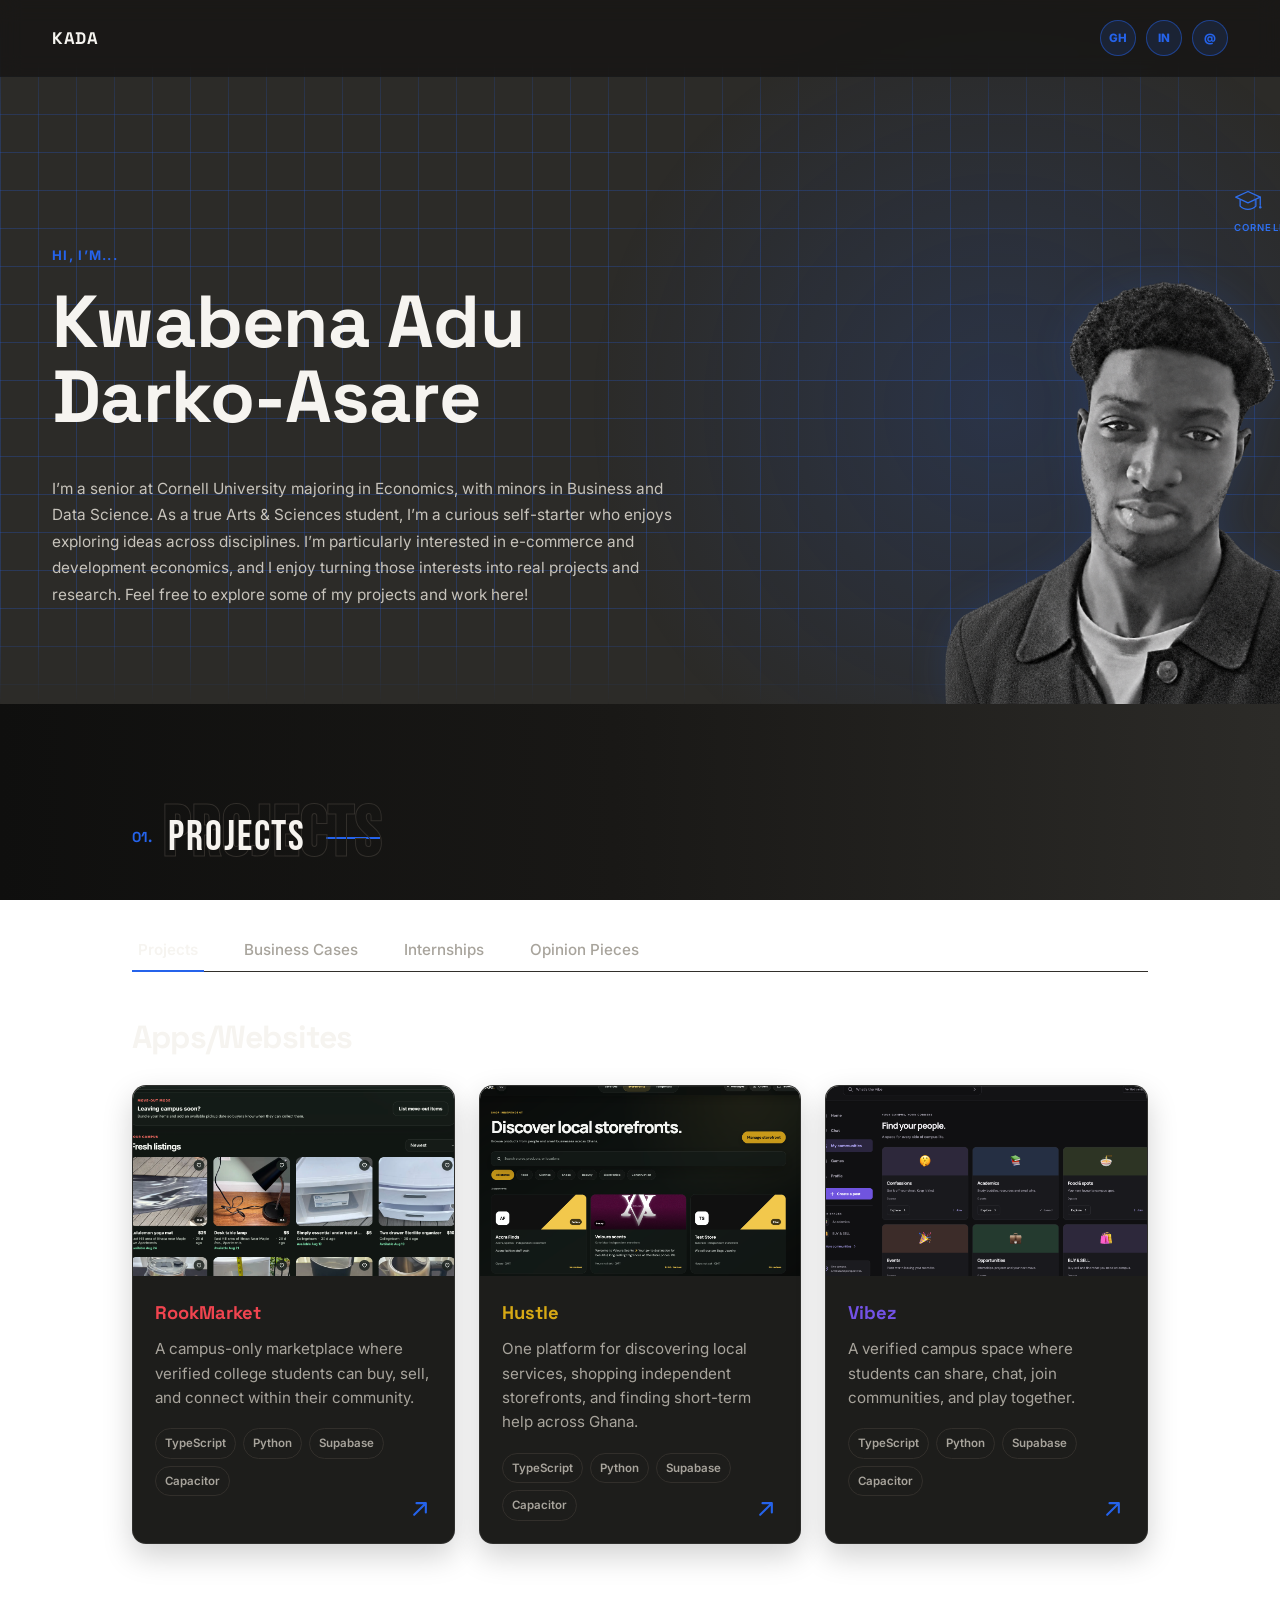
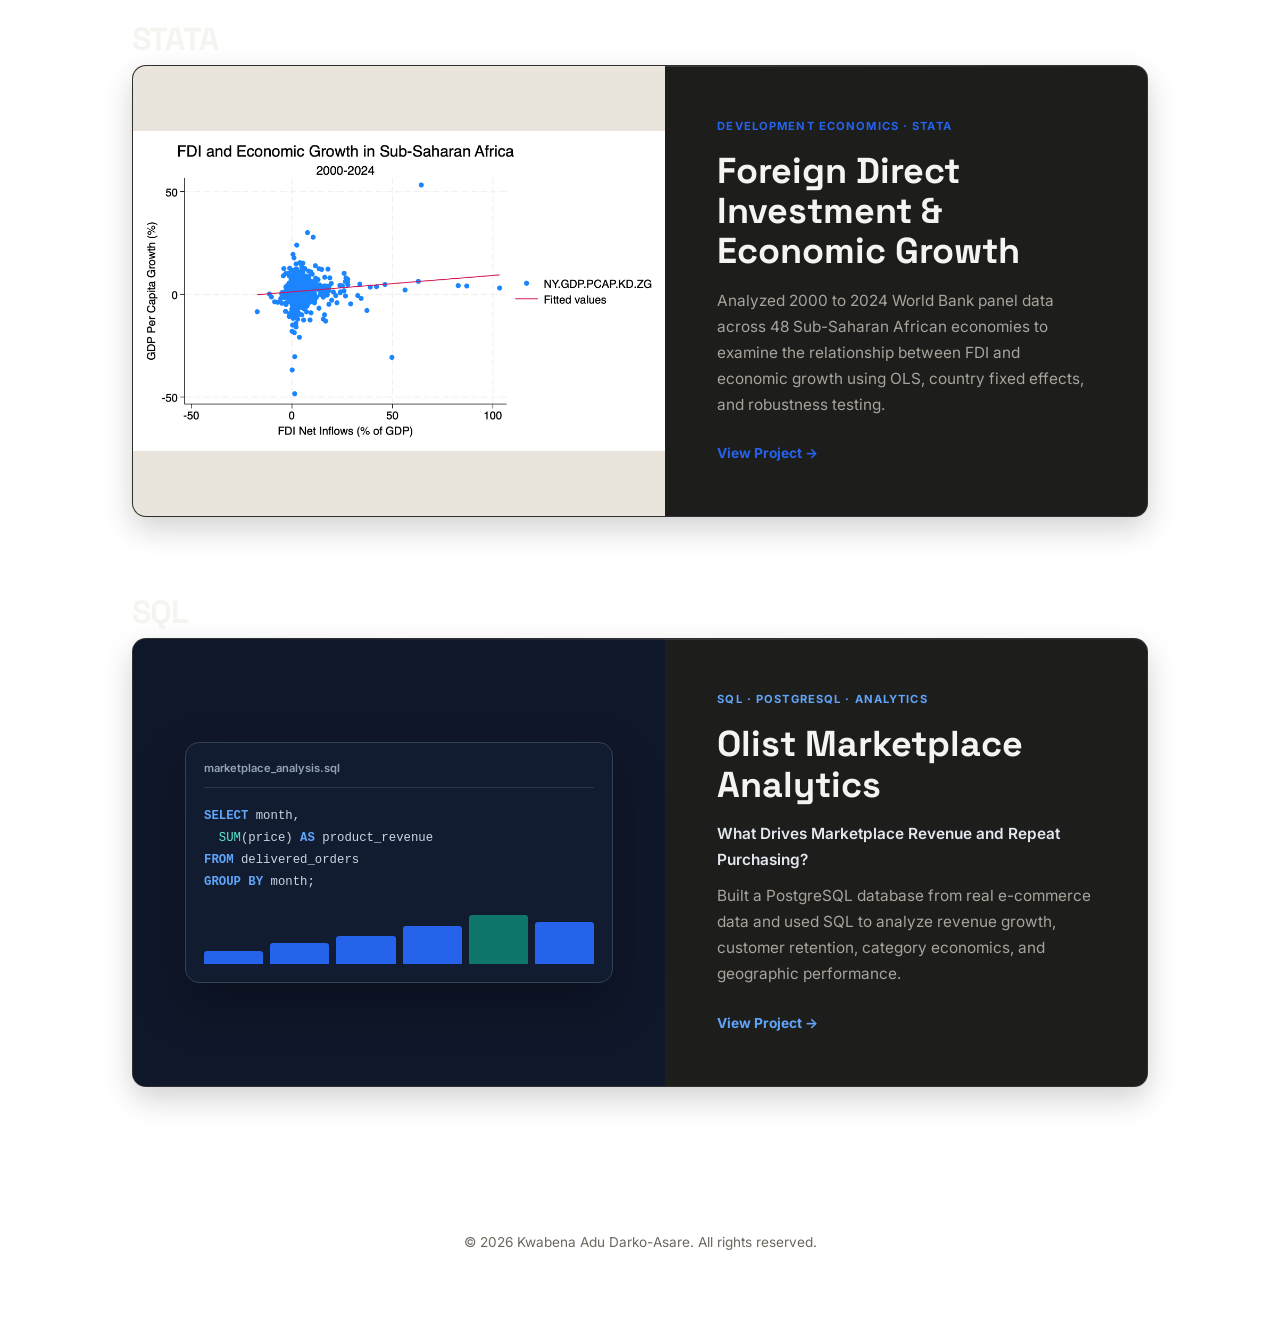
<file: index.html>
<!DOCTYPE html>
<html lang="en">
<head>
  <meta charset="UTF-8" />
  <meta name="viewport" content="width=device-width, initial-scale=1.0" />
  <title>Kwabena Adu Darko-Asare</title>
  <meta name="description" content="Portfolio of Kwabena Adu Darko-Asare — Senior at Cornell University studying Economics." />
  <link rel="preconnect" href="https://fonts.googleapis.com">
  <link rel="preconnect" href="https://fonts.gstatic.com" crossorigin>
  <link href="https://fonts.googleapis.com/css2?family=Bebas+Neue&amp;family=Space+Grotesk:wght@400;500;600;700&amp;family=Inter:wght@400;500;600;700&amp;display=swap" rel="stylesheet">
  <link rel="stylesheet" href="styles.css?v=20260925-46" />
</head>
<body>

  <header class="nav" id="nav">
    <div class="nav-inner">
      <a href="#top" class="logo">KADA</a>
      <div class="nav-social" aria-label="Social links">
        <a href="#" target="_blank" rel="noopener" aria-label="GitHub">GH</a>
        <a href="https://www.linkedin.com/in/kwabena-adu-darko-asare-a3a545286/" target="_blank" rel="noopener" aria-label="LinkedIn">IN</a>
        <a href="mailto:kdarkoasare@gmail.com" aria-label="Email">@</a>
      </div>
    </div>
  </header>

  <main>
    <!-- HERO -->
    <section class="hero" id="top">
      <span class="hero-light-sweep" aria-hidden="true"></span>
      <div class="hero-inner">
        <div class="hero-text">
          <p class="eyebrow">Hi, I’m...</p>
          <h1 class="hero-name"><span class="hero-name-line"><span>Kwabena Adu</span></span><span class="hero-name-line"><span>Darko-Asare</span></span></h1>
          <p class="hero-description">I’m a senior at Cornell University majoring in Economics, with minors in Business and Data Science. As a true Arts &amp; Sciences student, I’m a curious self-starter who enjoys exploring ideas across disciplines. I’m particularly interested in e-commerce and development economics, and I enjoy turning those interests into real projects and research. Feel free to explore some of my projects and work here!</p>
        </div>
        <div class="hero-photo-wrap">
          <div class="hero-graduation-note">
            <svg viewBox="0 0 32 28" width="28" height="28" aria-hidden="true" focusable="false">
              <path d="M2 8.5 16 2l14 6.5L16 15 2 8.5Z" />
              <path d="M7 11.5v7.2c2.4 2.5 5.4 3.7 9 3.7s6.6-1.2 9-3.7v-7.2" />
              <path d="M30 8.5v9.2" />
              <circle cx="30" cy="20" r="1.4" />
            </svg>
            <span>Cornell University</span>
          </div>
          <img class="hero-photo" src="assets/profile-photo-wide.png" alt="Kwabena Adu Darko-Asare" />
        </div>
      </div>
    </section>

    <!-- WORK (tabbed: Projects / Business Cases / Internships / Opinion Pieces) -->
    <section class="section" id="work">
      <div class="section-head reveal">
        <span class="section-num">01.</span>
        <h2 data-ghost="PROJECTS">PROJECTS</h2>
      </div>

      <div class="tab-bar reveal" role="tablist">
        <button class="tab-btn active" data-tab="projects" role="tab" aria-selected="true">Projects</button>
        <button class="tab-btn" data-tab="business" role="tab" aria-selected="false">Business Cases</button>
        <button class="tab-btn" data-tab="internships" role="tab" aria-selected="false">Internships</button>
        <button class="tab-btn" data-tab="opinions" role="tab" aria-selected="false">Opinion Pieces</button>
      </div>

      <div class="tab-panels">

        <!-- PROJECTS PANEL -->
        <div class="tab-panel active" id="panel-projects" role="tabpanel">
        <div class="project-group-heading">
          <h3>Apps/Websites</h3>
        </div>
          <div class="projects-grid">
            <a class="project-card project-card-featured" href="rookmarket.html">
              <div class="project-thumb project-thumb-image">
                <img src="assets/rookmarket-listings-dark.png" alt="RookMarket marketplace listings in dark mode" loading="lazy" />
              </div>
              <div class="project-body">
                <h3>RookMarket</h3>
                <p>A campus-only marketplace where verified college students can buy, sell, and connect within their community.</p>
                <div class="project-tech" aria-label="Technologies used">
                  <span>TypeScript</span>
                  <span>Python</span>
                  <span>Supabase</span>
                  <span>Capacitor</span>
                </div>
              </div>
              <span class="project-arrow" aria-hidden="true">
                <svg viewBox="0 0 24 24" focusable="false"><path d="M7 17 17 7M9 7h8v8" /></svg>
              </span>
            </a>

            <a class="project-card project-card-featured" href="hustle.html">
              <div class="project-thumb project-thumb-image project-thumb-hustle">
                <img src="assets/hustle-storefronts-dark.png" alt="Hustle local storefront marketplace in dark mode" loading="lazy" />
              </div>
              <div class="project-body">
                <h3>Hustle</h3>
                <p>One platform for discovering local services, shopping independent storefronts, and finding short-term help across Ghana.</p>
                <div class="project-tech" aria-label="Technologies used">
                  <span>TypeScript</span>
                  <span>Python</span>
                  <span>Supabase</span>
                  <span>Capacitor</span>
                </div>
              </div>
              <span class="project-arrow" aria-hidden="true">
                <svg viewBox="0 0 24 24" focusable="false"><path d="M7 17 17 7M9 7h8v8" /></svg>
              </span>
            </a>

            <a class="project-card project-card-featured" href="vibez.html">
              <div class="project-thumb project-thumb-image project-thumb-vibez">
                <img src="assets/vibez-communities-dark.png" alt="Vibez campus communities experience in dark mode" loading="lazy" />
              </div>
              <div class="project-body">
                <h3>Vibez</h3>
                <p>A verified campus space where students can share, chat, join communities, and play together.</p>
                <div class="project-tech" aria-label="Technologies used">
                  <span>TypeScript</span>
                  <span>Python</span>
                  <span>Supabase</span>
                  <span>Capacitor</span>
                </div>
              </div>
              <span class="project-arrow" aria-hidden="true">
                <svg viewBox="0 0 24 24" focusable="false"><path d="M7 17 17 7M9 7h8v8" /></svg>
              </span>
            </a>
          </div>
        <div class="project-group-heading project-group-heading-following">
          <h3>STATA</h3>
        </div>
        <a class="research-project-card" href="fdi-growth.html">
          <div class="research-project-visual">
            <img src="assets/research/fdi-growth-scatter.png" alt="Scatterplot of foreign direct investment and GDP per capita growth in Sub-Saharan Africa" loading="lazy" />
          </div>
          <div class="research-project-copy">
            <span class="project-kicker">Development Economics · Stata</span>
            <h3>Foreign Direct Investment &amp; Economic Growth</h3>
            <p>Analyzed 2000 to 2024 World Bank panel data across 48 Sub-Saharan African economies to examine the relationship between FDI and economic growth using OLS, country fixed effects, and robustness testing.</p>
            <span class="research-project-link">View Project <span aria-hidden="true">→</span></span>
          </div>
        </a>
        <div class="project-group-heading project-group-heading-following">
          <h3>SQL</h3>
        </div>
        <a class="research-project-card sql-project-card" href="olist-analytics.html">
          <div class="research-project-visual sql-project-visual" aria-hidden="true">
            <div class="sql-project-window">
              <span>marketplace_analysis.sql</span>
              <code><b>SELECT</b> month,<br />&nbsp;&nbsp;<em>SUM</em>(price) <b>AS</b> product_revenue<br /><b>FROM</b> delivered_orders<br /><b>GROUP BY</b> month;</code>
              <div class="sql-project-bars"><i></i><i></i><i></i><i></i><i></i><i></i></div>
            </div>
          </div>
          <div class="research-project-copy">
            <span class="project-kicker">SQL · PostgreSQL · Analytics</span>
            <h3>Olist Marketplace Analytics</h3>
            <p class="sql-project-question">What Drives Marketplace Revenue and Repeat Purchasing?</p>
            <p>Built a PostgreSQL database from real e-commerce data and used SQL to analyze revenue growth, customer retention, category economics, and geographic performance.</p>
            <span class="research-project-link">View Project <span aria-hidden="true">→</span></span>
          </div>
        </a>
        </div>

        <!-- INTERNSHIPS PANEL -->
        <div class="tab-panel" id="panel-internships" role="tabpanel" hidden>
          <div class="entry-list">
            <article class="entry-card internship-card">
              <div class="internship-copy">
                <div class="entry-head">
                  <h3>KPMG INTERNATIONAL (GHANA)</h3>
                </div>
                <p class="internship-role">Associate Consulting Intern · Summer 2025</p>
              </div>
              <div class="internship-gallery" aria-label="Photos from my KPMG internship">
                <figure class="internship-photo internship-photo-featured">
                  <img src="assets/kpmg-office.jpg" alt="Kwabena working at his desk during his KPMG internship" loading="lazy" />
                </figure>
                <figure class="internship-photo">
                  <img src="assets/kpmg-work.jpg" alt="Laptop displaying KPMG training materials" loading="lazy" />
                </figure>
                <figure class="internship-photo internship-photo-portrait">
                  <img src="assets/kpmg-portrait.jpg" alt="Kwabena wearing his KPMG lanyard at the office" loading="lazy" />
                </figure>
              </div>
            </article>

            <article class="entry-card internship-card ebid-internship-card">
              <div class="internship-copy">
                <div class="entry-head">
                  <h3>ECOWAS BANK FOR INVESTMENT AND DEVELOPMENT (EBID)</h3>
                </div>
                <p class="internship-role">Summer Analyst · Summer 2025</p>
              </div>
              <div class="ebid-showcase">
                <div class="internship-gallery ebid-gallery" aria-label="Photos from my internship at the ECOWAS Bank for Investment and Development">
                  <figure class="internship-photo internship-photo-featured">
                    <img src="assets/ebid-headquarters.jpg" alt="ECOWAS Bank for Investment and Development headquarters" loading="lazy" />
                  </figure>
                  <figure class="internship-photo">
                    <img src="assets/ebid-workspace.jpg" alt="Research and analysis workspace during my EBID internship" loading="lazy" />
                  </figure>
                  <figure class="internship-photo internship-photo-portrait ebid-portrait">
                    <img src="assets/ebid-portrait.jpg" alt="Kwabena at the ECOWAS Bank for Investment and Development headquarters" loading="lazy" />
                  </figure>
                </div>
                <section class="ebid-report" aria-labelledby="ebid-report-title">
                  <div class="ebid-report-head">
                    <div>
                      <span class="entry-kicker">Internship report</span>
                      <h4 id="ebid-report-title">Development Challenges in West Africa</h4>
                    </div>
                    <a href="assets/research/development-challenges-west-africa.pdf" target="_blank" rel="noopener">Open full report <span aria-hidden="true">↗</span></a>
                  </div>
                  <iframe
                    src="assets/research/development-challenges-west-africa.pdf#view=FitH"
                    title="Development Challenges in West Africa report"
                    loading="lazy"
                  ></iframe>
                </section>
              </div>
            </article>
          </div>
        </div>

        <!-- OPINION PIECES PANEL -->
        <div class="tab-panel" id="panel-opinions" role="tabpanel" hidden>
          <a class="opinion-card" href="education-as-economic-infrastructure.html">
            <div class="opinion-card-visual" aria-hidden="true">
              <span class="opinion-card-label">World Bank · FY2025</span>
              <strong>5.5%</strong>
              <span class="opinion-card-caption">of IBRD + IDA commitments classified as education</span>
              <div class="opinion-card-bars">
                <i class="opinion-card-bar opinion-card-bar-education"></i>
                <i class="opinion-card-bar opinion-card-bar-infrastructure"></i>
              </div>
            </div>
            <div class="opinion-card-copy">
              <span class="project-kicker">Opinion · Development Economics</span>
              <h3>Why the World Bank should treat education as economic infrastructure</h3>
              <p>Roads, ports and power grids create possibilities. Human capital determines how fully economies can use them.</p>
              <span class="opinion-card-meta">By Kwabena Adu Darko-Asare · September 2026</span>
              <span class="research-project-link">Read Opinion <span aria-hidden="true">→</span></span>
            </div>
          </a>
        </div>

        <!-- BUSINESS CASES PANEL -->
        <div class="tab-panel" id="panel-business" role="tabpanel" hidden>
          <div class="business-cases-grid">
            <a class="business-case-card" href="netflix-sports.html">
              <div class="business-case-visual" aria-hidden="true">
                <span class="business-case-mark">N</span>
                <span class="business-case-signal business-case-signal-one"></span>
                <span class="business-case-signal business-case-signal-two"></span>
                <span class="business-case-signal business-case-signal-three"></span>
              </div>
              <div class="business-case-copy">
                <span class="project-kicker">Streaming Strategy · Pricing</span>
                <h3>Netflix Sports Strategy</h3>
                <p class="business-case-question">Should Netflix launch a dedicated sports subscription?</p>
                <p>Evaluated Netflix's growing live-sports strategy through competitor pricing, product positioning, advertising economics, and cannibalization risk.</p>
                <div class="project-tech" aria-label="Business case topics">
                  <span>Strategy</span>
                  <span>Pricing</span>
                  <span>Competitive Analysis</span>
                  <span>Growth</span>
                </div>
                <span class="research-project-link">View Case Study <span aria-hidden="true">→</span></span>
              </div>
            </a>
            <a class="business-case-card business-case-card-ma" href="doordash-instacart.html">
              <div class="business-case-visual business-case-visual-ma" aria-hidden="true">
                <span class="ma-brand ma-brand-doordash">D</span>
                <span class="ma-combine">×</span>
                <span class="ma-brand ma-brand-instacart">I</span>
              </div>
              <div class="business-case-copy">
                <span class="project-kicker">M&amp;A · Valuation · Strategy</span>
                <h3>DoorDash × Instacart</h3>
                <p class="business-case-question">Should DoorDash acquire Instacart?</p>
                <p>Evaluated a hypothetical acquisition through strategic fit, transaction valuation, synergy modeling, precedent analysis, and acquisition-premium sensitivity.</p>
                <div class="project-tech" aria-label="Business case topics">
                  <span>M&amp;A</span>
                  <span>Valuation</span>
                  <span>Financial Modeling</span>
                  <span>Strategy</span>
                </div>
                <span class="research-project-link">View Case Study <span aria-hidden="true">→</span></span>
              </div>
            </a>
          </div>
        </div>

      </div>
    </section>

  </main>

  <footer class="footer">
    <p>&copy; <span id="year"></span> Kwabena Adu Darko-Asare. All rights reserved.</p>
  </footer>

  <script src="script.js?v=20260921-3"></script>
</body>
</html>
</file>
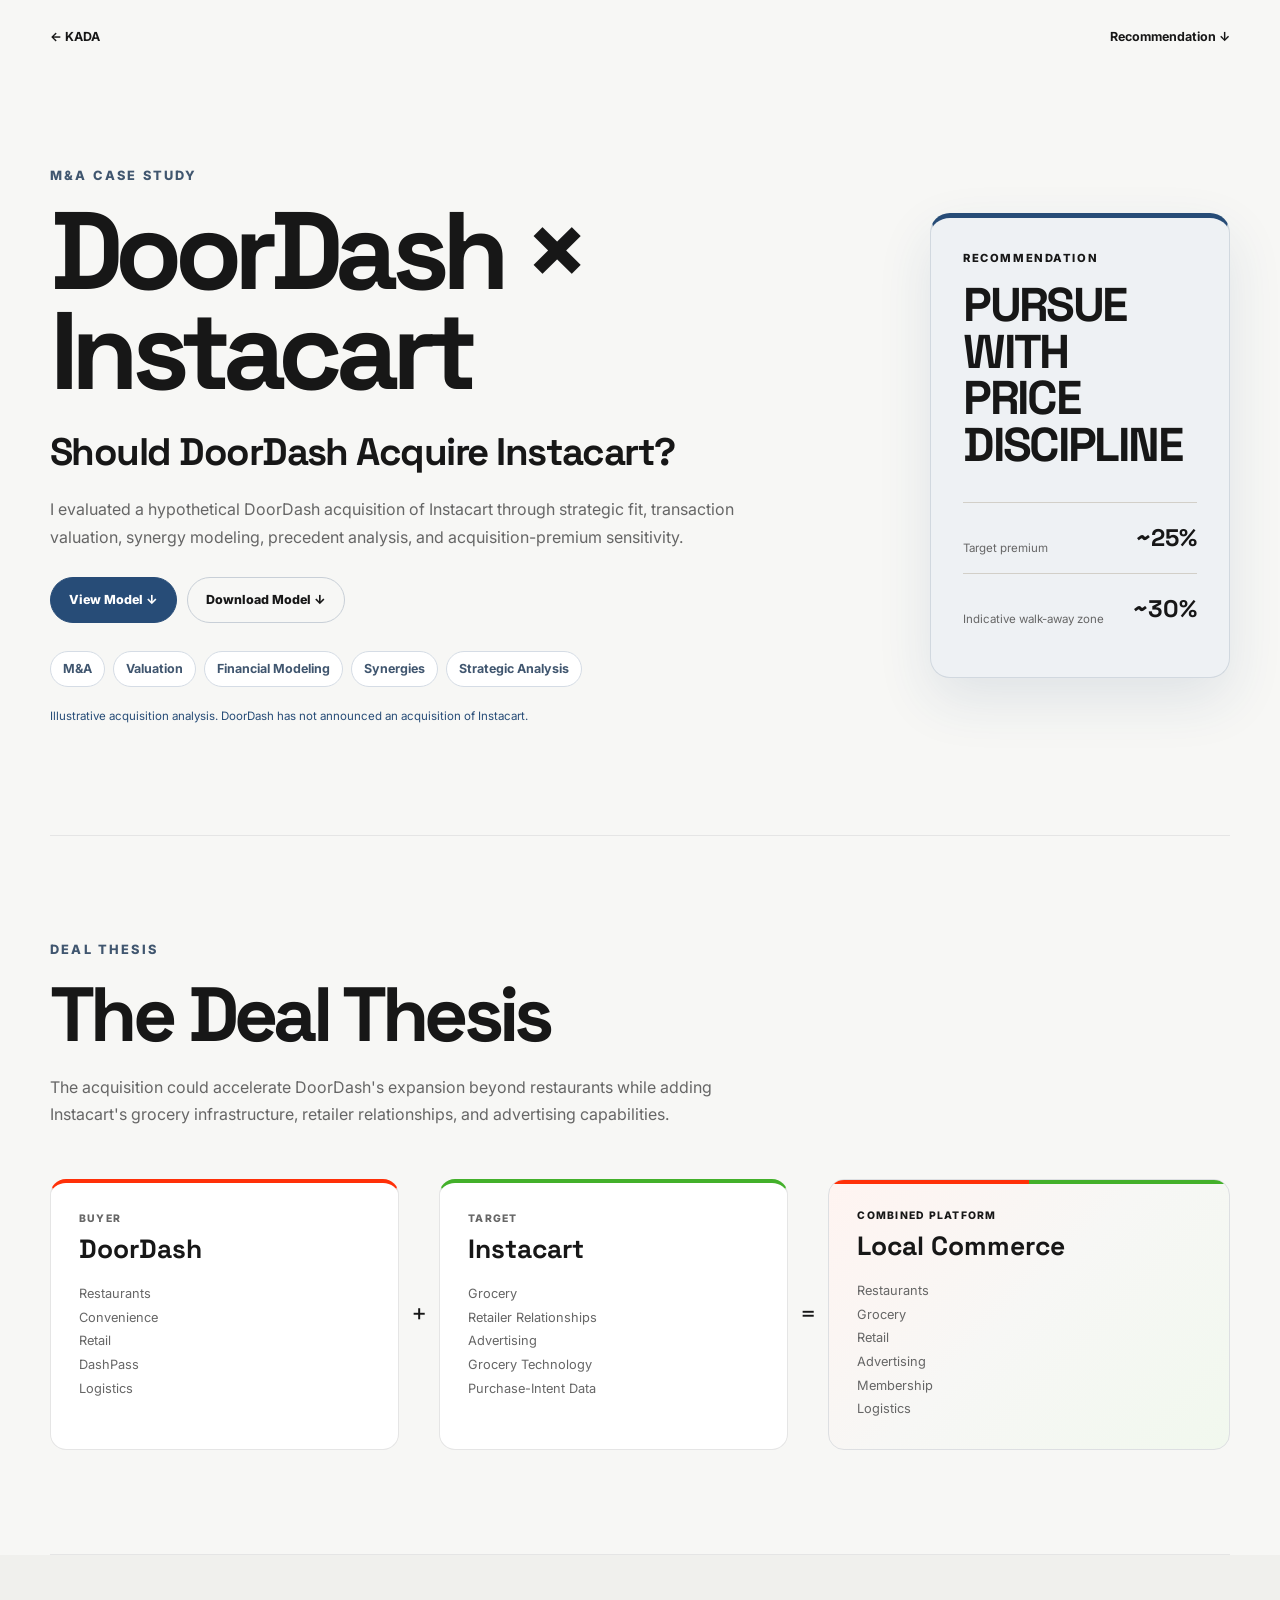
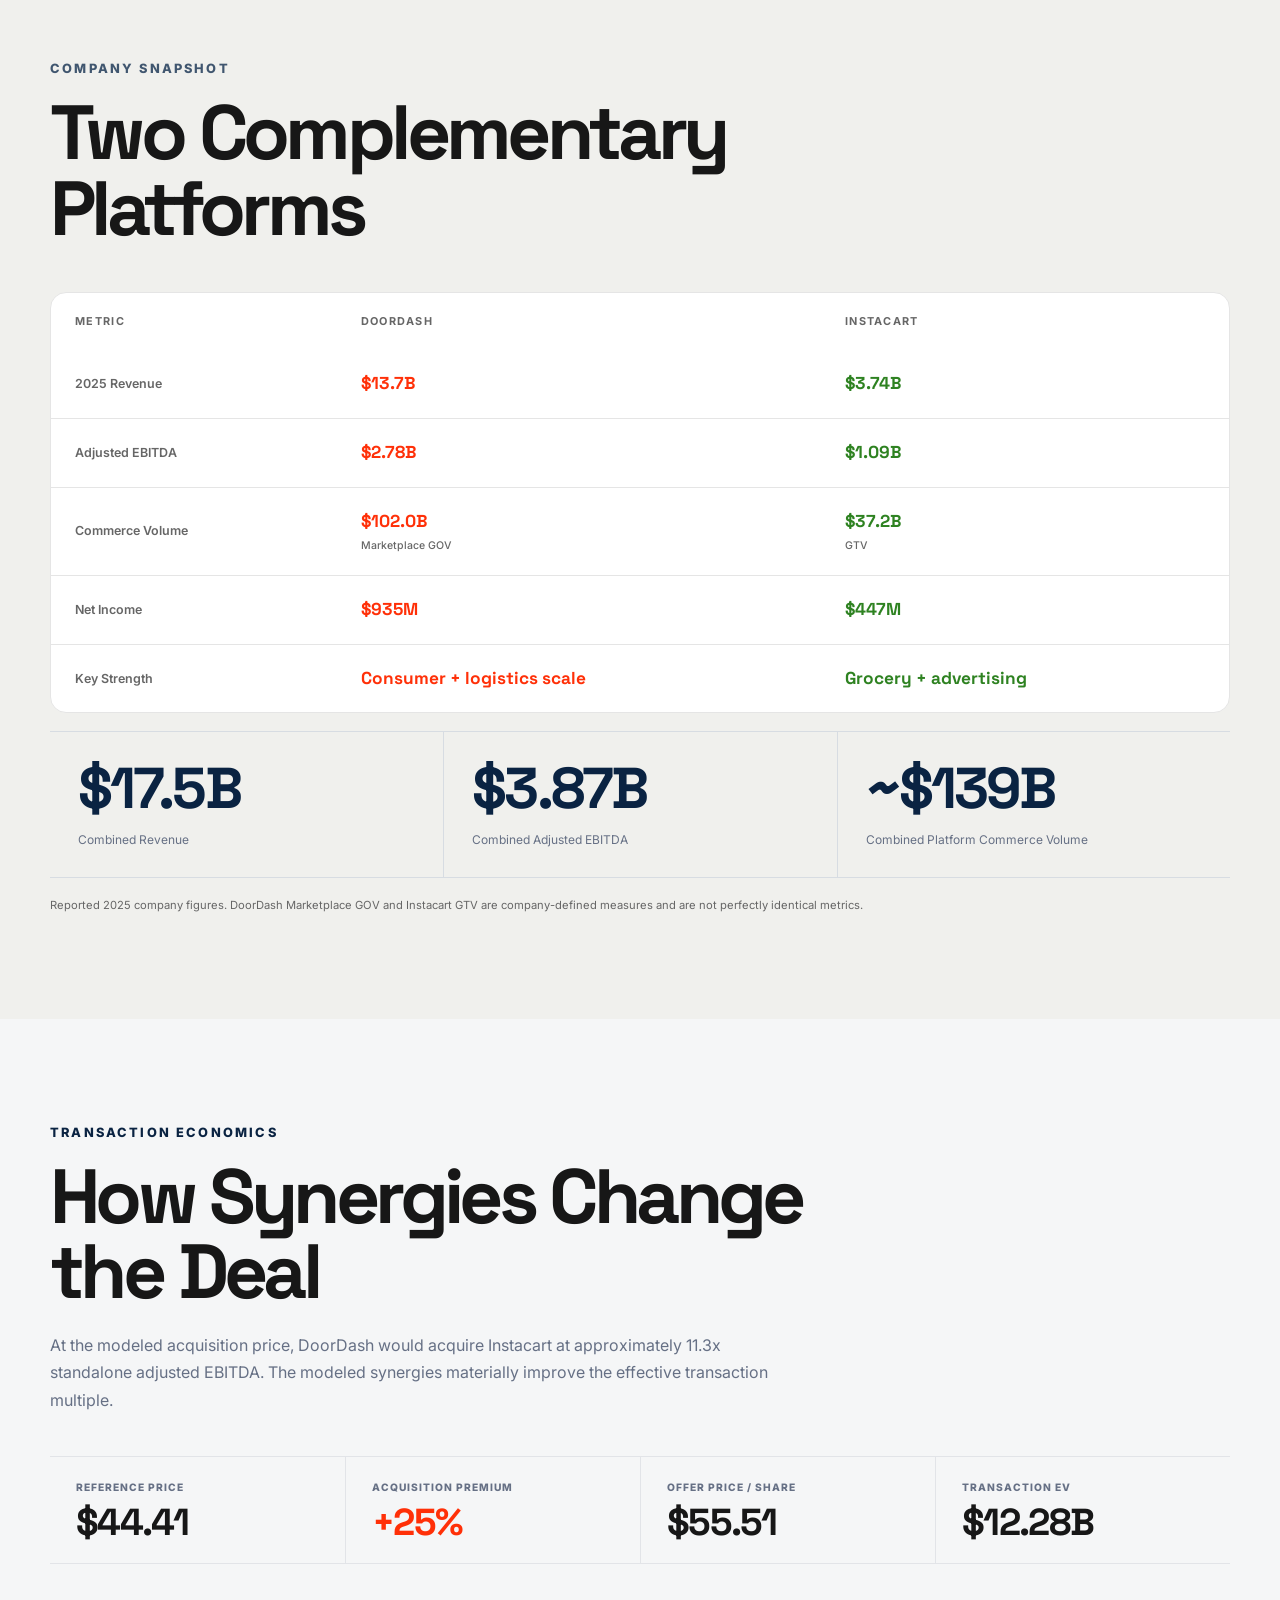
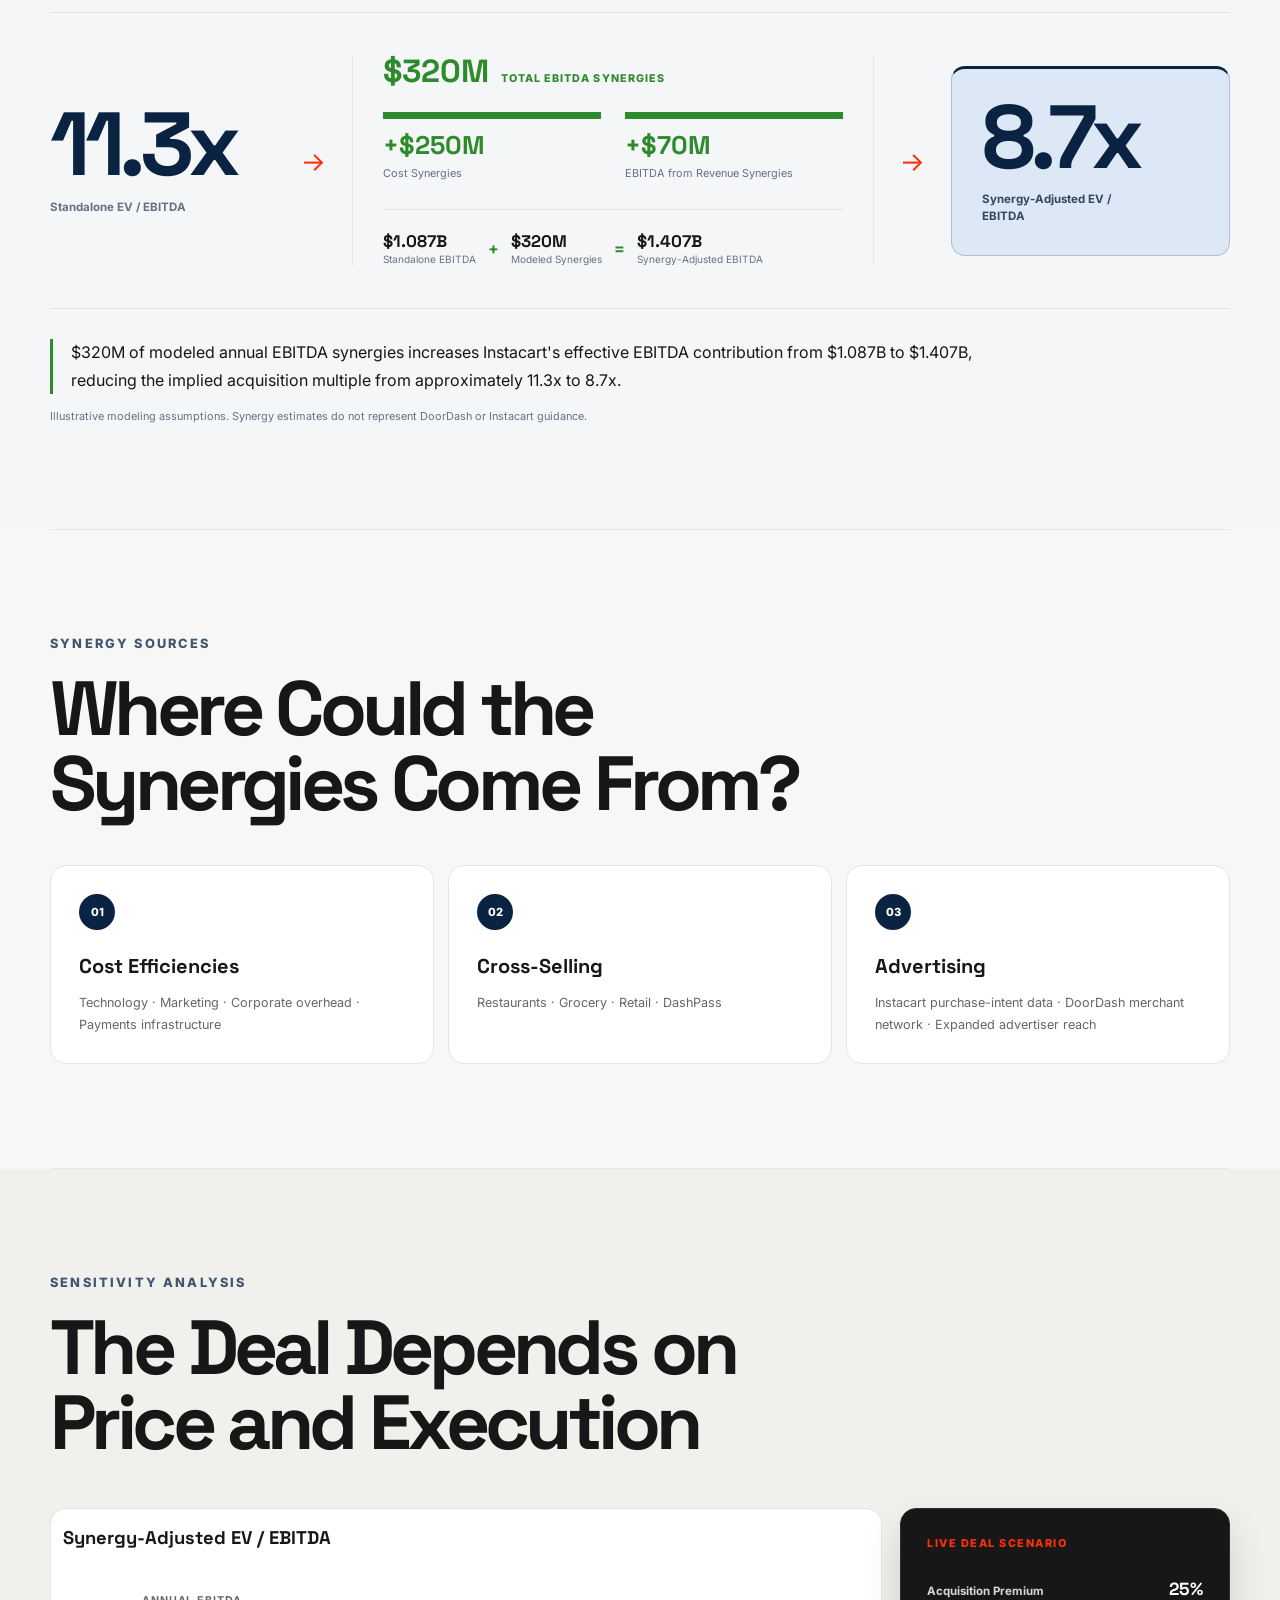
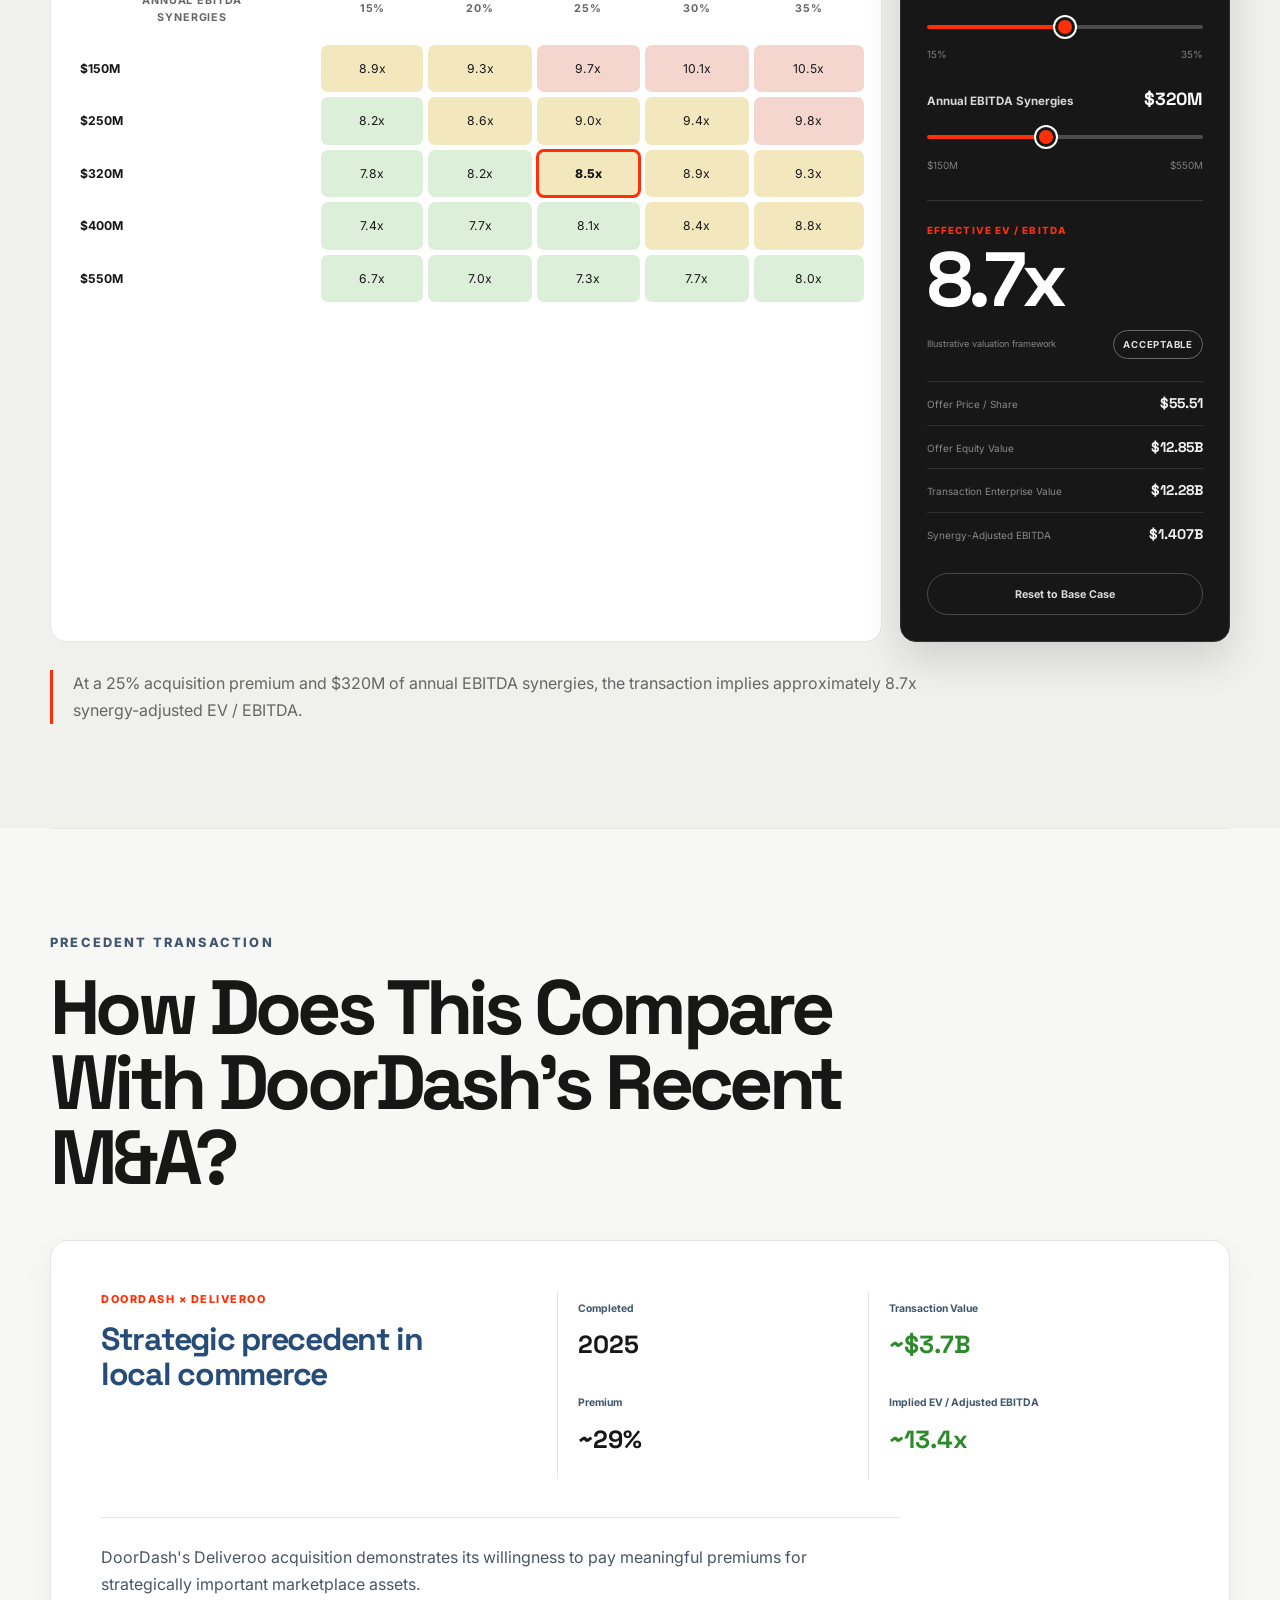
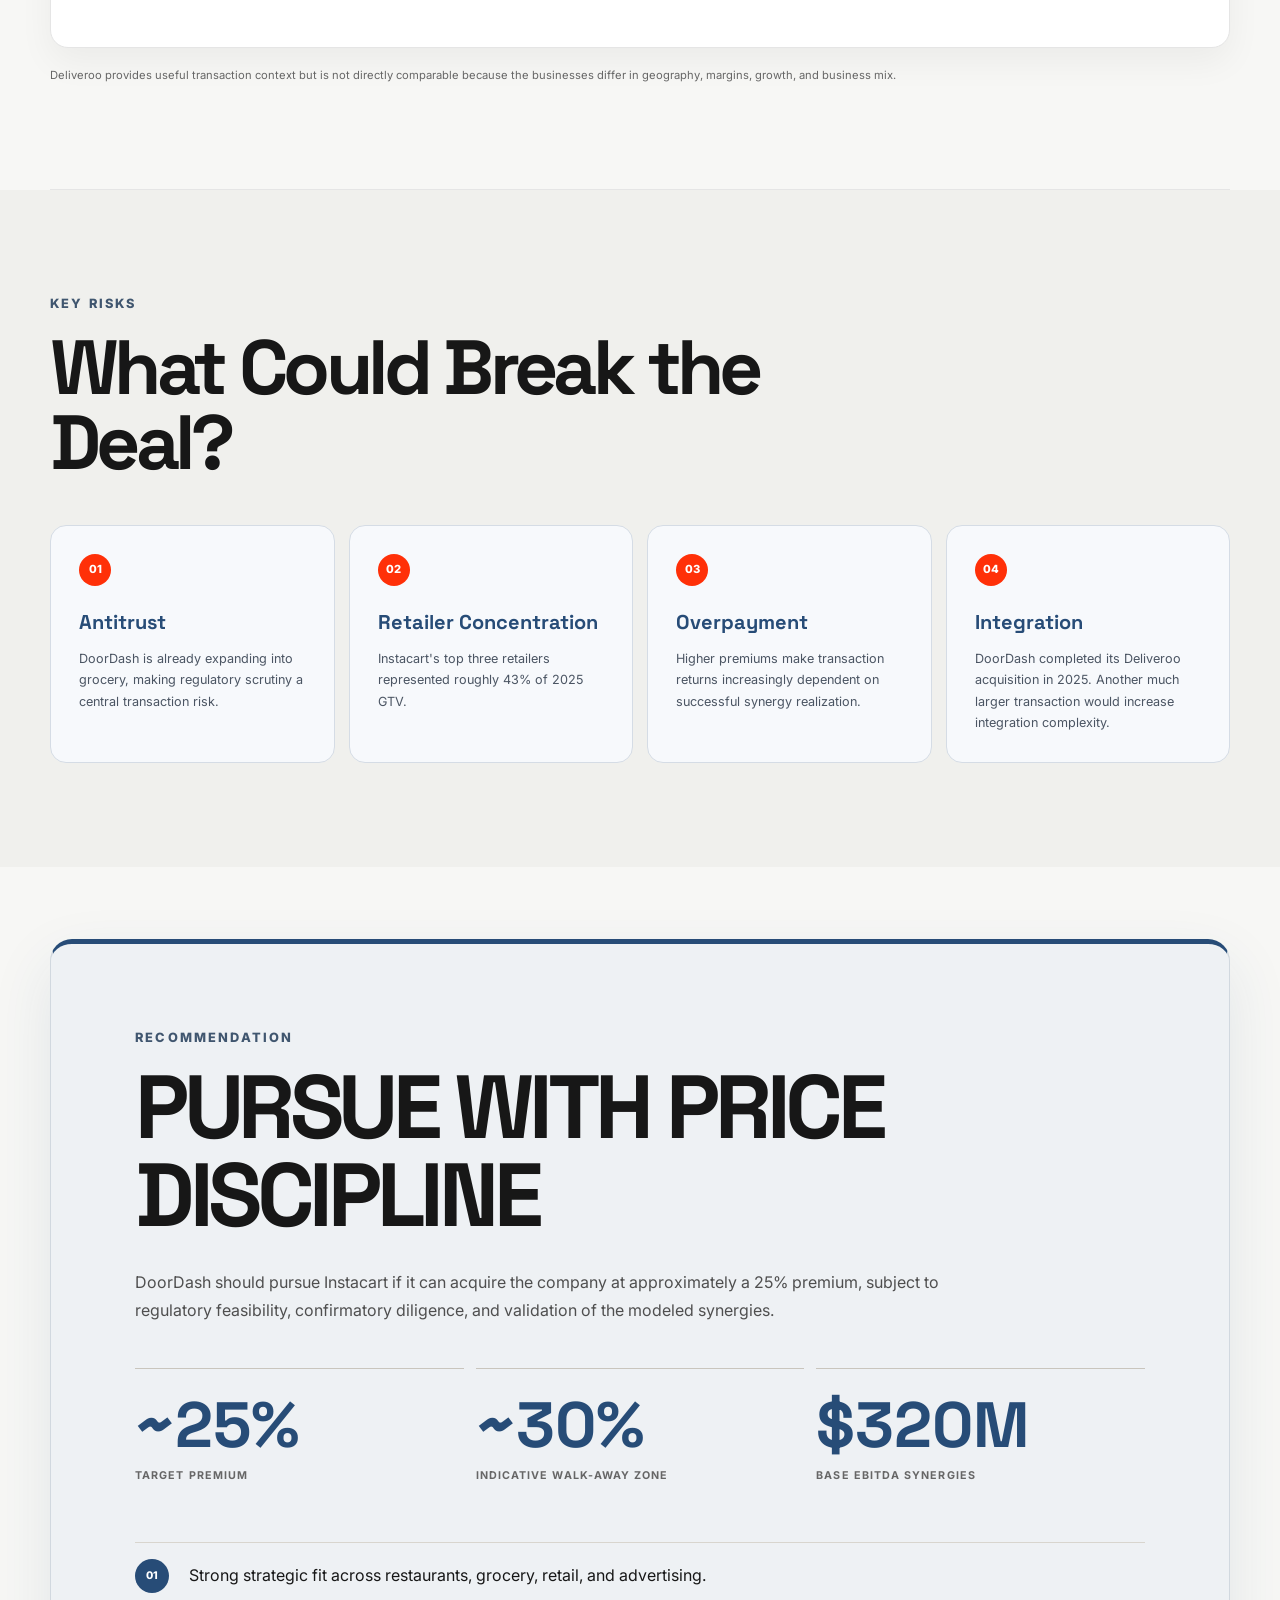
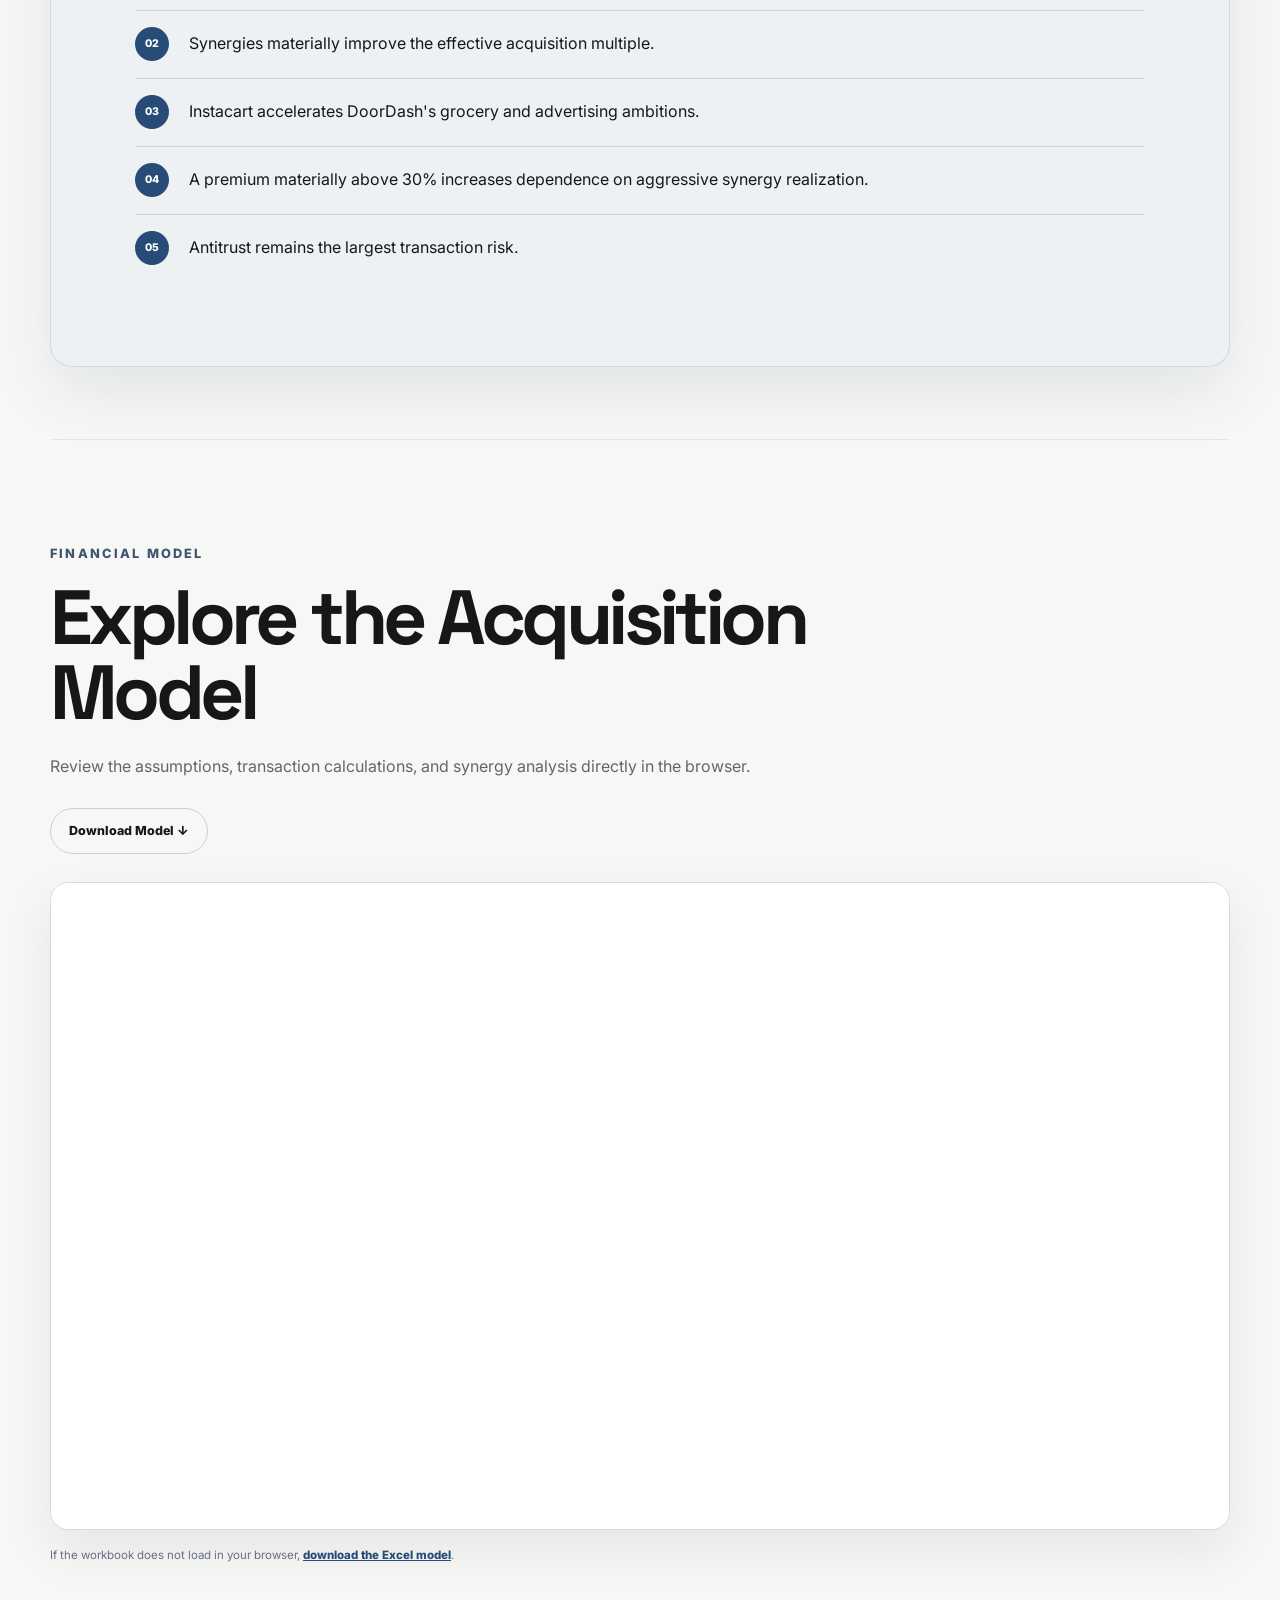
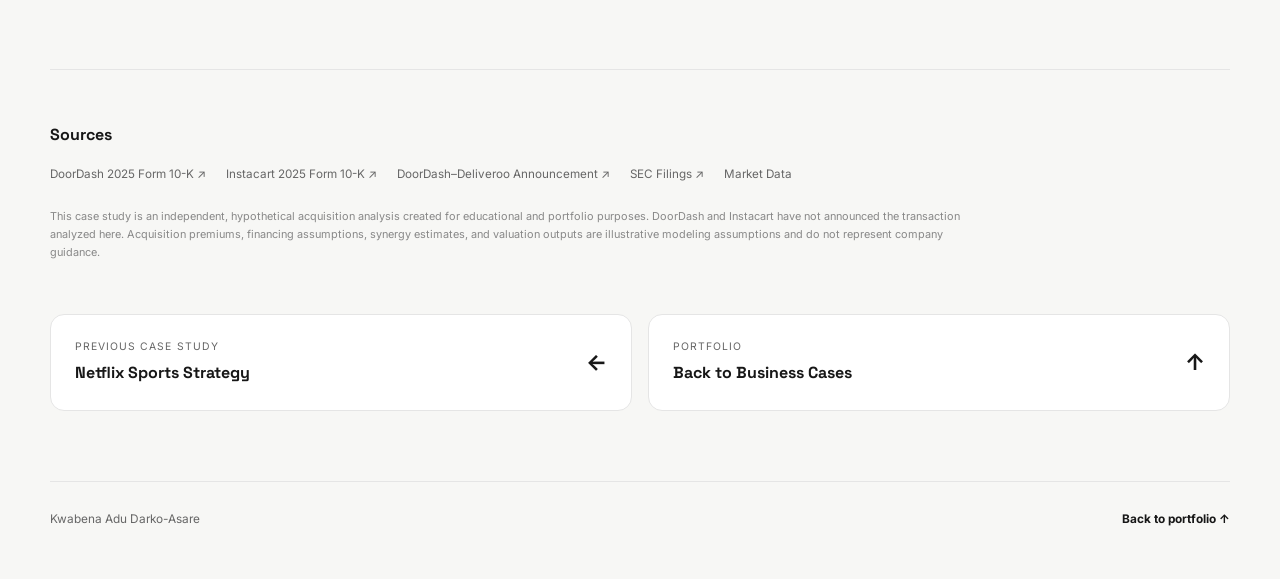
<file: doordash-instacart.html>
<!DOCTYPE html>
<html lang="en">
<head>
  <meta charset="UTF-8" />
  <meta name="viewport" content="width=device-width, initial-scale=1.0" />
  <title>DoorDash × Instacart M&amp;A Case — Kwabena Adu Darko-Asare</title>
  <meta name="description" content="A hypothetical M&amp;A analysis evaluating whether DoorDash should acquire Instacart." />
  <link rel="preconnect" href="https://fonts.googleapis.com">
  <link rel="preconnect" href="https://fonts.gstatic.com" crossorigin>
  <link href="https://fonts.googleapis.com/css2?family=Space+Grotesk:wght@400;500;600;700&amp;family=Inter:wght@400;500;600;700&amp;display=swap" rel="stylesheet">
  <link rel="stylesheet" href="styles.css?v=20260922-33" />
  <link rel="stylesheet" href="ma-case.css?v=20260923-17" />
</head>
<body class="ma-case-page">
  <header class="ma-nav">
    <a href="index.html#work" aria-label="Back to portfolio">← <span>KADA</span></a>
    <a href="#recommendation">Recommendation ↓</a>
  </header>

  <main>
    <section class="ma-hero">
      <div class="ma-hero-main">
        <p class="ma-eyebrow">M&amp;A Case Study</p>
        <h1>DoorDash <span>×</span> Instacart</h1>
        <h2>Should DoorDash Acquire Instacart?</h2>
        <p class="ma-lede">I evaluated a hypothetical DoorDash acquisition of Instacart through strategic fit, transaction valuation, synergy modeling, precedent analysis, and acquisition-premium sensitivity.</p>
        <div class="ma-hero-actions" aria-label="Acquisition model actions">
          <a class="ma-button ma-button-primary" href="#model">View Model ↓</a>
          <a class="ma-button" href="assets/DoorDash_Instacart_Acquisition_Model.xlsx" download>Download Model ↓</a>
        </div>
        <div class="ma-tags" aria-label="Case study skills"><span>M&amp;A</span><span>Valuation</span><span>Financial Modeling</span><span>Synergies</span><span>Strategic Analysis</span></div>
        <p class="ma-disclosure">Illustrative acquisition analysis. DoorDash has not announced an acquisition of Instacart.</p>
      </div>
      <aside class="ma-verdict" aria-label="Recommendation summary">
        <p>Recommendation</p>
        <strong>Pursue with<br />price discipline</strong>
        <dl><div><dt>Target premium</dt><dd>~25%</dd></div><div><dt>Indicative walk-away zone</dt><dd>~30%</dd></div></dl>
      </aside>
    </section>

    <section class="ma-section" id="thesis">
      <div class="ma-heading"><p class="ma-eyebrow">Deal Thesis</p><h2>The Deal Thesis</h2><p>The acquisition could accelerate DoorDash's expansion beyond restaurants while adding Instacart's grocery infrastructure, retailer relationships, and advertising capabilities.</p></div>
      <div class="combination-diagram" aria-label="DoorDash plus Instacart creates a local commerce platform">
        <article class="company-block company-block-dash"><p>Buyer</p><h3>DoorDash</h3><ul><li>Restaurants</li><li>Convenience</li><li>Retail</li><li>DashPass</li><li>Logistics</li></ul></article>
        <span class="deal-operator" aria-hidden="true">+</span>
        <article class="company-block company-block-cart"><p>Target</p><h3>Instacart</h3><ul><li>Grocery</li><li>Retailer Relationships</li><li>Advertising</li><li>Grocery Technology</li><li>Purchase-Intent Data</li></ul></article>
        <span class="deal-operator" aria-hidden="true">=</span>
        <article class="company-block company-block-combined"><p>Combined Platform</p><h3>Local Commerce</h3><ul><li>Restaurants</li><li>Grocery</li><li>Retail</li><li>Advertising</li><li>Membership</li><li>Logistics</li></ul></article>
      </div>
    </section>

    <section class="ma-section ma-section-tint" id="snapshot">
      <div class="ma-heading"><p class="ma-eyebrow">Company Snapshot</p><h2>Two Complementary Platforms</h2></div>
      <div class="table-scroll">
        <table class="company-table">
          <caption class="sr-only">2025 DoorDash and Instacart financial comparison</caption>
          <thead><tr><th scope="col">Metric</th><th scope="col">DoorDash</th><th scope="col">Instacart</th></tr></thead>
          <tbody>
            <tr><th scope="row">2025 Revenue</th><td>$13.7B</td><td>$3.74B</td></tr>
            <tr><th scope="row">Adjusted EBITDA</th><td>$2.78B</td><td>$1.09B</td></tr>
            <tr><th scope="row">Commerce Volume</th><td>$102.0B <small>Marketplace GOV</small></td><td>$37.2B <small>GTV</small></td></tr>
            <tr><th scope="row">Net Income</th><td>$935M</td><td>$447M</td></tr>
            <tr><th scope="row">Key Strength</th><td>Consumer + logistics scale</td><td>Grocery + advertising</td></tr>
          </tbody>
        </table>
      </div>
      <div class="combined-metrics"><article><strong>$17.5B</strong><span>Combined Revenue</span></article><article><strong>$3.87B</strong><span>Combined Adjusted EBITDA</span></article><article><strong>~$139B</strong><span>Combined Platform Commerce Volume</span></article></div>
      <p class="ma-note">Reported 2025 company figures. DoorDash Marketplace GOV and Instacart GTV are company-defined measures and are not perfectly identical metrics.</p>
    </section>

    <section class="ma-section transaction-economics" id="transaction">
      <div class="ma-heading"><p class="ma-eyebrow">Transaction Economics</p><h2>How Synergies Change the Deal</h2><p>At the modeled acquisition price, DoorDash would acquire Instacart at approximately 11.3x standalone adjusted EBITDA. The modeled synergies materially improve the effective transaction multiple.</p></div>

      <dl class="transaction-strip" aria-label="Illustrative transaction assumptions">
        <div><dt>Reference Price</dt><dd>$44.41</dd></div>
        <div class="transaction-strip-premium"><dt>Acquisition Premium</dt><dd>+25%</dd></div>
        <div><dt>Offer Price / Share</dt><dd>$55.51</dd></div>
        <div><dt>Transaction EV</dt><dd>$12.28B</dd></div>
      </dl>

      <div class="valuation-visual" aria-label="Synergies increase EBITDA from 1.087 billion dollars to 1.407 billion dollars and reduce the implied acquisition multiple from 11.3 times to 8.7 times">
        <div class="valuation-multiple valuation-start"><strong>11.3x</strong><span>Standalone EV / EBITDA</span></div>
        <span class="valuation-arrow" aria-hidden="true">→</span>
        <div class="valuation-synergies">
          <p><strong>$320M</strong><span>Total EBITDA Synergies</span></p>
          <div class="synergy-contributions">
            <div><strong>+$250M</strong><span>Cost Synergies</span></div>
            <div><strong>+$70M</strong><span>EBITDA from Revenue Synergies</span></div>
          </div>
          <div class="ebitda-logic" aria-label="Standalone EBITDA plus modeled synergies equals synergy-adjusted EBITDA">
            <span><strong>$1.087B</strong>Standalone EBITDA</span><b>+</b><span><strong>$320M</strong>Modeled Synergies</span><b>=</b><span><strong>$1.407B</strong>Synergy-Adjusted EBITDA</span>
          </div>
        </div>
        <span class="valuation-arrow" aria-hidden="true">→</span>
        <div class="valuation-multiple valuation-result"><strong>8.7x</strong><span>Synergy-Adjusted EV / EBITDA</span></div>
      </div>

      <p class="valuation-takeaway">$320M of modeled annual EBITDA synergies increases Instacart's effective EBITDA contribution from $1.087B to $1.407B, reducing the implied acquisition multiple from approximately 11.3x to 8.7x.</p>
      <p class="valuation-disclosure">Illustrative modeling assumptions. Synergy estimates do not represent DoorDash or Instacart guidance.</p>
    </section>

    <section class="ma-section" id="synergies">
      <div class="ma-heading"><p class="ma-eyebrow">Synergy Sources</p><h2>Where Could the Synergies Come From?</h2></div>
      <div class="synergy-cards">
        <article><span>01</span><h3>Cost Efficiencies</h3><p>Technology · Marketing · Corporate overhead · Payments infrastructure</p></article>
        <article><span>02</span><h3>Cross-Selling</h3><p>Restaurants · Grocery · Retail · DashPass</p></article>
        <article><span>03</span><h3>Advertising</h3><p>Instacart purchase-intent data · DoorDash merchant network · Expanded advertiser reach</p></article>
      </div>
    </section>

    <section class="ma-section ma-section-tint" id="sensitivity">
      <div class="ma-heading"><p class="ma-eyebrow">Sensitivity Analysis</p><h2>The Deal Depends on Price and Execution</h2></div>
      <div class="sensitivity-layout">
        <div class="table-scroll sensitivity-scroll">
          <table class="sensitivity-table">
            <caption>Synergy-Adjusted EV / EBITDA</caption>
            <thead><tr><th scope="col">Annual EBITDA<br />Synergies</th><th scope="col">15%</th><th scope="col">20%</th><th scope="col">25%</th><th scope="col">30%</th><th scope="col">35%</th></tr></thead>
            <tbody>
              <tr><th scope="row">$150M</th><td class="heat-mid" data-premium="15" data-synergy="150">8.9x</td><td class="heat-mid" data-premium="20" data-synergy="150">9.3x</td><td class="heat-high" data-premium="25" data-synergy="150">9.7x</td><td class="heat-high" data-premium="30" data-synergy="150">10.1x</td><td class="heat-high" data-premium="35" data-synergy="150">10.5x</td></tr>
              <tr><th scope="row">$250M</th><td class="heat-low" data-premium="15" data-synergy="250">8.2x</td><td class="heat-mid" data-premium="20" data-synergy="250">8.6x</td><td class="heat-mid" data-premium="25" data-synergy="250">9.0x</td><td class="heat-mid" data-premium="30" data-synergy="250">9.4x</td><td class="heat-high" data-premium="35" data-synergy="250">9.8x</td></tr>
              <tr><th scope="row">$320M</th><td class="heat-low" data-premium="15" data-synergy="320">7.8x</td><td class="heat-low" data-premium="20" data-synergy="320">8.2x</td><td class="heat-mid selected-cell" data-premium="25" data-synergy="320" aria-current="true">8.5x</td><td class="heat-mid" data-premium="30" data-synergy="320">8.9x</td><td class="heat-mid" data-premium="35" data-synergy="320">9.3x</td></tr>
              <tr><th scope="row">$400M</th><td class="heat-low" data-premium="15" data-synergy="400">7.4x</td><td class="heat-low" data-premium="20" data-synergy="400">7.7x</td><td class="heat-low" data-premium="25" data-synergy="400">8.1x</td><td class="heat-mid" data-premium="30" data-synergy="400">8.4x</td><td class="heat-mid" data-premium="35" data-synergy="400">8.8x</td></tr>
              <tr><th scope="row">$550M</th><td class="heat-low" data-premium="15" data-synergy="550">6.7x</td><td class="heat-low" data-premium="20" data-synergy="550">7.0x</td><td class="heat-low" data-premium="25" data-synergy="550">7.3x</td><td class="heat-low" data-premium="30" data-synergy="550">7.7x</td><td class="heat-low" data-premium="35" data-synergy="550">8.0x</td></tr>
            </tbody>
          </table>
        </div>
        <aside class="live-scenario" aria-labelledby="live-scenario-heading">
          <p class="live-scenario-label" id="live-scenario-heading">Live Deal Scenario</p>
          <div class="scenario-control">
            <div class="scenario-control-head"><label for="premium-slider">Acquisition Premium</label><output id="premium-value" for="premium-slider">25%</output></div>
            <input id="premium-slider" type="range" min="15" max="35" step="1" value="25" aria-valuemin="15" aria-valuemax="35" aria-valuenow="25" />
            <div class="range-limits"><span>15%</span><span>35%</span></div>
          </div>
          <div class="scenario-control">
            <div class="scenario-control-head"><label for="synergy-slider">Annual EBITDA Synergies</label><output id="synergy-value" for="synergy-slider">$320M</output></div>
            <input id="synergy-slider" type="range" min="150" max="550" step="10" value="320" aria-valuemin="150" aria-valuemax="550" aria-valuenow="320" />
            <div class="range-limits"><span>$150M</span><span>$550M</span></div>
          </div>
          <div class="scenario-results" aria-live="polite" aria-atomic="true">
            <div class="scenario-primary"><span>Effective EV / EBITDA</span><strong id="effective-multiple">8.7x</strong></div>
            <div class="valuation-status"><span>Illustrative valuation framework</span><strong id="valuation-indicator">ACCEPTABLE</strong></div>
            <dl>
              <div><dt>Offer Price / Share</dt><dd id="offer-price">$55.51</dd></div>
              <div><dt>Offer Equity Value</dt><dd id="offer-equity">$12.85B</dd></div>
              <div><dt>Transaction Enterprise Value</dt><dd id="transaction-ev">$12.28B</dd></div>
              <div><dt>Synergy-Adjusted EBITDA</dt><dd id="adjusted-ebitda">$1.407B</dd></div>
            </dl>
          </div>
          <button class="scenario-reset" id="scenario-reset" type="button">Reset to Base Case</button>
        </aside>
      </div>
      <p class="sensitivity-takeaway" id="sensitivity-takeaway" aria-live="polite">At a 25% acquisition premium and $320M of annual EBITDA synergies, the transaction implies approximately 8.7x synergy-adjusted EV / EBITDA.</p>
    </section>

    <section class="ma-section" id="precedent">
      <div class="ma-heading"><p class="ma-eyebrow">Precedent Transaction</p><h2>How Does This Compare With DoorDash's Recent M&amp;A?</h2></div>
      <article class="precedent-card">
        <div><p>DoorDash × Deliveroo</p><h3>Strategic precedent in local commerce</h3></div>
        <dl><div><dt>Completed</dt><dd>2025</dd></div><div><dt>Transaction Value</dt><dd>~$3.7B</dd></div><div><dt>Premium</dt><dd>~29%</dd></div><div><dt>Implied EV / Adjusted EBITDA</dt><dd>~13.4x</dd></div></dl>
        <p>DoorDash's Deliveroo acquisition demonstrates its willingness to pay meaningful premiums for strategically important marketplace assets.</p>
      </article>
      <p class="ma-note">Deliveroo provides useful transaction context but is not directly comparable because the businesses differ in geography, margins, growth, and business mix.</p>
    </section>

    <section class="ma-section ma-section-tint" id="risks">
      <div class="ma-heading"><p class="ma-eyebrow">Key Risks</p><h2>What Could Break the Deal?</h2></div>
      <div class="risk-grid">
        <article><span>01</span><h3>Antitrust</h3><p>DoorDash is already expanding into grocery, making regulatory scrutiny a central transaction risk.</p></article>
        <article><span>02</span><h3>Retailer Concentration</h3><p>Instacart's top three retailers represented roughly 43% of 2025 GTV.</p></article>
        <article><span>03</span><h3>Overpayment</h3><p>Higher premiums make transaction returns increasingly dependent on successful synergy realization.</p></article>
        <article><span>04</span><h3>Integration</h3><p>DoorDash completed its Deliveroo acquisition in 2025. Another much larger transaction would increase integration complexity.</p></article>
      </div>
    </section>

    <section class="ma-recommendation" id="recommendation">
      <p class="ma-eyebrow">Recommendation</p>
      <h2>Pursue With Price Discipline</h2>
      <p class="recommendation-copy">DoorDash should pursue Instacart if it can acquire the company at approximately a 25% premium, subject to regulatory feasibility, confirmatory diligence, and validation of the modeled synergies.</p>
      <div class="recommendation-metrics"><article><strong>~25%</strong><span>Target Premium</span></article><article><strong>~30%</strong><span>Indicative Walk-Away Zone</span></article><article><strong>$320M</strong><span>Base EBITDA Synergies</span></article></div>
      <ol><li>Strong strategic fit across restaurants, grocery, retail, and advertising.</li><li>Synergies materially improve the effective acquisition multiple.</li><li>Instacart accelerates DoorDash's grocery and advertising ambitions.</li><li>A premium materially above 30% increases dependence on aggressive synergy realization.</li><li>Antitrust remains the largest transaction risk.</li></ol>
    </section>

    <section class="ma-model" id="model" aria-labelledby="ma-model-heading">
      <div class="ma-heading">
        <p class="ma-eyebrow">Financial Model</p>
        <h2 id="ma-model-heading">Explore the Acquisition Model</h2>
        <p>Review the assumptions, transaction calculations, and synergy analysis directly in the browser.</p>
      </div>
      <div class="ma-model-actions">
        <a class="ma-button" href="assets/DoorDash_Instacart_Acquisition_Model.xlsx" download>Download Model ↓</a>
      </div>
      <div class="ma-model-viewer">
        <iframe src="https://view.officeapps.live.com/op/embed.aspx?src=https%3A%2F%2Fbeechamp2019.github.io%2Fkwabena-portfolio%2Fassets%2FDoorDash_Instacart_Acquisition_Model.xlsx" title="DoorDash and Instacart acquisition model" loading="lazy" referrerpolicy="strict-origin-when-cross-origin"></iframe>
      </div>
      <p class="ma-model-note">If the workbook does not load in your browser, <a href="assets/DoorDash_Instacart_Acquisition_Model.xlsx" download>download the Excel model</a>.</p>
    </section>

    <section class="ma-sources" aria-labelledby="ma-sources-heading">
      <h2 id="ma-sources-heading">Sources</h2>
      <div><a href="https://ir.doordash.com/" target="_blank" rel="noopener">DoorDash 2025 Form 10-K ↗</a><a href="https://investors.instacart.com/" target="_blank" rel="noopener">Instacart 2025 Form 10-K ↗</a><a href="https://ir.doordash.com/news/news-details/2025/DoorDash-Announces-Agreement-to-Acquire-Deliveroo/default.aspx" target="_blank" rel="noopener">DoorDash–Deliveroo Announcement ↗</a><a href="https://www.sec.gov/" target="_blank" rel="noopener">SEC Filings ↗</a><span>Market Data</span></div>
      <p>This case study is an independent, hypothetical acquisition analysis created for educational and portfolio purposes. DoorDash and Instacart have not announced the transaction analyzed here. Acquisition premiums, financing assumptions, synergy estimates, and valuation outputs are illustrative modeling assumptions and do not represent company guidance.</p>
    </section>

    <nav class="ma-project-nav" aria-label="Case study navigation"><a href="netflix-sports.html"><span>Previous case study</span><strong>Netflix Sports Strategy</strong><b aria-hidden="true">←</b></a><a href="index.html#work"><span>Portfolio</span><strong>Back to Business Cases</strong><b aria-hidden="true">↑</b></a></nav>
  </main>
  <footer class="ma-footer"><span>Kwabena Adu Darko-Asare</span><a href="index.html#work">Back to portfolio ↑</a></footer>
  <script src="ma-case.js?v=20260922-1"></script>
</body>
</html>
</file>
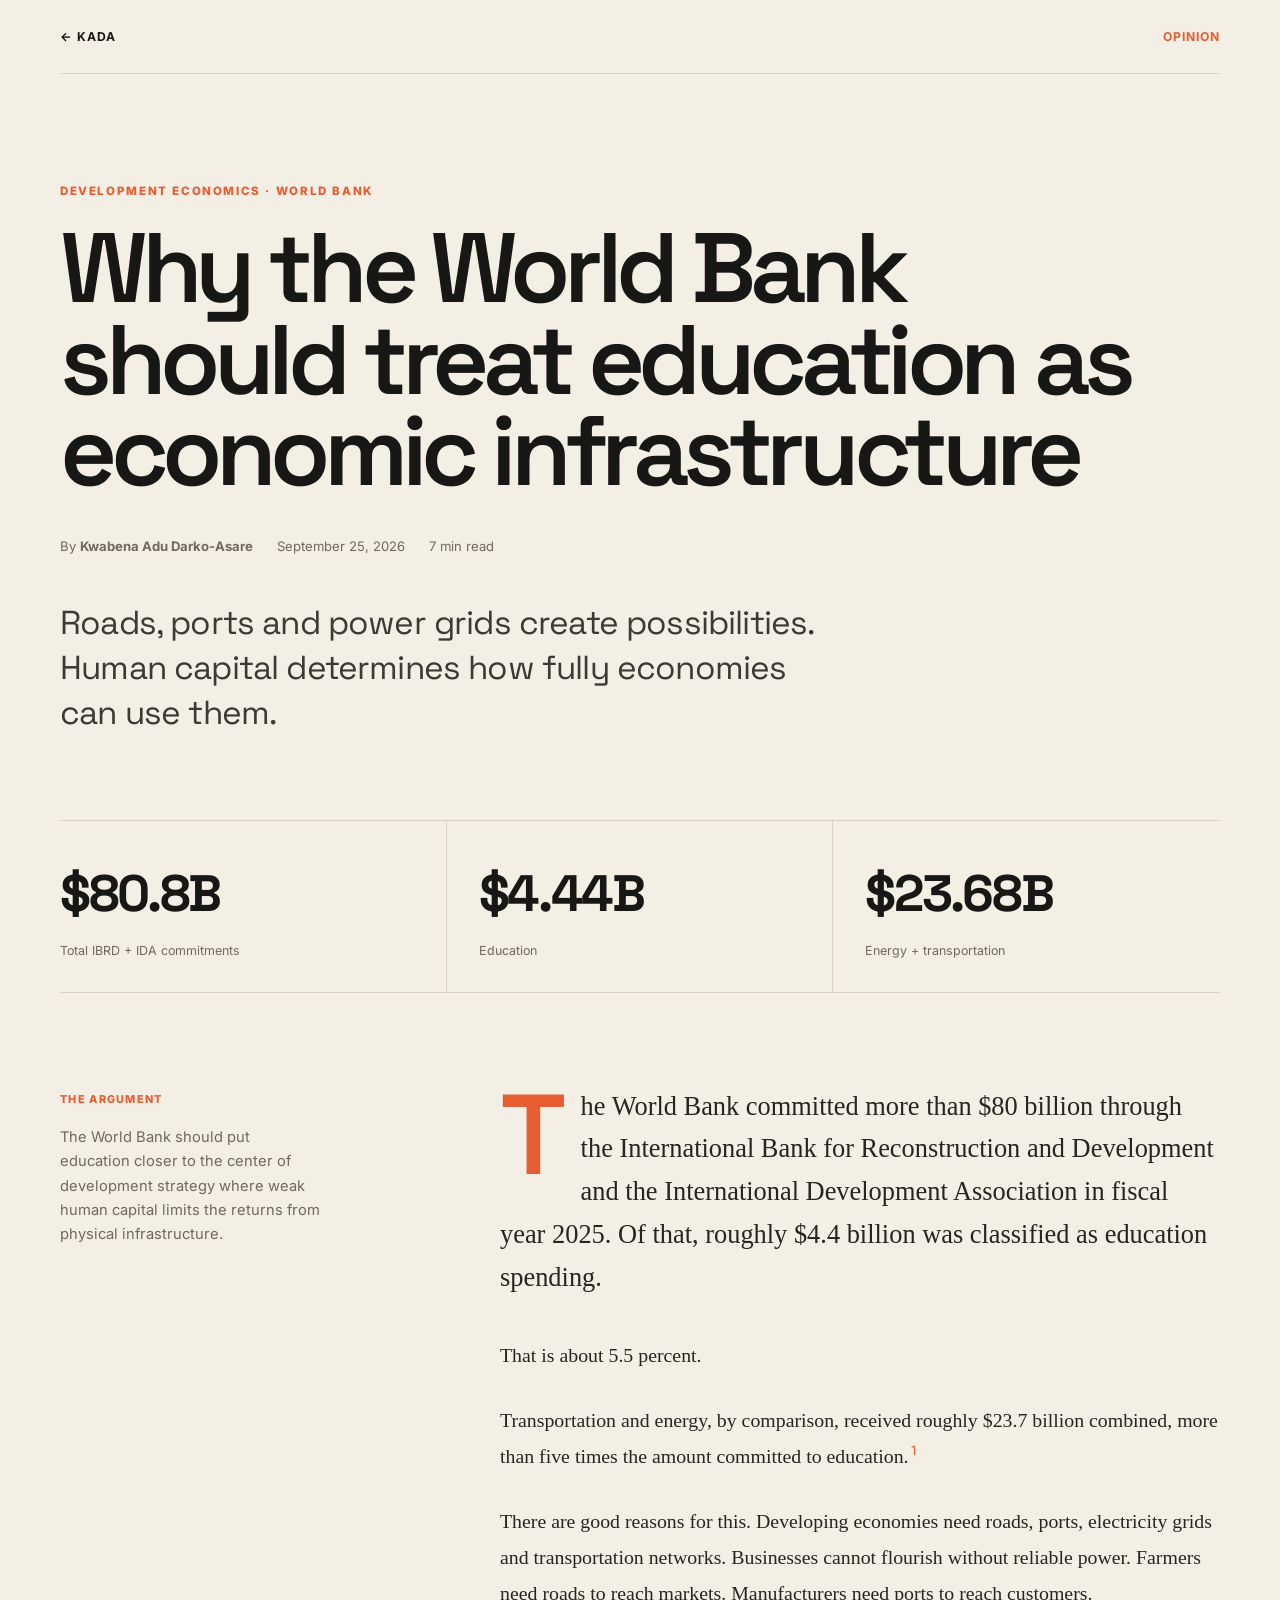
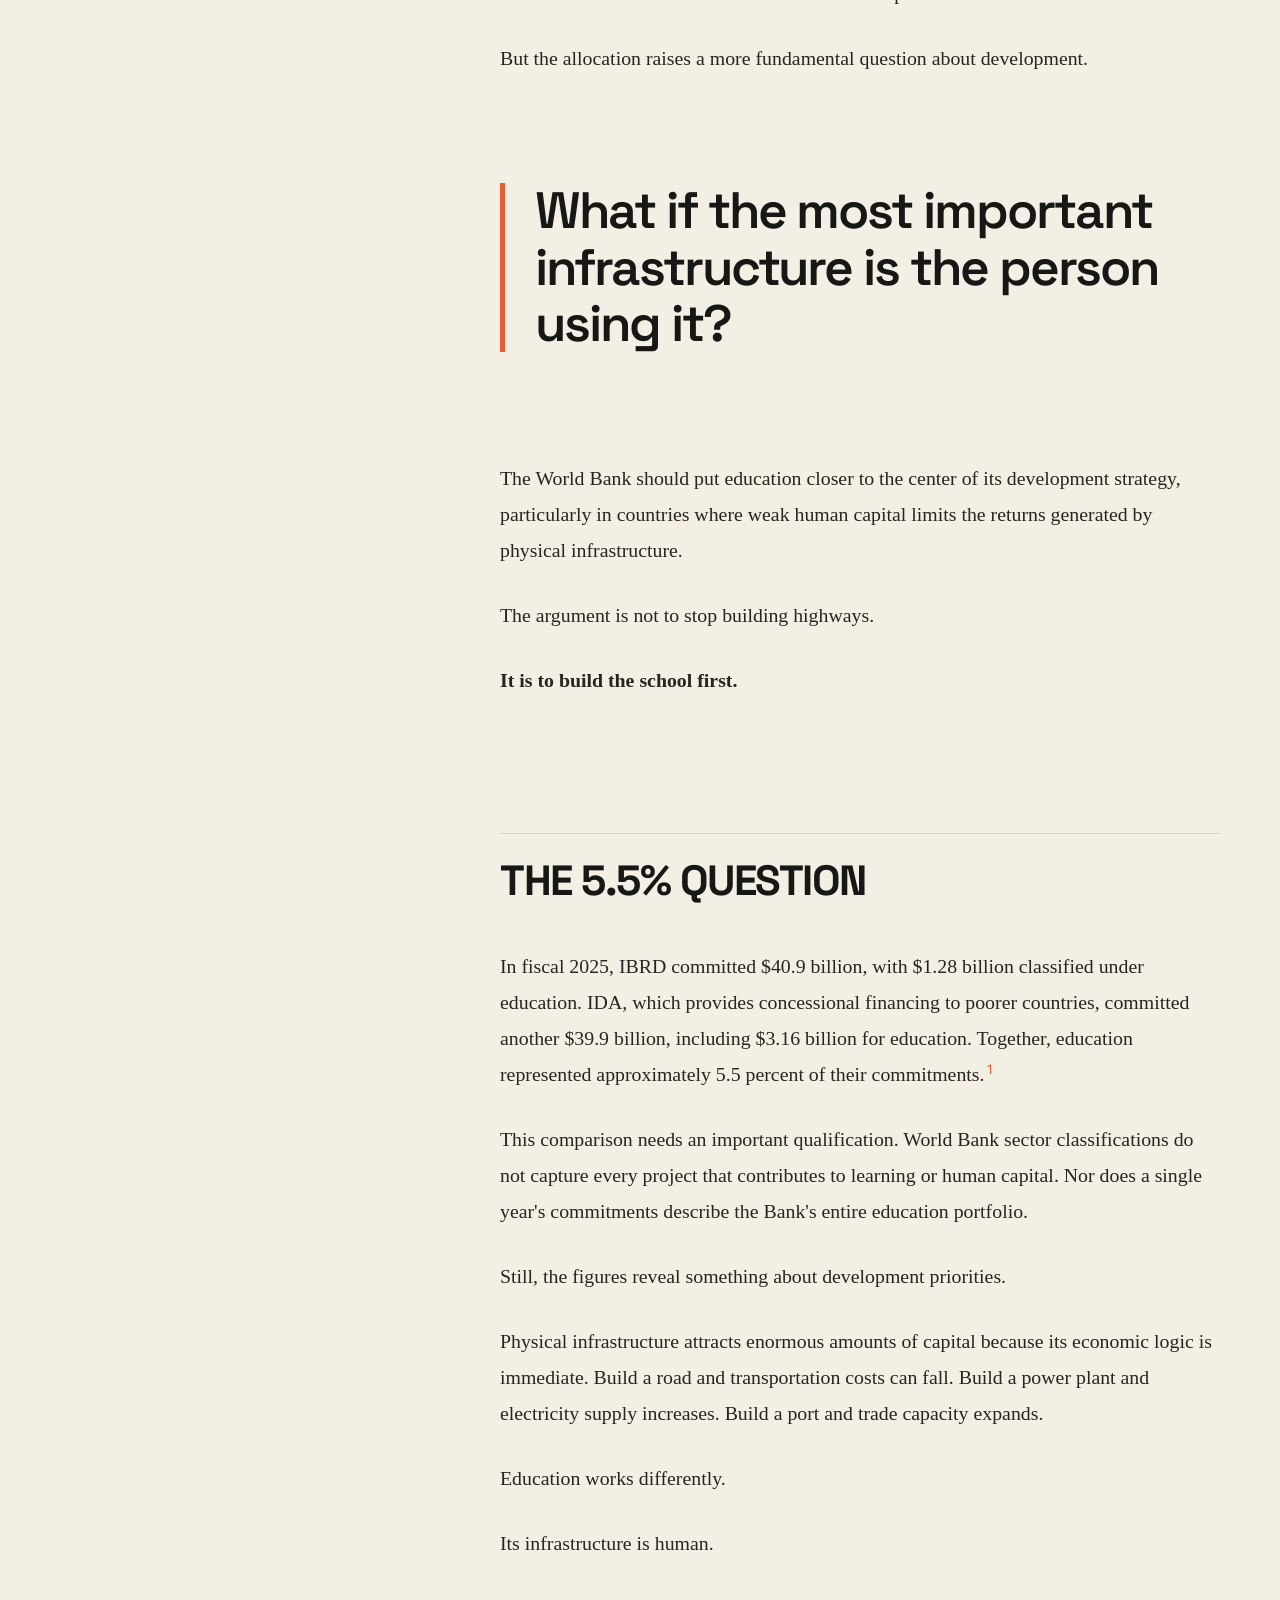
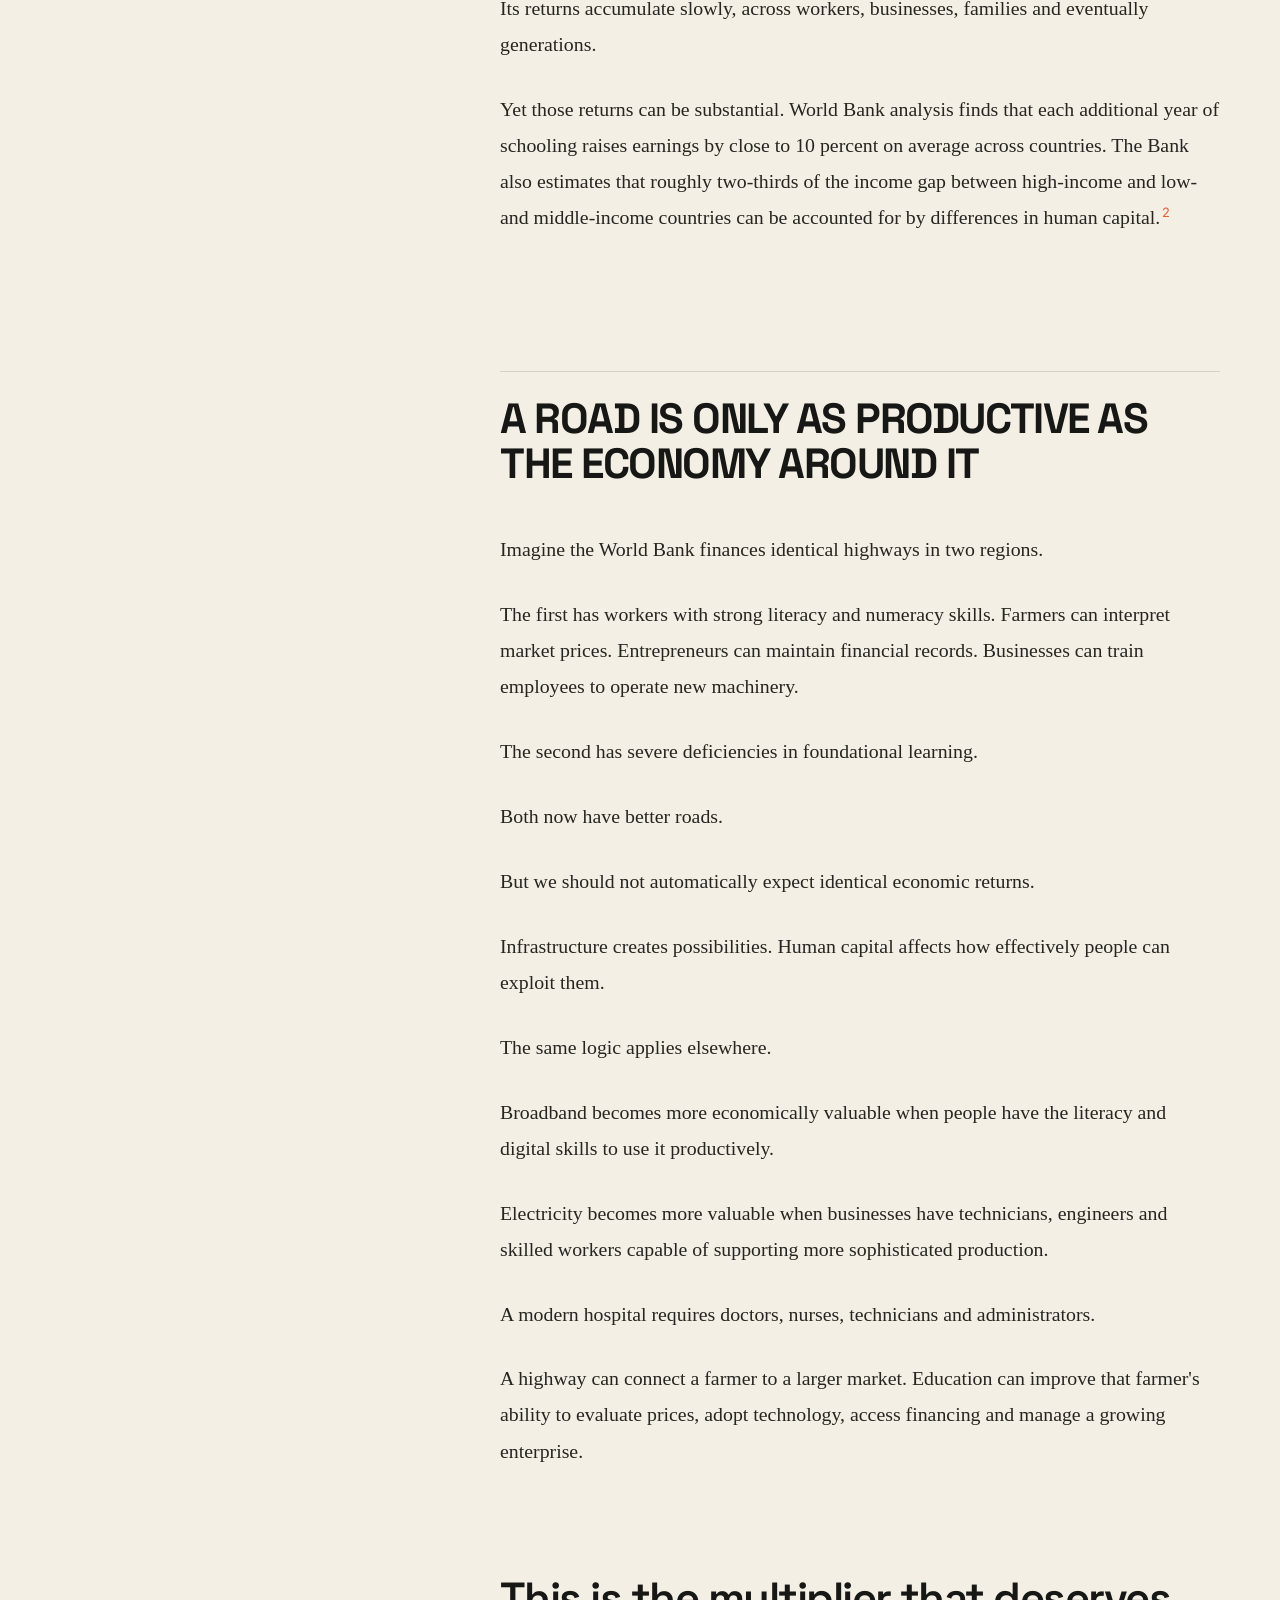
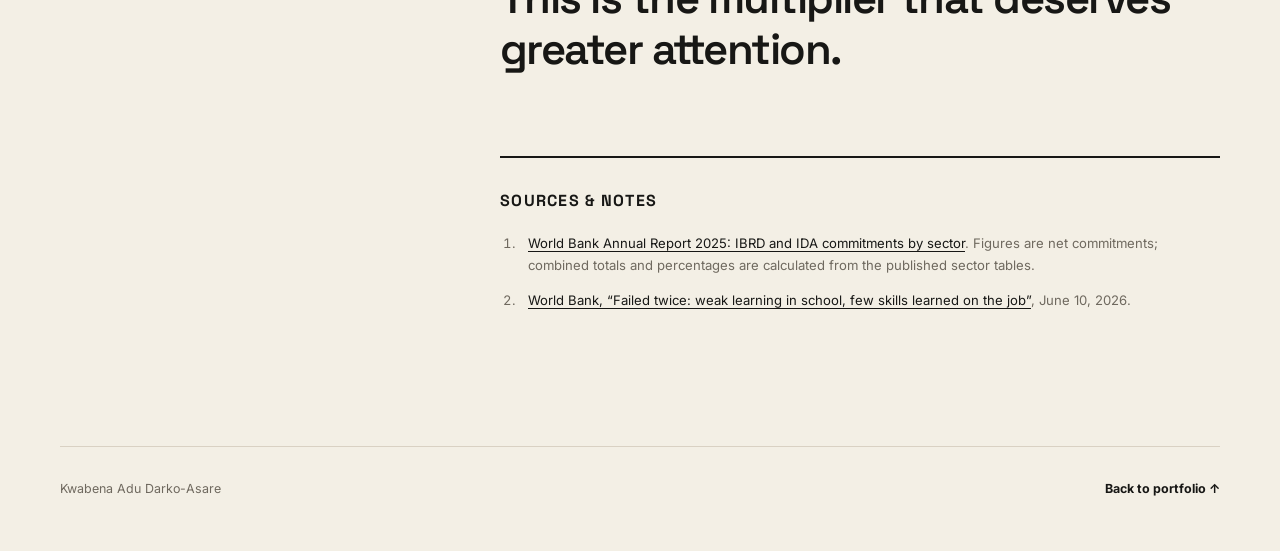
<file: education-as-economic-infrastructure.html>
<!DOCTYPE html>
<html lang="en">
<head>
  <meta charset="UTF-8" />
  <meta name="viewport" content="width=device-width, initial-scale=1.0" />
  <title>Why the World Bank should treat education as economic infrastructure — Kwabena Adu Darko-Asare</title>
  <meta name="description" content="An argument for putting education closer to the center of development strategy by treating human capital as essential economic infrastructure." />
  <link rel="preconnect" href="https://fonts.googleapis.com">
  <link rel="preconnect" href="https://fonts.gstatic.com" crossorigin>
  <link href="https://fonts.googleapis.com/css2?family=Space+Grotesk:wght@400;500;600;700&amp;family=Inter:wght@400;500;600;700&amp;display=swap" rel="stylesheet">
  <link rel="stylesheet" href="styles.css?v=20260925-1" />
  <link rel="stylesheet" href="opinion.css?v=20260925-1" />
</head>
<body class="opinion-page">
  <header class="opinion-nav">
    <a href="index.html#work" aria-label="Back to portfolio">← <span>KADA</span></a>
    <span>Opinion</span>
  </header>

  <main>
    <article>
      <header class="opinion-hero">
        <p class="opinion-kicker">Development Economics · World Bank</p>
        <h1>Why the World Bank should treat education as economic infrastructure</h1>
        <div class="opinion-byline">
          <span>By <strong>Kwabena Adu Darko-Asare</strong></span>
          <span>September 25, 2026</span>
          <span>7 min read</span>
        </div>
        <p class="opinion-deck">Roads, ports and power grids create possibilities. Human capital determines how fully economies can use them.</p>
      </header>

      <section class="opinion-data" aria-label="World Bank fiscal 2025 commitment comparison">
        <div><strong>$80.8B</strong><span>Total IBRD + IDA commitments</span></div>
        <div><strong>$4.44B</strong><span>Education</span></div>
        <div><strong>$23.68B</strong><span>Energy + transportation</span></div>
      </section>

      <div class="opinion-layout">
        <aside class="opinion-aside">
          <span>The argument</span>
          <p>The World Bank should put education closer to the center of development strategy where weak human capital limits the returns from physical infrastructure.</p>
        </aside>

        <div class="opinion-body">
          <p class="opinion-lead">The World Bank committed more than $80 billion through the International Bank for Reconstruction and Development and the International Development Association in fiscal year 2025. Of that, roughly $4.4 billion was classified as education spending.</p>
          <p>That is about 5.5 percent.</p>
          <p>Transportation and energy, by comparison, received roughly $23.7 billion combined, more than five times the amount committed to education.<sup><a href="#source-1" aria-label="See source 1">1</a></sup></p>
          <p>There are good reasons for this. Developing economies need roads, ports, electricity grids and transportation networks. Businesses cannot flourish without reliable power. Farmers need roads to reach markets. Manufacturers need ports to reach customers.</p>
          <p>But the allocation raises a more fundamental question about development.</p>

          <blockquote>What if the most important infrastructure is the person using it?</blockquote>

          <p>The World Bank should put education closer to the center of its development strategy, particularly in countries where weak human capital limits the returns generated by physical infrastructure.</p>
          <p>The argument is not to stop building highways.</p>
          <p><strong>It is to build the school first.</strong></p>

          <h2>The 5.5% question</h2>
          <p>In fiscal 2025, IBRD committed $40.9 billion, with $1.28 billion classified under education. IDA, which provides concessional financing to poorer countries, committed another $39.9 billion, including $3.16 billion for education. Together, education represented approximately 5.5 percent of their commitments.<sup><a href="#source-1" aria-label="See source 1">1</a></sup></p>
          <p>This comparison needs an important qualification. World Bank sector classifications do not capture every project that contributes to learning or human capital. Nor does a single year's commitments describe the Bank's entire education portfolio.</p>
          <p>Still, the figures reveal something about development priorities.</p>
          <p>Physical infrastructure attracts enormous amounts of capital because its economic logic is immediate. Build a road and transportation costs can fall. Build a power plant and electricity supply increases. Build a port and trade capacity expands.</p>
          <p>Education works differently.</p>
          <p>Its infrastructure is human.</p>
          <p>Its returns accumulate slowly, across workers, businesses, families and eventually generations.</p>
          <p>Yet those returns can be substantial. World Bank analysis finds that each additional year of schooling raises earnings by close to 10 percent on average across countries. The Bank also estimates that roughly two-thirds of the income gap between high-income and low- and middle-income countries can be accounted for by differences in human capital.<sup><a href="#source-2" aria-label="See source 2">2</a></sup></p>

          <h2>A road is only as productive as the economy around it</h2>
          <p>Imagine the World Bank finances identical highways in two regions.</p>
          <p>The first has workers with strong literacy and numeracy skills. Farmers can interpret market prices. Entrepreneurs can maintain financial records. Businesses can train employees to operate new machinery.</p>
          <p>The second has severe deficiencies in foundational learning.</p>
          <p>Both now have better roads.</p>
          <p>But we should not automatically expect identical economic returns.</p>
          <p>Infrastructure creates possibilities. Human capital affects how effectively people can exploit them.</p>
          <p>The same logic applies elsewhere.</p>
          <p>Broadband becomes more economically valuable when people have the literacy and digital skills to use it productively.</p>
          <p>Electricity becomes more valuable when businesses have technicians, engineers and skilled workers capable of supporting more sophisticated production.</p>
          <p>A modern hospital requires doctors, nurses, technicians and administrators.</p>
          <p>A highway can connect a farmer to a larger market. Education can improve that farmer's ability to evaluate prices, adopt technology, access financing and manage a growing enterprise.</p>
          <p class="opinion-closing">This is the multiplier that deserves greater attention.</p>

          <section class="opinion-sources" aria-labelledby="sources-heading">
            <h2 id="sources-heading">Sources &amp; notes</h2>
            <ol>
              <li id="source-1"><a href="https://www.worldbank.org/en/about/annual-report/world-bank" target="_blank" rel="noopener">World Bank Annual Report 2025: IBRD and IDA commitments by sector</a>. Figures are net commitments; combined totals and percentages are calculated from the published sector tables.</li>
              <li id="source-2"><a href="https://blogs.worldbank.org/en/opendata/failed-twice--weak-learning-in-school--few-skills-learned-on-the" target="_blank" rel="noopener">World Bank, “Failed twice: weak learning in school, few skills learned on the job”</a>, June 10, 2026.</li>
            </ol>
          </section>
        </div>
      </div>
    </article>
  </main>

  <footer class="opinion-footer">
    <span>Kwabena Adu Darko-Asare</span>
    <a href="index.html#work">Back to portfolio ↑</a>
  </footer>
  <script src="script.js?v=20260925-1"></script>
</body>
</html>
</file>
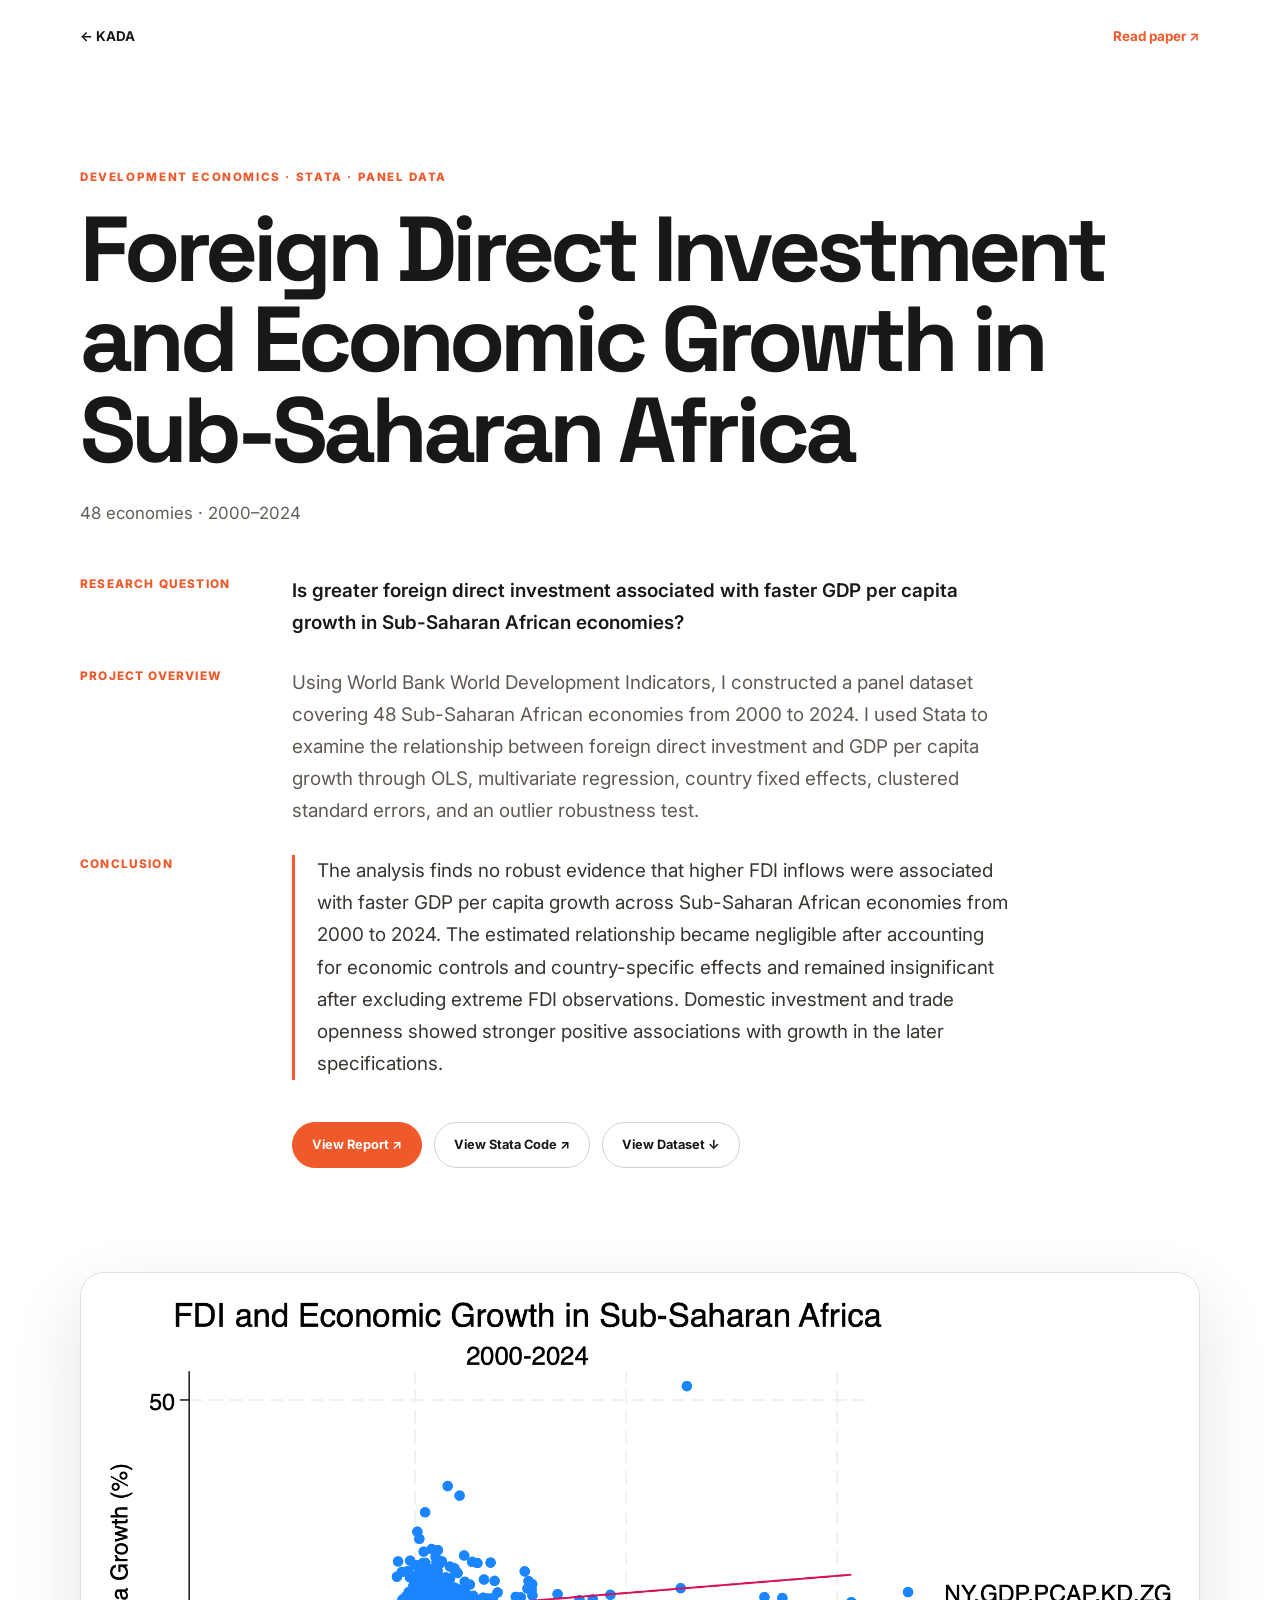
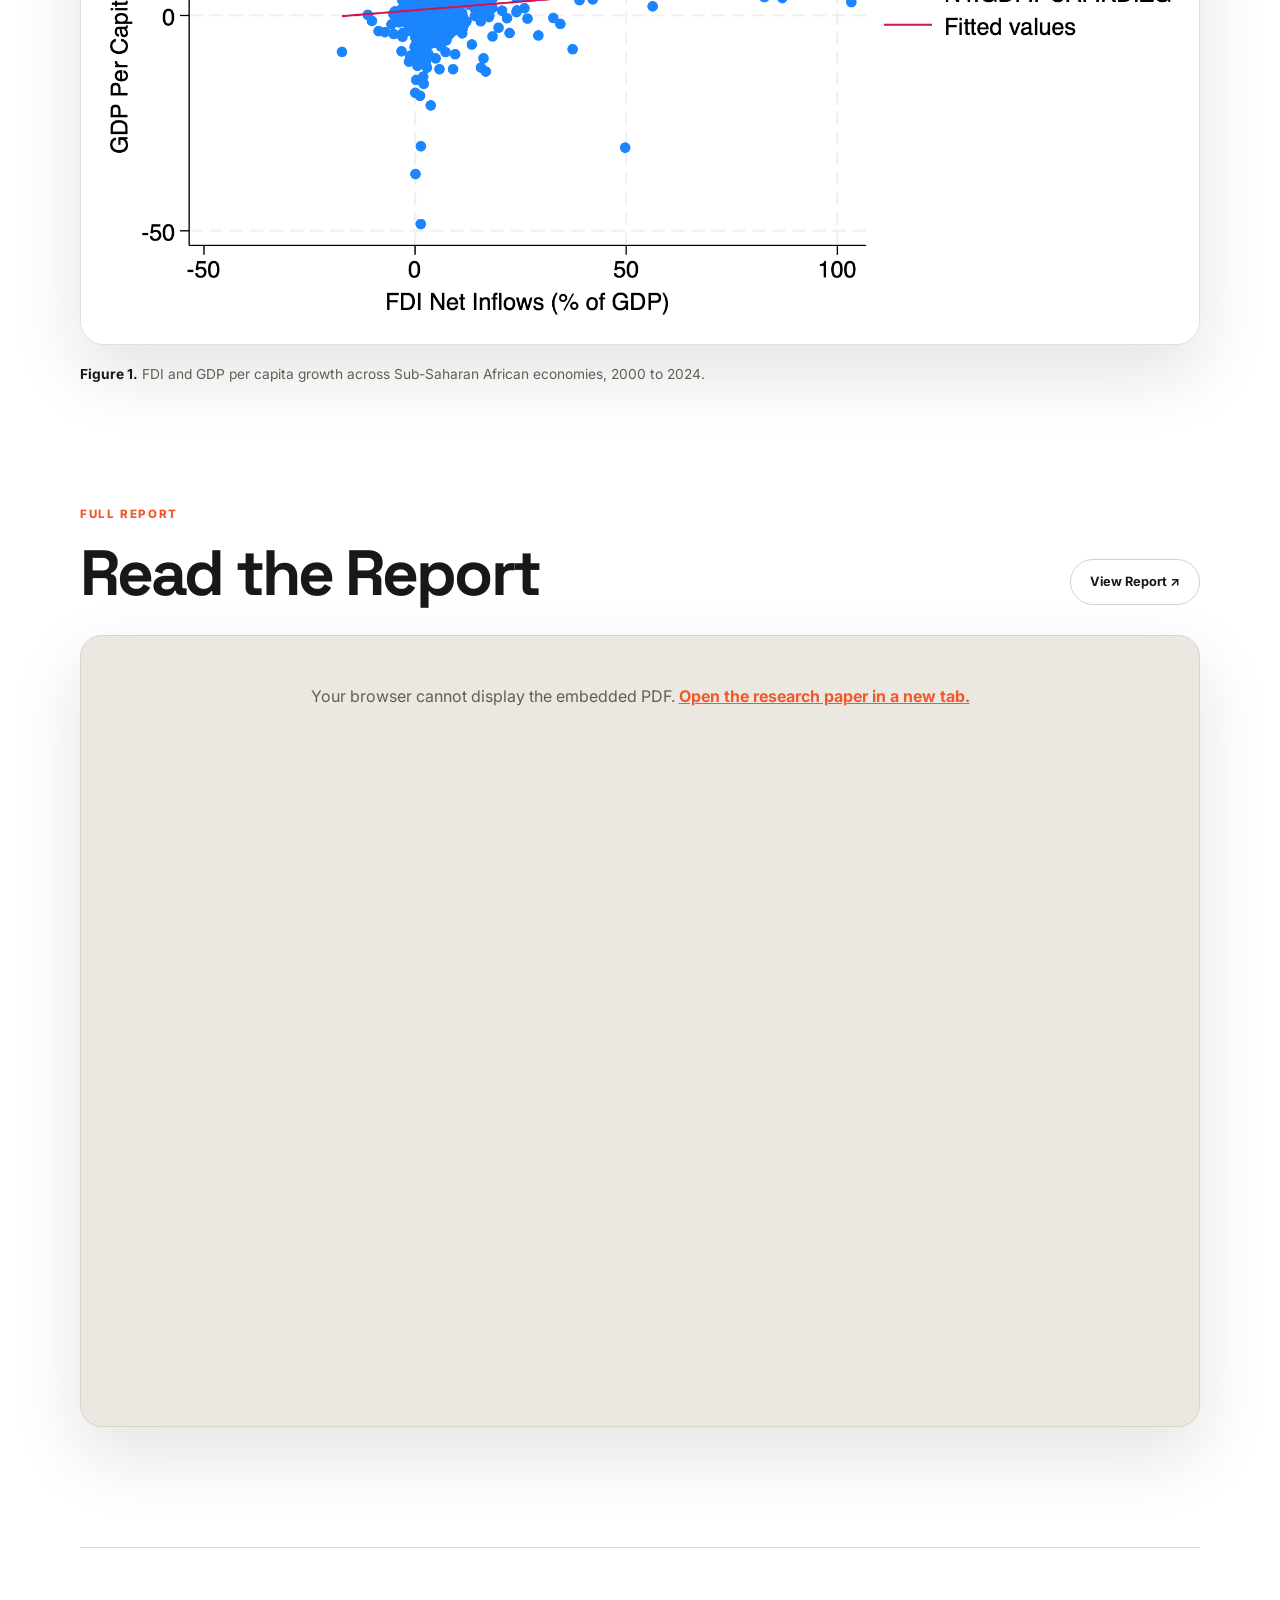
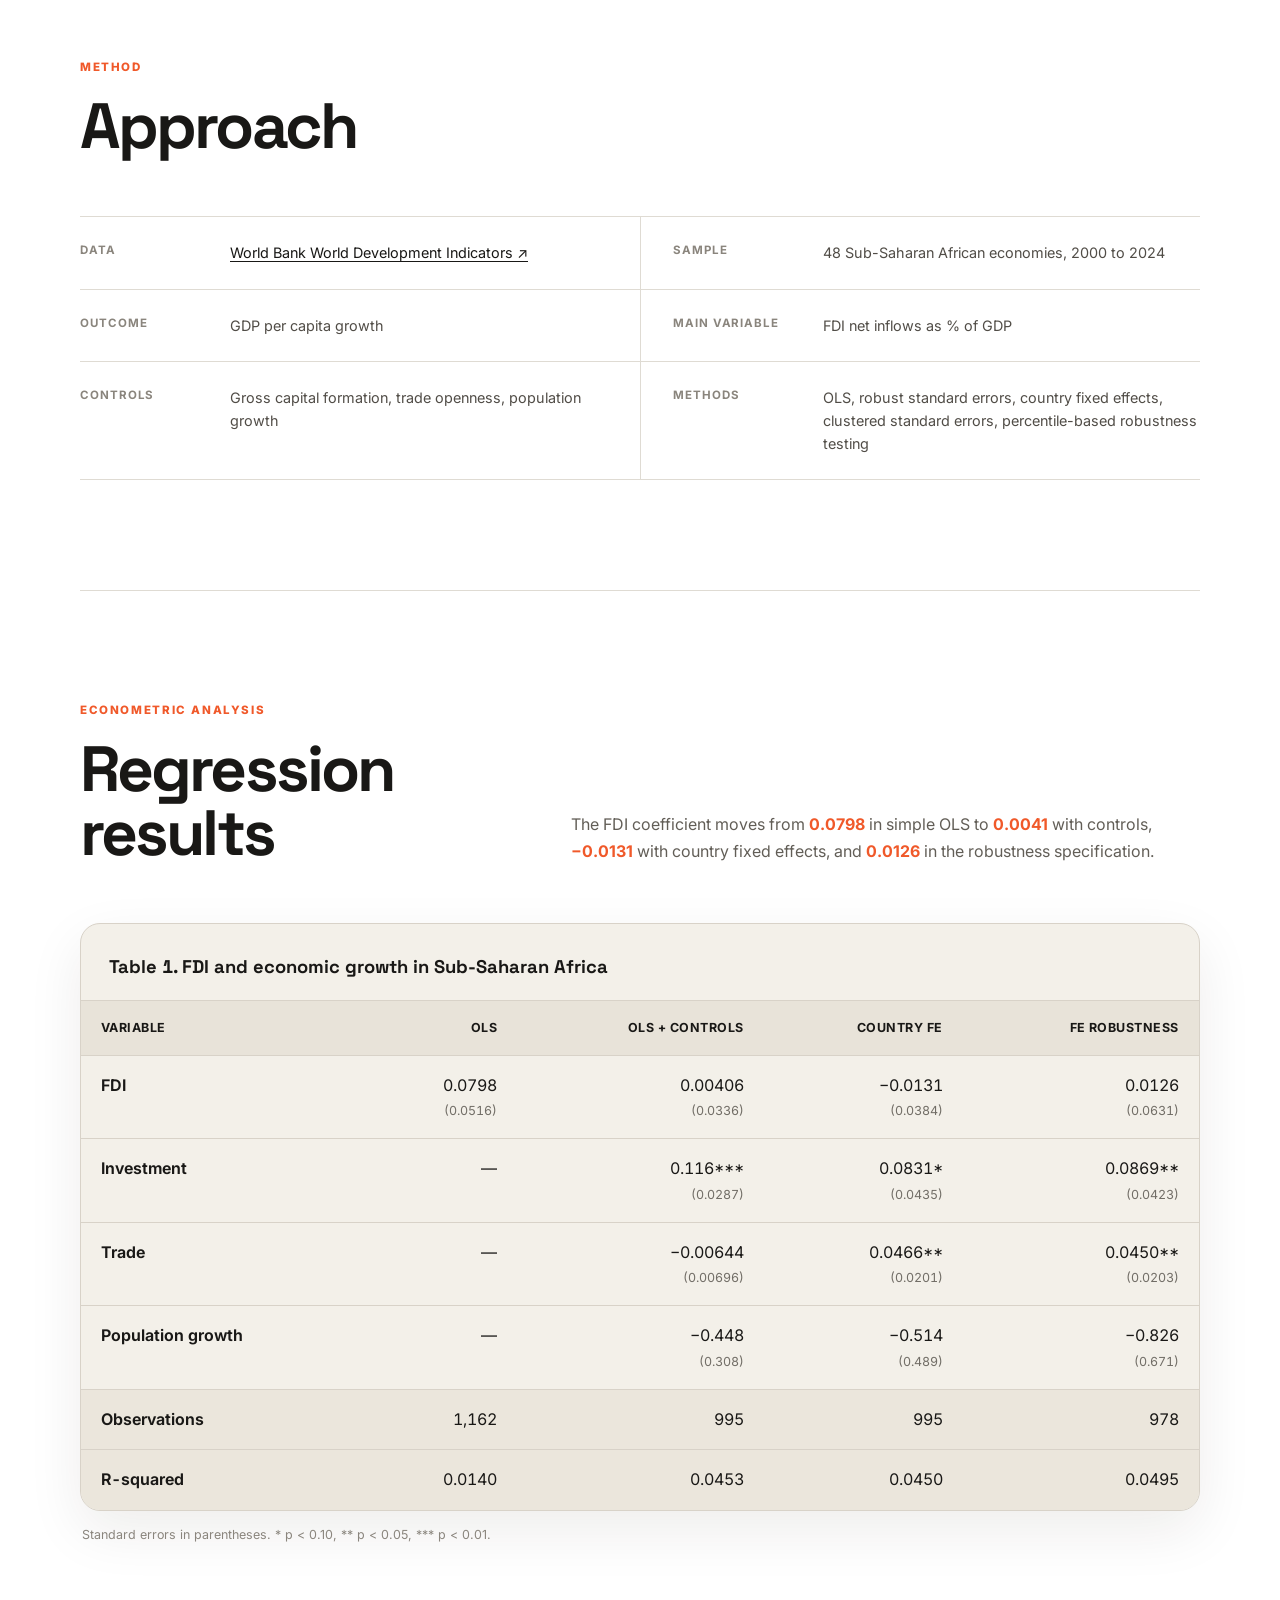
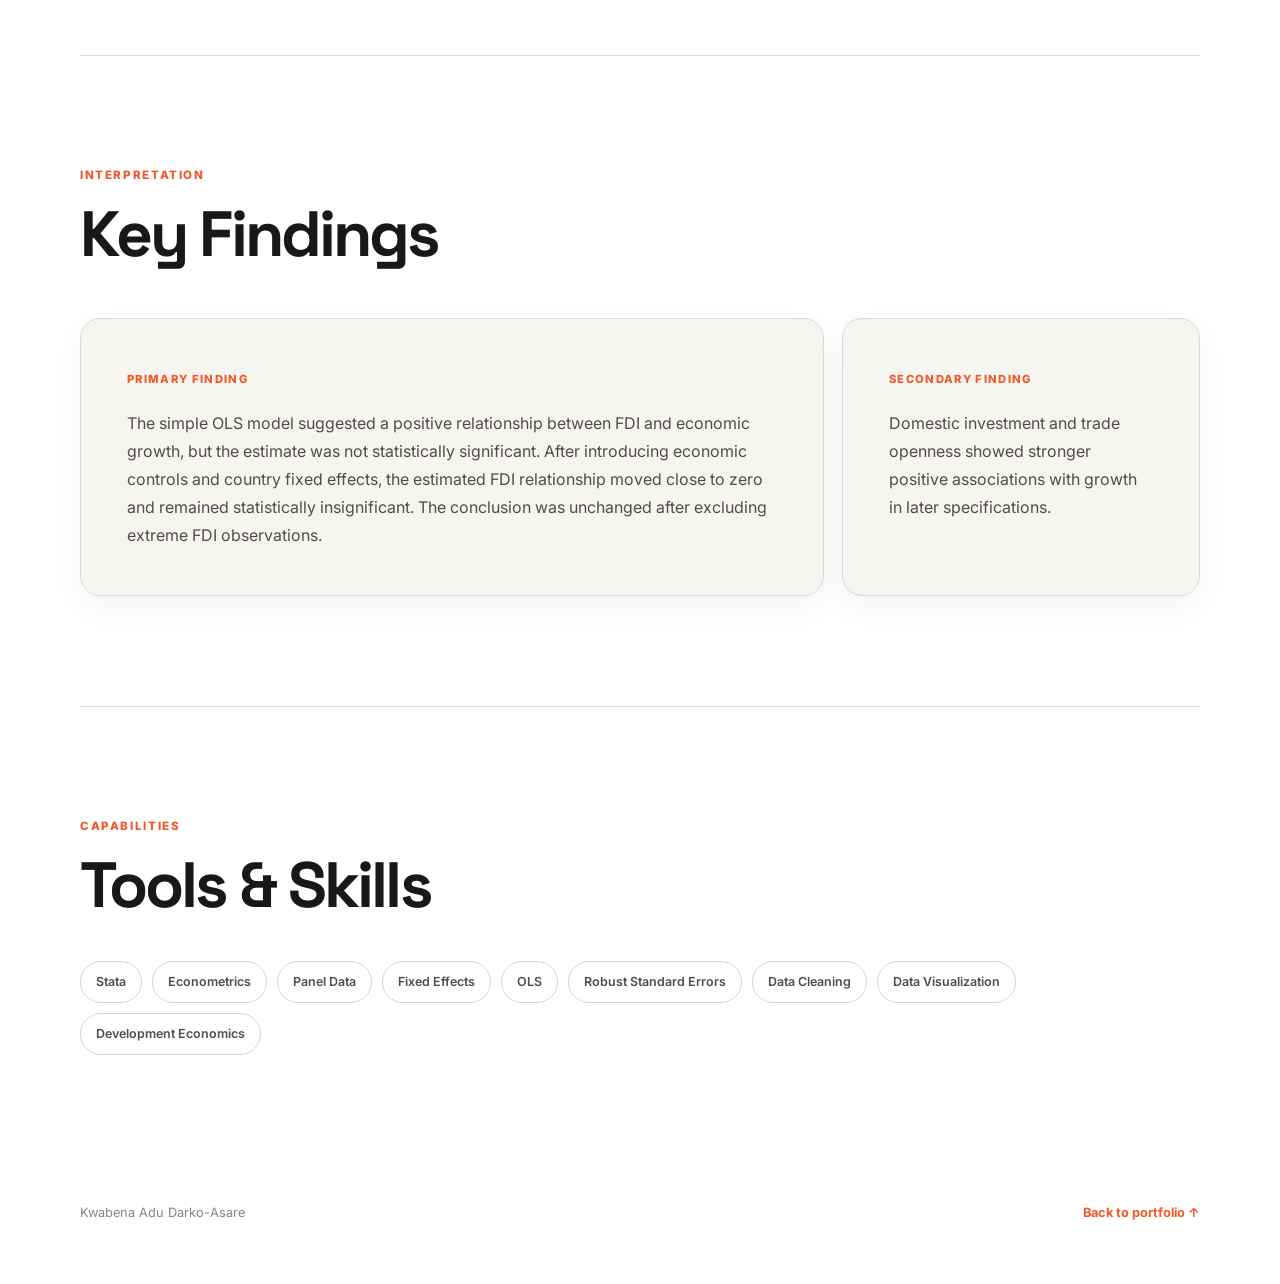
<file: fdi-growth.html>
<!DOCTYPE html>
<html lang="en">
<head>
  <meta charset="UTF-8" />
  <meta name="viewport" content="width=device-width, initial-scale=1.0" />
  <title>FDI and Economic Growth — Kwabena Adu Darko-Asare</title>
  <meta name="description" content="An econometric analysis of foreign direct investment and GDP per capita growth across 48 Sub-Saharan African economies from 2000 to 2024." />
  <link rel="preconnect" href="https://fonts.googleapis.com">
  <link rel="preconnect" href="https://fonts.gstatic.com" crossorigin>
  <link href="https://fonts.googleapis.com/css2?family=Space+Grotesk:wght@400;500;600;700&amp;family=Inter:wght@400;500;600;700&amp;display=swap" rel="stylesheet">
  <link rel="stylesheet" href="styles.css?v=20260921-25" />
  <link rel="stylesheet" href="research.css?v=20260922-3" />
</head>
<body class="research-page">
  <header class="research-nav">
    <a href="index.html#work" aria-label="Back to portfolio">← <span>KADA</span></a>
    <a href="assets/research/fdi-growth-paper.pdf" target="_blank" rel="noopener">Read paper ↗</a>
  </header>

  <main>
    <section class="research-hero">
      <p class="research-eyebrow">Development Economics · Stata · Panel Data</p>
      <h1>Foreign Direct Investment and Economic Growth in Sub-Saharan Africa</h1>
      <p class="research-period">48 economies · 2000–2024</p>

      <div class="research-question">
        <span>Research question</span>
        <p>Is greater foreign direct investment associated with faster GDP per capita growth in Sub-Saharan African economies?</p>
      </div>

      <div class="research-overview">
        <span>Project overview</span>
        <p>Using World Bank World Development Indicators, I constructed a panel dataset covering 48 Sub-Saharan African economies from 2000 to 2024. I used Stata to examine the relationship between foreign direct investment and GDP per capita growth through OLS, multivariate regression, country fixed effects, clustered standard errors, and an outlier robustness test.</p>
      </div>

      <div class="research-conclusion">
        <span>Conclusion</span>
        <p>The analysis finds no robust evidence that higher FDI inflows were associated with faster GDP per capita growth across Sub-Saharan African economies from 2000 to 2024. The estimated relationship became negligible after accounting for economic controls and country-specific effects and remained insignificant after excluding extreme FDI observations. Domestic investment and trade openness showed stronger positive associations with growth in the later specifications.</p>
      </div>

      <div class="research-actions" aria-label="Project resources">
        <a class="research-button research-button-primary" href="assets/research/fdi-growth-paper.pdf" target="_blank" rel="noopener">View Report ↗</a>
        <a class="research-button" href="https://github.com/Beechamp2019/kwabena-portfolio/blob/main/assets/research/fdi-growth-ssa.do" target="_blank" rel="noopener">View Stata Code ↗</a>
        <a class="research-button" href="assets/research/ssa-fdi-growth-2000-2024.dta" download>View Dataset ↓</a>
      </div>
    </section>

    <section class="research-figure-section">
      <figure class="research-figure">
        <img src="assets/research/fdi-growth-scatter.png" alt="Scatterplot showing FDI net inflows and GDP per capita growth across Sub-Saharan African economies" />
        <figcaption><strong>Figure 1.</strong> FDI and GDP per capita growth across Sub-Saharan African economies, 2000 to 2024.</figcaption>
      </figure>
    </section>

    <section class="research-paper-section" id="paper">
      <div class="research-paper-heading">
        <div>
          <p class="research-eyebrow">Full report</p>
          <h2>Read the Report</h2>
        </div>
        <a class="research-button" href="assets/research/fdi-growth-paper.pdf" target="_blank" rel="noopener">View Report ↗</a>
      </div>
      <div class="research-pdf-viewer">
        <object data="assets/research/fdi-growth-paper.pdf#view=FitH&amp;toolbar=1" type="application/pdf" aria-label="Foreign Direct Investment and Economic Growth research paper">
          <p>Your browser cannot display the embedded PDF. <a href="assets/research/fdi-growth-paper.pdf" target="_blank" rel="noopener">Open the research paper in a new tab.</a></p>
        </object>
      </div>
    </section>

    <section class="research-section research-approach">
      <div class="research-section-heading">
        <p class="research-eyebrow">Method</p>
        <h2>Approach</h2>
      </div>
      <dl class="approach-grid">
        <div><dt>Data</dt><dd><a href="https://databank.worldbank.org/source/world-development-indicators" target="_blank" rel="noopener">World Bank World Development Indicators ↗</a></dd></div>
        <div><dt>Sample</dt><dd>48 Sub-Saharan African economies, 2000 to 2024</dd></div>
        <div><dt>Outcome</dt><dd>GDP per capita growth</dd></div>
        <div><dt>Main variable</dt><dd>FDI net inflows as % of GDP</dd></div>
        <div><dt>Controls</dt><dd>Gross capital formation, trade openness, population growth</dd></div>
        <div><dt>Methods</dt><dd>OLS, robust standard errors, country fixed effects, clustered standard errors, percentile-based robustness testing</dd></div>
      </dl>
    </section>

    <section class="research-section research-results">
      <div class="research-section-heading research-results-heading">
        <div>
          <p class="research-eyebrow">Econometric analysis</p>
          <h2>Regression results</h2>
        </div>
        <p>The FDI coefficient moves from <strong>0.0798</strong> in simple OLS to <strong>0.0041</strong> with controls, <strong>−0.0131</strong> with country fixed effects, and <strong>0.0126</strong> in the robustness specification.</p>
      </div>

      <div class="regression-table-wrap" tabindex="0" aria-label="Horizontally scrollable regression results">
        <table class="regression-table">
          <caption>Table 1. FDI and economic growth in Sub-Saharan Africa</caption>
          <thead>
            <tr><th scope="col">Variable</th><th scope="col">OLS</th><th scope="col">OLS + Controls</th><th scope="col">Country FE</th><th scope="col">FE Robustness</th></tr>
          </thead>
          <tbody>
            <tr><th scope="row">FDI</th><td>0.0798<span>(0.0516)</span></td><td>0.00406<span>(0.0336)</span></td><td>−0.0131<span>(0.0384)</span></td><td>0.0126<span>(0.0631)</span></td></tr>
            <tr><th scope="row">Investment</th><td>—</td><td>0.116***<span>(0.0287)</span></td><td>0.0831*<span>(0.0435)</span></td><td>0.0869**<span>(0.0423)</span></td></tr>
            <tr><th scope="row">Trade</th><td>—</td><td>−0.00644<span>(0.00696)</span></td><td>0.0466**<span>(0.0201)</span></td><td>0.0450**<span>(0.0203)</span></td></tr>
            <tr><th scope="row">Population growth</th><td>—</td><td>−0.448<span>(0.308)</span></td><td>−0.514<span>(0.489)</span></td><td>−0.826<span>(0.671)</span></td></tr>
            <tr class="table-summary"><th scope="row">Observations</th><td>1,162</td><td>995</td><td>995</td><td>978</td></tr>
            <tr class="table-summary"><th scope="row">R-squared</th><td>0.0140</td><td>0.0453</td><td>0.0450</td><td>0.0495</td></tr>
          </tbody>
        </table>
      </div>
      <p class="table-note">Standard errors in parentheses. * p &lt; 0.10, ** p &lt; 0.05, *** p &lt; 0.01.</p>
    </section>

    <section class="research-section research-findings">
      <div class="research-section-heading">
        <p class="research-eyebrow">Interpretation</p>
        <h2>Key Findings</h2>
      </div>
      <div class="finding-grid">
        <article>
          <span>Primary finding</span>
          <p>The simple OLS model suggested a positive relationship between FDI and economic growth, but the estimate was not statistically significant. After introducing economic controls and country fixed effects, the estimated FDI relationship moved close to zero and remained statistically insignificant. The conclusion was unchanged after excluding extreme FDI observations.</p>
        </article>
        <article>
          <span>Secondary finding</span>
          <p>Domestic investment and trade openness showed stronger positive associations with growth in later specifications.</p>
        </article>
      </div>
    </section>

    <section class="research-section research-skills">
      <div class="research-section-heading">
        <p class="research-eyebrow">Capabilities</p>
        <h2>Tools &amp; Skills</h2>
      </div>
      <div class="skill-row" aria-label="Tools and skills used">
        <span>Stata</span><span>Econometrics</span><span>Panel Data</span><span>Fixed Effects</span><span>OLS</span><span>Robust Standard Errors</span><span>Data Cleaning</span><span>Data Visualization</span><span>Development Economics</span>
      </div>
    </section>
  </main>

  <footer class="research-footer">
    <span>Kwabena Adu Darko-Asare</span>
    <a href="index.html#work">Back to portfolio ↑</a>
  </footer>
  <script src="script.js?v=20260920-2"></script>
</body>
</html>
</file>
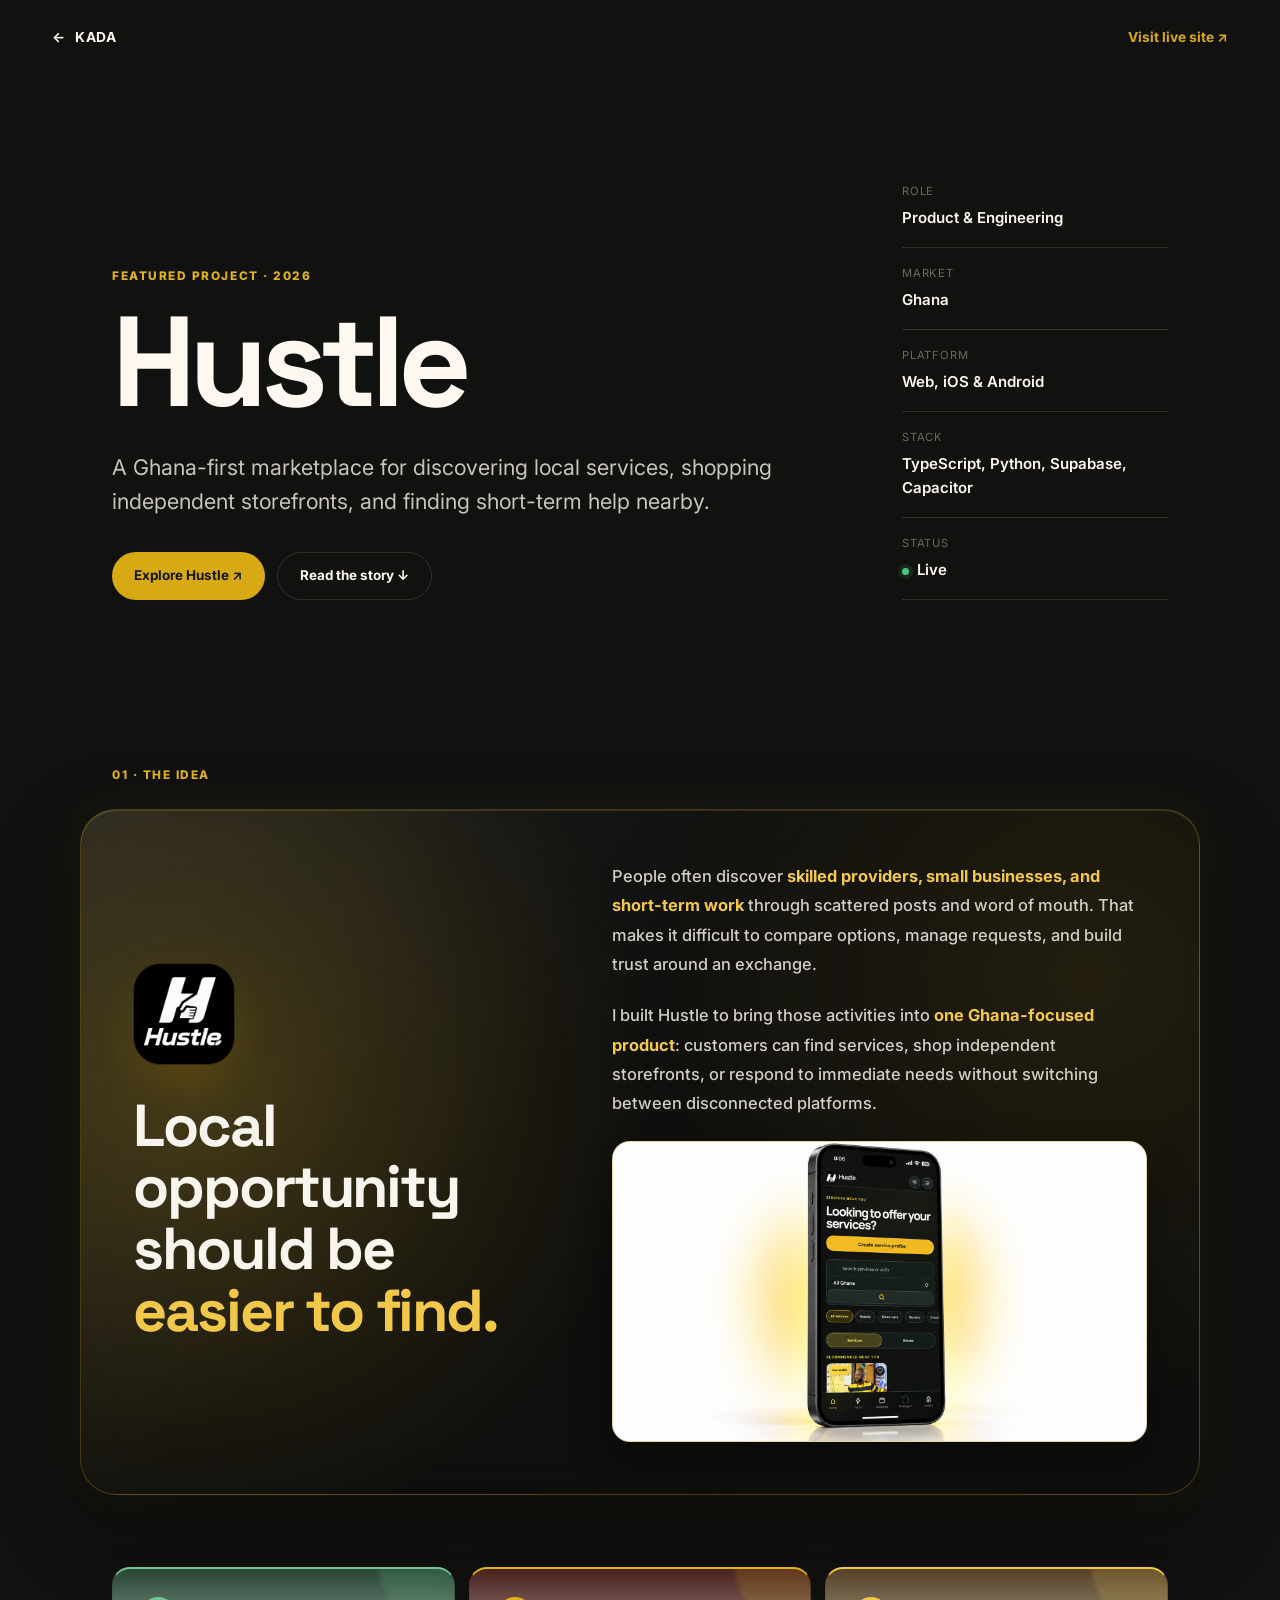
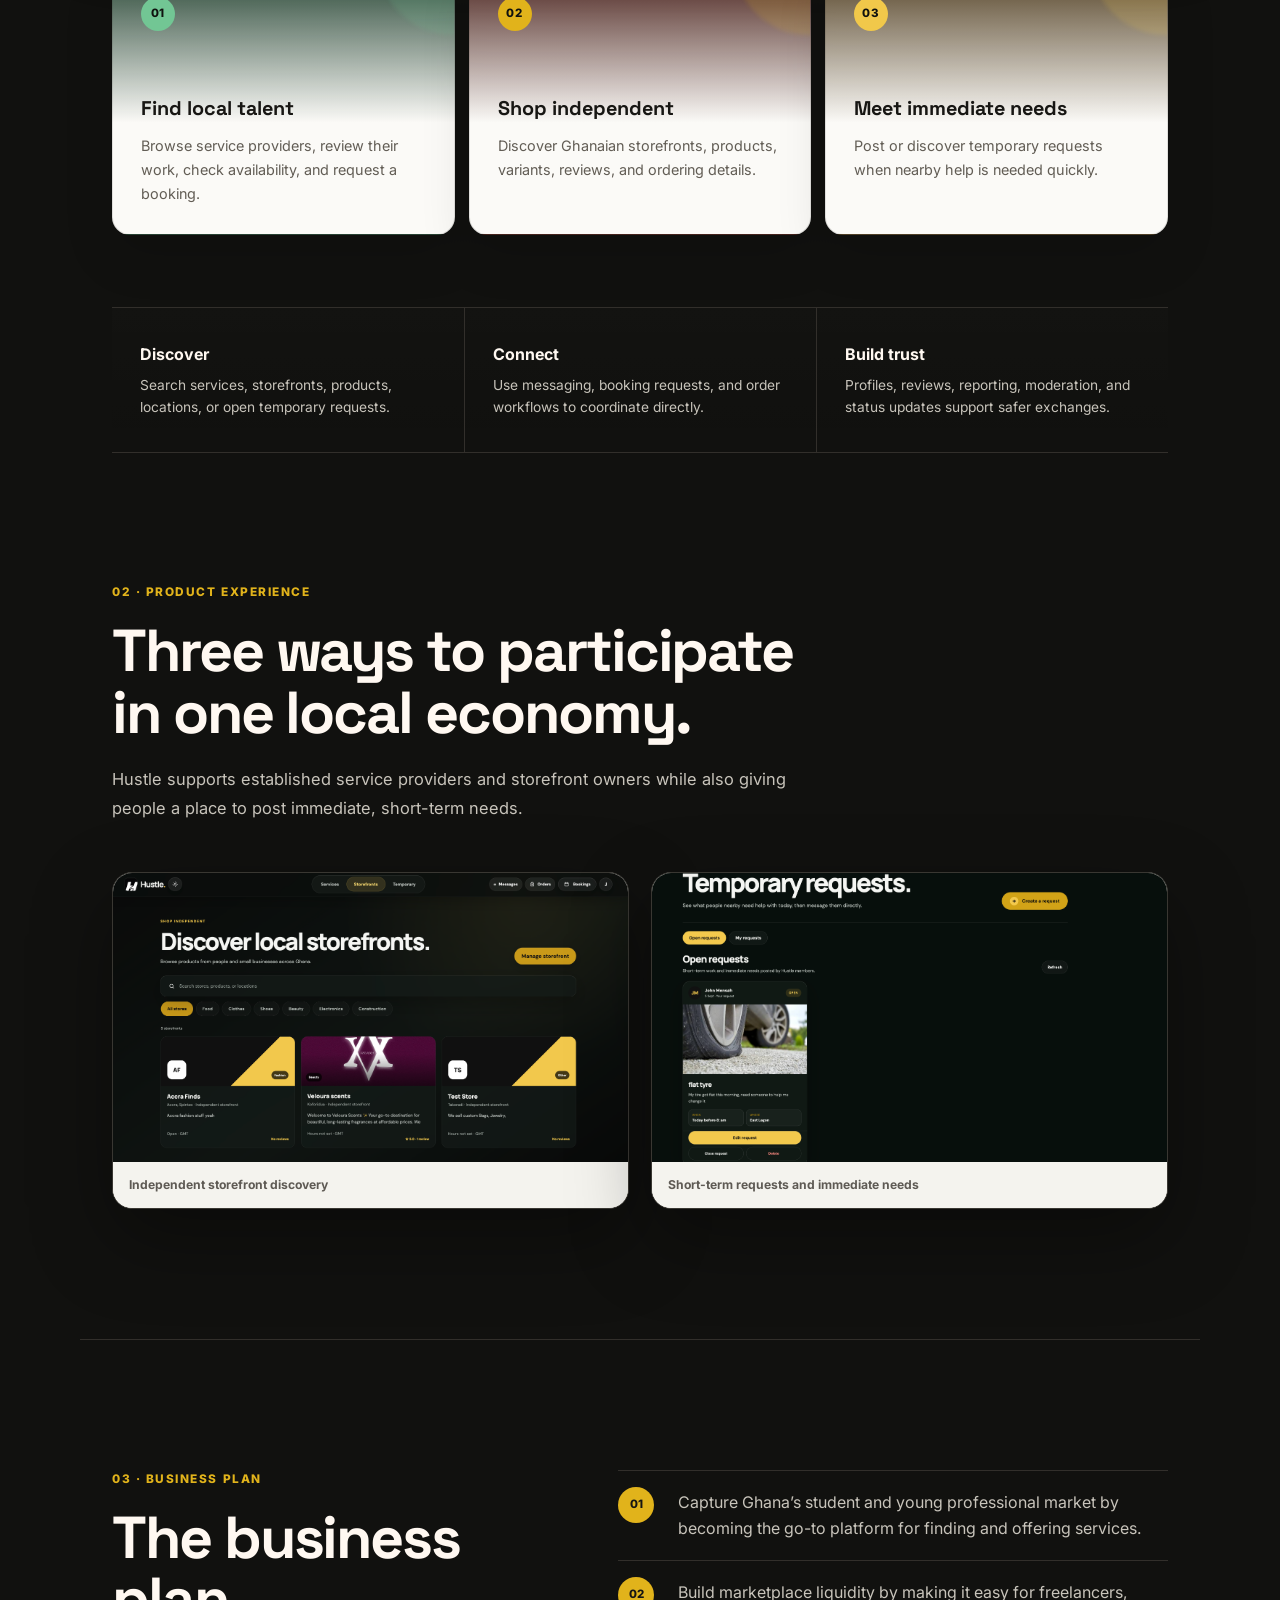
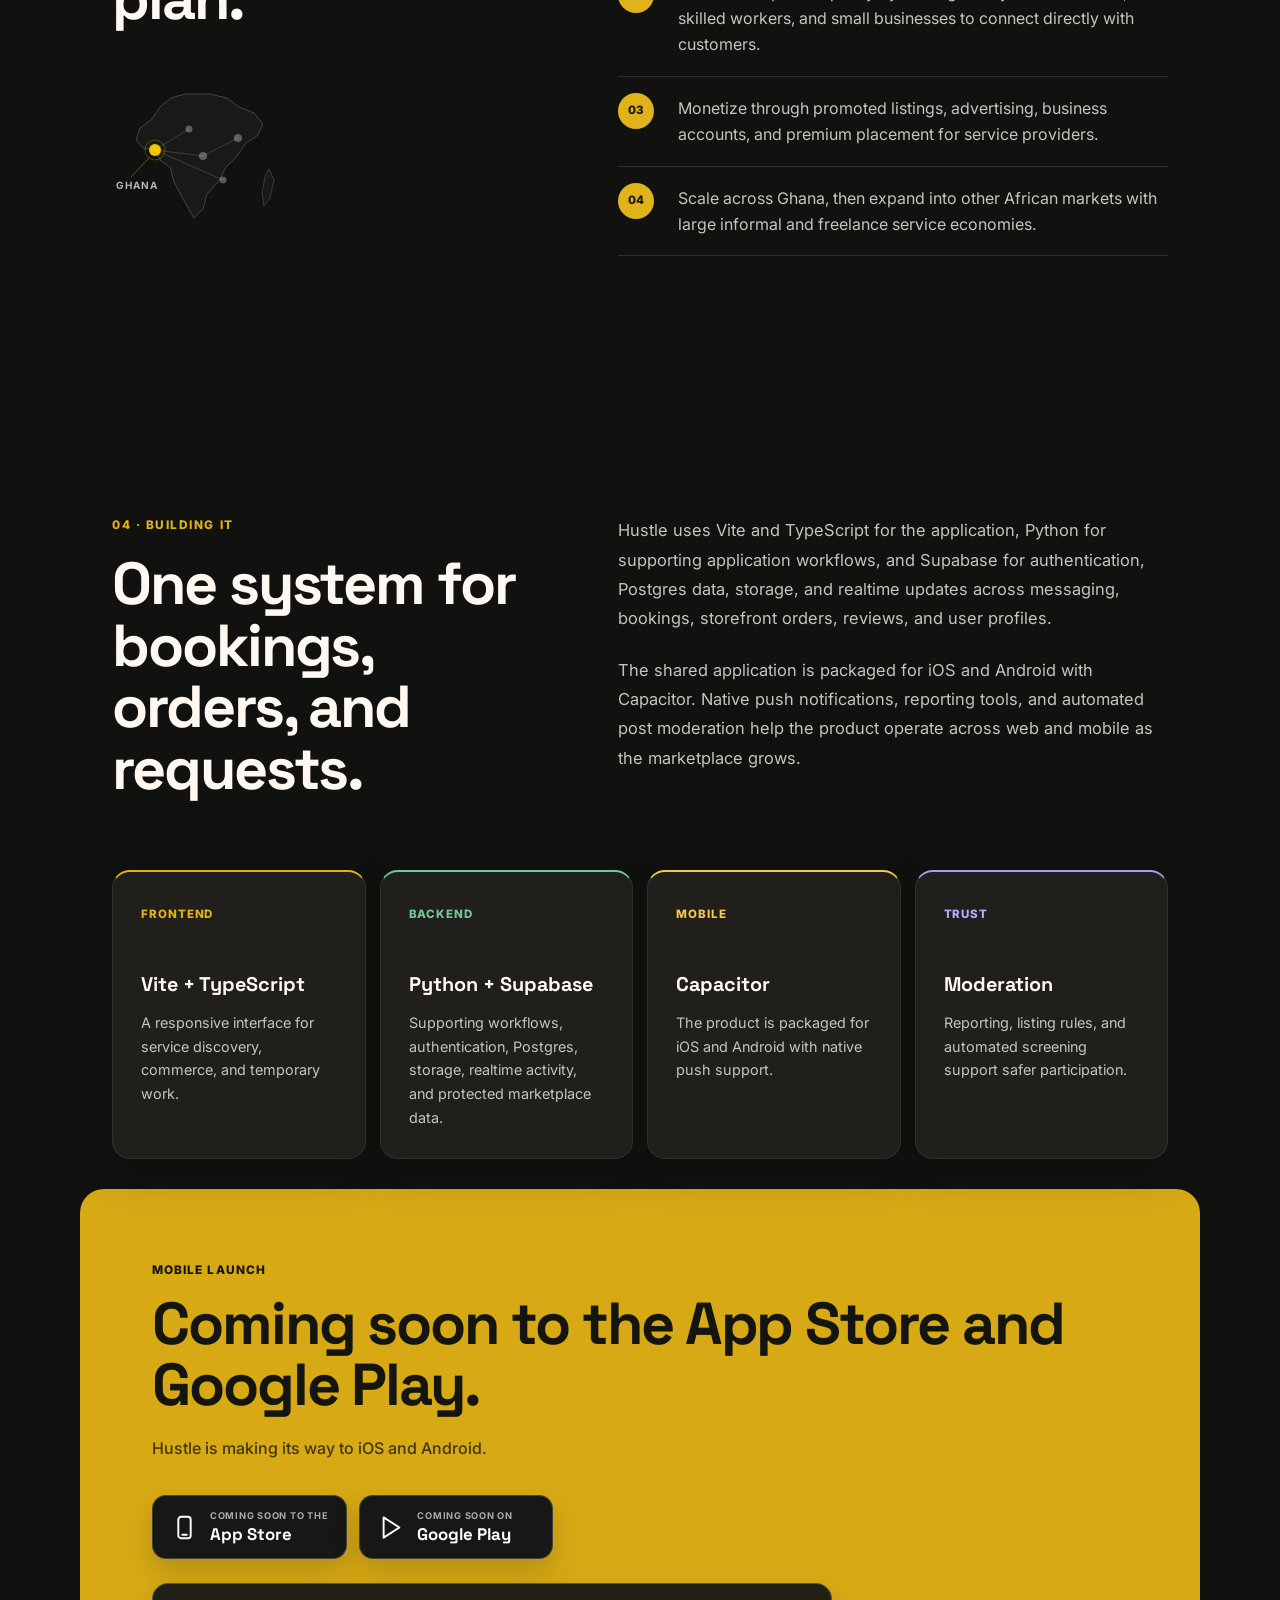
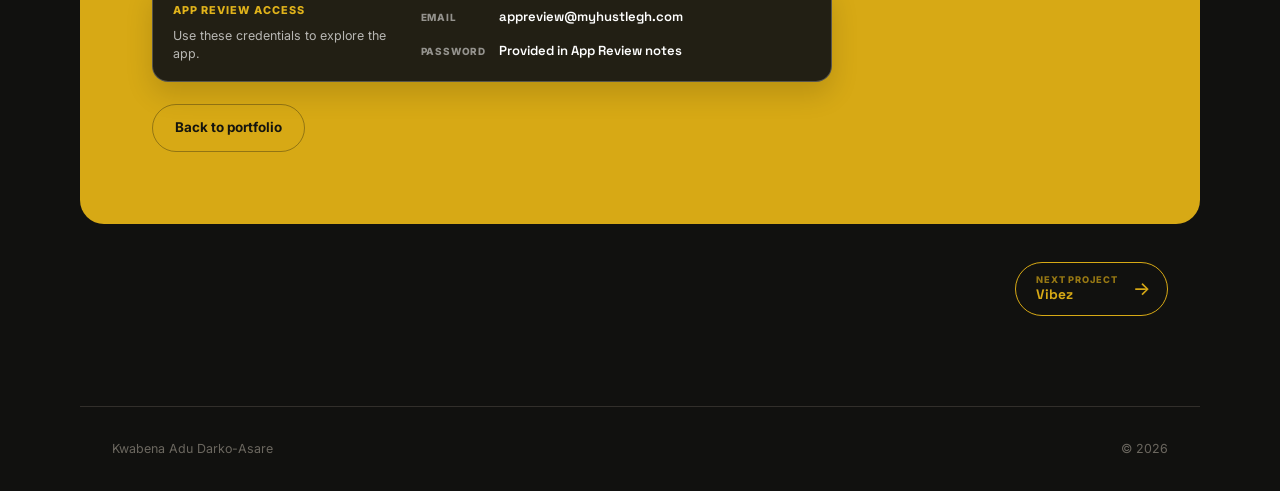
<file: hustle.html>
<!DOCTYPE html>
<html lang="en">
<head>
  <meta charset="UTF-8" />
  <meta name="viewport" content="width=device-width, initial-scale=1.0" />
  <title>Hustle Case Study — Kwabena Adu Darko-Asare</title>
  <meta name="description" content="A case study of Hustle, a Ghana-first marketplace for local services, independent storefronts, and temporary work." />
  <link rel="preconnect" href="https://fonts.googleapis.com">
  <link rel="preconnect" href="https://fonts.gstatic.com" crossorigin>
  <link href="https://fonts.googleapis.com/css2?family=Space+Grotesk:wght@400;500;600;700&amp;family=Inter:wght@400;500;600;700&amp;display=swap" rel="stylesheet">
  <link rel="stylesheet" href="styles.css?v=20260919-14" />
  <link rel="stylesheet" href="case-study.css?v=20260926-1" />
</head>
<body class="case-page hustle-page">
  <header class="case-nav">
    <a class="case-back" href="index.html#work" aria-label="Back to portfolio">← <span>KADA</span></a>
    <a class="case-live-link" href="https://myhustlegh.com" target="_blank" rel="noopener">Visit live site ↗</a>
  </header>

  <main>
    <section class="case-hero">
      <div class="case-hero-copy">
        <p class="case-eyebrow">Featured project · 2026</p>
        <h1>Hustle</h1>
        <p class="case-lead">A Ghana-first marketplace for discovering local services, shopping independent storefronts, and finding short-term help nearby.</p>
        <div class="case-actions">
          <a class="case-button case-button-primary" href="https://myhustlegh.com" target="_blank" rel="noopener">Explore Hustle ↗</a>
          <a class="case-button case-button-secondary" href="#story">Read the story ↓</a>
        </div>
      </div>

      <dl class="case-facts" aria-label="Project details">
        <div><dt>Role</dt><dd>Product &amp; Engineering</dd></div>
        <div><dt>Market</dt><dd>Ghana</dd></div>
        <div><dt>Platform</dt><dd>Web, iOS &amp; Android</dd></div>
        <div><dt>Stack</dt><dd>TypeScript, Python, Supabase, Capacitor</dd></div>
        <div><dt>Status</dt><dd><span class="status-dot"></span>Live</dd></div>
      </dl>
    </section>

    <div class="case-idea-heading" id="story">
      <p class="case-section-label reveal">01 · The idea</p>
    </div>

    <section class="case-section case-intro">
      <div class="case-intro-main">
        <figure class="case-idea-visual">
          <img src="assets/hustle-logo.png" alt="Hustle logo" loading="lazy" />
        </figure>
        <h2>Local opportunity should be <span class="case-highlight">easier to find.</span></h2>
      </div>
      <div class="case-intro-content">
        <div class="case-prose">
          <p>People often discover <span class="case-accent-text">skilled providers, small businesses, and short-term work</span> through scattered posts and word of mouth. That makes it difficult to compare options, manage requests, and build trust around an exchange.</p>
          <p>I built Hustle to bring those activities into <span class="case-accent-text">one Ghana-focused product</span>: customers can find services, shop independent storefronts, or respond to immediate needs without switching between disconnected platforms.</p>
        </div>
        <figure class="case-idea-stock">
          <img src="assets/hustle-mobile-mockup.png" alt="Hustle local commerce and services app displayed on a smartphone" loading="lazy" />
        </figure>
      </div>
    </section>

    <section class="case-pillars" aria-label="Hustle product principles">
      <article>
        <span>01</span>
        <h3>Find local talent</h3>
        <p>Browse service providers, review their work, check availability, and request a booking.</p>
      </article>
      <article>
        <span>02</span>
        <h3>Shop independent</h3>
        <p>Discover Ghanaian storefronts, products, variants, reviews, and ordering details.</p>
      </article>
      <article>
        <span>03</span>
        <h3>Meet immediate needs</h3>
        <p>Post or discover temporary requests when nearby help is needed quickly.</p>
      </article>
    </section>

    <section class="case-flow" aria-label="How Hustle works">
      <article><div><h3>Discover</h3><p>Search services, storefronts, products, locations, or open temporary requests.</p></div></article>
      <article><div><h3>Connect</h3><p>Use messaging, booking requests, and order workflows to coordinate directly.</p></div></article>
      <article><div><h3>Build trust</h3><p>Profiles, reviews, reporting, moderation, and status updates support safer exchanges.</p></div></article>
    </section>

    <section class="case-section case-responsive">
      <div class="case-section-heading">
        <p class="case-section-label">02 · Product experience</p>
        <h2>Three ways to participate in one local economy.</h2>
        <p>Hustle supports established service providers and storefront owners while also giving people a place to post immediate, short-term needs.</p>
      </div>
      <div class="case-media-pair">
        <figure class="case-storefront-shot">
          <img src="assets/hustle-storefronts-dark.png" alt="Hustle independent storefront marketplace in dark mode" loading="lazy" />
          <figcaption>Independent storefront discovery</figcaption>
        </figure>
        <figure class="case-temporary-shot">
          <img src="assets/hustle-temporary-dark.png" alt="Hustle temporary requests experience in dark mode" loading="lazy" />
          <figcaption>Short-term requests and immediate needs</figcaption>
        </figure>
      </div>
    </section>

    <section class="case-section case-business-plan">
      <div>
        <p class="case-section-label">03 · Business plan</p>
        <h2>The business plan.</h2>
        <svg class="case-hustle-growth" viewBox="0 0 200 140" width="200" height="140" aria-hidden="true" focusable="false">
          <path d="M73 8 59 12 48 21 40 33 28 42 24 54 31 62 43 64 49 75 58 81 62 96 71 113 82 132 91 123 95 108 107 95 114 81 125 70 134 57 145 50 151 38 142 27 127 21 115 12 98 8Z" fill="rgba(255,255,255,0.035)" stroke="rgba(255,255,255,0.20)" stroke-width="1" />
          <path d="m157 83 5 11-4 18-6 8-2-13 3-16Z" fill="rgba(255,255,255,0.035)" stroke="rgba(255,255,255,0.16)" stroke-width="1" />
          <g fill="none" stroke="rgba(255,255,255,0.16)" stroke-width="1">
            <path d="M43 64 77 43" />
            <path d="M43 64 91 70" />
            <path d="M43 64 111 94" />
            <path d="M91 70 126 52" />
          </g>
          <g fill="rgba(255,255,255,0.30)">
            <circle cx="77" cy="43" r="3.5" />
            <circle cx="91" cy="70" r="4" />
            <circle cx="111" cy="94" r="3.5" />
            <circle cx="126" cy="52" r="4" />
          </g>
          <circle cx="43" cy="64" r="10" fill="none" stroke="rgba(245,196,0,0.28)" stroke-width="1" />
          <circle cx="43" cy="64" r="6" fill="#f5c400" />
          <path d="M19 91 37 72" fill="none" stroke="rgba(245,196,0,0.34)" stroke-width="1" />
          <text x="4" y="103" fill="#b8b5b0" font-size="10" font-weight="700" letter-spacing="1">GHANA</text>
        </svg>
      </div>
      <ol class="case-business-plan-list">
        <li>Capture Ghana’s student and young professional market by becoming the go-to platform for finding and offering services.</li>
        <li>Build marketplace liquidity by making it easy for freelancers, skilled workers, and small businesses to connect directly with customers.</li>
        <li>Monetize through promoted listings, advertising, business accounts, and premium placement for service providers.</li>
        <li>Scale across Ghana, then expand into other African markets with large informal and freelance service economies.</li>
      </ol>
    </section>

    <section class="case-section case-build">
      <div>
        <p class="case-section-label">04 · Building it</p>
        <h2>One system for bookings, orders, and requests.</h2>
      </div>
      <div class="case-prose">
        <p>Hustle uses Vite and TypeScript for the application, Python for supporting application workflows, and Supabase for authentication, Postgres data, storage, and realtime updates across messaging, bookings, storefront orders, reviews, and user profiles.</p>
        <p>The shared application is packaged for iOS and Android with Capacitor. Native push notifications, reporting tools, and automated post moderation help the product operate across web and mobile as the marketplace grows.</p>
      </div>
    </section>

    <section class="case-tech-grid" aria-label="Hustle technology and product systems">
      <article><span>Frontend</span><strong>Vite + TypeScript</strong><p>A responsive interface for service discovery, commerce, and temporary work.</p></article>
      <article><span>Backend</span><strong>Python + Supabase</strong><p>Supporting workflows, authentication, Postgres, storage, realtime activity, and protected marketplace data.</p></article>
      <article><span>Mobile</span><strong>Capacitor</strong><p>The product is packaged for iOS and Android with native push support.</p></article>
      <article><span>Trust</span><strong>Moderation</strong><p>Reporting, listing rules, and automated screening support safer participation.</p></article>
    </section>

    <section class="case-next">
      <p>Mobile launch</p>
      <h2>Coming soon to the App Store and Google Play.</h2>
      <p class="case-next-copy">Hustle is making its way to iOS and Android.</p>
      <div class="store-launch-row" aria-label="Hustle mobile launch platforms">
        <div class="store-badge"><svg viewBox="0 0 24 24" aria-hidden="true"><rect x="6.5" y="2.5" width="11" height="19" rx="2.5"/><path d="M10 18.5h4"/></svg><span><small>Coming soon to the</small><strong>App Store</strong></span></div>
        <div class="store-badge"><svg viewBox="0 0 24 24" aria-hidden="true"><path d="m5 3 14 9L5 21Z"/></svg><span><small>Coming soon on</small><strong>Google Play</strong></span></div>
      </div>
      <aside class="review-access-card" aria-label="Hustle App Review login">
        <div>
          <span>App Review access</span>
          <p>Use these credentials to explore the app.</p>
        </div>
        <dl>
          <div><dt>Email</dt><dd><code>appreview@myhustlegh.com</code></dd></div>
          <div><dt>Password</dt><dd><code>Provided in App Review notes</code></dd></div>
        </dl>
      </aside>
      <div class="case-actions case-next-actions">
        <a class="case-button case-button-secondary" href="index.html#work">Back to portfolio</a>
      </div>
    </section>

    <nav class="case-project-nav" aria-label="Case study navigation">
      <a href="vibez.html"><span>Next project</span><strong>Vibez</strong><b aria-hidden="true">→</b></a>
    </nav>
  </main>

  <footer class="case-footer">
    <span>Kwabena Adu Darko-Asare</span>
    <span>&copy; <span id="year"></span></span>
  </footer>
  <script src="script.js?v=20260920-2"></script>
</body>
</html>
</file>
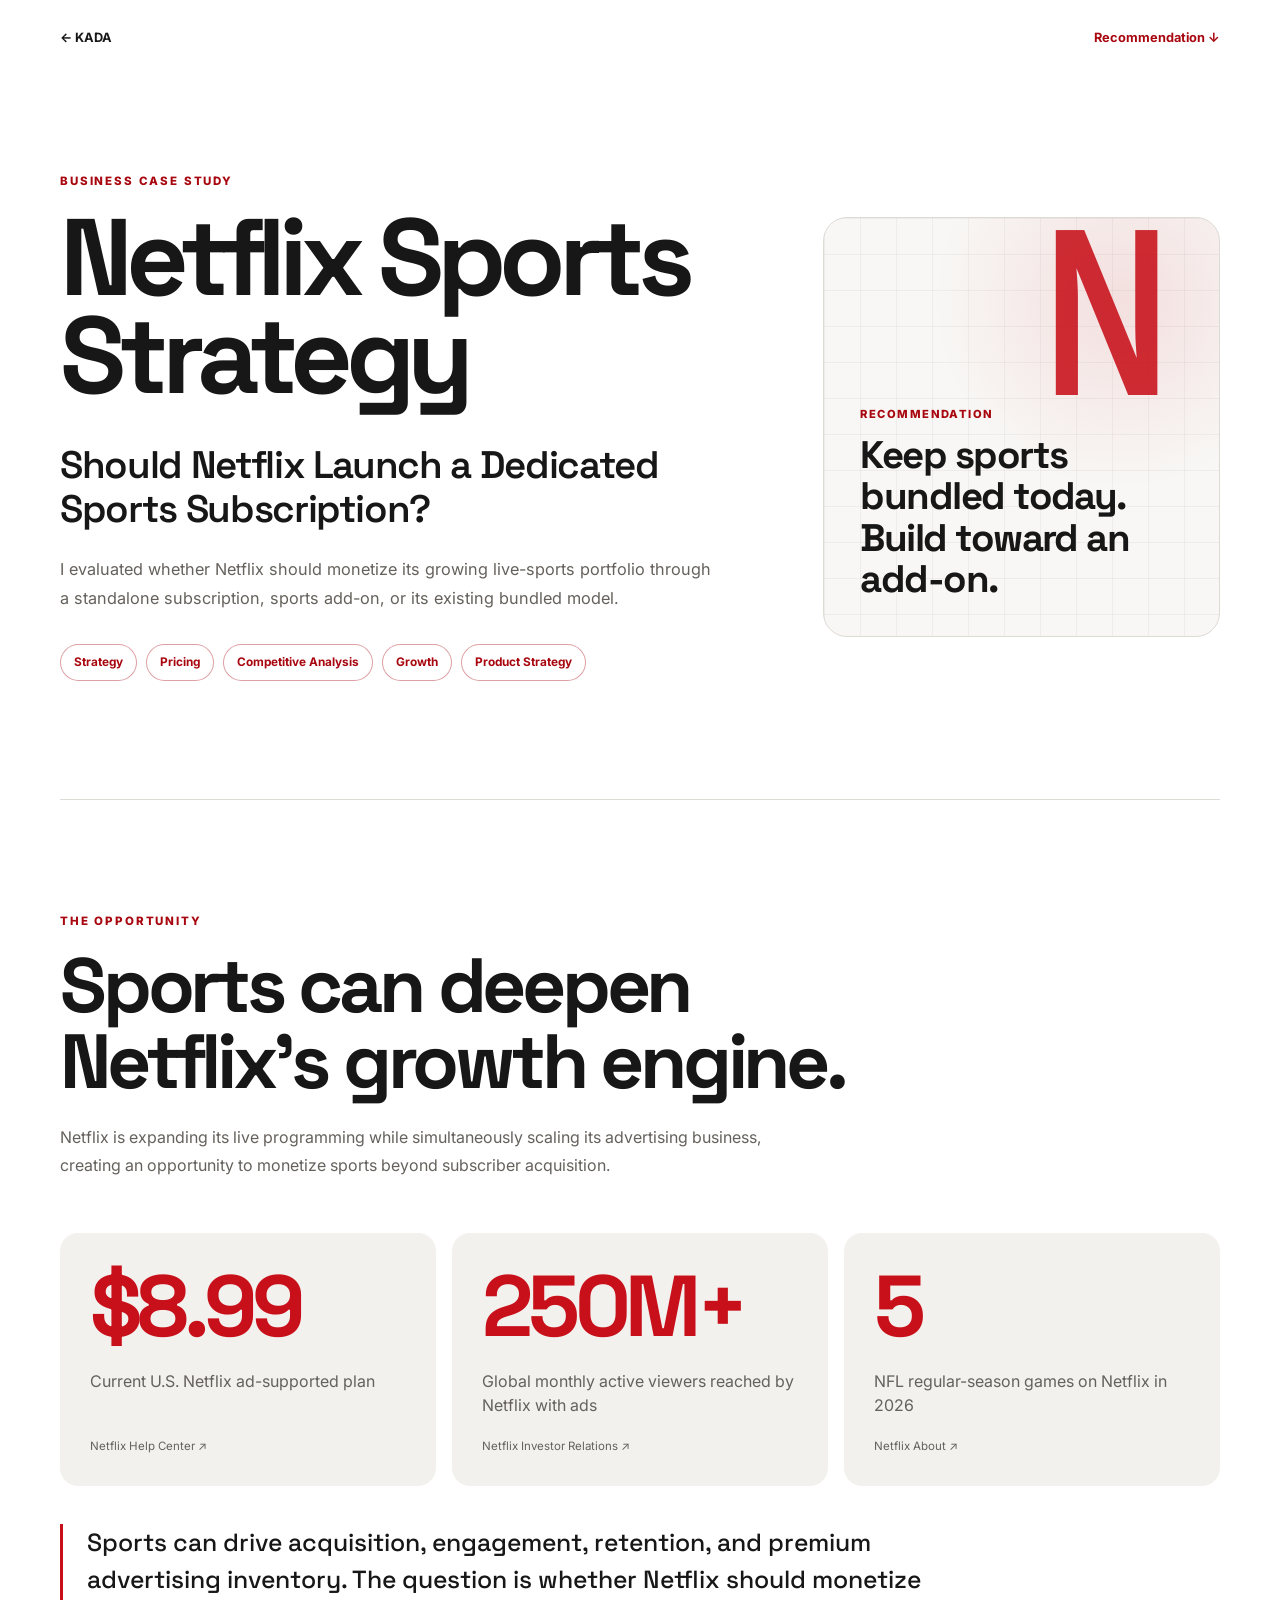
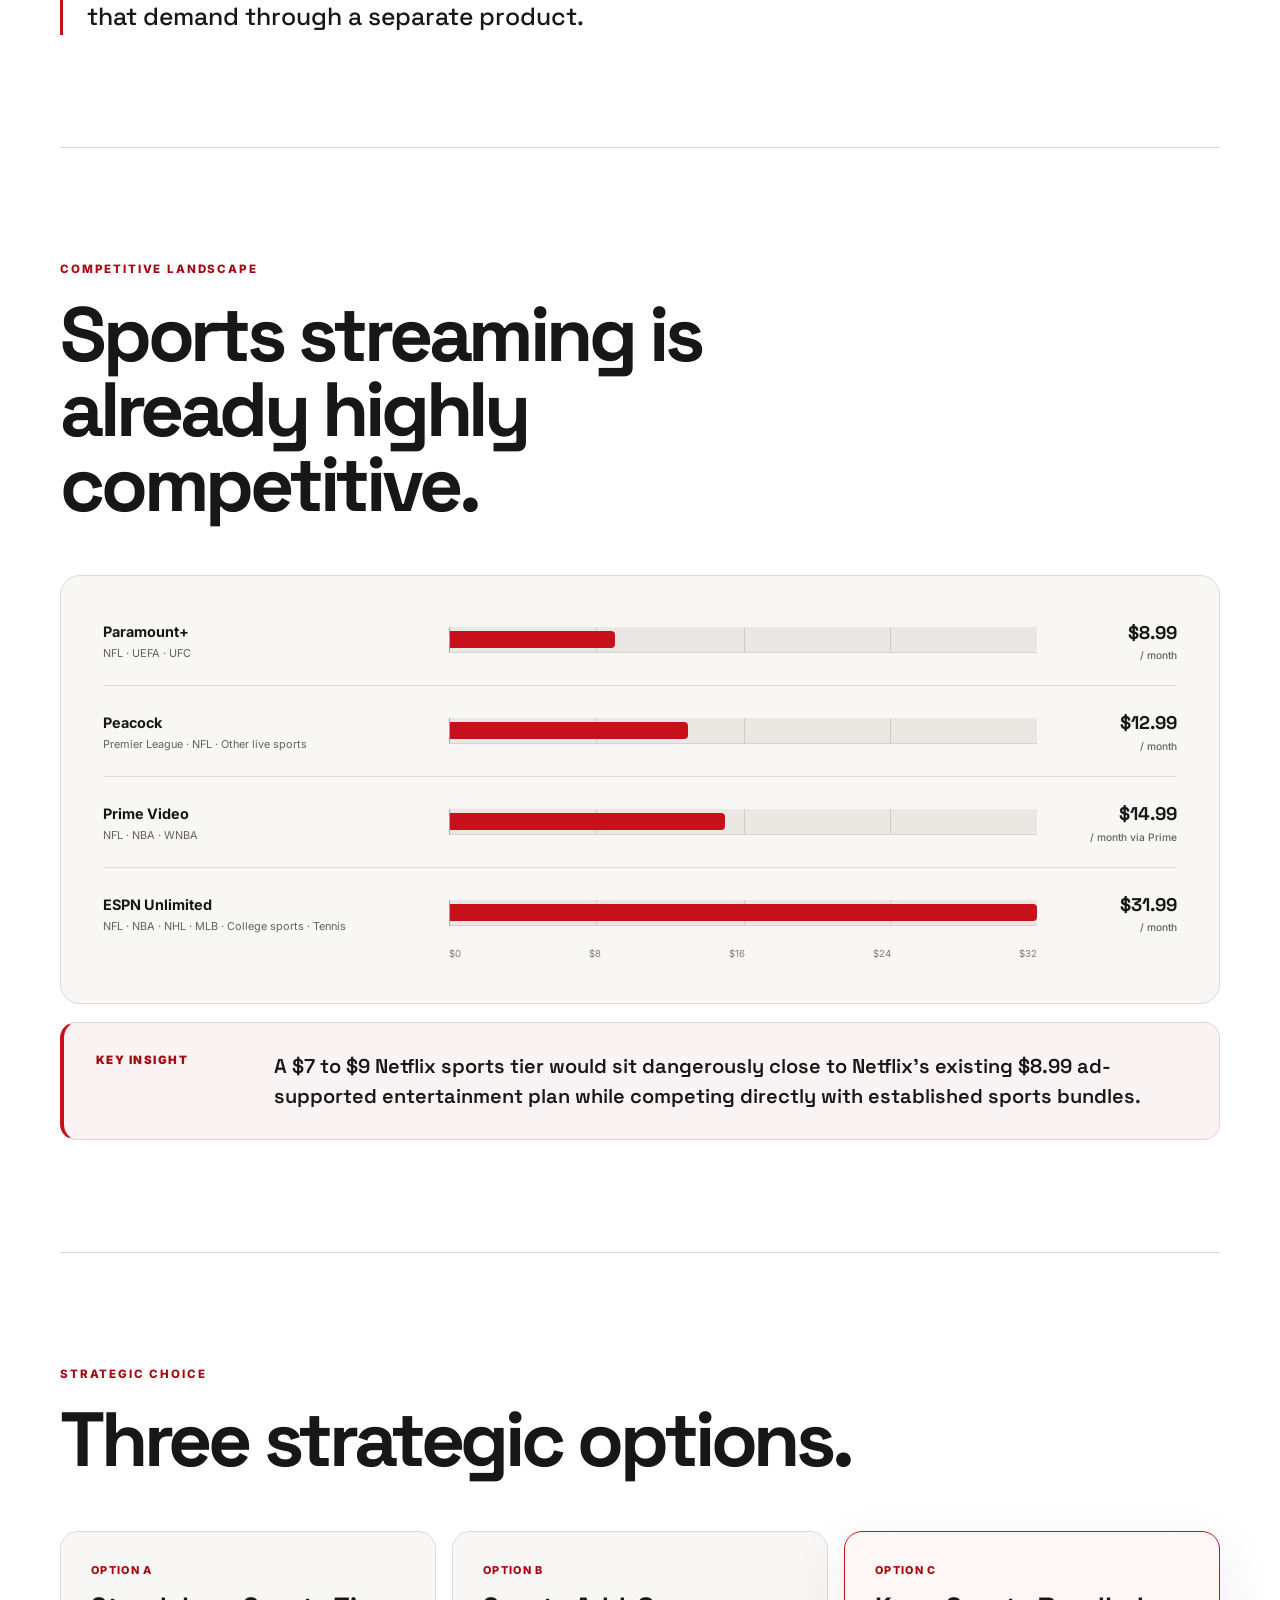
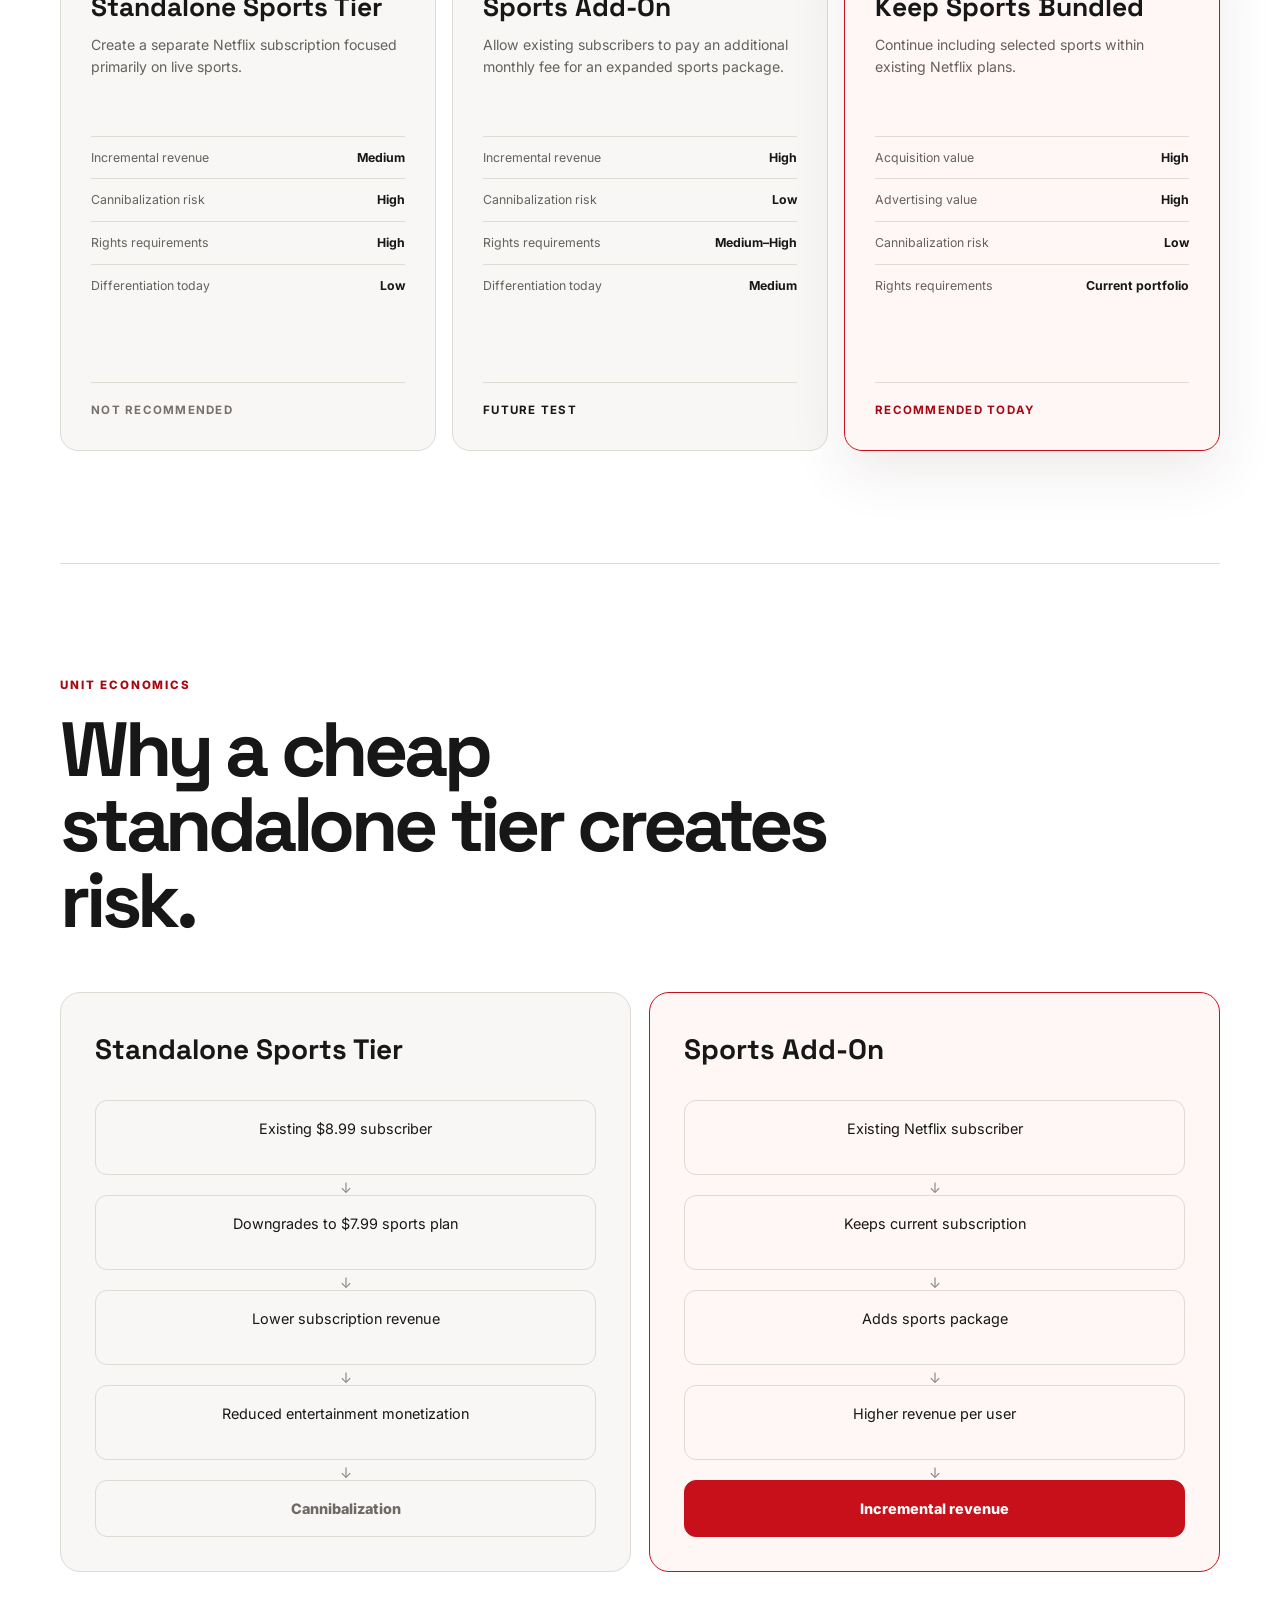
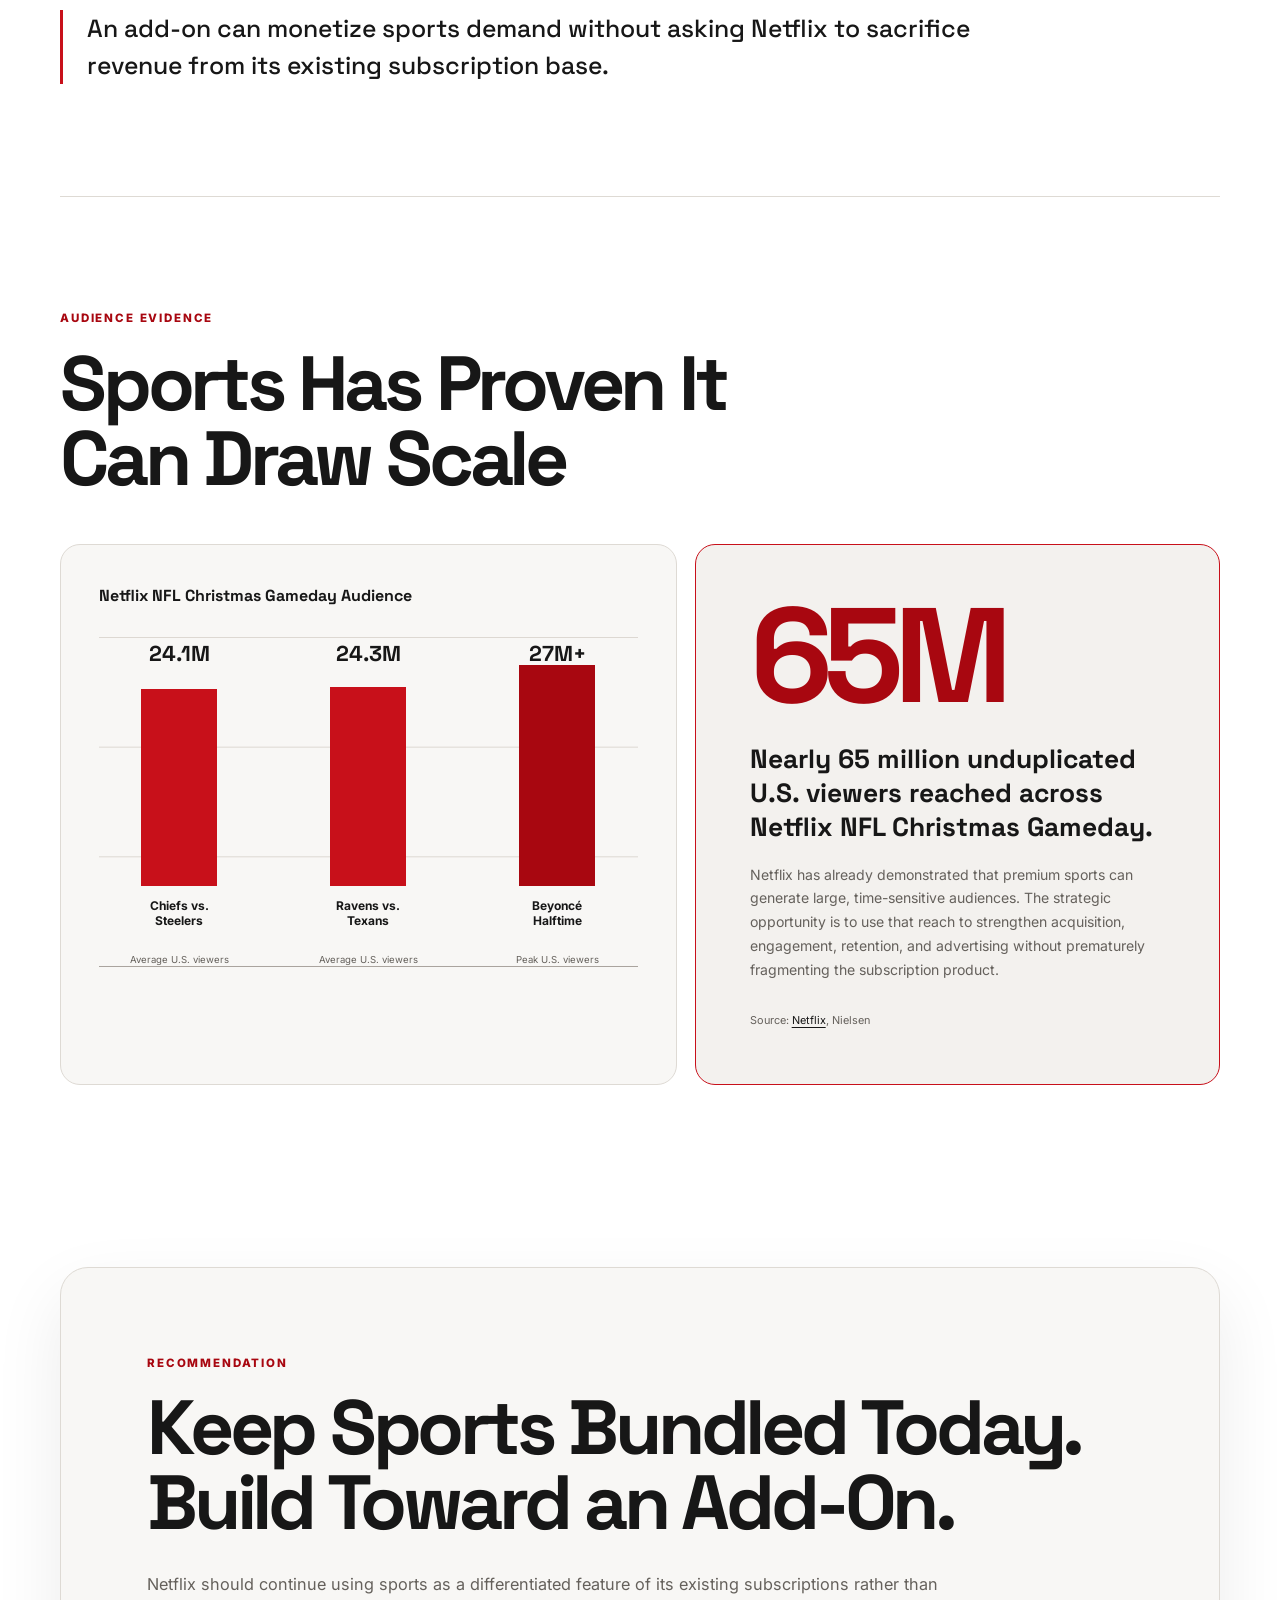
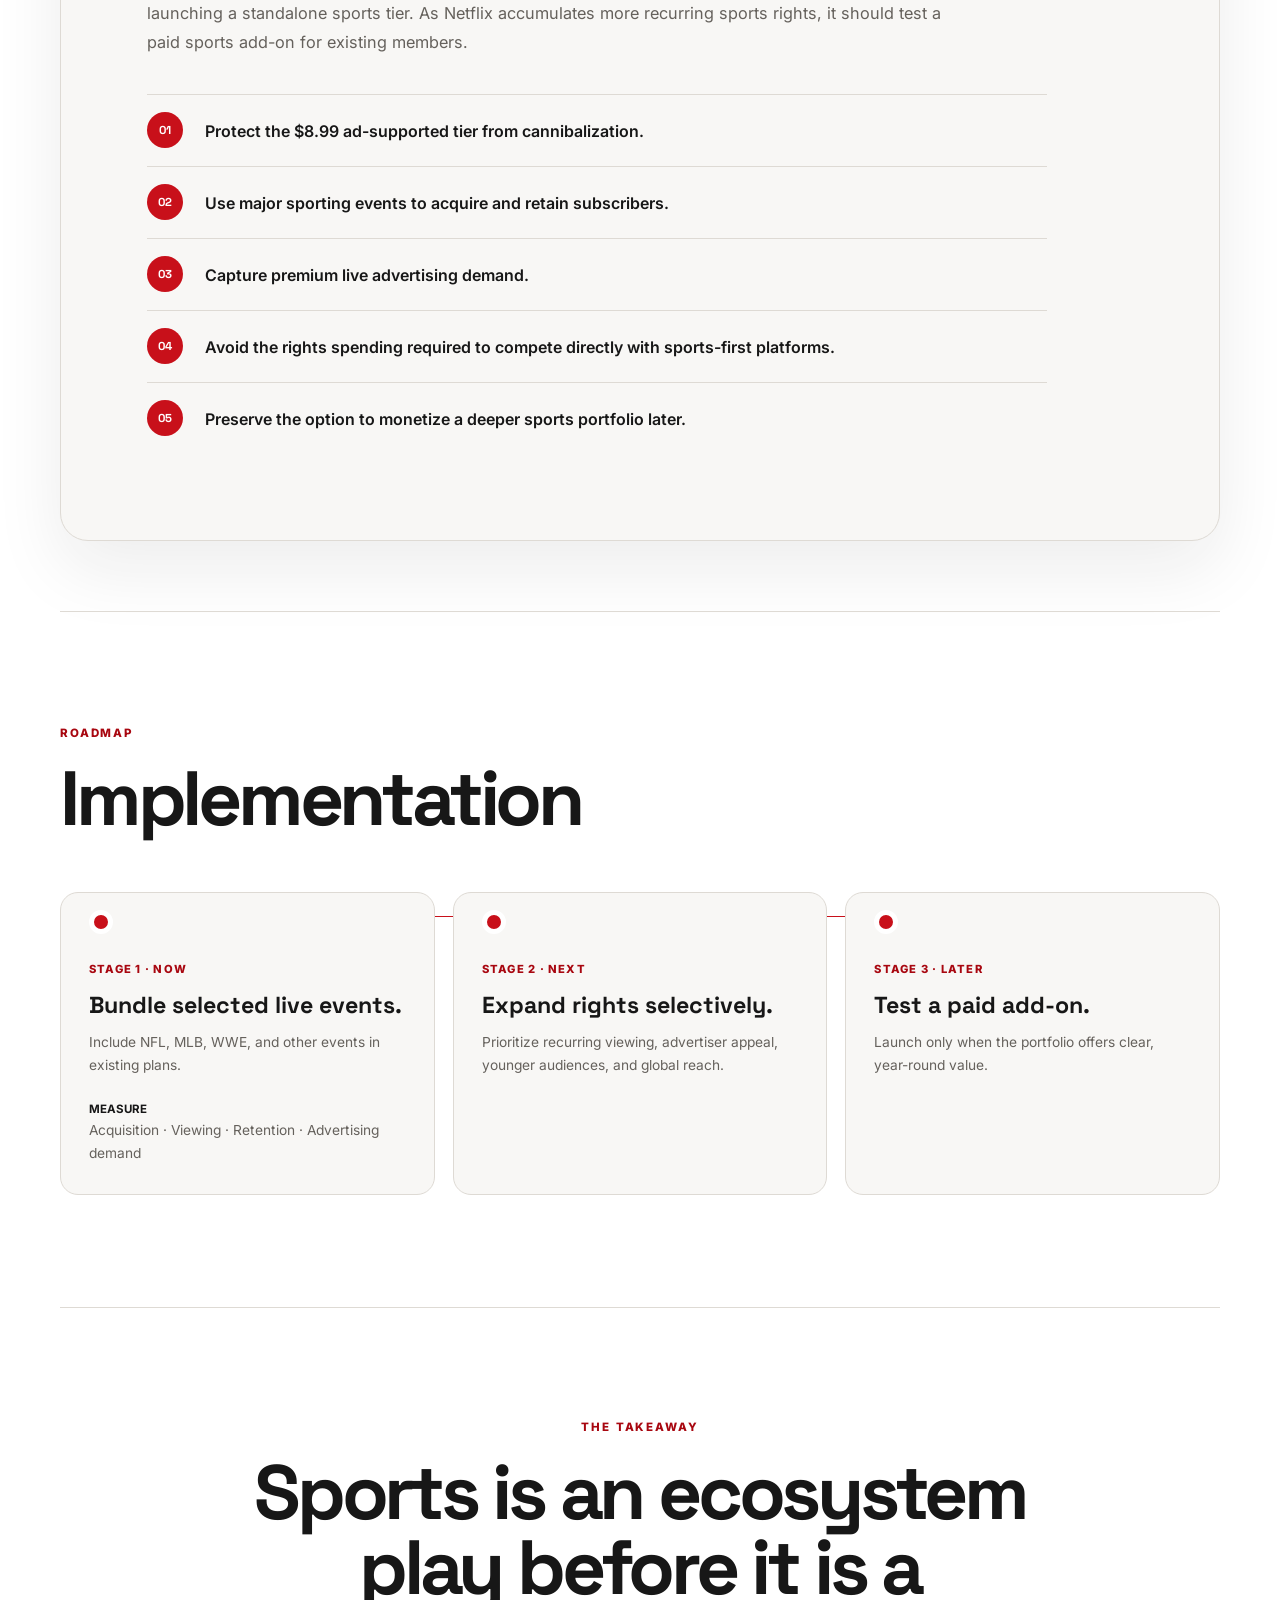
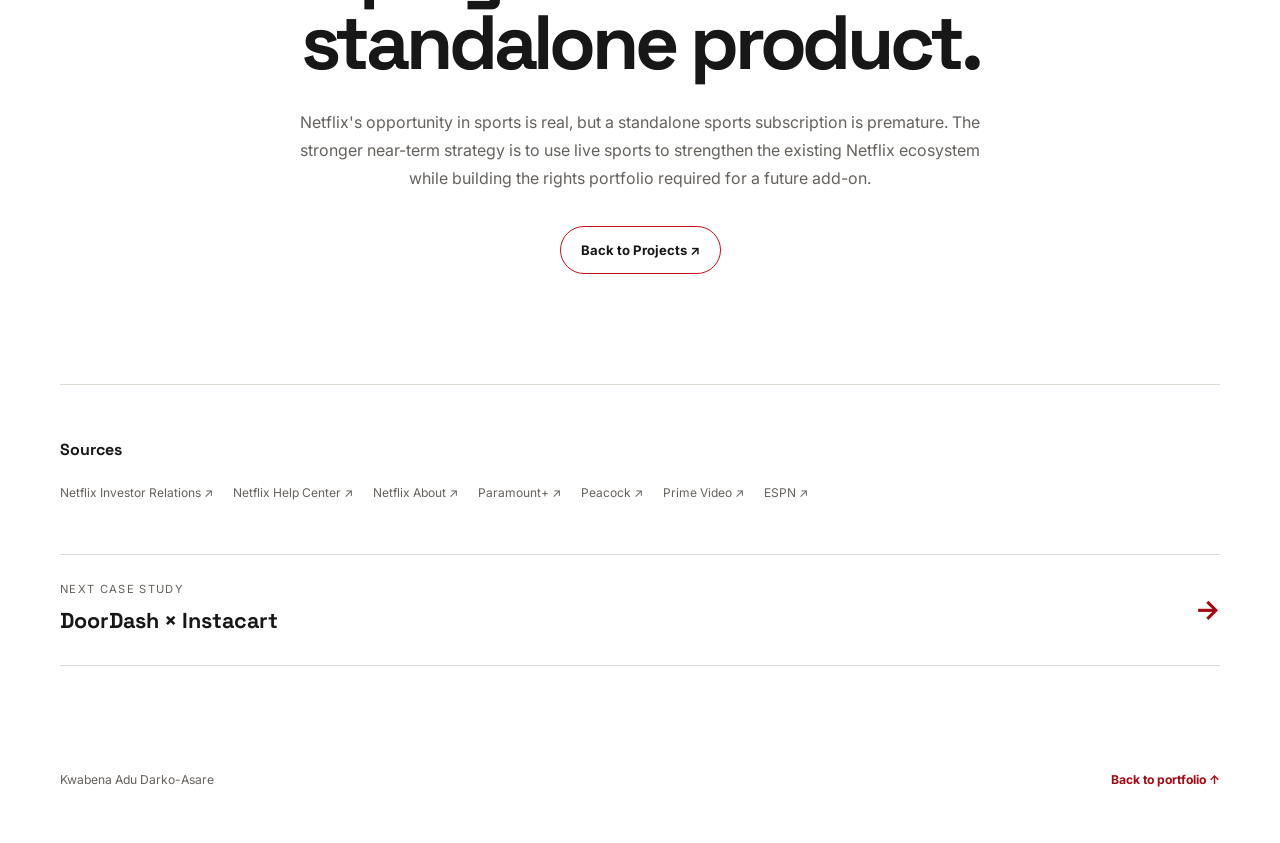
<file: netflix-sports.html>
<!DOCTYPE html>
<html lang="en">
<head>
  <meta charset="UTF-8" />
  <meta name="viewport" content="width=device-width, initial-scale=1.0" />
  <title>Netflix Sports Strategy — Kwabena Adu Darko-Asare</title>
  <meta name="description" content="A strategy case evaluating whether Netflix should launch a dedicated sports subscription." />
  <link rel="preconnect" href="https://fonts.googleapis.com">
  <link rel="preconnect" href="https://fonts.gstatic.com" crossorigin>
  <link href="https://fonts.googleapis.com/css2?family=Space+Grotesk:wght@400;500;600;700&amp;family=Inter:wght@400;500;600;700&amp;display=swap" rel="stylesheet">
  <link rel="stylesheet" href="styles.css?v=20260922-31" />
  <link rel="stylesheet" href="netflix-case.css?v=20260922-15" />
</head>
<body class="netflix-case-page">
  <header class="netflix-nav">
    <a href="index.html#work" aria-label="Back to portfolio">← <span>KADA</span></a>
    <a href="#recommendation">Recommendation ↓</a>
  </header>

  <main>
    <section class="netflix-hero">
      <div class="netflix-hero-copy">
        <p class="netflix-eyebrow">Business Case Study</p>
        <h1>Netflix Sports Strategy</h1>
        <p class="netflix-question">Should Netflix Launch a Dedicated Sports Subscription?</p>
        <p class="netflix-intro">I evaluated whether Netflix should monetize its growing live-sports portfolio through a standalone subscription, sports add-on, or its existing bundled model.</p>
        <div class="netflix-tags" aria-label="Case study skills">
          <span>Strategy</span><span>Pricing</span><span>Competitive Analysis</span><span>Growth</span><span>Product Strategy</span>
        </div>
      </div>
      <aside class="netflix-hero-verdict" aria-label="Recommendation summary">
        <span class="netflix-verdict-mark" aria-hidden="true">N</span>
        <p>Recommendation</p>
        <strong>Keep sports bundled today. Build toward an add-on.</strong>
      </aside>
    </section>

    <section class="netflix-section" id="opportunity">
      <div class="netflix-section-heading">
        <p class="netflix-eyebrow">The Opportunity</p>
        <h2>Sports can deepen Netflix's growth engine.</h2>
        <p>Netflix is expanding its live programming while simultaneously scaling its advertising business, creating an opportunity to monetize sports beyond subscriber acquisition.</p>
      </div>
      <div class="netflix-metrics">
        <article><strong>$8.99</strong><p>Current U.S. Netflix ad-supported plan</p><a href="https://help.netflix.com/" target="_blank" rel="noopener">Netflix Help Center ↗</a></article>
        <article><strong>250M+</strong><p>Global monthly active viewers reached by Netflix with ads</p><a href="https://ir.netflix.net/" target="_blank" rel="noopener">Netflix Investor Relations ↗</a></article>
        <article><strong>5</strong><p>NFL regular-season games on Netflix in 2026</p><a href="https://about.netflix.com/" target="_blank" rel="noopener">Netflix About ↗</a></article>
      </div>
      <p class="netflix-takeaway">Sports can drive acquisition, engagement, retention, and premium advertising inventory. The question is whether Netflix should monetize that demand through a separate product.</p>
    </section>

    <section class="netflix-section netflix-section-alt" id="landscape">
      <div class="netflix-section-heading">
        <p class="netflix-eyebrow">Competitive Landscape</p>
        <h2>Sports streaming is already highly competitive.</h2>
      </div>
      <div class="competitor-chart" role="img" aria-label="Monthly pricing comparison: Paramount Plus 8 dollars and 99 cents, Peacock 12 dollars and 99 cents, Prime Video 14 dollars and 99 cents through Prime membership, and ESPN Unlimited 31 dollars and 99 cents">
        <article class="competitor-row">
          <div class="competitor-label"><strong>Paramount+</strong><span>NFL · UEFA · UFC</span></div>
          <div class="competitor-track"><span style="--bar-width: 28.1%"></span></div>
          <p>$8.99 <small>/ month</small></p>
        </article>
        <article class="competitor-row">
          <div class="competitor-label"><strong>Peacock</strong><span>Premier League · NFL · Other live sports</span></div>
          <div class="competitor-track"><span style="--bar-width: 40.6%"></span></div>
          <p>$12.99 <small>/ month</small></p>
        </article>
        <article class="competitor-row">
          <div class="competitor-label"><strong>Prime Video</strong><span>NFL · NBA · WNBA</span></div>
          <div class="competitor-track"><span style="--bar-width: 46.9%"></span></div>
          <p>$14.99 <small>/ month via Prime</small></p>
        </article>
        <article class="competitor-row">
          <div class="competitor-label"><strong>ESPN Unlimited</strong><span>NFL · NBA · NHL · MLB · College sports · Tennis</span></div>
          <div class="competitor-track"><span style="--bar-width: 100%"></span></div>
          <p>$31.99 <small>/ month</small></p>
        </article>
        <div class="competitor-axis" aria-hidden="true"><span></span><div><small>$0</small><small>$8</small><small>$16</small><small>$24</small><small>$32</small></div><span></span></div>
      </div>
      <aside class="netflix-insight"><span>Key Insight</span><p>A $7 to $9 Netflix sports tier would sit dangerously close to Netflix's existing $8.99 ad-supported entertainment plan while competing directly with established sports bundles.</p></aside>
    </section>

    <section class="netflix-section" id="options">
      <div class="netflix-section-heading">
        <p class="netflix-eyebrow">Strategic Choice</p>
        <h2>Three strategic options.</h2>
      </div>
      <div class="option-grid">
        <article class="option-card">
          <span class="option-letter">Option A</span><h3>Standalone Sports Tier</h3>
          <p>Create a separate Netflix subscription focused primarily on live sports.</p>
          <dl><div><dt>Incremental revenue</dt><dd>Medium</dd></div><div><dt>Cannibalization risk</dt><dd>High</dd></div><div><dt>Rights requirements</dt><dd>High</dd></div><div><dt>Differentiation today</dt><dd>Low</dd></div></dl>
          <strong class="option-status option-status-no">Not Recommended</strong>
        </article>
        <article class="option-card">
          <span class="option-letter">Option B</span><h3>Sports Add-On</h3>
          <p>Allow existing subscribers to pay an additional monthly fee for an expanded sports package.</p>
          <dl><div><dt>Incremental revenue</dt><dd>High</dd></div><div><dt>Cannibalization risk</dt><dd>Low</dd></div><div><dt>Rights requirements</dt><dd>Medium–High</dd></div><div><dt>Differentiation today</dt><dd>Medium</dd></div></dl>
          <strong class="option-status option-status-future">Future Test</strong>
        </article>
        <article class="option-card option-card-recommended">
          <span class="option-letter">Option C</span><h3>Keep Sports Bundled</h3>
          <p>Continue including selected sports within existing Netflix plans.</p>
          <dl><div><dt>Acquisition value</dt><dd>High</dd></div><div><dt>Advertising value</dt><dd>High</dd></div><div><dt>Cannibalization risk</dt><dd>Low</dd></div><div><dt>Rights requirements</dt><dd>Current portfolio</dd></div></dl>
          <strong class="option-status option-status-yes">Recommended Today</strong>
        </article>
      </div>
    </section>

    <section class="netflix-section netflix-section-alt" id="economics">
      <div class="netflix-section-heading">
        <p class="netflix-eyebrow">Unit Economics</p>
        <h2>Why a cheap standalone tier creates risk.</h2>
      </div>
      <div class="economics-grid">
        <article class="economics-flow economics-flow-risk">
          <h3>Standalone Sports Tier</h3>
          <ol><li>Existing $8.99 subscriber</li><li>Downgrades to $7.99 sports plan</li><li>Lower subscription revenue</li><li>Reduced entertainment monetization</li><li>Cannibalization</li></ol>
        </article>
        <article class="economics-flow economics-flow-growth">
          <h3>Sports Add-On</h3>
          <ol><li>Existing Netflix subscriber</li><li>Keeps current subscription</li><li>Adds sports package</li><li>Higher revenue per user</li><li>Incremental revenue</li></ol>
        </article>
      </div>
      <p class="netflix-takeaway">An add-on can monetize sports demand without asking Netflix to sacrifice revenue from its existing subscription base.</p>
    </section>

    <section class="netflix-section audience-section" id="value">
      <div class="netflix-section-heading">
        <p class="netflix-eyebrow">Audience Evidence</p>
        <h2>Sports Has Proven It Can Draw Scale</h2>
      </div>
      <div class="audience-evidence-grid">
        <figure class="audience-chart">
          <figcaption>Netflix NFL Christmas Gameday Audience</figcaption>
          <div class="audience-chart-plot" role="img" aria-label="Chiefs versus Steelers averaged 24.1 million U.S. viewers, Ravens versus Texans averaged 24.3 million U.S. viewers, and the Beyoncé halftime performance peaked above 27 million U.S. viewers">
            <div class="audience-bar-group">
              <strong>24.1M</strong>
              <div class="audience-bar-wrap"><span class="audience-bar" style="--bar-height: 89.3%"></span></div>
              <p>Chiefs vs.<br />Steelers</p><small>Average U.S. viewers</small>
            </div>
            <div class="audience-bar-group">
              <strong>24.3M</strong>
              <div class="audience-bar-wrap"><span class="audience-bar" style="--bar-height: 90%"></span></div>
              <p>Ravens vs.<br />Texans</p><small>Average U.S. viewers</small>
            </div>
            <div class="audience-bar-group audience-bar-peak">
              <strong>27M+</strong>
              <div class="audience-bar-wrap"><span class="audience-bar" style="--bar-height: 100%"></span></div>
              <p>Beyoncé<br />Halftime</p><small>Peak U.S. viewers</small>
            </div>
          </div>
        </figure>
        <aside class="audience-stat">
          <strong>65M</strong>
          <h3>Nearly 65 million unduplicated U.S. viewers reached across Netflix NFL Christmas Gameday.</h3>
          <p>Netflix has already demonstrated that premium sports can generate large, time-sensitive audiences. The strategic opportunity is to use that reach to strengthen acquisition, engagement, retention, and advertising without prematurely fragmenting the subscription product.</p>
          <small>Source: <a href="https://about.netflix.com/en/news/netflix-nfl-christmas-gameday-reaches-65-million-us-viewers" target="_blank" rel="noopener">Netflix</a>, Nielsen</small>
        </aside>
      </div>
    </section>

    <section class="netflix-recommendation" id="recommendation">
      <p class="netflix-eyebrow">Recommendation</p>
      <h2>Keep Sports Bundled Today.<br />Build Toward an Add-On.</h2>
      <p>Netflix should continue using sports as a differentiated feature of its existing subscriptions rather than launching a standalone sports tier. As Netflix accumulates more recurring sports rights, it should test a paid sports add-on for existing members.</p>
      <ul>
        <li>Protect the $8.99 ad-supported tier from cannibalization.</li>
        <li>Use major sporting events to acquire and retain subscribers.</li>
        <li>Capture premium live advertising demand.</li>
        <li>Avoid the rights spending required to compete directly with sports-first platforms.</li>
        <li>Preserve the option to monetize a deeper sports portfolio later.</li>
      </ul>
    </section>

    <section class="netflix-section" id="implementation">
      <div class="netflix-section-heading">
        <p class="netflix-eyebrow">Roadmap</p>
        <h2>Implementation</h2>
      </div>
      <div class="roadmap-grid">
        <article><span>Stage 1 · Now</span><h3>Bundle selected live events.</h3><p>Include NFL, MLB, WWE, and other events in existing plans.</p><strong>Measure</strong><p>Acquisition · Viewing · Retention · Advertising demand</p></article>
        <article><span>Stage 2 · Next</span><h3>Expand rights selectively.</h3><p>Prioritize recurring viewing, advertiser appeal, younger audiences, and global reach.</p></article>
        <article><span>Stage 3 · Later</span><h3>Test a paid add-on.</h3><p>Launch only when the portfolio offers clear, year-round value.</p></article>
      </div>
    </section>

    <section class="netflix-takeaway-section">
      <p class="netflix-eyebrow">The Takeaway</p>
      <h2>Sports is an ecosystem play before it is a standalone product.</h2>
      <p>Netflix's opportunity in sports is real, but a standalone sports subscription is premature. The stronger near-term strategy is to use live sports to strengthen the existing Netflix ecosystem while building the rights portfolio required for a future add-on.</p>
      <a class="netflix-button" href="index.html#work">Back to Projects ↗</a>
    </section>

    <section class="netflix-sources" aria-labelledby="sources-heading">
      <h2 id="sources-heading">Sources</h2>
      <div><a href="https://ir.netflix.net/" target="_blank" rel="noopener">Netflix Investor Relations ↗</a><a href="https://help.netflix.com/" target="_blank" rel="noopener">Netflix Help Center ↗</a><a href="https://about.netflix.com/" target="_blank" rel="noopener">Netflix About ↗</a><a href="https://www.paramountplus.com/" target="_blank" rel="noopener">Paramount+ ↗</a><a href="https://www.peacocktv.com/" target="_blank" rel="noopener">Peacock ↗</a><a href="https://www.aboutamazon.com/news/entertainment/live-sports-streaming-prime-video" target="_blank" rel="noopener">Prime Video ↗</a><a href="https://www.espn.com/" target="_blank" rel="noopener">ESPN ↗</a></div>
    </section>

    <nav class="netflix-project-nav" aria-label="Project navigation">
      <a href="doordash-instacart.html"><span>Next case study</span><strong>DoorDash × Instacart</strong><b aria-hidden="true">→</b></a>
    </nav>
  </main>

  <footer class="netflix-footer"><span>Kwabena Adu Darko-Asare</span><a href="index.html#work">Back to portfolio ↑</a></footer>
  <script src="script.js?v=20260921-3"></script>
</body>
</html>
</file>
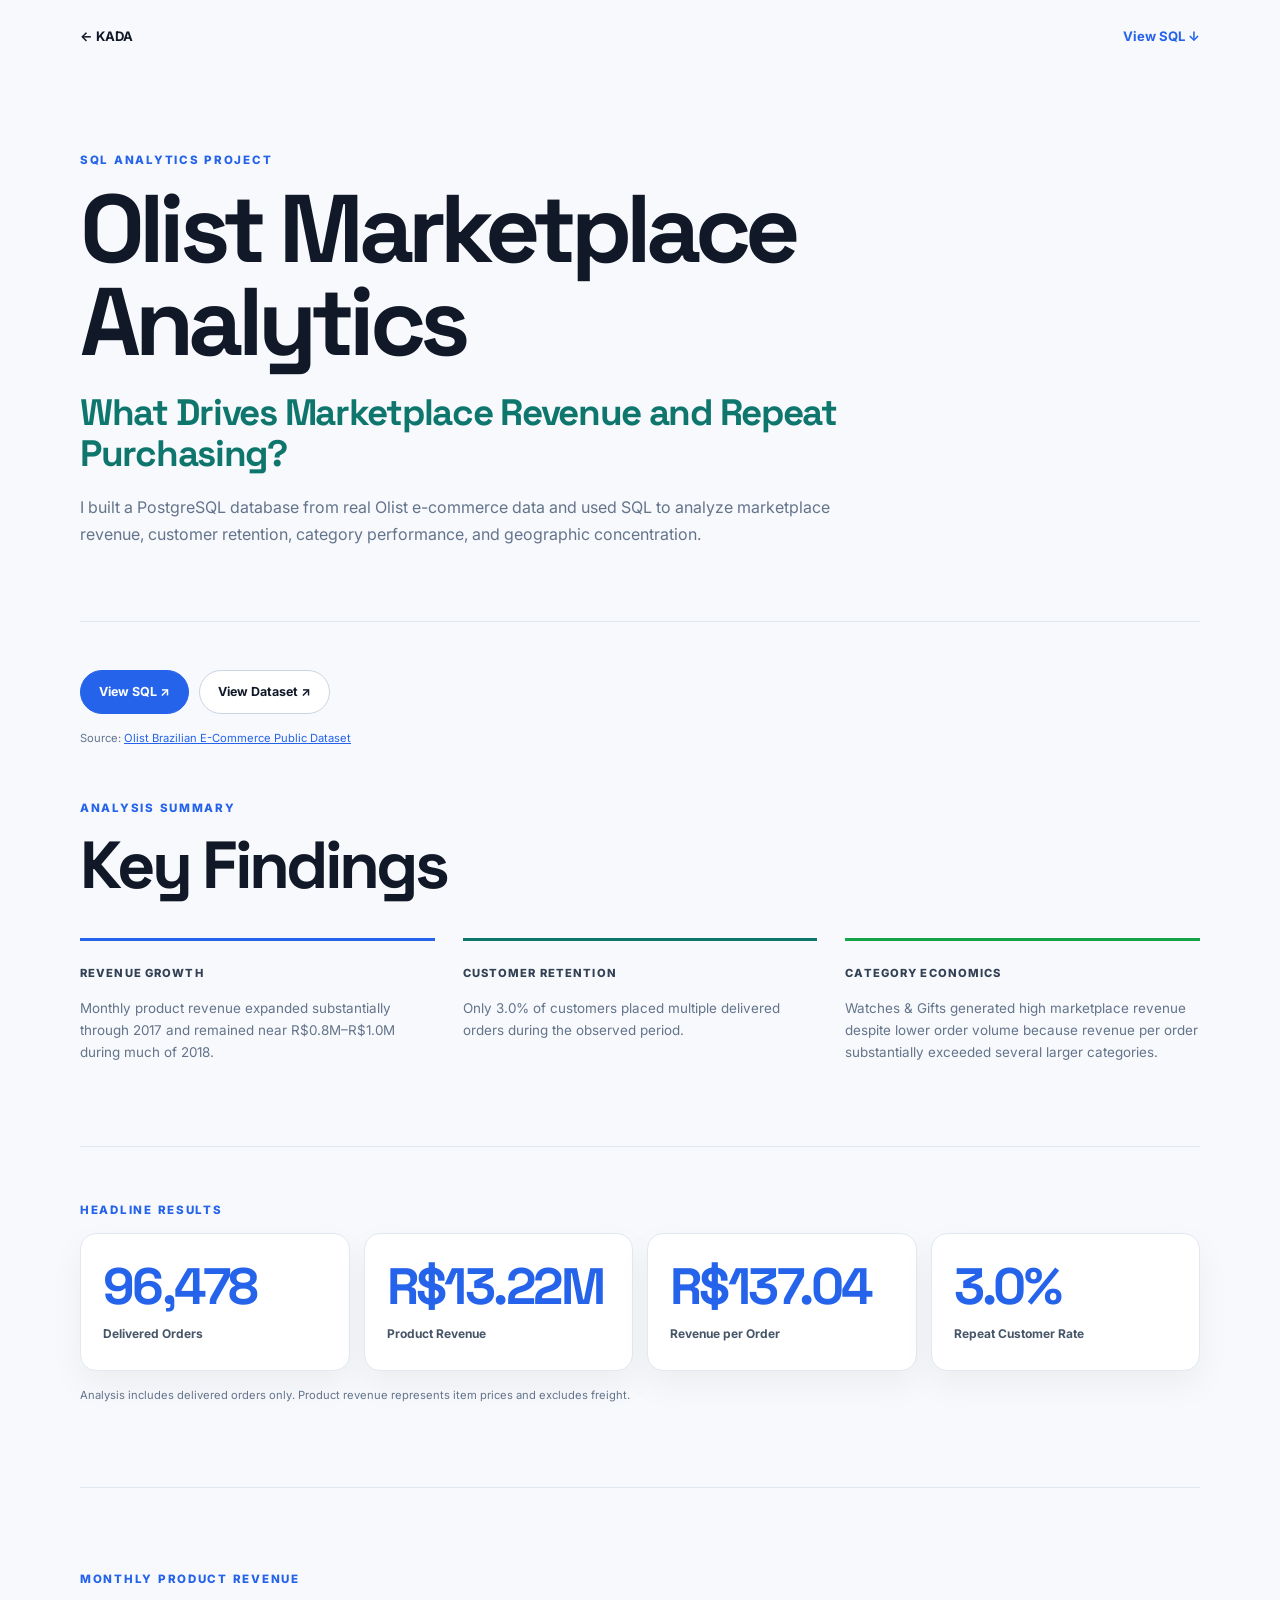
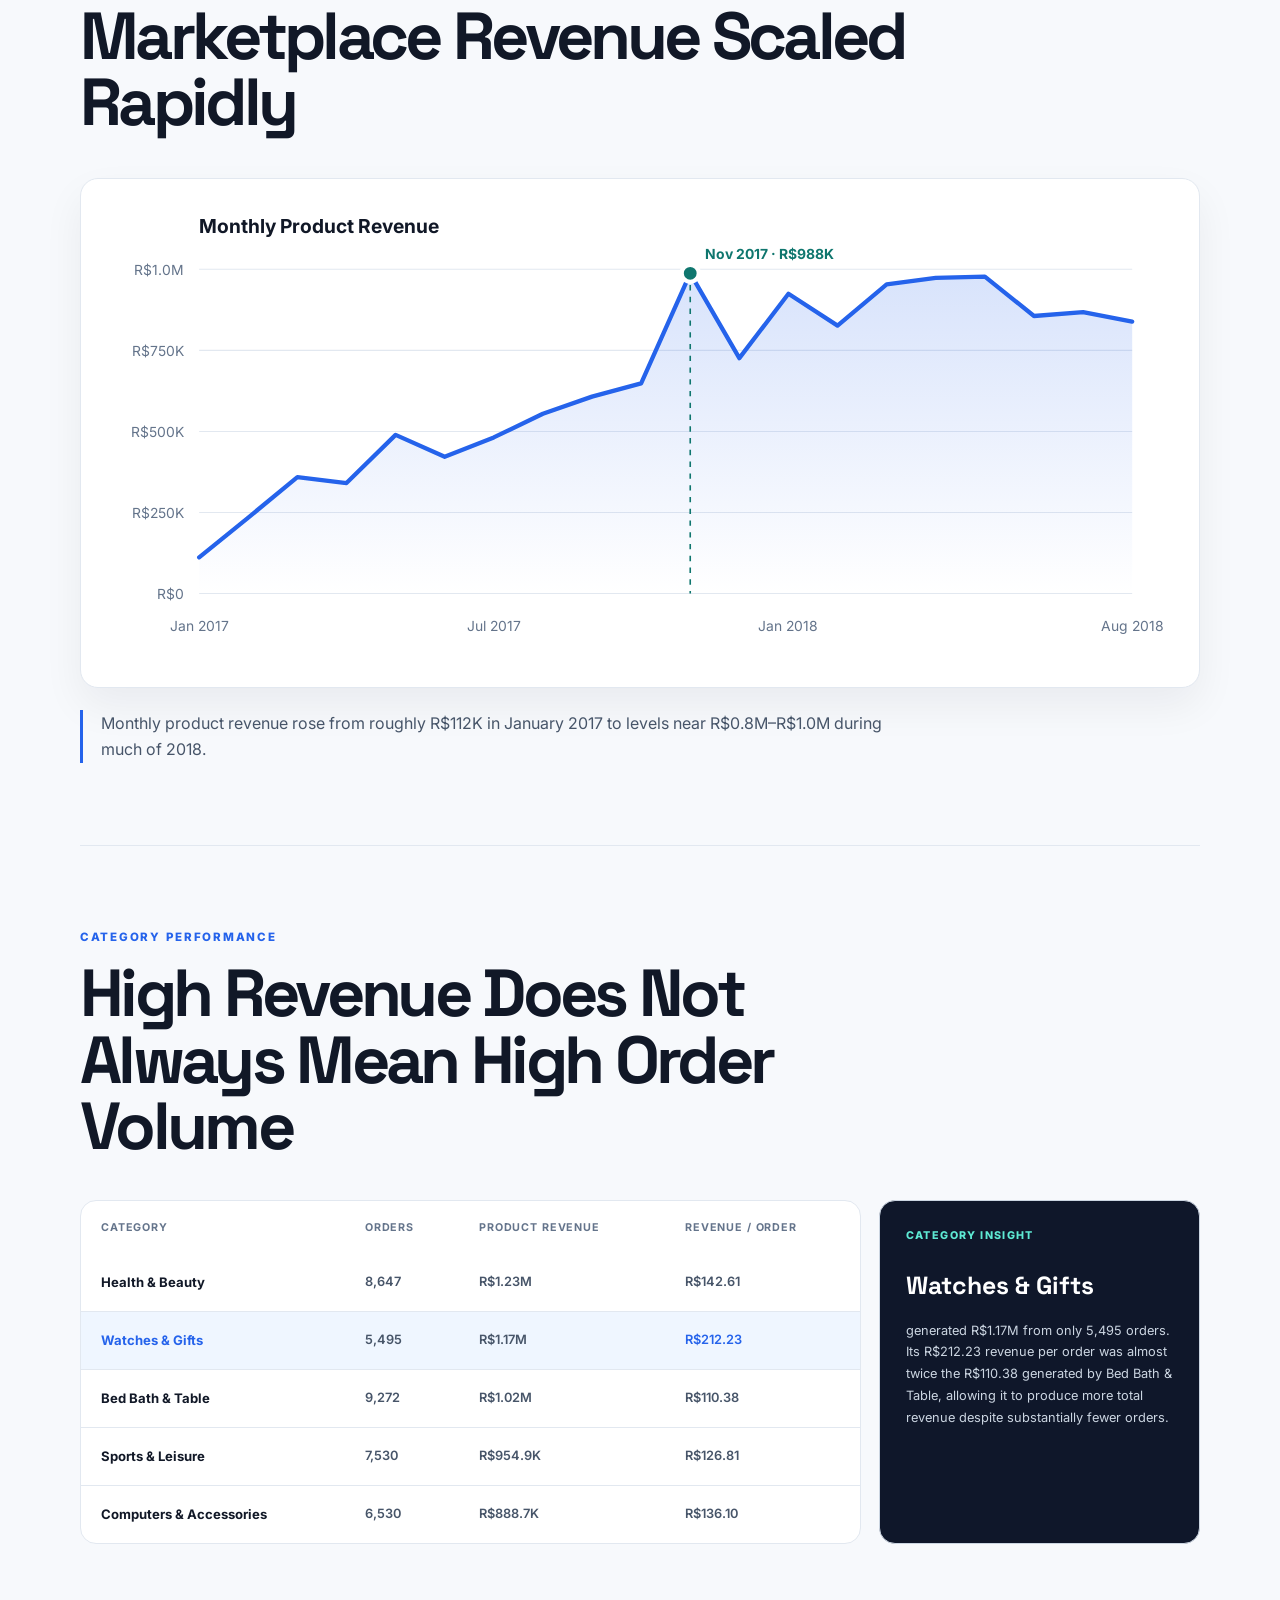
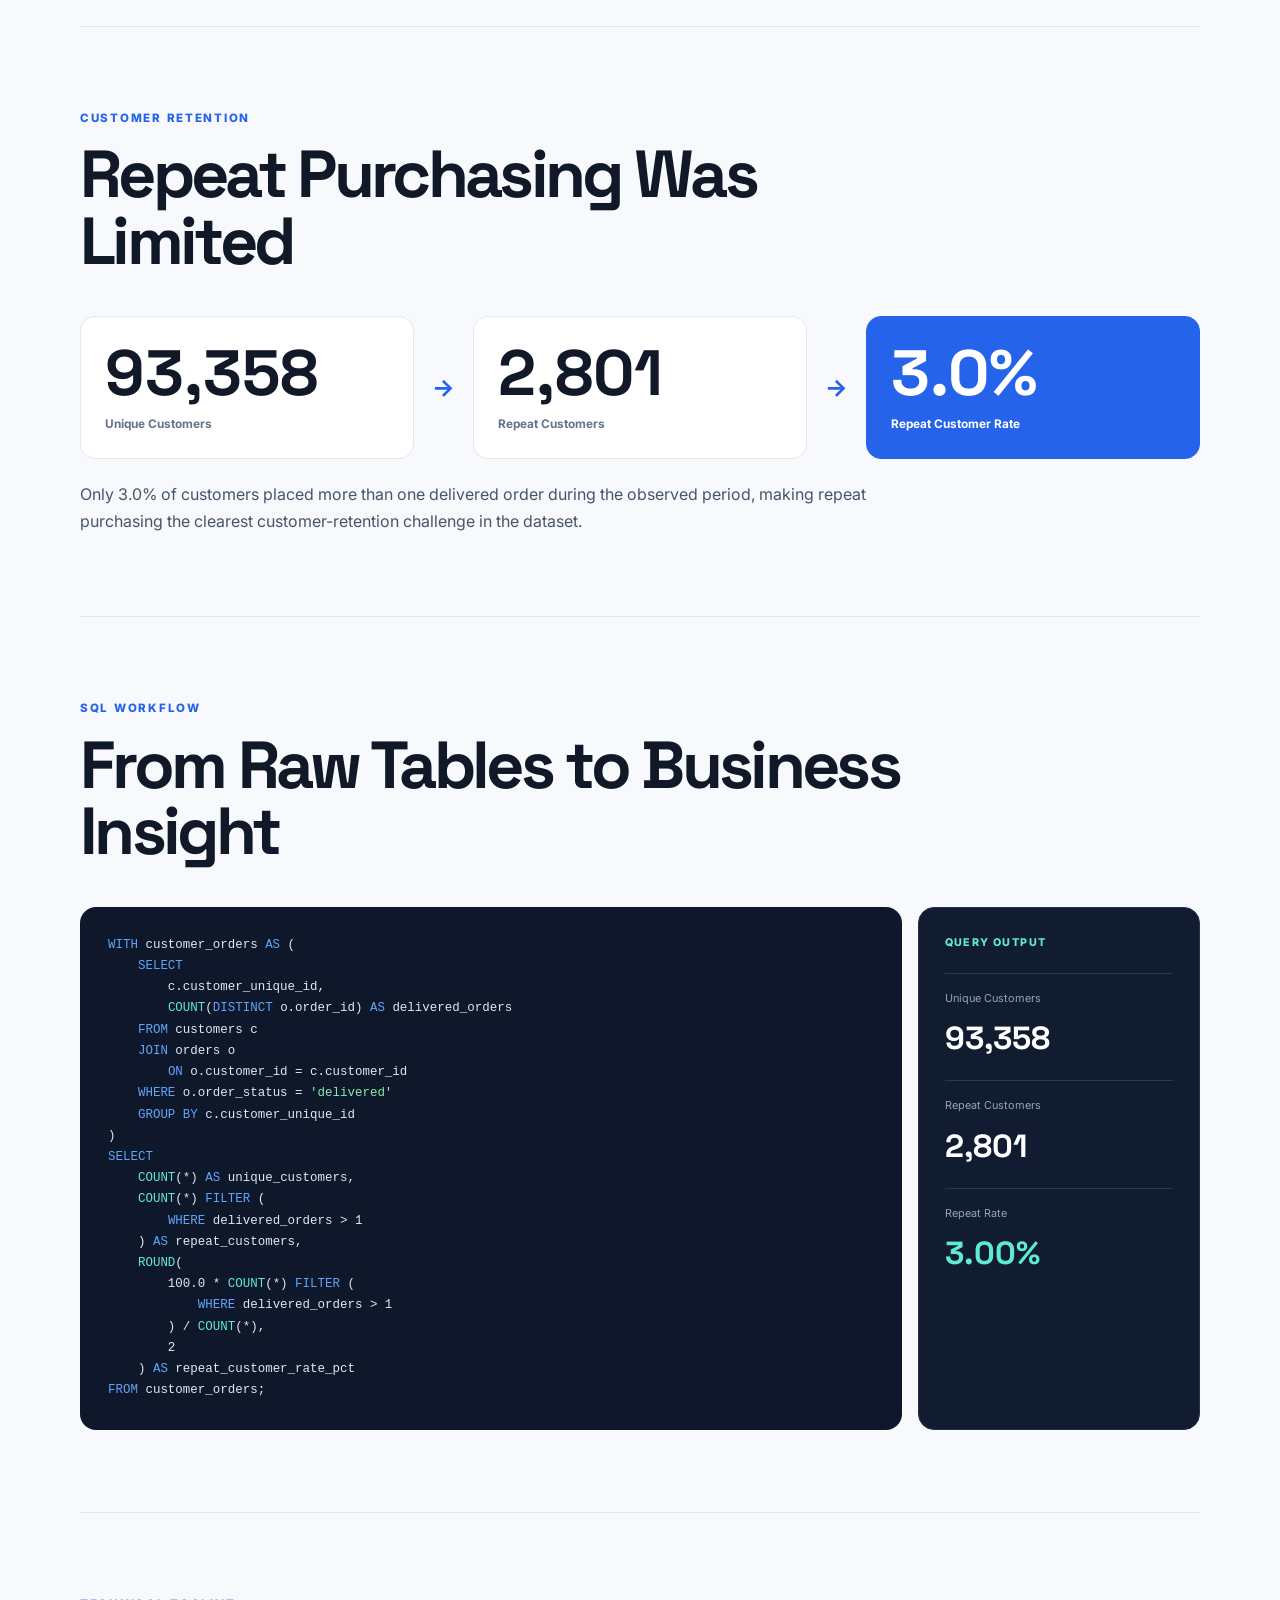
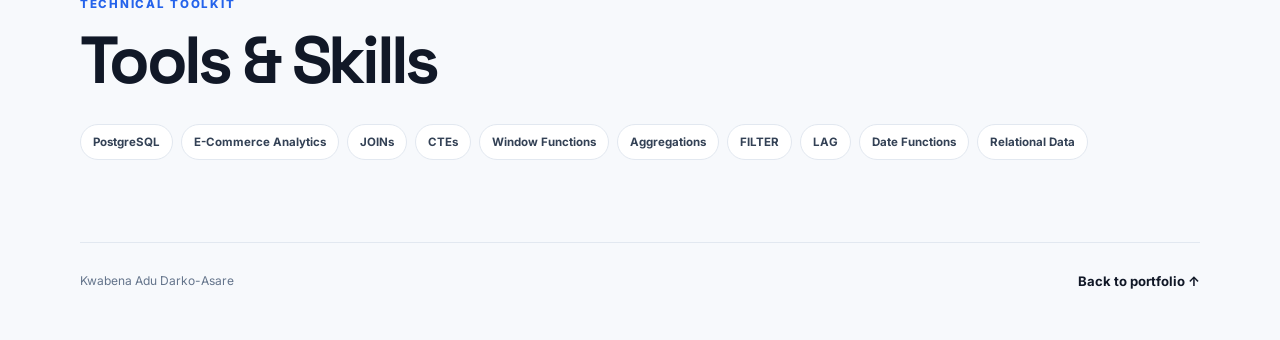
<file: olist-analytics.html>
<!DOCTYPE html>
<html lang="en">
<head>
  <meta charset="UTF-8" />
  <meta name="viewport" content="width=device-width, initial-scale=1.0" />
  <title>Olist Marketplace Analytics — Kwabena Adu Darko-Asare</title>
  <meta name="description" content="A PostgreSQL analysis of product revenue, category performance, and repeat purchasing in the Olist Brazilian marketplace." />
  <link rel="preconnect" href="https://fonts.googleapis.com">
  <link rel="preconnect" href="https://fonts.gstatic.com" crossorigin>
  <link href="https://fonts.googleapis.com/css2?family=Space+Grotesk:wght@400;500;600;700&amp;family=Inter:wght@400;500;600;700&amp;display=swap" rel="stylesheet">
  <link rel="stylesheet" href="styles.css?v=20260923-34" />
  <link rel="stylesheet" href="olist.css?v=20260923-4" />
</head>
<body class="olist-page">
  <header class="olist-nav">
    <a href="index.html#work" aria-label="Back to portfolio">← <span>KADA</span></a>
    <a href="#sql">View SQL ↓</a>
  </header>

  <main>
    <section class="olist-hero">
      <p class="olist-eyebrow">SQL Analytics Project</p>
      <h1>Olist Marketplace Analytics</h1>
      <h2>What Drives Marketplace Revenue and Repeat Purchasing?</h2>
      <p class="olist-lede">I built a PostgreSQL database from real Olist e-commerce data and used SQL to analyze marketplace revenue, customer retention, category performance, and geographic concentration.</p>
    </section>

    <section class="olist-section olist-findings" aria-labelledby="findings-heading">
      <div class="olist-actions">
        <a class="olist-button olist-button-primary" href="assets/sql/olist-marketplace-analysis.sql" target="_blank">View SQL ↗</a>
        <a class="olist-button" href="https://www.kaggle.com/datasets/olistbr/brazilian-ecommerce" target="_blank" rel="noopener">View Dataset ↗</a>
      </div>
      <p class="olist-source">Source: <a href="https://www.kaggle.com/datasets/olistbr/brazilian-ecommerce" target="_blank" rel="noopener">Olist Brazilian E-Commerce Public Dataset</a></p>
      <div class="olist-heading"><p class="olist-eyebrow">Analysis Summary</p><h2 id="findings-heading">Key Findings</h2></div>
      <div class="findings-grid">
        <article><span>Revenue Growth</span><p>Monthly product revenue expanded substantially through 2017 and remained near R$0.8M–R$1.0M during much of 2018.</p></article>
        <article><span>Customer Retention</span><p>Only 3.0% of customers placed multiple delivered orders during the observed period.</p></article>
        <article><span>Category Economics</span><p>Watches &amp; Gifts generated high marketplace revenue despite lower order volume because revenue per order substantially exceeded several larger categories.</p></article>
      </div>
    </section>

    <section class="olist-section olist-metrics-section" aria-labelledby="headline-results">
      <p class="olist-eyebrow" id="headline-results">Headline Results</p>
      <div class="olist-metrics">
        <article><strong>96,478</strong><span>Delivered Orders</span></article>
        <article><strong>R$13.22M</strong><span>Product Revenue</span></article>
        <article><strong>R$137.04</strong><span>Revenue per Order</span></article>
        <article><strong>3.0%</strong><span>Repeat Customer Rate</span></article>
      </div>
      <p class="olist-note">Analysis includes delivered orders only. Product revenue represents item prices and excludes freight.</p>
    </section>

    <section class="olist-section" aria-labelledby="revenue-heading">
      <div class="olist-heading"><p class="olist-eyebrow">Monthly Product Revenue</p><h2 id="revenue-heading">Marketplace Revenue Scaled Rapidly</h2></div>
      <figure class="olist-chart-card">
        <svg id="revenue-chart" viewBox="0 0 1000 430" role="img" aria-labelledby="revenue-chart-title revenue-chart-desc">
          <title id="revenue-chart-title">Monthly Product Revenue</title>
          <desc id="revenue-chart-desc">Line chart of monthly product revenue from January 2017 through August 2018, with a peak near 988 thousand reais in November 2017.</desc>
        </svg>
      </figure>
      <p class="olist-takeaway">Monthly product revenue rose from roughly R$112K in January 2017 to levels near R$0.8M–R$1.0M during much of 2018.</p>
    </section>

    <section class="olist-section" aria-labelledby="category-heading">
      <div class="olist-heading"><p class="olist-eyebrow">Category Performance</p><h2 id="category-heading">High Revenue Does Not Always Mean High Order Volume</h2></div>
      <div class="olist-category-layout">
        <div class="olist-table-wrap" tabindex="0" aria-label="Horizontally scrollable category performance table">
          <table class="olist-table">
            <thead><tr><th scope="col">Category</th><th scope="col">Orders</th><th scope="col">Product Revenue</th><th scope="col">Revenue / Order</th></tr></thead>
            <tbody>
              <tr><th scope="row">Health &amp; Beauty</th><td>8,647</td><td>R$1.23M</td><td>R$142.61</td></tr>
              <tr class="olist-highlight-row"><th scope="row">Watches &amp; Gifts</th><td>5,495</td><td>R$1.17M</td><td>R$212.23</td></tr>
              <tr><th scope="row">Bed Bath &amp; Table</th><td>9,272</td><td>R$1.02M</td><td>R$110.38</td></tr>
              <tr><th scope="row">Sports &amp; Leisure</th><td>7,530</td><td>R$954.9K</td><td>R$126.81</td></tr>
              <tr><th scope="row">Computers &amp; Accessories</th><td>6,530</td><td>R$888.7K</td><td>R$136.10</td></tr>
            </tbody>
          </table>
        </div>
        <aside class="olist-insight"><p>Category Insight</p><strong>Watches &amp; Gifts</strong><span>generated R$1.17M from only 5,495 orders. Its R$212.23 revenue per order was almost twice the R$110.38 generated by Bed Bath &amp; Table, allowing it to produce more total revenue despite substantially fewer orders.</span></aside>
      </div>
    </section>

    <section class="olist-section olist-retention" aria-labelledby="retention-heading">
      <div class="olist-heading"><p class="olist-eyebrow">Customer Retention</p><h2 id="retention-heading">Repeat Purchasing Was Limited</h2></div>
      <div class="retention-flow" aria-label="93358 unique customers resulted in 2801 repeat customers and a 3 percent repeat rate">
        <div><strong>93,358</strong><span>Unique Customers</span></div><b aria-hidden="true">→</b>
        <div><strong>2,801</strong><span>Repeat Customers</span></div><b aria-hidden="true">→</b>
        <div class="retention-result"><strong>3.0%</strong><span>Repeat Customer Rate</span></div>
      </div>
      <p>Only 3.0% of customers placed more than one delivered order during the observed period, making repeat purchasing the clearest customer-retention challenge in the dataset.</p>
    </section>

    <section class="olist-section" id="sql" aria-labelledby="sql-heading">
      <div class="olist-heading"><p class="olist-eyebrow">SQL Workflow</p><h2 id="sql-heading">From Raw Tables to Business Insight</h2></div>
      <div class="sql-layout">
        <pre class="sql-code" tabindex="0"><code><span class="sql-keyword">WITH</span> customer_orders <span class="sql-keyword">AS</span> (
    <span class="sql-keyword">SELECT</span>
        c.customer_unique_id,
        <span class="sql-function">COUNT</span>(<span class="sql-keyword">DISTINCT</span> o.order_id) <span class="sql-keyword">AS</span> delivered_orders
    <span class="sql-keyword">FROM</span> customers c
    <span class="sql-keyword">JOIN</span> orders o
        <span class="sql-keyword">ON</span> o.customer_id = c.customer_id
    <span class="sql-keyword">WHERE</span> o.order_status = <span class="sql-string">'delivered'</span>
    <span class="sql-keyword">GROUP BY</span> c.customer_unique_id
)
<span class="sql-keyword">SELECT</span>
    <span class="sql-function">COUNT</span>(*) <span class="sql-keyword">AS</span> unique_customers,
    <span class="sql-function">COUNT</span>(*) <span class="sql-keyword">FILTER</span> (
        <span class="sql-keyword">WHERE</span> delivered_orders &gt; 1
    ) <span class="sql-keyword">AS</span> repeat_customers,
    <span class="sql-function">ROUND</span>(
        100.0 * <span class="sql-function">COUNT</span>(*) <span class="sql-keyword">FILTER</span> (
            <span class="sql-keyword">WHERE</span> delivered_orders &gt; 1
        ) / <span class="sql-function">COUNT</span>(*),
        2
    ) <span class="sql-keyword">AS</span> repeat_customer_rate_pct
<span class="sql-keyword">FROM</span> customer_orders;</code></pre>
        <aside class="query-output"><p>Query Output</p><dl><div><dt>Unique Customers</dt><dd>93,358</dd></div><div><dt>Repeat Customers</dt><dd>2,801</dd></div><div><dt>Repeat Rate</dt><dd>3.00%</dd></div></dl></aside>
      </div>
    </section>

    <section class="olist-section olist-tools" aria-labelledby="tools-heading">
      <div class="olist-heading">
        <p class="olist-eyebrow">Technical Toolkit</p>
        <h2 id="tools-heading">Tools &amp; Skills</h2>
      </div>
      <div class="olist-skills" aria-label="Technical skills"><span>PostgreSQL</span><span>E-Commerce Analytics</span><span>JOINs</span><span>CTEs</span><span>Window Functions</span><span>Aggregations</span><span>FILTER</span><span>LAG</span><span>Date Functions</span><span>Relational Data</span></div>
    </section>

  </main>

  <footer class="olist-footer"><span>Kwabena Adu Darko-Asare</span><a href="index.html#work">Back to portfolio ↑</a></footer>
  <script src="olist.js?v=20260923-1"></script>
</body>
</html>
</file>
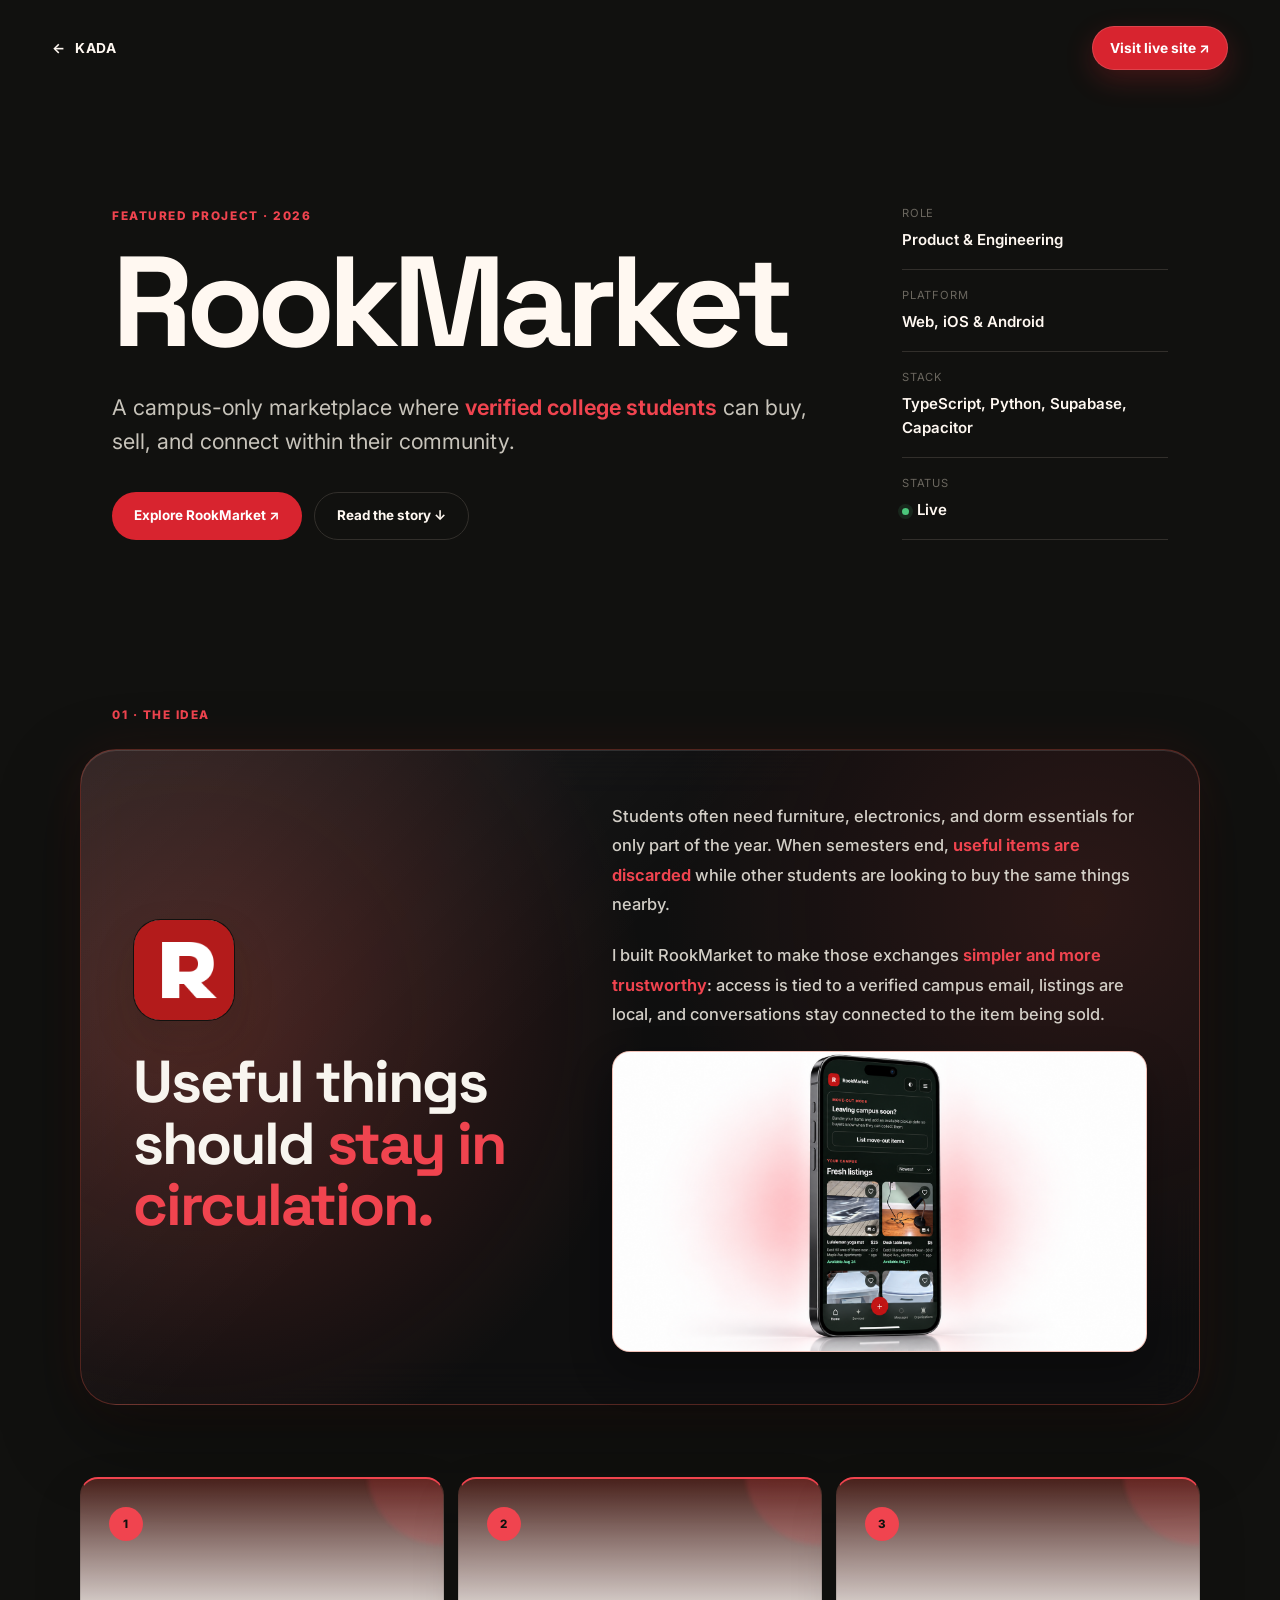
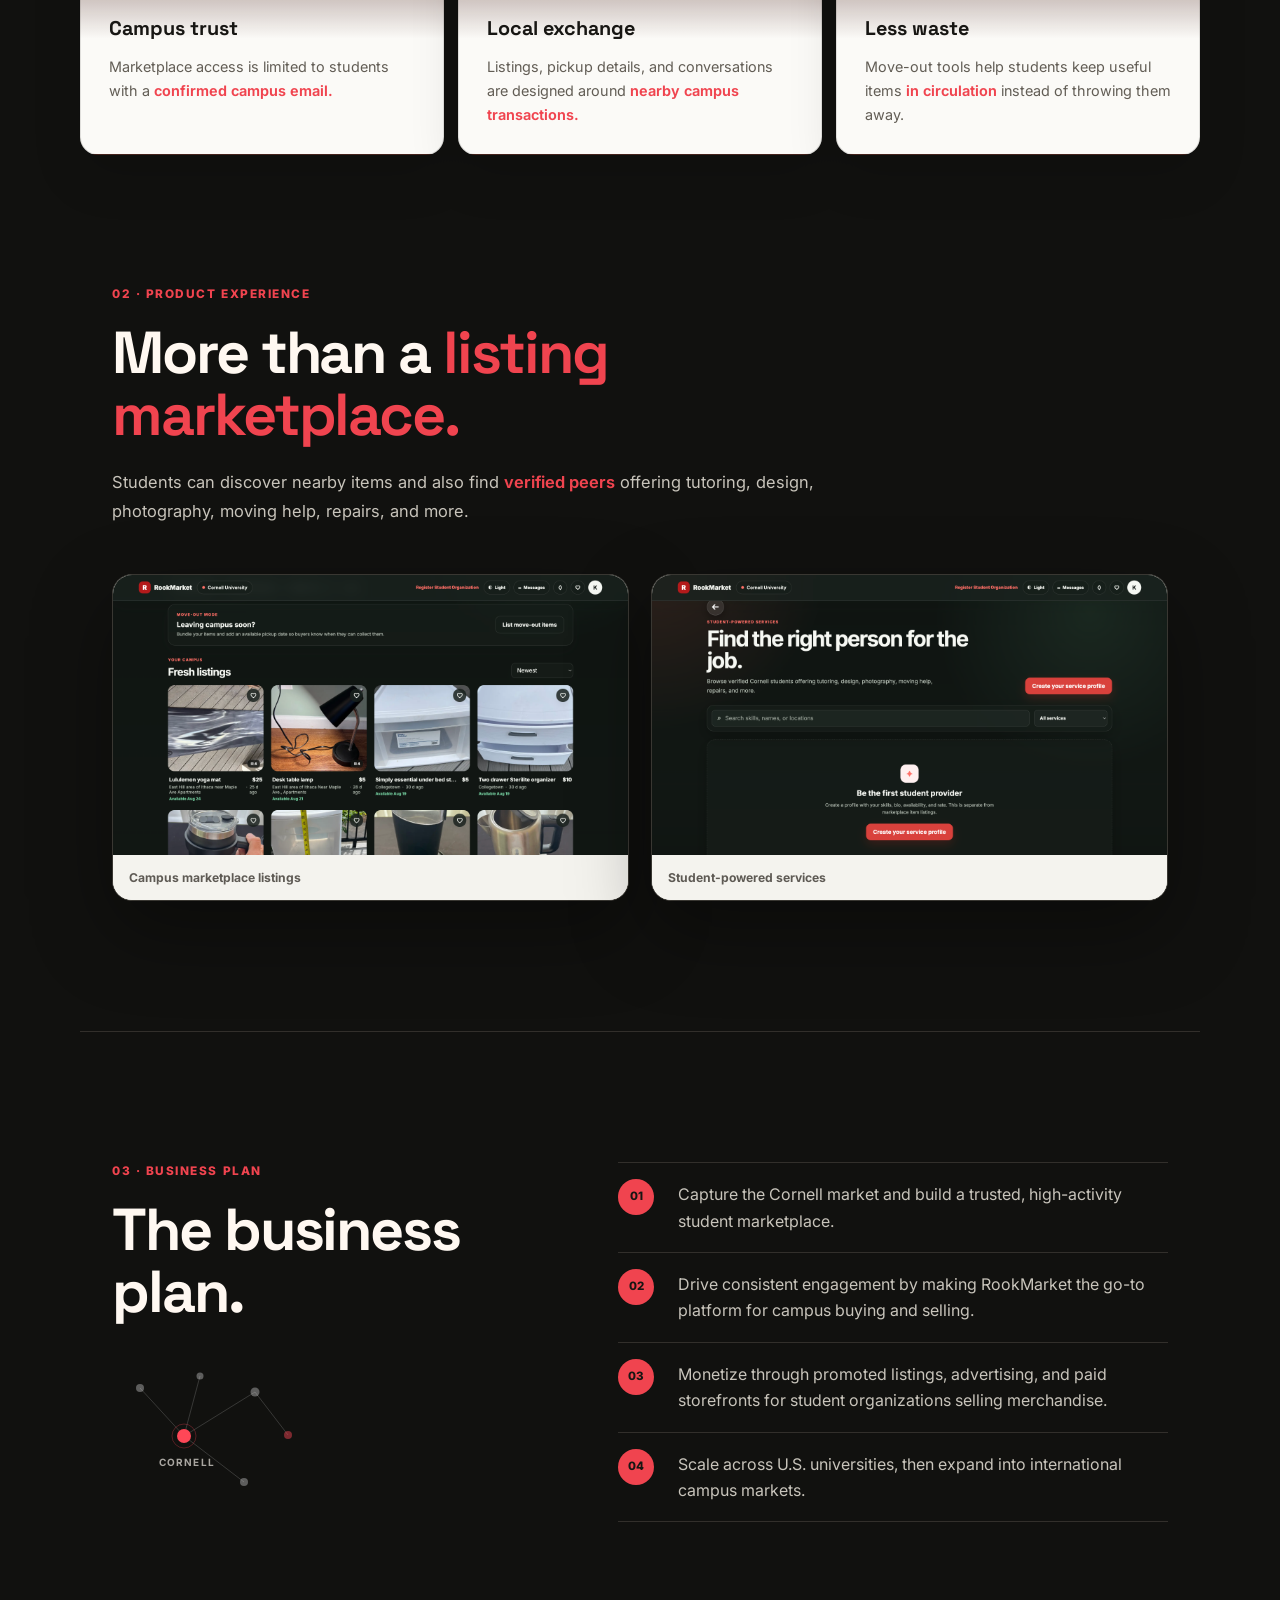
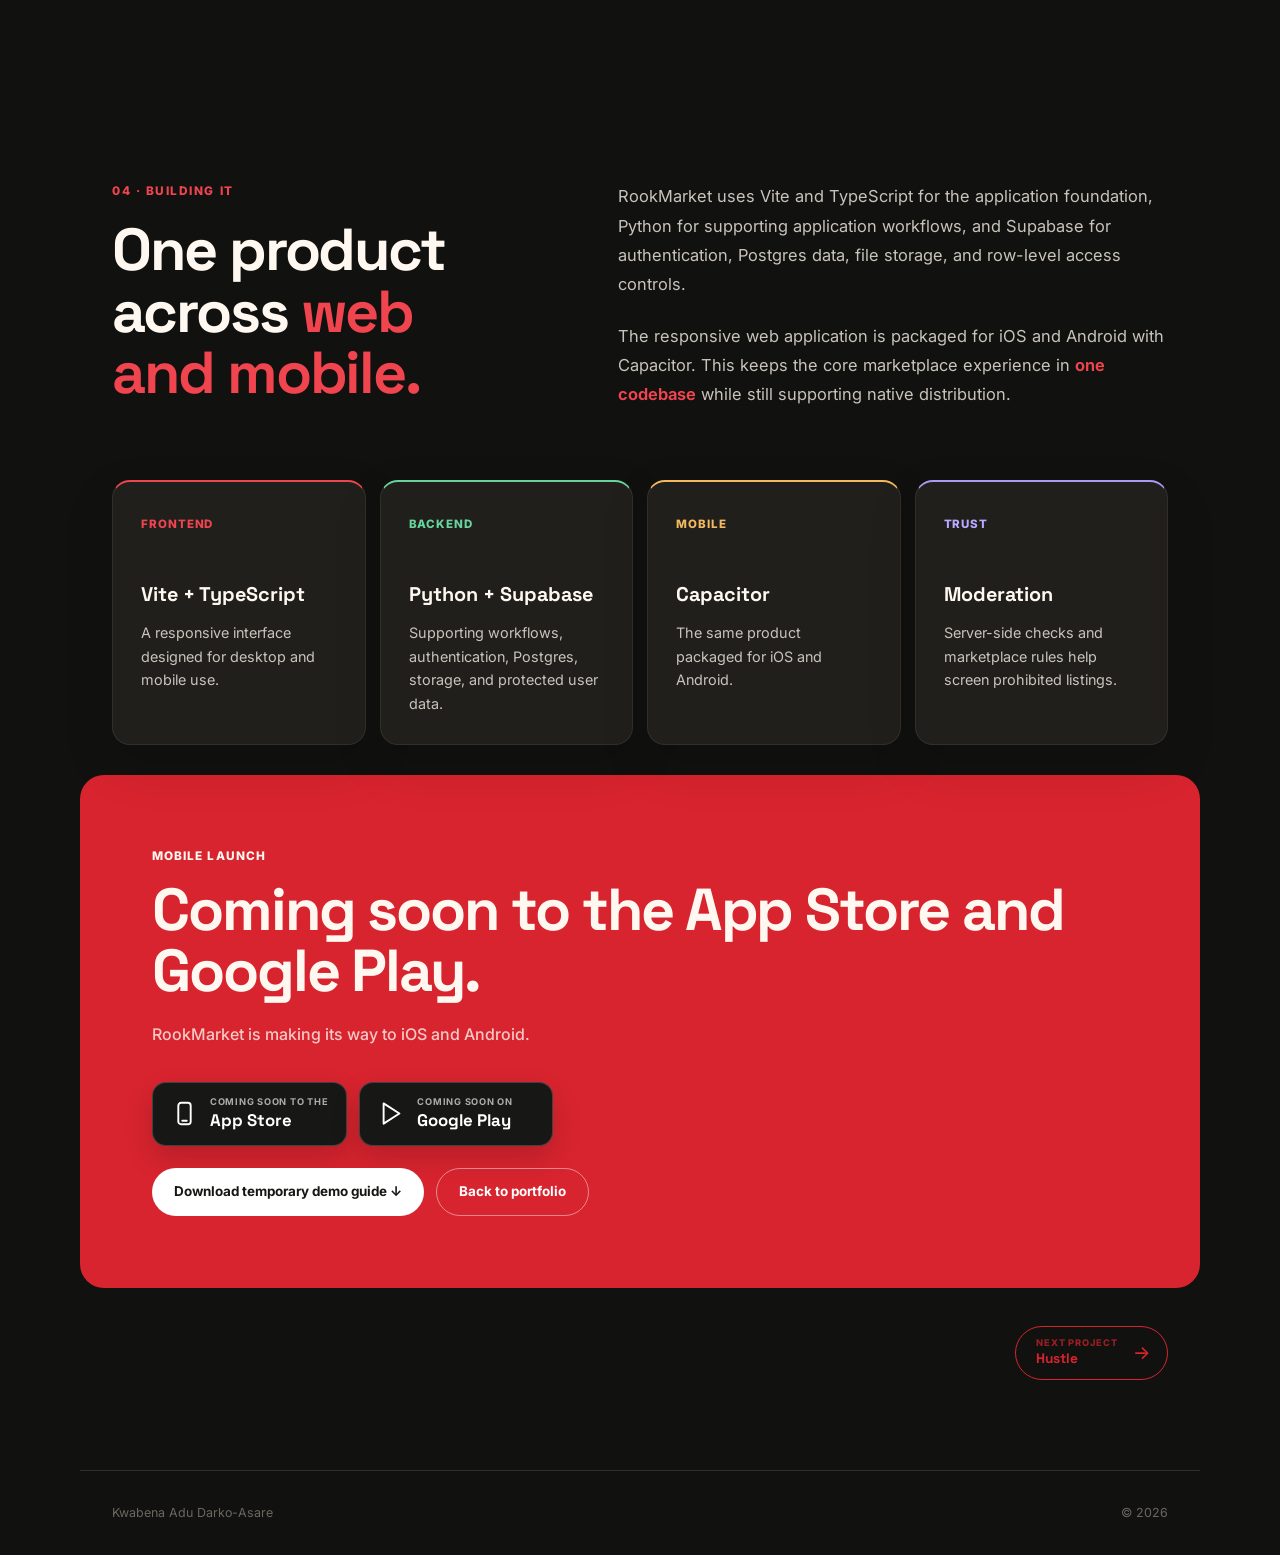
<file: rookmarket.html>
<!DOCTYPE html>
<html lang="en">
<head>
  <meta charset="UTF-8" />
  <meta name="viewport" content="width=device-width, initial-scale=1.0" />
  <title>RookMarket Case Study — Kwabena Adu Darko-Asare</title>
  <meta name="description" content="A case study of RookMarket, a campus-only marketplace for verified college students." />
  <link rel="preconnect" href="https://fonts.googleapis.com">
  <link rel="preconnect" href="https://fonts.gstatic.com" crossorigin>
  <link href="https://fonts.googleapis.com/css2?family=Space+Grotesk:wght@400;500;600;700&amp;family=Inter:wght@400;500;600;700&amp;display=swap" rel="stylesheet">
  <link rel="stylesheet" href="styles.css?v=20260919-14" />
  <link rel="stylesheet" href="case-study.css?v=20260926-1" />
</head>
<body class="case-page rookmarket-page">
  <header class="case-nav">
    <a class="case-back" href="index.html#work" aria-label="Back to portfolio">← <span>KADA</span></a>
    <a class="case-live-link" href="https://www.rookmarket.com" target="_blank" rel="noopener">Visit live site ↗</a>
  </header>

  <main>
    <section class="case-hero">
      <div class="case-hero-copy">
        <p class="case-eyebrow">Featured project · 2026</p>
        <h1>RookMarket</h1>
        <p class="case-lead">A campus-only marketplace where <span class="case-accent-text">verified college students</span> can buy, sell, and connect within their community.</p>
        <div class="case-actions">
          <a class="case-button case-button-primary" href="https://www.rookmarket.com" target="_blank" rel="noopener">Explore RookMarket ↗</a>
          <a class="case-button case-button-secondary" href="#story">Read the story ↓</a>
        </div>
      </div>

      <dl class="case-facts" aria-label="Project details">
        <div><dt>Role</dt><dd>Product &amp; Engineering</dd></div>
        <div><dt>Platform</dt><dd>Web, iOS &amp; Android</dd></div>
        <div><dt>Stack</dt><dd>TypeScript, Python, Supabase, Capacitor</dd></div>
        <div><dt>Status</dt><dd><span class="status-dot"></span>Live</dd></div>
      </dl>
    </section>

    <div class="case-idea-heading" id="story">
      <p class="case-section-label reveal">01 · The idea</p>
    </div>

    <section class="case-section case-intro">
      <div class="case-intro-main">
        <figure class="case-idea-visual">
          <img src="assets/rookmarket-logo.png" alt="RookMarket logo" loading="lazy" />
        </figure>
        <h2>Useful things should <span class="case-highlight">stay in circulation.</span></h2>
      </div>
      <div class="case-intro-content">
        <div class="case-prose">
          <p>Students often need furniture, electronics, and dorm essentials for only part of the year. When semesters end, <span class="case-accent-text">useful items are discarded</span> while other students are looking to buy the same things nearby.</p>
          <p>I built RookMarket to make those exchanges <span class="case-accent-text">simpler and more trustworthy</span>: access is tied to a verified campus email, listings are local, and conversations stay connected to the item being sold.</p>
        </div>
        <figure class="case-idea-stock">
          <img src="assets/rookmarket-mobile-mockup.png" alt="RookMarket campus marketplace displayed on a smartphone" loading="lazy" />
        </figure>
      </div>
    </section>

    <section class="case-pillars" aria-label="RookMarket product principles">
      <article>
        <span>1</span>
        <h3>Campus trust</h3>
        <p>Marketplace access is limited to students with a <span class="case-accent-text">confirmed campus email.</span></p>
      </article>
      <article>
        <span>2</span>
        <h3>Local exchange</h3>
        <p>Listings, pickup details, and conversations are designed around <span class="case-accent-text">nearby campus transactions.</span></p>
      </article>
      <article>
        <span>3</span>
        <h3>Less waste</h3>
        <p>Move-out tools help students keep useful items <span class="case-accent-text">in circulation</span> instead of throwing them away.</p>
      </article>
    </section>

    <section class="case-section case-responsive">
      <div class="case-section-heading">
        <p class="case-section-label">02 · Product experience</p>
        <h2>More than a <span class="case-accent-text">listing marketplace.</span></h2>
        <p>Students can discover nearby items and also find <span class="case-accent-text">verified peers</span> offering tutoring, design, photography, moving help, repairs, and more.</p>
      </div>
      <div class="case-media-pair">
        <figure class="case-desktop-shot">
          <img src="assets/rookmarket-listings-dark.png" alt="RookMarket fresh listings in dark mode" loading="lazy" />
          <figcaption>Campus marketplace listings</figcaption>
        </figure>
        <figure class="case-services-shot">
          <img src="assets/rookmarket-services-dark.png" alt="RookMarket student-powered services in dark mode" loading="lazy" />
          <figcaption>Student-powered services</figcaption>
        </figure>
      </div>
    </section>

    <section class="case-section case-business-plan">
      <div>
        <p class="case-section-label">03 · Business plan</p>
        <h2>The business plan.</h2>
        <svg class="case-campus-growth" viewBox="0 0 200 140" width="200" height="140" aria-hidden="true" focusable="false">
          <g fill="none" stroke="rgba(255,255,255,0.16)" stroke-width="1">
            <path d="M72 78 28 30" />
            <path d="M72 78 88 18" />
            <path d="M72 78 143 34" />
            <path d="M143 34 176 77" />
            <path d="M72 78 132 124" />
          </g>
          <g fill="rgba(255,255,255,0.32)">
            <circle cx="28" cy="30" r="4" />
            <circle cx="88" cy="18" r="3.5" />
            <circle cx="143" cy="34" r="4.5" />
            <circle cx="132" cy="124" r="4" />
          </g>
          <circle cx="176" cy="77" r="4" fill="rgba(255,71,87,0.45)" />
          <circle cx="72" cy="78" r="12" fill="none" stroke="rgba(255,71,87,0.28)" stroke-width="1" />
          <circle cx="72" cy="78" r="7" fill="#ff4757" />
          <text x="47" y="108" fill="#a9a6a1" font-size="10" font-weight="700" letter-spacing="1.1">CORNELL</text>
        </svg>
      </div>
      <ol class="case-business-plan-list">
        <li>Capture the Cornell market and build a trusted, high-activity student marketplace.</li>
        <li>Drive consistent engagement by making RookMarket the go-to platform for campus buying and selling.</li>
        <li>Monetize through promoted listings, advertising, and paid storefronts for student organizations selling merchandise.</li>
        <li>Scale across U.S. universities, then expand into international campus markets.</li>
      </ol>
    </section>

    <section class="case-section case-build">
      <div>
        <p class="case-section-label">04 · Building it</p>
        <h2>One product across <span class="case-accent-text">web and mobile.</span></h2>
      </div>
      <div class="case-prose">
        <p>RookMarket uses Vite and TypeScript for the application foundation, Python for supporting application workflows, and Supabase for authentication, Postgres data, file storage, and row-level access controls.</p>
        <p>The responsive web application is packaged for iOS and Android with Capacitor. This keeps the core marketplace experience in <span class="case-accent-text">one codebase</span> while still supporting native distribution.</p>
      </div>
    </section>

    <section class="case-tech-grid">
      <article><span>Frontend</span><strong>Vite + TypeScript</strong><p>A responsive interface designed for desktop and mobile use.</p></article>
      <article><span>Backend</span><strong>Python + Supabase</strong><p>Supporting workflows, authentication, Postgres, storage, and protected user data.</p></article>
      <article><span>Mobile</span><strong>Capacitor</strong><p>The same product packaged for iOS and Android.</p></article>
      <article><span>Trust</span><strong>Moderation</strong><p>Server-side checks and marketplace rules help screen prohibited listings.</p></article>
    </section>

    <section class="case-next">
      <p>Mobile launch</p>
      <h2>Coming soon to the App Store and Google Play.</h2>
      <p class="case-next-copy">RookMarket is making its way to iOS and Android.</p>
      <div class="store-launch-row" aria-label="RookMarket mobile launch platforms">
        <div class="store-badge"><svg viewBox="0 0 24 24" aria-hidden="true"><rect x="6.5" y="2.5" width="11" height="19" rx="2.5"/><path d="M10 18.5h4"/></svg><span><small>Coming soon to the</small><strong>App Store</strong></span></div>
        <div class="store-badge"><svg viewBox="0 0 24 24" aria-hidden="true"><path d="m5 3 14 9L5 21Z"/></svg><span><small>Coming soon on</small><strong>Google Play</strong></span></div>
      </div>
      <div class="case-actions case-next-actions">
        <a class="case-button case-button-primary" href="assets/rookmarket-app-review-access.pdf" download>Download temporary demo guide ↓</a>
        <a class="case-button case-button-secondary" href="index.html#work">Back to portfolio</a>
      </div>
    </section>

    <nav class="case-project-nav" aria-label="Case study navigation">
      <a href="hustle.html"><span>Next project</span><strong>Hustle</strong><b aria-hidden="true">→</b></a>
    </nav>
  </main>

  <footer class="case-footer">
    <span>Kwabena Adu Darko-Asare</span>
    <span>&copy; <span id="year"></span></span>
  </footer>
  <script src="script.js?v=20260920-2"></script>
</body>
</html>
</file>
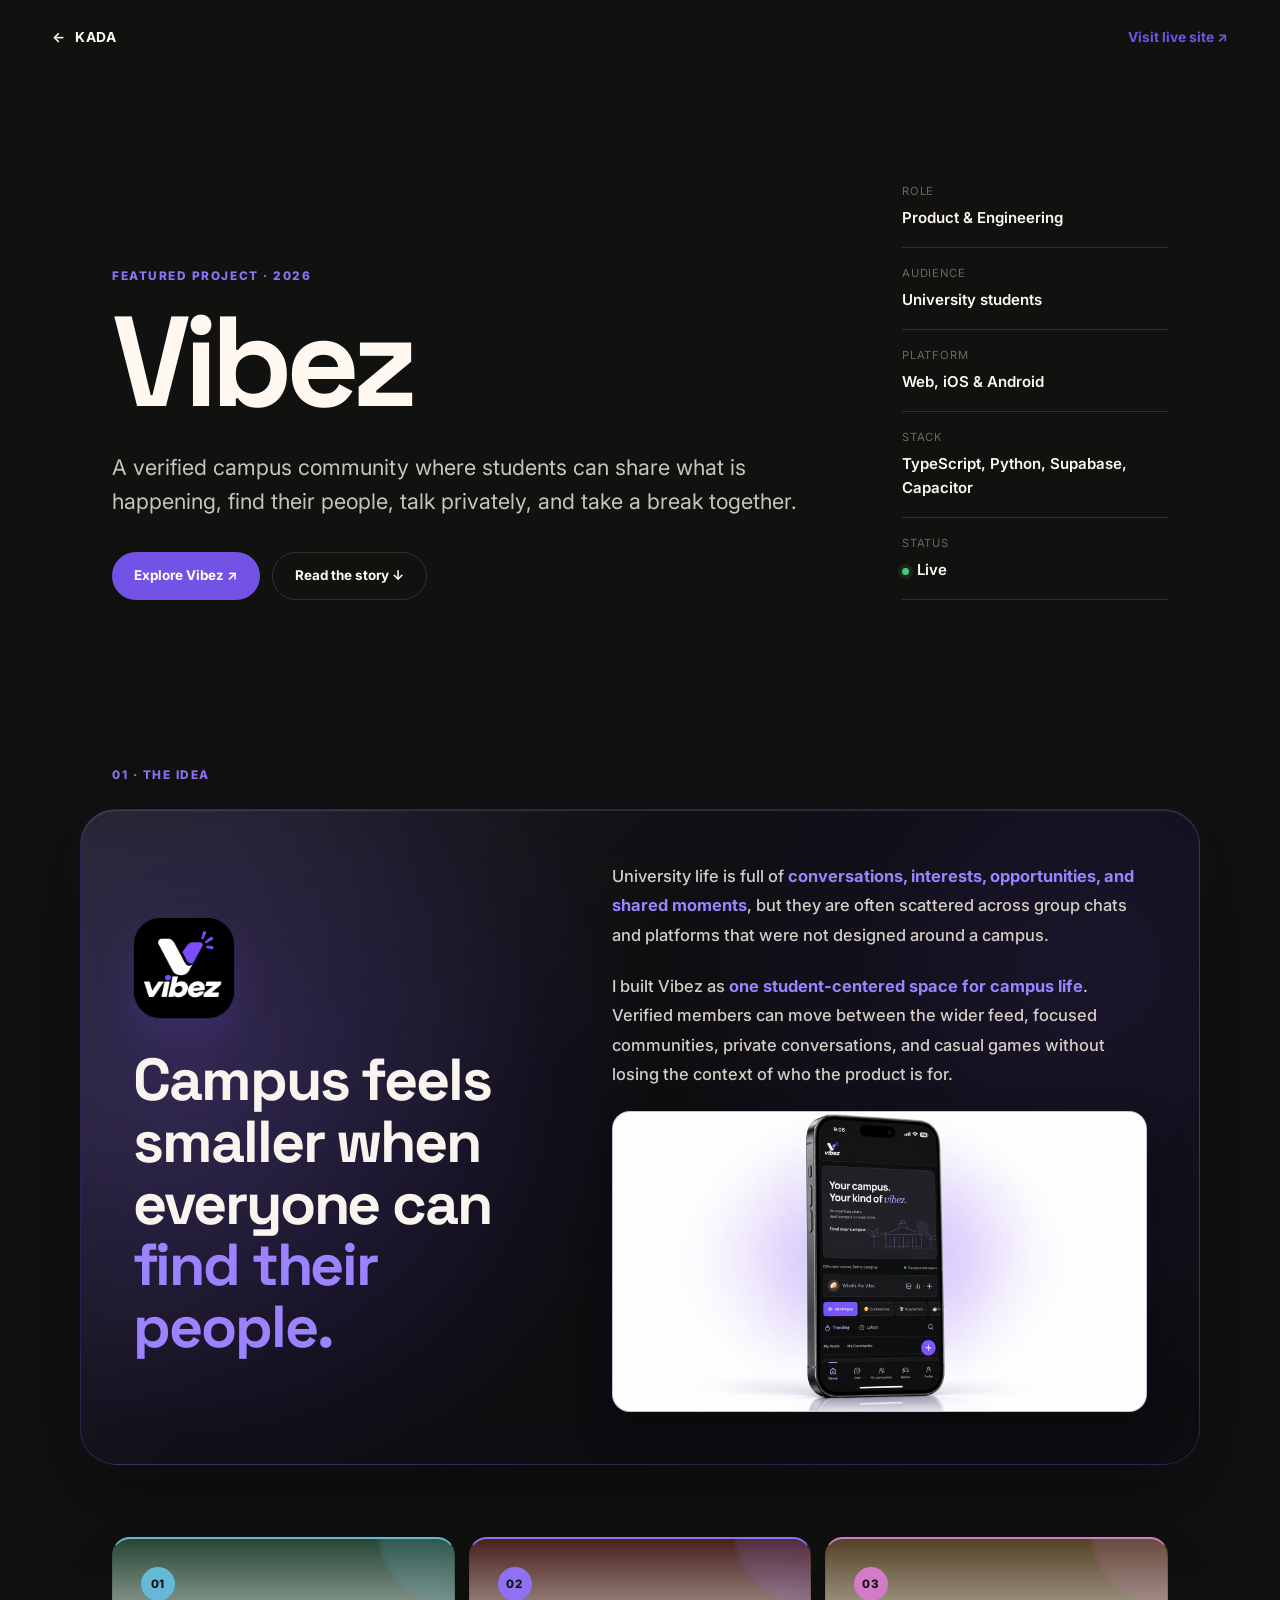
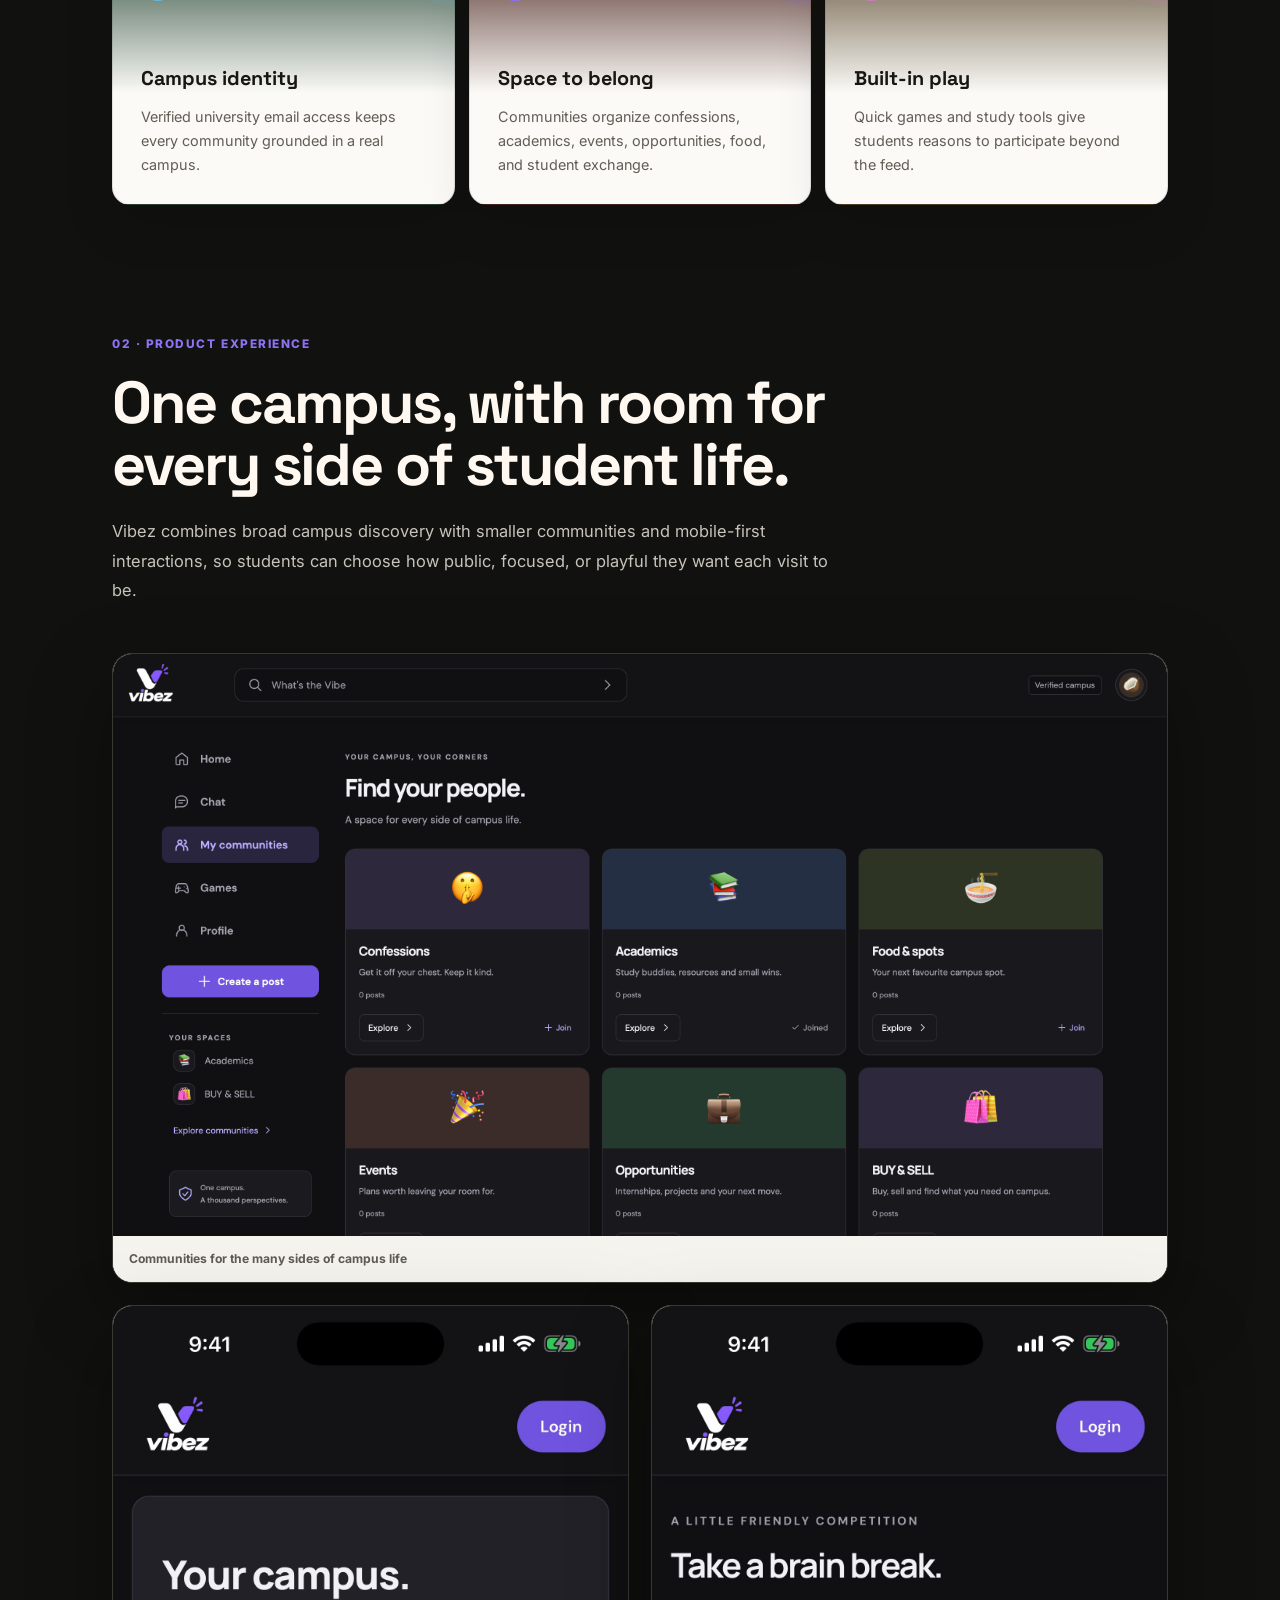
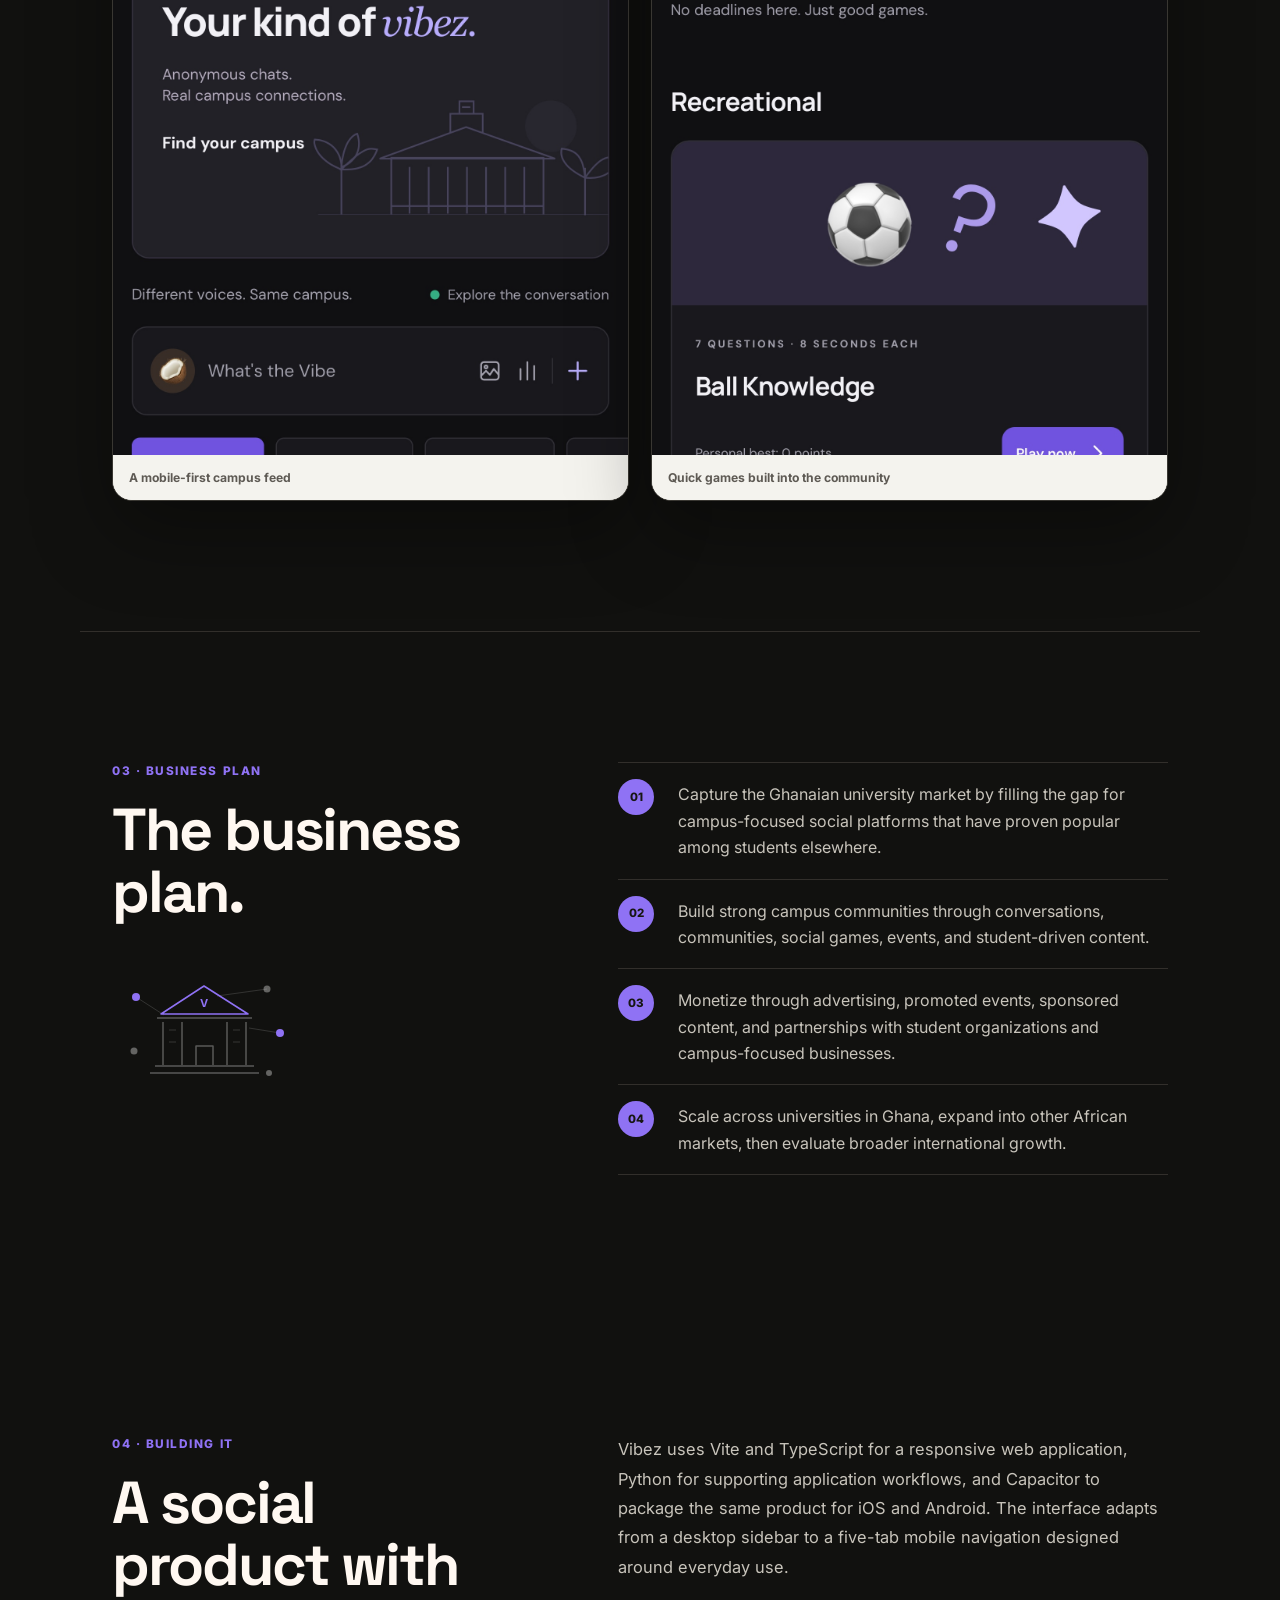
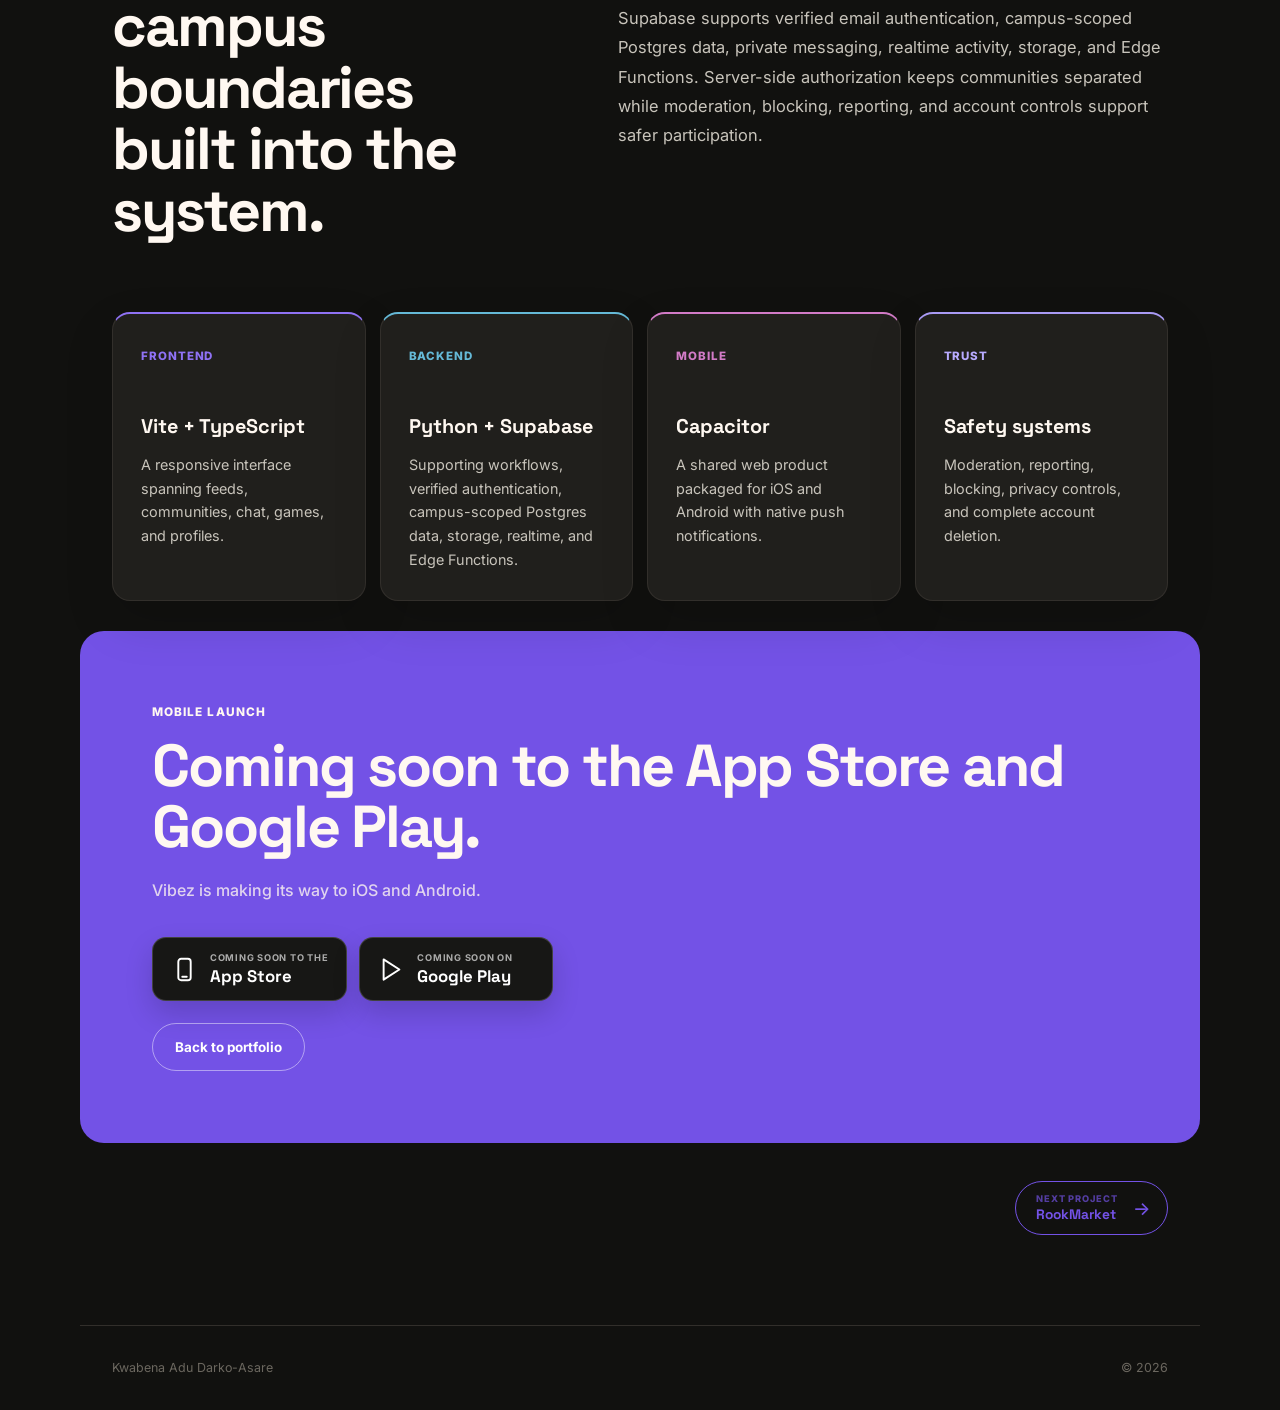
<file: vibez.html>
<!DOCTYPE html>
<html lang="en">
<head>
  <meta charset="UTF-8" />
  <meta name="viewport" content="width=device-width, initial-scale=1.0" />
  <title>Vibez Case Study — Kwabena Adu Darko-Asare</title>
  <meta name="description" content="A case study of Vibez, a verified campus community platform for conversation, communities, messaging, and games." />
  <link rel="preconnect" href="https://fonts.googleapis.com">
  <link rel="preconnect" href="https://fonts.gstatic.com" crossorigin>
  <link href="https://fonts.googleapis.com/css2?family=Space+Grotesk:wght@400;500;600;700&amp;family=Inter:wght@400;500;600;700&amp;display=swap" rel="stylesheet">
  <link rel="stylesheet" href="styles.css?v=20260919-14" />
  <link rel="stylesheet" href="case-study.css?v=20260926-1" />
</head>
<body class="case-page vibez-page">
  <header class="case-nav">
    <a class="case-back" href="index.html#work" aria-label="Back to portfolio">← <span>KADA</span></a>
    <a class="case-live-link" href="https://vibezcampus.com" target="_blank" rel="noopener">Visit live site ↗</a>
  </header>

  <main>
    <section class="case-hero">
      <div class="case-hero-copy">
        <p class="case-eyebrow">Featured project · 2026</p>
        <h1>Vibez</h1>
        <p class="case-lead">A verified campus community where students can share what is happening, find their people, talk privately, and take a break together.</p>
        <div class="case-actions">
          <a class="case-button case-button-primary" href="https://vibezcampus.com" target="_blank" rel="noopener">Explore Vibez ↗</a>
          <a class="case-button case-button-secondary" href="#story">Read the story ↓</a>
        </div>
      </div>

      <dl class="case-facts" aria-label="Project details">
        <div><dt>Role</dt><dd>Product &amp; Engineering</dd></div>
        <div><dt>Audience</dt><dd>University students</dd></div>
        <div><dt>Platform</dt><dd>Web, iOS &amp; Android</dd></div>
        <div><dt>Stack</dt><dd>TypeScript, Python, Supabase, Capacitor</dd></div>
        <div><dt>Status</dt><dd><span class="status-dot"></span>Live</dd></div>
      </dl>
    </section>

    <div class="case-idea-heading" id="story">
      <p class="case-section-label reveal">01 · The idea</p>
    </div>

    <section class="case-section case-intro">
      <div class="case-intro-main">
        <figure class="case-idea-visual">
          <img src="assets/vibez-logo.png" alt="Vibez logo" loading="lazy" />
        </figure>
        <h2>Campus feels smaller when everyone can <span class="case-highlight">find their people.</span></h2>
      </div>
      <div class="case-intro-content">
        <div class="case-prose">
          <p>University life is full of <span class="case-accent-text">conversations, interests, opportunities, and shared moments</span>, but they are often scattered across group chats and platforms that were not designed around a campus.</p>
          <p>I built Vibez as <span class="case-accent-text">one student-centered space for campus life</span>. Verified members can move between the wider feed, focused communities, private conversations, and casual games without losing the context of who the product is for.</p>
        </div>
        <figure class="case-idea-stock">
          <img src="assets/vibez-mobile-mockup.png" alt="Vibez campus community app displayed on a smartphone" loading="lazy" />
        </figure>
      </div>
    </section>

    <section class="case-pillars" aria-label="Vibez product principles">
      <article>
        <span>01</span>
        <h3>Campus identity</h3>
        <p>Verified university email access keeps every community grounded in a real campus.</p>
      </article>
      <article>
        <span>02</span>
        <h3>Space to belong</h3>
        <p>Communities organize confessions, academics, events, opportunities, food, and student exchange.</p>
      </article>
      <article>
        <span>03</span>
        <h3>Built-in play</h3>
        <p>Quick games and study tools give students reasons to participate beyond the feed.</p>
      </article>
    </section>

    <section class="case-section case-responsive" id="experience">
      <div class="case-section-heading">
        <p class="case-section-label">02 · Product experience</p>
        <h2>One campus, with room for every side of student life.</h2>
        <p>Vibez combines broad campus discovery with smaller communities and mobile-first interactions, so students can choose how public, focused, or playful they want each visit to be.</p>
      </div>
      <div class="case-vibez-media">
        <figure class="case-vibez-desktop">
          <img src="assets/vibez-communities-dark.png" alt="Vibez campus communities screen in dark mode" loading="lazy" />
          <figcaption>Communities for the many sides of campus life</figcaption>
        </figure>
        <figure class="case-vibez-phone">
          <img src="assets/vibez-mobile-home.jpg" alt="Vibez mobile campus feed" loading="lazy" />
          <figcaption>A mobile-first campus feed</figcaption>
        </figure>
        <figure class="case-vibez-phone">
          <img src="assets/vibez-mobile-games.jpg" alt="Vibez mobile games experience" loading="lazy" />
          <figcaption>Quick games built into the community</figcaption>
        </figure>
      </div>
    </section>

    <section class="case-section case-business-plan">
      <div>
        <p class="case-section-label">03 · Business plan</p>
        <h2>The business plan.</h2>
        <svg class="case-vibez-growth" viewBox="0 0 185 128" width="185" height="128" aria-hidden="true" focusable="false">
          <g fill="none" stroke="rgba(255,255,255,0.14)" stroke-width="1">
            <path d="M24 37 52 55" />
            <path d="M155 29 105 36" />
            <path d="M168 73 137 68" />
          </g>
          <g fill="none" stroke-linejoin="round">
            <path d="m49 54 43-28 44 28Z" stroke="#8f72f4" stroke-width="1.5" />
            <path d="M45 58h95" stroke="rgba(255,255,255,0.30)" stroke-width="1.5" />
            <path d="M51 62v43M70 62v43M115 62v43M134 62v43" stroke="rgba(255,255,255,0.30)" stroke-width="1.5" />
            <path d="M43 106h99M38 113h109" stroke="rgba(255,255,255,0.30)" stroke-width="1.5" />
            <path d="M84 105V86h17v19" stroke="rgba(255,255,255,0.30)" stroke-width="1.5" />
            <path d="M57 70h7M121 70h7M57 82h7M121 82h7" stroke="rgba(255,255,255,0.15)" stroke-width="1" />
          </g>
          <text x="88" y="47" fill="#8f72f4" font-size="11" font-weight="700">V</text>
          <g fill="rgba(255,255,255,0.35)">
            <circle cx="155" cy="29" r="3.5" />
            <circle cx="22" cy="91" r="3.5" />
            <circle cx="157" cy="113" r="3" />
          </g>
          <circle cx="24" cy="37" r="4" fill="#8f72f4" />
          <circle cx="168" cy="73" r="4" fill="#8f72f4" />
        </svg>
      </div>
      <ol class="case-business-plan-list">
        <li>Capture the Ghanaian university market by filling the gap for campus-focused social platforms that have proven popular among students elsewhere.</li>
        <li>Build strong campus communities through conversations, communities, social games, events, and student-driven content.</li>
        <li>Monetize through advertising, promoted events, sponsored content, and partnerships with student organizations and campus-focused businesses.</li>
        <li>Scale across universities in Ghana, expand into other African markets, then evaluate broader international growth.</li>
      </ol>
    </section>

    <section class="case-section case-build">
      <div>
        <p class="case-section-label">04 · Building it</p>
        <h2>A social product with campus boundaries built into the system.</h2>
      </div>
      <div class="case-prose">
        <p>Vibez uses Vite and TypeScript for a responsive web application, Python for supporting application workflows, and Capacitor to package the same product for iOS and Android. The interface adapts from a desktop sidebar to a five-tab mobile navigation designed around everyday use.</p>
        <p>Supabase supports verified email authentication, campus-scoped Postgres data, private messaging, realtime activity, storage, and Edge Functions. Server-side authorization keeps communities separated while moderation, blocking, reporting, and account controls support safer participation.</p>
      </div>
    </section>

    <section class="case-tech-grid" aria-label="Vibez technology and product systems">
      <article><span>Frontend</span><strong>Vite + TypeScript</strong><p>A responsive interface spanning feeds, communities, chat, games, and profiles.</p></article>
      <article><span>Backend</span><strong>Python + Supabase</strong><p>Supporting workflows, verified authentication, campus-scoped Postgres data, storage, realtime, and Edge Functions.</p></article>
      <article><span>Mobile</span><strong>Capacitor</strong><p>A shared web product packaged for iOS and Android with native push notifications.</p></article>
      <article><span>Trust</span><strong>Safety systems</strong><p>Moderation, reporting, blocking, privacy controls, and complete account deletion.</p></article>
    </section>

    <section class="case-next">
      <p>Mobile launch</p>
      <h2>Coming soon to the App Store and Google Play.</h2>
      <p class="case-next-copy">Vibez is making its way to iOS and Android.</p>
      <div class="store-launch-row" aria-label="Vibez mobile launch platforms">
        <div class="store-badge"><svg viewBox="0 0 24 24" aria-hidden="true"><rect x="6.5" y="2.5" width="11" height="19" rx="2.5"/><path d="M10 18.5h4"/></svg><span><small>Coming soon to the</small><strong>App Store</strong></span></div>
        <div class="store-badge"><svg viewBox="0 0 24 24" aria-hidden="true"><path d="m5 3 14 9L5 21Z"/></svg><span><small>Coming soon on</small><strong>Google Play</strong></span></div>
      </div>
      <div class="case-actions case-next-actions">
        <a class="case-button case-button-secondary" href="index.html#work">Back to portfolio</a>
      </div>
    </section>

    <nav class="case-project-nav" aria-label="Case study navigation">
      <a href="rookmarket.html"><span>Next project</span><strong>RookMarket</strong><b aria-hidden="true">→</b></a>
    </nav>
  </main>

  <footer class="case-footer">
    <span>Kwabena Adu Darko-Asare</span>
    <span>&copy; <span id="year"></span></span>
  </footer>
  <script src="script.js?v=20260920-2"></script>
</body>
</html>
</file>
<file: styles.css>
:root {
  --bg: #131210;
  --bg-hero: #2c2b28;
  --bg-elevated: #201f1c;
  --border: #322f2b;
  --text: #f6f4f0;
  --text-dim: #a8a49c;
  --text-faint: #6b675f;
  --accent: #2563eb;
  --accent-soft: rgba(37, 99, 235, 0.14);
  --radius: 14px;
  --max-width: 1080px;
  --font-display: "Space Grotesk", "Inter", system-ui, sans-serif;
  --font-body: "Inter", system-ui, sans-serif;
}

* { box-sizing: border-box; }

html { scroll-behavior: smooth; }

body {
  margin: 0;
  background: linear-gradient(90deg, #0f0f0e 0%, #191816 48%, var(--bg-hero) 100%);
  background-attachment: fixed;
  color: var(--text);
  font-family: var(--font-body);
  line-height: 1.6;
  -webkit-font-smoothing: antialiased;
}

@media (prefers-reduced-motion: reduce) {
  html { scroll-behavior: auto; }
}

a { color: inherit; }

/* NAV */
.nav {
  position: fixed;
  top: 0;
  left: 0;
  right: 0;
  z-index: 100;
  background: rgba(19, 18, 16, 0.7);
  backdrop-filter: blur(10px);
  border-bottom: 1px solid transparent;
  transition: border-color 0.3s ease, background 0.3s ease;
}
.nav.scrolled {
  border-bottom-color: var(--border);
  background: rgba(19, 18, 16, 0.92);
}
.nav-inner {
  max-width: 1240px;
  margin: 0 auto;
  padding: 20px 32px;
  display: flex;
  align-items: center;
  justify-content: space-between;
  gap: 24px;
}
.logo {
  font-family: var(--font-display);
  font-weight: 700;
  letter-spacing: 0.04em;
  text-decoration: none;
  font-size: 1.05rem;
  color: var(--text);
}
.nav-social {
  display: flex;
  align-items: center;
  gap: 10px;
}
.nav-social a {
  width: 36px;
  height: 36px;
  border: 1px solid rgba(37, 99, 235, 0.5);
  border-radius: 50%;
  background: var(--accent-soft);
  color: var(--accent);
  display: inline-flex;
  align-items: center;
  justify-content: center;
  font-size: 0.72rem;
  font-weight: 800;
  text-decoration: none;
  transition: background 0.2s ease, color 0.2s ease, transform 0.2s ease, box-shadow 0.25s ease;
}
.nav-social a:hover {
  background: var(--accent);
  color: #fff;
  transform: translateY(-2px);
  box-shadow: 0 0 0 6px rgba(37, 99, 235, 0.12);
}
/* HERO */
.hero {
  position: relative;
  isolation: isolate;
  background: var(--bg-hero);
  padding-top: 84px;
  overflow: hidden;
}
.hero::before {
  content: "";
  position: absolute;
  z-index: 0;
  inset: 0;
  pointer-events: none;
  background-image:
    linear-gradient(rgba(37, 99, 235, 0.25) 1px, transparent 1px),
    linear-gradient(90deg, rgba(37, 99, 235, 0.25) 1px, transparent 1px);
  background-size: 38px 38px;
  mask-image: linear-gradient(to bottom, transparent 2%, #000 18%, #000 88%, transparent 100%);
  animation:
    hero-grid-enter 0.9s cubic-bezier(0.22, 1, 0.36, 1) both,
    hero-grid-drift 16s linear 0.9s infinite,
    hero-grid-breathe 6s ease-in-out 0.9s infinite alternate;
}
.hero::after {
  content: "";
  position: absolute;
  z-index: 0;
  inset: 0;
  pointer-events: none;
  background: radial-gradient(circle at 78% 58%, rgba(37, 99, 235, 0.16), transparent 38%);
  animation: hero-grid-glow 7s ease-in-out infinite alternate;
}
.hero-light-sweep {
  position: absolute;
  z-index: 0;
  inset: 0;
  pointer-events: none;
  background: linear-gradient(105deg, transparent 32%, rgba(37, 99, 235, 0.13) 49%, transparent 66%);
  transform: translateX(-115%);
  animation: hero-light-sweep 1.35s cubic-bezier(0.22, 1, 0.36, 1) 0.05s both;
}
.hero-inner {
  position: relative;
  z-index: 1;
  max-width: 1240px;
  margin: 0 auto;
  padding: 60px 32px 0;
  display: grid;
  grid-template-columns: 1.1fr 0.9fr;
  align-items: end;
  gap: 32px;
  min-height: 620px;
}
.hero-text { padding-bottom: 96px; }
.eyebrow {
  color: var(--accent);
  font-size: 0.82rem;
  font-weight: 700;
  letter-spacing: 0.1em;
  text-transform: uppercase;
  margin: 0 0 18px;
}
.hero .eyebrow { animation: hero-content-rise 0.55s ease-out 0.18s both; }
.hero-name {
  font-family: var(--font-display);
  font-size: clamp(2.6rem, 6.4vw, 4.6rem);
  line-height: 1.02;
  font-weight: 700;
  margin: 0 0 42px;
  letter-spacing: -0.01em;
}
.hero-name-line {
  display: block;
  overflow: hidden;
}
.hero-name-line > span {
  display: block;
  animation: hero-name-enter 0.82s cubic-bezier(0.22, 1, 0.36, 1) both;
}
.hero-name-line:nth-child(1) > span { animation-delay: 0.28s; }
.hero-name-line:nth-child(2) > span { animation-delay: 0.4s; }
.hero-description {
  max-width: 670px;
  margin: 0;
  color: #c7c3bb;
  font-size: 0.96rem;
  line-height: 1.72;
  animation: hero-content-rise 0.72s ease-out 0.78s both;
}
.hero-photo-wrap {
  position: relative;
  left: 156px;
  display: flex;
  justify-content: flex-end;
  align-self: end;
  animation: hero-portrait-enter 0.95s cubic-bezier(0.22, 1, 0.36, 1) 0.34s both;
}
.hero-graduation-note {
  position: absolute;
  z-index: 2;
  top: -76px;
  right: 22px;
  width: 128px;
  min-height: 68px;
  display: flex;
  align-items: flex-start;
  flex-direction: column;
  color: #e8e6e1;
  line-height: 1.12;
}
.hero-graduation-note svg { width: 28px; height: 28px; margin-bottom: 7px; fill: none; stroke: #2f6fed; stroke-width: 1.5; stroke-linecap: round; stroke-linejoin: round; }
.hero-graduation-note svg circle { fill: #2f6fed; stroke: none; }
.hero-graduation-note span { color: #2f6fed; font-size: 0.6rem; font-weight: 600; letter-spacing: 0.12em; text-transform: uppercase; white-space: nowrap; }
.hero-graduation-note strong { margin-top: 3px; color: #e8e6e1; font-size: 0.79rem; font-weight: 500; white-space: nowrap; }
.hero-photo {
  --portrait-x: 0px;
  --portrait-y: 0px;
  --portrait-hover: 0px;
  position: relative;
  z-index: 1;
  width: 100%;
  max-width: 440px;
  height: auto;
  display: block;
  filter: drop-shadow(0 0 18px rgba(37, 99, 235, 0.14));
  border-radius: 12px 12px 0 0;
  transform: translate3d(var(--portrait-x), calc(var(--portrait-y) + var(--portrait-hover)), 0);
  transition: transform 0.35s ease, filter 0.35s ease;
}
.hero-photo-wrap:hover .hero-photo {
  --portrait-hover: -4px;
  filter: drop-shadow(0 8px 24px rgba(37, 99, 235, 0.24));
}

@keyframes hero-grid-enter {
  from { clip-path: inset(48% 48% 48% 48%); }
  to { clip-path: inset(0); }
}

@keyframes hero-light-sweep {
  0% { transform: translateX(-115%); opacity: 0; }
  20% { opacity: 1; }
  100% { transform: translateX(115%); opacity: 0; }
}

@keyframes hero-content-rise {
  from { opacity: 0; transform: translateY(16px); }
  to { opacity: 1; transform: translateY(0); }
}

@keyframes hero-name-enter {
  from { opacity: 0; transform: translateY(105%); }
  to { opacity: 1; transform: translateY(0); }
}

@keyframes hero-portrait-enter {
  from { opacity: 0; transform: translate3d(42px, 16px, 0) scale(1.04); }
  to { opacity: 1; transform: translate3d(0, 0, 0) scale(1); }
}

@keyframes hero-grid-drift {
  from { background-position: 0 0, 0 0; }
  to { background-position: 38px 38px, 38px 38px; }
}

@keyframes hero-grid-breathe {
  from { opacity: 0.52; }
  to { opacity: 0.76; }
}

@keyframes hero-grid-glow {
  from { transform: translate3d(-4%, 2%, 0) scale(0.94); opacity: 0.48; }
  to { transform: translate3d(5%, -3%, 0) scale(1.06); opacity: 0.78; }
}

/* SECTIONS */
.section {
  max-width: var(--max-width);
  margin: 0 auto;
  padding: 100px 32px;
}
.section-head {
  position: relative;
  display: flex;
  align-items: center;
  gap: 16px;
  margin-bottom: 56px;
  flex-wrap: wrap;
}
.section-head::after {
  width: 54px;
  height: 2px;
  margin-left: 4px;
  background: var(--accent);
  content: "";
  transform: scaleX(0);
  transform-origin: left;
  transition: transform 0.55s cubic-bezier(0.22, 1, 0.36, 1) 0.18s;
}
.section-head.in-view::after { transform: scaleX(1); }
.section-num {
  font-family: var(--font-display);
  color: var(--accent);
  font-size: 0.9rem;
  font-weight: 700;
}
.section-head h2 {
  font-family: var(--font-display);
  font-size: 2.1rem;
  margin: 0;
  font-weight: 700;
  position: relative;
  z-index: 1;
}
.section-head h2[data-ghost]::before {
  content: attr(data-ghost);
  position: absolute;
  left: -6px;
  top: 50%;
  transform: translateY(-52%);
  font-size: 4.4rem;
  font-weight: 700;
  color: transparent;
  -webkit-text-stroke: 1px var(--border);
  z-index: -1;
  white-space: nowrap;
  pointer-events: none;
}
#work .section-head h2 {
  font-family: "Bebas Neue", var(--font-display);
  font-size: 2.65rem;
  font-weight: 400;
  letter-spacing: 0.045em;
}
.section-cta {
  margin-left: auto;
}

.btn {
  display: inline-flex;
  align-items: center;
  gap: 8px;
  padding: 12px 24px;
  border-radius: 999px;
  text-decoration: none;
  font-weight: 600;
  font-size: 0.85rem;
  white-space: nowrap;
  transition: transform 0.2s ease, opacity 0.2s ease, background 0.2s ease, border-color 0.2s ease;
  position: relative;
  overflow: hidden;
}
.btn::before {
  position: absolute;
  inset: 0;
  background: linear-gradient(110deg, transparent 25%, rgba(255,255,255,0.2) 48%, transparent 72%);
  content: "";
  transform: translateX(-130%);
  transition: transform 0.55s ease;
}
.btn:hover::before { transform: translateX(130%); }
.btn-primary { background: var(--accent); color: #fff; }
.btn-primary:hover { transform: translateY(-2px); opacity: 0.92; }
.btn-outline {
  border: 1px solid var(--border);
  color: var(--text);
  background: var(--bg-elevated);
}
.btn-outline:hover { border-color: var(--accent); color: var(--accent); }

/* TABS */
.tab-bar {
  position: relative;
  display: flex;
  gap: 8px;
  flex-wrap: wrap;
  border-bottom: 1px solid var(--border);
  margin-bottom: 40px;
}
.tab-btn {
  background: none;
  border: none;
  color: var(--text-dim);
  font-family: var(--font-body);
  font-size: 0.95rem;
  font-weight: 500;
  padding: 12px 6px;
  margin-right: 26px;
  cursor: pointer;
  position: relative;
  transition: color 0.2s ease;
}
.tab-btn:hover { color: var(--text); }
.tab-btn.active { color: var(--text); font-weight: 600; }
.tab-indicator {
  position: absolute;
  left: 0;
  bottom: -1px;
  height: 2px;
  background: var(--accent);
  pointer-events: none;
  transition: width 0.32s cubic-bezier(0.22, 1, 0.36, 1), transform 0.32s cubic-bezier(0.22, 1, 0.36, 1);
}
.tab-panel[hidden] { display: none; }
.tab-panel.active { animation: panel-enter 0.35s ease both; }
@keyframes panel-enter {
  from { opacity: 0; transform: translateY(8px); }
  to { opacity: 1; transform: translateY(0); }
}

/* ENTRY LIST (Internships / Business Cases) */
.entry-list {
  display: flex;
  flex-direction: column;
  gap: 16px;
}
.entry-card {
  background: var(--bg-elevated);
  border: 1px solid var(--border);
  border-radius: var(--radius);
  padding: 26px;
  transition: border-color 0.25s ease;
}
.entry-card:hover { border-color: #3a3733; }
.entry-head {
  display: flex;
  flex-wrap: wrap;
  align-items: baseline;
  gap: 10px;
  margin-bottom: 10px;
}
.entry-head h3 {
  font-family: var(--font-display);
  font-size: 1.1rem;
  margin: 0;
}
.entry-meta {
  font-size: 0.85rem;
  color: var(--text-faint);
}
.entry-card p {
  color: var(--text-dim);
  font-size: 0.95rem;
  margin: 0;
}
.entry-card .project-links { margin-top: 14px; }
.internship-card {
  padding: 0;
  overflow: hidden;
}
.internship-copy { padding: 32px; }
.entry-kicker {
  display: block;
  margin-bottom: 12px;
  color: var(--accent);
  font-size: 0.7rem;
  font-weight: 800;
  letter-spacing: 0.12em;
  text-transform: uppercase;
}
.internship-card .entry-head { margin-bottom: 14px; }
.internship-card .entry-head h3 {
  color: #fff;
  font-size: clamp(1.65rem, 3vw, 2.35rem);
  font-weight: 700;
}
.internship-card .entry-meta { font-size: 0.95rem; }
.internship-card p { max-width: 720px; line-height: 1.7; }
.internship-card .internship-role {
  color: var(--accent);
  font-family: var(--font-display);
  font-size: clamp(1rem, 1.8vw, 1.2rem);
  font-weight: 650;
  letter-spacing: -0.01em;
}
.internship-gallery {
  padding: 0 16px 16px;
  display: grid;
  grid-template-columns: minmax(0, 1.45fr) minmax(220px, 0.55fr);
  grid-template-rows: repeat(2, 190px);
  gap: 10px;
}
.internship-photo {
  margin: 0;
  overflow: hidden;
  border-radius: calc(var(--radius) - 7px);
  background: #111;
}
.internship-photo-featured { grid-row: 1 / span 2; }
.internship-photo img {
  width: 100%;
  height: 100%;
  display: block;
  object-fit: cover;
  transition: transform 0.45s cubic-bezier(0.22, 1, 0.36, 1), filter 0.3s ease;
}
.internship-photo-featured img { object-position: center 47%; }
.internship-photo-portrait img { object-position: center 57%; }
.ebid-portrait img { object-position: center 78%; }
.internship-photo:hover img {
  transform: scale(1.035);
  filter: saturate(1.06) contrast(1.02);
}
.ebid-showcase {
  padding: 0 16px 16px;
  display: grid;
  grid-template-columns: minmax(300px, 0.78fr) minmax(420px, 1.22fr);
  gap: 16px;
}
.ebid-internship-card .internship-role,
.ebid-internship-card .entry-kicker,
.ebid-internship-card .ebid-report-head a {
  color: #42c77a;
}
.ebid-gallery {
  padding: 0;
  grid-template-columns: 1fr;
  grid-template-rows: 230px 170px 170px;
}
.ebid-gallery .internship-photo-featured {
  grid-row: auto;
}
.ebid-report {
  min-width: 0;
  overflow: hidden;
  display: flex;
  flex-direction: column;
  border: 1px solid var(--border);
  border-radius: calc(var(--radius) - 7px);
  background: #111;
}
.ebid-report-head {
  min-height: 86px;
  padding: 16px 18px;
  display: flex;
  align-items: center;
  justify-content: space-between;
  gap: 20px;
  border-bottom: 1px solid var(--border);
}
.ebid-report-head .entry-kicker { margin-bottom: 5px; }
.ebid-report-head h4 {
  margin: 0;
  color: var(--text);
  font-family: var(--font-display);
  font-size: clamp(1rem, 1.6vw, 1.3rem);
  line-height: 1.2;
}
.ebid-report-head a {
  flex: 0 0 auto;
  color: var(--accent);
  font-size: 0.78rem;
  font-weight: 750;
  text-decoration: none;
}
.ebid-report-head a:hover { text-decoration: underline; }
.ebid-report iframe {
  width: 100%;
  min-height: 500px;
  flex: 1;
  border: 0;
  background: #ece9e1;
}

/* OPINION PIECES */
.opinion-card {
  min-height: 330px;
  display: grid;
  grid-template-columns: minmax(280px, 0.82fr) minmax(0, 1.18fr);
  overflow: hidden;
  border: 1px solid var(--border);
  border-radius: var(--radius);
  background: var(--bg-elevated);
  color: inherit;
  text-decoration: none;
  transition: transform 0.25s ease, border-color 0.25s ease;
}
.opinion-card:hover { transform: translateY(-3px); border-color: #4b4842; }
.opinion-card-visual {
  padding: clamp(28px, 4vw, 44px);
  display: flex;
  flex-direction: column;
  justify-content: flex-end;
  background:
    radial-gradient(circle at 15% 15%, rgba(240, 89, 42, 0.22), transparent 38%),
    #f0ece2;
  color: #191816;
}
.opinion-card-label {
  margin-bottom: auto;
  font-size: 0.7rem;
  font-weight: 800;
  letter-spacing: 0.12em;
  text-transform: uppercase;
}
.opinion-card-visual strong {
  font-family: var(--font-display);
  font-size: clamp(4rem, 7.5vw, 6.5rem);
  line-height: 0.82;
  letter-spacing: -0.08em;
}
.opinion-card-caption {
  max-width: 290px;
  margin-top: 20px;
  font-size: 0.84rem;
  line-height: 1.45;
}
.opinion-card-bars { margin-top: 28px; display: grid; gap: 7px; }
.opinion-card-bar { height: 6px; display: block; border-radius: 999px; }
.opinion-card-bar-education { width: 23%; background: #f0592a; }
.opinion-card-bar-infrastructure { width: 100%; background: #191816; }
.opinion-card-copy {
  padding: clamp(30px, 4vw, 46px);
  display: flex;
  flex-direction: column;
  justify-content: center;
}
.opinion-card-copy .project-kicker { color: #f47a52; }
.opinion-card-copy h3 {
  margin: 0;
  color: var(--text);
  font-family: var(--font-display);
  font-size: clamp(1.85rem, 3.5vw, 3.15rem);
  line-height: 1.03;
  letter-spacing: -0.045em;
}
.opinion-card-copy p {
  max-width: 650px;
  margin: 24px 0 0;
  color: var(--text-dim);
  line-height: 1.7;
}
.opinion-card-meta {
  margin-top: 24px;
  color: var(--text-faint);
  font-size: 0.78rem;
}
.opinion-card-copy .research-project-link { margin-top: 30px; color: #f47a52; }
.opinion-card:hover .research-project-link span { transform: translateX(5px); }

/* PROJECTS */
.project-group-heading {
  margin: 0 0 22px;
}
.project-group-heading h3 {
  margin: 0;
  color: var(--text);
  font-family: var(--font-display);
  font-size: clamp(1.4rem, 2.5vw, 2rem);
  letter-spacing: -0.025em;
}
.project-group-heading-following { margin: 70px 0 0; }
.research-project-card {
  position: relative;
  display: grid;
  grid-template-columns: minmax(320px, 1.05fr) minmax(0, 0.95fr);
  min-height: 300px;
  overflow: hidden;
  border: 1px solid rgba(255, 255, 255, 0.08);
  border-radius: 14px;
  background: #1d1d1b;
  box-shadow: 0 1px 0 rgba(255, 255, 255, 0.03) inset, 0 12px 30px rgba(0, 0, 0, 0.18);
  color: inherit;
  text-decoration: none;
  transition: transform 180ms ease, border-color 180ms ease, background-color 180ms ease, box-shadow 180ms ease;
}
.research-project-card:hover {
  border-color: rgba(47, 111, 237, 0.45);
  background: #21211f;
  box-shadow: 0 1px 0 rgba(255, 255, 255, 0.05) inset, 0 18px 45px rgba(0, 0, 0, 0.28);
  transform: translateY(-4px);
}
.research-project-visual {
  min-height: 300px;
  overflow: hidden;
  background: #e9e5dd;
}
.research-project-visual img {
  width: 100%;
  height: 100%;
  display: block;
  object-fit: contain;
  object-position: center;
  transition: transform 0.45s cubic-bezier(0.22, 1, 0.36, 1);
}
.research-project-card:hover .research-project-visual img { transform: scale(1.025); }
.research-project-copy {
  padding: clamp(28px, 5vw, 52px);
  display: flex;
  flex-direction: column;
  justify-content: center;
}
.research-project-copy h3 {
  margin: 8px 0 16px;
  font-family: var(--font-display);
  font-size: clamp(1.55rem, 3vw, 2.25rem);
  line-height: 1.12;
}
.research-project-copy p {
  max-width: 590px;
  margin: 0;
  color: var(--text-dim);
  font-size: 0.96rem;
  line-height: 1.7;
}
.research-project-link {
  margin-top: 24px;
  color: var(--accent);
  font-size: 0.86rem;
  font-weight: 700;
}
.research-project-link span {
  display: inline-block;
  transition: transform 0.2s ease;
}
.research-project-card:hover .research-project-link span { transform: translateX(5px); }
.sql-project-card .project-kicker,
.sql-project-card .research-project-link { color: #60a5fa; }
.sql-project-visual { padding: clamp(24px, 5vw, 52px); display: grid; place-items: center; background: #0f172a; }
.sql-project-window { width: 100%; max-width: 470px; padding: 18px; border: 1px solid #334155; border-radius: 14px; background: #111c30; box-shadow: 0 22px 50px rgba(0, 0, 0, 0.28); }
.sql-project-window > span { display: block; padding-bottom: 12px; border-bottom: 1px solid #27364d; color: #94a3b8; font: 600 0.7rem var(--font-body); }
.sql-project-window code { padding: 17px 0; display: block; color: #cbd5e1; font: 500 0.77rem/1.8 ui-monospace, SFMono-Regular, Menlo, Consolas, monospace; }
.sql-project-window code b { color: #60a5fa; }
.sql-project-window code em { color: #5eead4; font-style: normal; }
.sql-project-bars { height: 54px; display: flex; align-items: flex-end; gap: 7px; }
.sql-project-bars i { flex: 1; height: 25%; border-radius: 3px 3px 0 0; background: #2563eb; }
.sql-project-bars i:nth-child(2) { height: 40%; }
.sql-project-bars i:nth-child(3) { height: 52%; }
.sql-project-bars i:nth-child(4) { height: 70%; }
.sql-project-bars i:nth-child(5) { height: 92%; background: #0f766e; }
.sql-project-bars i:nth-child(6) { height: 78%; }
.sql-project-question { margin-bottom: 10px !important; color: #e2e8f0 !important; font-weight: 600; }
.business-case-card {
  display: grid;
  grid-template-columns: minmax(240px, 0.68fr) minmax(0, 1.32fr);
  min-height: 320px;
  overflow: hidden;
  border: 1px solid #302e2a;
  border-radius: var(--radius);
  background: #181818;
  color: inherit;
  text-decoration: none;
  transition: translate 0.3s cubic-bezier(0.22, 1, 0.36, 1), border-color 0.25s ease, box-shadow 0.3s ease;
}
.business-cases-grid {
  display: grid;
  gap: 24px;
}
.business-case-card-ma { border-color: rgba(47, 111, 237, 0.32); }
.business-case-card.business-case-card-ma:hover { border-color: rgba(47, 111, 237, 0.65); }
.business-case-visual-ma {
  grid-template-columns: 1fr auto 1fr;
  gap: 13px;
  padding: 24px;
  background:
    radial-gradient(circle at 28% 50%, rgba(255, 48, 8, 0.2), transparent 32%),
    radial-gradient(circle at 72% 50%, rgba(67, 176, 42, 0.16), transparent 32%),
    #10100f;
}
.ma-brand {
  position: relative;
  z-index: 2;
  width: clamp(68px, 8vw, 96px);
  aspect-ratio: 1;
  display: grid;
  place-items: center;
  border-radius: 22px;
  color: #fff;
  font-family: var(--font-display);
  font-size: clamp(2.4rem, 5vw, 4rem);
  font-weight: 700;
  line-height: 1;
}
.ma-brand-doordash { background: #ff3008; }
.ma-brand-instacart { background: #43b02a; }
.ma-combine { position: relative; z-index: 2; color: #fff; font-size: 1.4rem; font-weight: 700; }
.business-case-card-ma .project-kicker,
.business-case-card-ma .research-project-link { color: #2563eb; }
.business-case-card:hover {
  translate: 0 -6px;
  border-color: rgba(47, 111, 237, 0.65);
  box-shadow: 0 24px 64px rgba(0, 0, 0, 0.38), 0 10px 30px rgba(47, 111, 237, 0.12);
}
.business-case-visual {
  position: relative;
  min-height: 320px;
  overflow: hidden;
  display: grid;
  place-items: center;
  background:
    radial-gradient(circle at 50% 50%, rgba(229, 9, 20, 0.18), transparent 42%),
    linear-gradient(145deg, #090909, #111);
}
.business-case-visual::before {
  position: absolute;
  inset: 0;
  background-image:
    linear-gradient(rgba(255,255,255,0.035) 1px, transparent 1px),
    linear-gradient(90deg, rgba(255,255,255,0.035) 1px, transparent 1px);
  background-size: 42px 42px;
  content: "";
}
.business-case-mark {
  position: relative;
  z-index: 2;
  color: #e50914;
  font-family: Arial Black, Impact, sans-serif;
  font-size: clamp(6rem, 14vw, 9rem);
  font-weight: 900;
  line-height: 1;
  letter-spacing: -0.13em;
  text-shadow: 0 0 45px rgba(229, 9, 20, 0.25);
  transform: scaleX(0.72);
}
.business-case-signal {
  position: absolute;
  left: 50%;
  top: 50%;
  width: 78%;
  height: 78%;
  border: 1px solid rgba(229, 9, 20, 0.28);
  border-radius: 50%;
  transform: translate(-50%, -50%);
}
.business-case-signal-two { width: 58%; height: 58%; }
.business-case-signal-three { width: 38%; height: 38%; }
.business-case-copy {
  padding: clamp(28px, 4.5vw, 46px);
  display: flex;
  flex-direction: column;
  justify-content: center;
}
.business-case-copy .project-kicker { color: #2563eb; }
.business-case-copy h3 {
  margin: 8px 0 8px;
  font-family: var(--font-display);
  font-size: clamp(1.75rem, 3.4vw, 2.75rem);
  line-height: 1;
  letter-spacing: -0.045em;
}
.business-case-copy p {
  max-width: 650px;
  margin: 0;
  color: var(--text-dim);
  font-size: 0.9rem;
  line-height: 1.62;
}
.business-case-copy .business-case-question {
  margin: 6px 0 14px;
  color: #fff;
  font-family: var(--font-display);
  font-size: clamp(1rem, 1.7vw, 1.2rem);
  font-weight: 600;
}
.business-case-copy .project-tech { margin-top: 14px; padding-right: 0; }
.business-case-copy .research-project-link { margin-top: 18px; color: #2563eb; }
.business-case-card:hover .research-project-link span { transform: translateX(5px); }
.projects-grid {
  display: grid;
  grid-template-columns: repeat(auto-fit, minmax(270px, 1fr));
  gap: 24px;
}
.project-card {
  position: relative;
  display: block;
  text-decoration: none;
  background: #1d1d1b;
  border: 1px solid rgba(255, 255, 255, 0.08);
  border-radius: 14px;
  box-shadow: 0 1px 0 rgba(255, 255, 255, 0.03) inset, 0 12px 30px rgba(0, 0, 0, 0.18);
  overflow: hidden;
  transition: transform 240ms cubic-bezier(0.22, 1, 0.36, 1), border-color 240ms ease, background-color 240ms ease, box-shadow 240ms ease;
}
.project-card:hover {
  border-color: rgba(47, 111, 237, 0.45);
  background: #21211f;
  box-shadow: 0 1px 0 rgba(255, 255, 255, 0.05) inset, 0 18px 45px rgba(0, 0, 0, 0.28);
  transform: translateY(-4px);
}
.projects-grid .project-card:nth-child(1) { --project-brand: #f0444f; --project-brand-rgb: 240, 68, 79; }
.projects-grid .project-card:nth-child(2) { --project-brand: #d7a915; --project-brand-rgb: 215, 169, 21; }
.projects-grid .project-card:nth-child(3) { --project-brand: #7352e6; --project-brand-rgb: 115, 82, 230; }
.projects-grid .project-card:hover {
  border-color: rgba(var(--project-brand-rgb), 0.58);
  box-shadow: 0 1px 0 rgba(255, 255, 255, 0.05) inset, 0 24px 58px rgba(0, 0, 0, 0.32), 0 10px 30px rgba(var(--project-brand-rgb), 0.12);
  transform: translateY(-7px) scale(1.01);
}
.project-card::before,
.research-project-card::before {
  position: absolute;
  z-index: 4;
  top: 0;
  right: 0;
  left: 0;
  height: 1px;
  background: linear-gradient(90deg, transparent 5%, rgba(255, 255, 255, 0.1) 50%, transparent 95%);
  content: "";
  pointer-events: none;
}
.project-card:focus-visible,
.research-project-card:focus-visible {
  outline: 2px solid #2f6fed;
  outline-offset: 3px;
}
.project-thumb {
  position: relative;
  height: 160px;
  overflow: hidden;
  background: linear-gradient(135deg, var(--accent-soft), rgba(255,255,255,0.02));
  display: flex;
  align-items: flex-end;
  justify-content: flex-end;
}
.project-thumb-image { background: #f2f3ef; }
.project-card-featured .project-thumb { height: 190px; }
.project-thumb-image img {
  width: 100%;
  height: 100%;
  object-fit: cover;
  object-position: center 56%;
  transform: scale(1.18);
  transition: transform 0.48s cubic-bezier(0.22, 1, 0.36, 1), filter 0.35s ease;
}
.project-card:hover .project-thumb-image img { filter: saturate(1.08) contrast(1.03); transform: scale(1.24); }
.project-thumb-hustle img {
  object-position: center 42%;
  transform: scale(1.08);
}
.project-card:hover .project-thumb-hustle img { transform: scale(1.12); }
.project-thumb-vibez img {
  object-position: center 44%;
  transform: scale(1.08);
}
.project-card:hover .project-thumb-vibez img { transform: scale(1.12); }
.thumb-2 { background: linear-gradient(135deg, rgba(120,170,255,0.14), rgba(255,255,255,0.02)); }
.thumb-3 { background: linear-gradient(135deg, rgba(255,120,150,0.12), rgba(255,255,255,0.02)); }
.project-arrow {
  position: absolute;
  right: 18px;
  bottom: 18px;
  z-index: 2;
  margin: 0;
  width: 32px;
  height: 32px;
  color: var(--accent);
  display: flex;
  align-items: center;
  justify-content: center;
  transition: transform 0.3s cubic-bezier(0.22, 1, 0.36, 1), color 0.2s ease;
}
.project-arrow svg {
  width: 28px;
  height: 28px;
  fill: none;
  stroke: currentColor;
  stroke-width: 1.8;
  stroke-linecap: round;
  stroke-linejoin: round;
  transition: transform 0.3s cubic-bezier(0.22, 1, 0.36, 1);
}
.project-card:hover .project-arrow {
  transform: translate(3px, -3px);
  color: #60a5fa;
}
.project-card:hover .project-arrow svg { transform: translate(1px, -1px); }
.project-body { padding: 22px; }
.project-kicker {
  display: block;
  margin-bottom: 7px;
  color: var(--accent);
  font-size: 0.7rem;
  font-weight: 700;
  letter-spacing: 0.1em;
  text-transform: uppercase;
}
.project-body h3 {
  font-family: var(--font-display);
  margin: 0 0 10px;
  font-size: 1.15rem;
  transition: transform 240ms cubic-bezier(0.22, 1, 0.36, 1);
}
.project-card-featured .project-body h3 { color: var(--project-brand, #2563eb); }
.project-card:hover .project-body h3 { transform: translateX(4px); }
.project-body p {
  color: var(--text-dim);
  font-size: 0.95rem;
  margin: 0;
}
.project-tech {
  display: flex;
  flex-wrap: wrap;
  gap: 7px;
  margin-top: 18px;
  padding-right: 40px;
}
.project-tech span {
  padding: 5px 9px;
  border: 1px solid var(--border);
  border-radius: 999px;
  color: var(--text-dim);
  font-size: 0.72rem;
  font-weight: 600;
}

/* SKILLS */
.skills-grid {
  display: grid;
  grid-template-columns: repeat(auto-fit, minmax(220px, 1fr));
  gap: 32px;
}
.skill-group h3 {
  font-family: var(--font-display);
  font-size: 1rem;
  color: var(--text-dim);
  margin: 0 0 16px;
  font-weight: 500;
}
.pill-list {
  list-style: none;
  display: flex;
  flex-wrap: wrap;
  gap: 10px;
  padding: 0;
  margin: 0;
}
.pill-list li {
  background: var(--bg-elevated);
  border: 1px solid var(--border);
  padding: 8px 16px;
  border-radius: 999px;
  font-size: 0.88rem;
}

/* CONTACT */
.contact-box {
  background: var(--bg-elevated);
  border: 1px solid var(--border);
  border-radius: var(--radius);
  padding: 56px;
  text-align: center;
}
.contact-lead {
  color: var(--text-dim);
  font-size: 1.05rem;
  margin: 0 0 20px;
}
.contact-email {
  font-family: var(--font-display);
  font-size: clamp(1.4rem, 4vw, 2rem);
  font-weight: 700;
  text-decoration: none;
  color: var(--accent);
}
.contact-email:hover { text-decoration: underline; }
.social-links {
  margin-top: 28px;
  display: flex;
  gap: 24px;
  justify-content: center;
}
.social-links a {
  text-decoration: none;
  color: var(--text-dim);
  font-weight: 500;
  font-size: 0.92rem;
  transition: color 0.2s ease;
}
.social-links a:hover { color: var(--text); }

/* FOOTER */
.footer {
  max-width: var(--max-width);
  margin: 0 auto;
  padding: 32px 32px 60px;
  color: var(--text-faint);
  font-size: 0.85rem;
  text-align: center;
}

/* REVEAL ANIMATION */
.reveal,
.motion-reveal {
  opacity: 0;
  transform: translateY(20px);
  transition:
    opacity 0.65s ease var(--reveal-delay, 0ms),
    transform 0.65s cubic-bezier(0.22, 1, 0.36, 1) var(--reveal-delay, 0ms);
}
.reveal.in-view,
.motion-reveal.in-view { opacity: 1; transform: translateY(0); }

@media (prefers-reduced-motion: reduce) {
  .reveal,
  .motion-reveal { opacity: 1; transform: none; transition: none; }
  .tab-indicator,
  .hero-photo,
  .project-card,
  .project-thumb-image img,
  .project-body h3,
  .internship-photo img,
  .project-arrow,
  .nav-social a,
  .section-head::after { transition: none; }
  .tab-panel.active { animation: none; }
  .hero-photo-wrap:hover .hero-photo { transform: none; }
  .hero::before,
  .hero::after { animation: none; }
  .hero-light-sweep,
  .hero .eyebrow,
  .hero-name-line > span,
  .hero-description,
  .hero-photo-wrap { animation: none; }
  .project-card:hover,
  .projects-grid .project-card:hover { transform: none; }
  .project-card:hover .project-body h3 { transform: none; }
  .research-project-card:hover { transform: none; }
  .business-case-card:hover { translate: none; }
  .research-project-card:hover .research-project-visual img,
  .research-project-card:hover .research-project-link span,
  .business-case-card:hover .research-project-link span { transform: none; }
  .opinion-card:hover,
  .opinion-card:hover .research-project-link span { transform: none; }
  .project-card:hover .project-arrow { transform: none; }
  .project-card:hover .project-arrow svg { transform: none; }
  .internship-photo:hover img { transform: none; }
}

/* RESPONSIVE */
@media (max-width: 860px) {
  .hero-inner { grid-template-columns: 1fr; }
  .hero-photo-wrap { left: 86px; display: grid; grid-template-columns: minmax(0, 300px); justify-content: flex-end; order: -1; }
  .hero-graduation-note { position: static; grid-row: 1; width: 128px; min-height: 0; margin-bottom: 16px; justify-self: end; }
  .hero-graduation-note svg { width: 26px; height: 26px; }
  .hero-graduation-note span { font-size: 0.56rem; }
  .hero-graduation-note strong { font-size: 0.74rem; }
  .hero-photo { max-width: 300px; }
  .hero-text { padding-bottom: 40px; text-align: center; }
  .hero-description { max-width: 610px; margin: 0 auto; text-align: left; }
  .section-head h2[data-ghost]::before { display: none; }
}

@media (max-width: 720px) {
  .nav-inner { padding: 16px 20px; }
  .nav-social { gap: 8px; }
  .nav-social a { width: 32px; height: 32px; font-size: 0.66rem; }
  .section { padding: 70px 24px; }
  .hero-inner { padding: 40px 24px 0; }
  .hero-photo-wrap { left: 98px; }
  .research-project-card { grid-template-columns: 1fr; }
  .research-project-visual { min-height: 220px; }
  .business-case-card { min-height: 0; grid-template-columns: 1fr; }
  .business-case-visual { min-height: 210px; }
  .opinion-card { grid-template-columns: 1fr; }
  .opinion-card-visual { min-height: 300px; }
  .contact-box { padding: 36px 24px; }
  .section-cta { margin-left: 0; }
  .internship-copy { padding: 24px; }
  .internship-card .entry-head { align-items: flex-start; flex-direction: column; gap: 5px; }
  .internship-gallery {
    grid-template-columns: repeat(2, minmax(0, 1fr));
    grid-template-rows: 250px 150px;
  }
  .internship-photo-featured {
    grid-column: 1 / -1;
    grid-row: auto;
  }
  .ebid-showcase { grid-template-columns: 1fr; }
  .ebid-gallery {
    grid-template-columns: repeat(2, minmax(0, 1fr));
    grid-template-rows: 250px 150px;
  }
  .ebid-gallery .internship-photo-featured {
    grid-column: 1 / -1;
  }
  .ebid-report iframe { min-height: 540px; }
}

@media (max-width: 560px) {
  .ebid-report-head { align-items: flex-start; flex-direction: column; gap: 10px; }
  .ebid-report iframe { min-height: 430px; }
}

@media (min-width: 980px) {
  .business-cases-grid { grid-template-columns: repeat(2, minmax(0, 1fr)); }
  .business-cases-grid .business-case-card { grid-template-columns: 1fr; grid-template-rows: 230px 1fr; }
  .business-cases-grid .business-case-visual { min-height: 230px; }
  .business-cases-grid .business-case-copy { justify-content: flex-start; }
}
</file>
<file: ma-case.css>
.ma-case-page {
  --ma-bg: #f7f7f5;
  --ma-card: #ffffff;
  --ma-ink: #171717;
  --ma-muted: #666666;
  --ma-border: #e5e5e5;
  --ma-red: #ff3008;
  --ma-green: #43b02a;
  --ma-deep-blue: #0a2342;
  --ma-dark: #171717;
  --ma-panel: #f3f0df;
  --ma-panel-strong: #ede8d0;
  --ma-max: 1180px;
  background: var(--ma-bg);
  color: var(--ma-ink);
}

.ma-case-page a { color: inherit; }
.ma-nav,
.ma-hero,
.ma-section,
.ma-recommendation,
.ma-model,
.ma-sources,
.ma-project-nav,
.ma-footer {
  width: min(var(--ma-max), calc(100% - 64px));
  margin-inline: auto;
}
.ma-nav { padding: 27px 0; display: flex; justify-content: space-between; gap: 24px; }
.ma-nav a { color: var(--ma-ink); font-size: 0.78rem; font-weight: 700; text-decoration: none; }
.ma-nav a:last-child { color: var(--ma-ink); }
.ma-eyebrow { margin: 0 0 16px; color: #40566f; font-size: 0.8rem; font-weight: 800; letter-spacing: 0.17em; text-transform: uppercase; }

.ma-hero { min-height: 680px; padding: 92px 0 110px; display: grid; grid-template-columns: minmax(0, 1.45fr) minmax(290px, 0.55fr); align-items: center; gap: clamp(48px, 7vw, 94px); }
.ma-hero h1 { margin: 0; font-family: var(--font-display); font-size: clamp(4rem, 8.6vw, 7.7rem); line-height: 0.9; letter-spacing: -0.07em; }
.ma-hero h1 span { color: var(--ma-ink); }
.ma-hero h2 { max-width: 760px; margin: 30px 0 0; font-family: var(--font-display); font-size: clamp(1.55rem, 3vw, 2.55rem); line-height: 1.1; letter-spacing: -0.04em; }
.ma-lede { max-width: 720px; margin: 22px 0 0; color: var(--ma-muted); font-size: 1rem; line-height: 1.75; }
.ma-hero-actions, .ma-model-actions { display: flex; flex-wrap: wrap; gap: 10px; }
.ma-hero-actions { margin-top: 26px; }
.ma-button { min-height: 46px; padding: 0 18px; display: inline-flex; align-items: center; justify-content: center; border: 1px solid #c8cfd7; border-radius: 999px; background: transparent; color: #274c77; font-size: 0.78rem; font-weight: 800; text-decoration: none; transition: transform 180ms ease, border-color 180ms ease, background-color 180ms ease; }
.ma-button:hover { transform: translateY(-2px); border-color: #274c77; }
.ma-button:focus-visible { outline: 2px solid #274c77; outline-offset: 3px; }
.ma-case-page .ma-button-primary { border-color: #274c77; background: #274c77; color: #fff; }
.ma-tags { margin-top: 28px; display: flex; flex-wrap: wrap; gap: 8px; }
.ma-tags span { padding: 7px 12px; border: 1px solid #d5dce5; border-radius: 999px; background: var(--ma-card); color: #40566f; font-size: 0.78rem; font-weight: 700; }
.ma-disclosure { margin: 20px 0 0; color: #274c77; font-size: 0.72rem; }
.ma-verdict { padding: 32px; border: 1px solid #d1d8df; border-top: 5px solid #274c77; border-radius: 20px; background: #eef1f4; color: var(--ma-ink); box-shadow: 0 22px 55px rgba(39, 76, 119, 0.11); }
.ma-verdict > p { margin: 0 0 14px; color: var(--ma-ink); font-size: 0.7rem; font-weight: 800; letter-spacing: 0.14em; text-transform: uppercase; }
.ma-verdict > strong { display: block; font-family: var(--font-display); font-size: clamp(2rem, 3.7vw, 3.2rem); line-height: 0.98; letter-spacing: -0.055em; text-transform: uppercase; }
.ma-verdict dl { margin: 34px 0 0; }
.ma-verdict dl div { padding: 16px 0; display: flex; align-items: end; justify-content: space-between; gap: 18px; border-top: 1px solid #d2cfc8; }
.ma-verdict dt { color: var(--ma-muted); font-size: 0.72rem; }
.ma-verdict dd { margin: 0; color: var(--ma-ink); font-family: var(--font-display); font-size: 1.5rem; font-weight: 700; }

.ma-section { padding: 104px 0; border-top: 1px solid var(--ma-border); }
.ma-section-tint { position: relative; }
.ma-section-tint::before { position: absolute; z-index: -1; inset: 0 calc((100vw - min(var(--ma-max), calc(100vw - 64px))) / -2); background: #f0f0ed; content: ""; }
.ma-heading { max-width: 850px; }
.ma-heading h2,
.ma-recommendation h2 { margin: 0; font-family: var(--font-display); font-size: clamp(2.55rem, 6vw, 5rem); line-height: 0.98; letter-spacing: -0.06em; }
.ma-heading > p:last-child { max-width: 720px; margin: 22px 0 0; color: var(--ma-muted); line-height: 1.72; }

.combination-diagram { margin-top: 50px; display: grid; grid-template-columns: 1fr auto 1fr auto 1.15fr; align-items: stretch; gap: 12px; }
.company-block { min-width: 0; padding: 28px; border: 1px solid var(--ma-border); border-radius: 16px; background: var(--ma-card); }
.company-block > p { margin: 0 0 8px; color: var(--ma-muted); font-size: 0.65rem; font-weight: 800; letter-spacing: 0.12em; text-transform: uppercase; }
.company-block h3 { margin: 0 0 20px; font-family: var(--font-display); font-size: 1.65rem; line-height: 1; }
.company-block ul { margin: 0; padding: 0; list-style: none; color: var(--ma-muted); font-size: 0.8rem; line-height: 1.85; }
.company-block-dash { border-top: 4px solid var(--ma-red); }
.company-block-cart { border-top: 4px solid var(--ma-green); }
.company-block-combined {
  position: relative;
  overflow: hidden;
  border-color: #dddfe2;
  background: linear-gradient(135deg, #fff4f1 0%, #f7f7f5 48%, #f1f8ee 100%);
  color: var(--ma-ink);
}
.company-block-combined::before {
  position: absolute;
  top: 0;
  right: 0;
  left: 0;
  height: 4px;
  background: linear-gradient(90deg, #ff3008 0%, #ff3008 50%, #43b02a 50%, #43b02a 100%);
  content: "";
}
.company-block-combined > p { color: var(--ma-ink); }
.company-block-combined ul { color: var(--ma-muted); }
.deal-operator { align-self: center; color: var(--ma-ink); font-family: var(--font-display); font-size: 1.65rem; }

.table-scroll { margin-top: 46px; overflow-x: auto; border: 1px solid var(--ma-border); border-radius: 16px; background: var(--ma-card); }
.company-table { width: 100%; min-width: 660px; border-collapse: collapse; }
.company-table th, .company-table td { padding: 20px 24px; border-bottom: 1px solid var(--ma-border); text-align: left; }
.company-table tr:last-child th, .company-table tr:last-child td { border-bottom: 0; }
.company-table thead th { color: var(--ma-muted); font-size: 0.68rem; letter-spacing: 0.12em; text-transform: uppercase; }
.company-table tbody th { color: var(--ma-muted); font-size: 0.78rem; font-weight: 600; }
.company-table tbody td { font-family: var(--font-display); font-size: 1.08rem; font-weight: 700; }
.company-table tbody td:nth-child(2) { color: var(--ma-red); }
.company-table tbody td:nth-child(3) { color: #2e8221; }
.company-table small { display: block; margin-top: 3px; color: var(--ma-muted); font-family: var(--font-body); font-size: 0.66rem; font-weight: 500; }
.combined-metrics { margin-top: 18px; display: grid; grid-template-columns: repeat(3, 1fr); gap: 0; border-top: 1px solid #d7dce2; border-bottom: 1px solid #d7dce2; background: transparent; }
.combined-metrics article { padding: 28px; background: transparent; }
.combined-metrics article + article { border-left: 1px solid #d7dce2; }
.combined-metrics strong { display: block; color: var(--ma-deep-blue); font-family: var(--font-display); font-size: clamp(2.2rem, 4.5vw, 3.8rem); line-height: 1; letter-spacing: -0.05em; }
.combined-metrics span { display: block; margin-top: 12px; color: #667085; font-size: 0.75rem; }
.ma-note { margin: 18px 0 0; color: var(--ma-muted); font-size: 0.7rem; line-height: 1.65; }

.ma-model { padding: 104px 0; border-top: 1px solid var(--ma-border); }
.ma-model-actions { margin-top: 28px; }
.ma-model-viewer { height: clamp(560px, 72vh, 820px); margin-top: 28px; overflow: hidden; border: 1px solid #d7dce2; border-radius: 18px; background: #fff; box-shadow: 0 20px 50px rgba(23, 23, 23, 0.08); }
.ma-model-viewer iframe { width: 100%; height: 100%; display: block; border: 0; }
.ma-model-note { margin: 16px 0 0; color: #667085; font-size: 0.72rem; line-height: 1.6; }
.ma-model-note a { color: #274c77; font-weight: 800; }

.transaction-economics { position:relative; isolation:isolate; border:0; }
.transaction-economics::before { position:absolute; z-index:-1; inset:0 calc((100vw - min(var(--ma-max), calc(100vw - 64px))) / -2); background:#f5f6f7; content:""; }
.transaction-economics .ma-eyebrow { color:var(--ma-deep-blue); }
.transaction-economics .ma-heading > p:last-child { color:#667085; }
.transaction-strip { margin:42px 0 0; display:grid; grid-template-columns:repeat(4,1fr); border-top:1px solid #e2e4e8; border-bottom:1px solid #e2e4e8; }
.transaction-strip div { padding:22px 26px; }
.transaction-strip div + div { border-left:1px solid #e2e4e8; }
.transaction-strip dt { color:#667085; font-size:.64rem; font-weight:800; letter-spacing:.1em; text-transform:uppercase; }
.transaction-strip dd { margin:8px 0 0; color:#171717; font-family:var(--font-display); font-size:clamp(1.55rem,3vw,2.35rem); font-weight:700; line-height:1; letter-spacing:-.045em; }
.transaction-strip .transaction-strip-premium dd { color:#ff3008; }
.valuation-visual { margin-top:48px; padding:42px 0; display:grid; grid-template-columns:.58fr auto 1.35fr auto .72fr; align-items:center; gap:26px; border-top:1px solid #e2e4e8; border-bottom:1px solid #e2e4e8; }
.valuation-multiple strong { display:block; color:var(--ma-deep-blue); font-family:var(--font-display); font-size:clamp(4rem,7vw,6.4rem); line-height:.85; letter-spacing:-.07em; }
.valuation-multiple span { max-width:170px; margin-top:16px; display:block; color:#667085; font-size:.72rem; font-weight:700; line-height:1.45; }
.valuation-arrow { color:#ff3008; font-size:1.65rem; }
.valuation-synergies { padding:0 30px; border-right:1px solid #e2e4e8; border-left:1px solid #e2e4e8; }
.valuation-synergies > p { margin:0; display:flex; align-items:baseline; gap:12px; color:#2e8b2d; }
.valuation-synergies > p strong { font-family:var(--font-display); font-size:2rem; line-height:1; }
.valuation-synergies > p span { font-size:.67rem; font-weight:800; letter-spacing:.1em; text-transform:uppercase; }
.synergy-contributions { margin-top:25px; display:grid; grid-template-columns:repeat(2,1fr); gap:24px; }
.synergy-contributions div { padding-top:14px; border-top:7px solid #2e8b2d; }
.synergy-contributions strong { display:block; color:#2e8b2d; font-family:var(--font-display); font-size:1.6rem; line-height:1; }
.synergy-contributions span { margin-top:7px; display:block; color:#667085; font-size:.68rem; line-height:1.4; }
.ebitda-logic { margin-top:28px; padding-top:20px; display:flex; align-items:center; gap:12px; border-top:1px solid #e2e4e8; color:#667085; }
.ebitda-logic span { font-size:.63rem; line-height:1.35; }
.ebitda-logic strong { display:block; color:#171717; font-family:var(--font-display); font-size:1.05rem; }
.ebitda-logic b { color:#2e8b2d; }
.valuation-result { padding:30px; border:1px solid #aebfd2; border-top:3px solid var(--ma-deep-blue); border-radius:14px; background:#dce8f5; }
.valuation-result strong { color:var(--ma-deep-blue); }
.valuation-result span { color:#33475f; }
.valuation-takeaway { max-width:940px; margin:30px 0 0; padding-left:18px; border-left:3px solid #2e8b2d; color:#171717; line-height:1.7; }
.valuation-disclosure { margin:14px 0 0; color:#667085; font-size:.68rem; }

.synergy-cards, .risk-grid { margin-top: 44px; display: grid; grid-template-columns: repeat(3, 1fr); gap: 14px; }
.synergy-cards article, .risk-grid article { padding: 28px; border: 1px solid var(--ma-border); border-radius: 16px; background: var(--ma-card); }
.synergy-cards article > span, .risk-grid article > span { color: var(--ma-ink); font-size: 0.7rem; font-weight: 800; }
.synergy-cards article > span { width: 36px; height: 36px; display: grid; place-items: center; border-radius: 50%; background: var(--ma-deep-blue); color: #fff; line-height: 1; }
.synergy-cards h3, .risk-grid h3 { margin: 20px 0 10px; font-family: var(--font-display); font-size: 1.25rem; }
.synergy-cards p, .risk-grid p { margin: 0; color: var(--ma-muted); font-size: 0.79rem; line-height: 1.7; }

.sensitivity-layout { margin-top: 48px; display: grid; grid-template-columns: minmax(0, 1fr) minmax(290px, 330px); gap: 18px; align-items: stretch; }
.sensitivity-scroll { margin-top: 0; }
.sensitivity-table { width: 100%; min-width: 660px; border-collapse: separate; border-spacing: 5px; padding: 12px; }
.sensitivity-table caption { padding: 14px 12px 8px; color: var(--ma-ink); font-family: var(--font-display); font-size: 1.15rem; font-weight: 700; text-align: left; }
.sensitivity-table th, .sensitivity-table td { padding: 14px 12px; border-radius: 7px; font-size: 0.76rem; text-align: center; }
.sensitivity-table thead th { color: var(--ma-muted); font-size: 0.67rem; letter-spacing: 0.08em; text-transform: uppercase; }
.sensitivity-table tbody th { text-align: left; }
.heat-low { background: #dcefd8; }
.heat-mid { background: #f3e7be; }
.heat-high { background: #f4d6cf; }
.sensitivity-table .selected-cell { position: relative; outline: 3px solid var(--ma-red); outline-offset: -2px; box-shadow: inset 0 0 0 1px rgba(255, 255, 255, 0.75); font-weight: 800; }
.live-scenario { padding: 26px; border: 1px solid #2f2f2f; border-radius: 16px; background: #171717; color: #fff; box-shadow: 0 18px 38px rgba(23, 23, 23, 0.14); }
.live-scenario-label { margin: 0 0 22px; color: var(--ma-red); font-size: 0.68rem; font-weight: 800; letter-spacing: 0.14em; text-transform: uppercase; }
.scenario-control { margin-top: 22px; }
.scenario-control-head { display: flex; align-items: baseline; justify-content: space-between; gap: 16px; }
.scenario-control label { color: #d7d7d7; font-size: 0.72rem; font-weight: 700; }
.scenario-control output { color: #fff; font-family: var(--font-display); font-size: 1.1rem; font-weight: 700; }
.scenario-control input[type="range"] {
  --range-progress: 50%;
  width: 100%;
  height: 32px;
  margin: 8px 0 0;
  appearance: none;
  -webkit-appearance: none;
  border: 0;
  background: transparent;
  cursor: pointer;
}
.scenario-control input[type="range"]::-webkit-slider-runnable-track { height: 4px; border-radius: 999px; background: linear-gradient(to right, var(--ma-red) 0 var(--range-progress), #4c4c4c var(--range-progress) 100%); }
.scenario-control input[type="range"]::-moz-range-track { height: 4px; border-radius: 999px; background: linear-gradient(to right, var(--ma-red) 0 var(--range-progress), #4c4c4c var(--range-progress) 100%); }
.scenario-control input[type="range"]::-webkit-slider-thumb { width: 20px; height: 20px; margin-top: -8px; appearance: none; -webkit-appearance: none; border: 3px solid #171717; border-radius: 50%; background: var(--ma-red); box-shadow: 0 0 0 2px #fff; }
.scenario-control input[type="range"]::-moz-range-thumb { width: 16px; height: 16px; border: 3px solid #171717; border-radius: 50%; background: var(--ma-red); box-shadow: 0 0 0 2px #fff; }
.scenario-control input[type="range"]:focus-visible { outline: 2px solid #fff; outline-offset: 3px; border-radius: 4px; }
.range-limits { margin-top: -3px; display: flex; justify-content: space-between; color: #7f7f7f; font-size: 0.62rem; }
.scenario-results { margin-top: 26px; padding-top: 22px; border-top: 1px solid #373737; }
.scenario-primary > span { display: block; color: var(--ma-red); font-size: 0.62rem; font-weight: 800; letter-spacing: 0.11em; text-transform: uppercase; }
.scenario-primary > strong { display: block; margin-top: 6px; font-family: var(--font-display); font-size: clamp(3.4rem, 6vw, 4.8rem); line-height: 0.9; letter-spacing: -0.06em; }
.valuation-status { margin-top: 16px; display: flex; align-items: center; justify-content: space-between; gap: 12px; }
.valuation-status span { max-width: 150px; color: #858585; font-size: 0.57rem; line-height: 1.35; }
.valuation-status strong { padding: 6px 9px; border: 1px solid #686868; border-radius: 999px; color: #dedede; font-size: 0.6rem; letter-spacing: 0.08em; }
.valuation-status strong[data-status="attractive"] { border-color: #43b02a; color: #79cf65; }
.valuation-status strong[data-status="expensive"] { border-color: var(--ma-red); color: #ff765b; }
.scenario-results dl { margin: 22px 0 0; }
.scenario-results dl div { padding: 10px 0; display: flex; align-items: baseline; justify-content: space-between; gap: 16px; border-top: 1px solid #303030; }
.scenario-results dt { color: #898989; font-size: 0.62rem; }
.scenario-results dd { margin: 0; color: #f2f2f2; font-family: var(--font-display); font-size: 0.88rem; font-weight: 700; text-align: right; }
.scenario-reset { width: 100%; min-height: 42px; margin-top: 18px; border: 1px solid #494949; border-radius: 999px; background: transparent; color: #d9d9d9; font: 700 0.67rem var(--font-body); cursor: pointer; transition: border-color 0.2s ease, background 0.2s ease, color 0.2s ease; }
.scenario-reset:hover { border-color: var(--ma-red); background: var(--ma-red); color: #fff; }
.scenario-reset:focus-visible { outline: 2px solid #fff; outline-offset: 3px; }
.sensitivity-takeaway { max-width: 900px; margin: 28px 0 0; padding-left: 20px; border-left: 3px solid var(--ma-red); color: var(--ma-muted); line-height: 1.7; }

.precedent-card { margin-top: 44px; padding: clamp(28px, 5vw, 50px); display: grid; grid-template-columns: 1.15fr 1.85fr; gap: 38px 70px; border: 1px solid var(--ma-border); border-radius: 18px; background: var(--ma-card); box-shadow: 0 14px 35px rgba(23,23,23,0.05); }
.precedent-card > div > p { margin: 0; color: #ff3008; font-size: 0.68rem; font-weight: 800; letter-spacing: 0.14em; text-transform: uppercase; }
.precedent-card h3 { margin: 14px 0 0; color: #274c77; font-family: var(--font-display); font-size: 2rem; line-height: 1.08; letter-spacing: -0.04em; }
.precedent-card dl { margin: 0; display: grid; grid-template-columns: repeat(2, 1fr); }
.precedent-card dl div { padding: 10px 20px 20px; border-left: 1px solid var(--ma-border); }
.precedent-card dt { color: #40566f; font-size: 0.65rem; font-weight: 700; }
.precedent-card dd { margin: 8px 0 0; color: #171717; font-family: var(--font-display); font-size: 1.55rem; font-weight: 700; }
.precedent-card dl div:nth-child(even) dd { color: #2e8b2d; }
.precedent-card > p { grid-column: 1 / -1; max-width: 800px; margin: 0; padding-top: 26px; border-top: 1px solid var(--ma-border); color: #4b5563; line-height: 1.65; }
.risk-grid { grid-template-columns: repeat(4, 1fr); }
.risk-grid article { border-color: #d5dce5; background: #f7f9fc; }
.risk-grid article > span { width: 32px; height: 32px; display: grid; place-items: center; border-radius: 50%; background: #ff3008; color: #fff; }
.risk-grid h3 { color: #274c77; }
.risk-grid p { color: #4b5563; }

.ma-recommendation { margin-top: 72px; margin-bottom: 72px; padding: clamp(44px, 7vw, 84px); border: 1px solid #d1d8df; border-top: 5px solid #274c77; border-radius: 22px; background: #eef1f4; color: var(--ma-ink); box-shadow: 0 24px 62px rgba(39, 76, 119, 0.1); }
.ma-recommendation h2 { max-width: 900px; font-size: clamp(3.1rem, 7vw, 6.2rem); text-transform: uppercase; }
.recommendation-copy { max-width: 880px; margin: 28px 0 0; color: #4f4f4f; line-height: 1.75; }
.recommendation-metrics { margin-top: 44px; display: grid; grid-template-columns: repeat(3, 1fr); gap: 12px; }
.recommendation-metrics article { padding: 24px 0; border-top: 1px solid #c9c5bd; }
.recommendation-metrics strong { display: block; color: #274c77; font-family: var(--font-display); font-size: clamp(2.6rem, 5vw, 4.2rem); line-height: 1; }
.recommendation-metrics span { display: block; margin-top: 10px; color: var(--ma-muted); font-size: 0.67rem; font-weight: 700; letter-spacing: 0.1em; text-transform: uppercase; }
.ma-recommendation ol { margin: 34px 0 0; padding: 0; list-style: none; counter-reset: rationale; }
.ma-recommendation li { min-height: 68px; padding: 16px 0; display: grid; grid-template-columns: 40px 1fr; align-items: center; gap: 14px; border-top: 1px solid #d8d5ce; color: var(--ma-ink); counter-increment: rationale; }
.ma-recommendation li::before { width: 34px; height: 34px; display: grid; place-items: center; border-radius: 50%; background: #274c77; color: #fff; font-size: 0.66rem; font-weight: 800; line-height: 1; content: "0" counter(rationale); }

.ma-sources { padding: 52px 0; border-top: 1px solid var(--ma-border); }
.ma-sources h2 { margin: 0 0 18px; font-family: var(--font-display); font-size: 1rem; }
.ma-sources div { display: flex; flex-wrap: wrap; gap: 10px 20px; }
.ma-sources a, .ma-sources div span { color: var(--ma-muted); font-size: 0.73rem; text-decoration: none; }
.ma-sources a:hover { color: var(--ma-ink); }
.ma-sources > p { max-width: 920px; margin: 24px 0 0; color: #888; font-size: 0.68rem; line-height: 1.65; }
.ma-project-nav { padding: 0 0 70px; display: grid; grid-template-columns: repeat(2, 1fr); gap: 16px; }
.ma-project-nav a { padding: 24px; display: grid; grid-template-columns: 1fr auto; border: 1px solid var(--ma-border); border-radius: 14px; background: #fff; text-decoration: none; }
.ma-project-nav span { grid-column: 1; color: var(--ma-muted); font-size: 0.65rem; text-transform: uppercase; letter-spacing: 0.1em; }
.ma-project-nav strong { grid-column: 1; margin-top: 5px; font-family: var(--font-display); }
.ma-project-nav b { grid-column: 2; grid-row: 1 / span 2; align-self: center; color: var(--ma-ink); font-size: 1.4rem; }
.ma-footer { padding: 28px 0 50px; display: flex; justify-content: space-between; gap: 24px; border-top: 1px solid var(--ma-border); color: var(--ma-muted); font-size: 0.74rem; }
.ma-footer a { color: var(--ma-ink); font-weight: 700; text-decoration: none; }
.sr-only { position: absolute; width: 1px; height: 1px; padding: 0; overflow: hidden; clip: rect(0,0,0,0); white-space: nowrap; border: 0; }

@media (max-width: 980px) {
  .ma-hero { min-height: auto; grid-template-columns: 1fr; }
  .ma-verdict { max-width: 520px; }
  .combination-diagram { grid-template-columns: 1fr; }
  .deal-operator { justify-self: center; }
  .transaction-strip { grid-template-columns: repeat(2, 1fr); }
  .transaction-strip div:nth-child(3) { border-left: 0; border-top: 1px solid #e2e4e8; }
  .transaction-strip div:nth-child(4) { border-top: 1px solid #e2e4e8; }
  .valuation-visual { grid-template-columns: 1fr; text-align: center; }
  .valuation-multiple span { margin-inline: auto; }
  .valuation-arrow { justify-self: center; transform: rotate(90deg); }
  .valuation-synergies { padding: 28px 0; border: 0; border-top: 1px solid #e2e4e8; border-bottom: 1px solid #e2e4e8; text-align: left; }
  .valuation-synergies > p { justify-content: center; }
  .valuation-result { width: min(100%, 430px); justify-self: center; text-align: left; }
  .sensitivity-layout { grid-template-columns: 1fr; }
  .live-scenario { max-width: 100%; }
  .scenario-results dl { display: grid; grid-template-columns: repeat(2, 1fr); gap: 0 18px; }
  .risk-grid { grid-template-columns: repeat(2, 1fr); }
}

@media (max-width: 700px) {
  .ma-nav, .ma-hero, .ma-section, .ma-recommendation, .ma-model, .ma-sources, .ma-project-nav, .ma-footer { width: min(100% - 40px, var(--ma-max)); }
  .ma-hero { padding: 68px 0 84px; }
  .ma-hero h1 { font-size: clamp(3.7rem, 19vw, 5.5rem); }
  .ma-section { padding: 78px 0; }
  .ma-section-tint::before, .transaction-economics::before { inset-inline: -20px; }
  .combined-metrics, .synergy-cards, .risk-grid, .recommendation-metrics { grid-template-columns: 1fr; }
  .combined-metrics article + article { border-top: 1px solid #d7dce2; border-left: 0; }
  .transaction-strip div { padding: 18px 15px; }
  .synergy-contributions { grid-template-columns: 1fr; }
  .ebitda-logic { align-items: stretch; flex-direction: column; text-align: center; }
  .scenario-results dl { grid-template-columns: 1fr; }
  .precedent-card { grid-template-columns: 1fr; }
  .precedent-card dl { grid-template-columns: 1fr 1fr; }
  .precedent-card dl div:nth-child(odd) { border-left: 0; }
  .ma-recommendation { margin-top: 30px; margin-bottom: 30px; padding: 42px 24px; }
  .ma-recommendation h2 { font-size: clamp(2.8rem, 14vw, 4.3rem); }
  .ma-model { padding: 78px 0; }
  .ma-model-viewer { height: 560px; border-radius: 14px; }
  .ma-project-nav { grid-template-columns: 1fr; }
  .ma-footer { flex-direction: column; }
}

@media (prefers-reduced-motion: reduce) {
  .ma-case-page * { scroll-behavior: auto; }
}
</file>
<file: opinion.css>
.opinion-page {
  --opinion-paper: #f3efe5;
  --opinion-ink: #171715;
  --opinion-muted: #6f695f;
  --opinion-rule: #d9d1c3;
  --opinion-accent: #e85c32;
  background: var(--opinion-paper);
  color: var(--opinion-ink);
}

.opinion-nav,
.opinion-hero,
.opinion-data,
.opinion-layout,
.opinion-footer {
  width: min(1160px, calc(100% - 64px));
  margin-inline: auto;
}

.opinion-nav {
  padding: 27px 0;
  display: flex;
  align-items: center;
  justify-content: space-between;
  border-bottom: 1px solid var(--opinion-rule);
}
.opinion-nav a,
.opinion-nav > span {
  color: var(--opinion-ink);
  font-size: 0.76rem;
  font-weight: 700;
  letter-spacing: 0.08em;
  text-decoration: none;
  text-transform: uppercase;
}
.opinion-nav > span { color: var(--opinion-accent); }

.opinion-hero { padding: 108px 0 84px; }
.opinion-kicker {
  margin: 0 0 22px;
  color: var(--opinion-accent);
  font-size: 0.72rem;
  font-weight: 800;
  letter-spacing: 0.14em;
  text-transform: uppercase;
}
.opinion-hero h1 {
  max-width: 1100px;
  margin: 0;
  font-family: var(--font-display);
  font-size: clamp(3.4rem, 7.7vw, 7.4rem);
  font-weight: 600;
  line-height: 0.93;
  letter-spacing: -0.065em;
}
.opinion-byline {
  margin-top: 38px;
  display: flex;
  flex-wrap: wrap;
  gap: 10px 24px;
  color: var(--opinion-muted);
  font-size: 0.82rem;
}
.opinion-deck {
  max-width: 760px;
  margin: 44px 0 0;
  color: #3d3933;
  font-family: var(--font-display);
  font-size: clamp(1.4rem, 2.6vw, 2.15rem);
  line-height: 1.35;
  letter-spacing: -0.025em;
}

.opinion-data {
  display: grid;
  grid-template-columns: repeat(3, 1fr);
  border-top: 1px solid var(--opinion-rule);
  border-bottom: 1px solid var(--opinion-rule);
}
.opinion-data div { padding: 32px; border-right: 1px solid var(--opinion-rule); }
.opinion-data div:first-child { padding-left: 0; }
.opinion-data div:last-child { border-right: 0; }
.opinion-data strong {
  display: block;
  font-family: var(--font-display);
  font-size: clamp(2rem, 4vw, 3.5rem);
  letter-spacing: -0.045em;
}
.opinion-data span {
  display: block;
  margin-top: 7px;
  color: var(--opinion-muted);
  font-size: 0.78rem;
  line-height: 1.45;
}

.opinion-layout {
  padding: 92px 0 120px;
  display: grid;
  grid-template-columns: minmax(190px, 260px) minmax(0, 720px);
  justify-content: space-between;
  gap: 70px;
}
.opinion-aside { align-self: start; position: sticky; top: 32px; }
.opinion-aside span {
  color: var(--opinion-accent);
  font-size: 0.68rem;
  font-weight: 800;
  letter-spacing: 0.12em;
  text-transform: uppercase;
}
.opinion-aside p {
  margin: 15px 0 0;
  color: var(--opinion-muted);
  font-size: 0.92rem;
  line-height: 1.65;
}
.opinion-body { font-family: Georgia, "Times New Roman", serif; }
.opinion-body p {
  margin: 0 0 1.45em;
  color: #282520;
  font-size: clamp(1.08rem, 1.7vw, 1.24rem);
  line-height: 1.82;
}
.opinion-body .opinion-lead { font-size: clamp(1.35rem, 2.2vw, 1.65rem); line-height: 1.62; }
.opinion-lead::first-letter {
  margin: 0.08em 0.12em 0 0;
  float: left;
  color: var(--opinion-accent);
  font-family: var(--font-display);
  font-size: 4.3em;
  font-weight: 600;
  line-height: 0.72;
}
.opinion-body h2 {
  margin: 3.2em 0 1.05em;
  padding-top: 24px;
  border-top: 1px solid var(--opinion-rule);
  font-family: var(--font-display);
  font-size: clamp(1.8rem, 3.3vw, 2.8rem);
  line-height: 1.08;
  letter-spacing: -0.035em;
  text-transform: uppercase;
}
.opinion-body blockquote {
  margin: 2.1em 0;
  padding: 0 0 0 30px;
  border-left: 5px solid var(--opinion-accent);
  font-family: var(--font-display);
  font-size: clamp(2rem, 4vw, 3.5rem);
  font-weight: 600;
  line-height: 1.1;
  letter-spacing: -0.04em;
}
.opinion-body sup { margin-left: 2px; font-family: var(--font-body); font-size: 0.65em; }
.opinion-body sup a { color: var(--opinion-accent); text-decoration: none; }
.opinion-closing {
  margin-top: 2.4em !important;
  color: var(--opinion-ink) !important;
  font-family: var(--font-display);
  font-size: clamp(1.8rem, 3.4vw, 2.8rem) !important;
  font-weight: 600;
  line-height: 1.18 !important;
  letter-spacing: -0.035em;
}
.opinion-sources {
  margin-top: 80px;
  padding-top: 34px;
  border-top: 2px solid var(--opinion-ink);
  font-family: var(--font-body);
}
.opinion-sources h2 {
  margin: 0 0 24px;
  padding: 0;
  border: 0;
  font-size: 1rem;
  letter-spacing: 0.08em;
}
.opinion-sources ol { margin: 0; padding-left: 20px; }
.opinion-sources li {
  margin-bottom: 14px;
  padding-left: 8px;
  color: var(--opinion-muted);
  font-size: 0.82rem;
  line-height: 1.65;
}
.opinion-sources a { color: var(--opinion-ink); text-underline-offset: 3px; }

.opinion-footer {
  padding: 32px 0 52px;
  display: flex;
  justify-content: space-between;
  gap: 24px;
  border-top: 1px solid var(--opinion-rule);
  color: var(--opinion-muted);
  font-size: 0.78rem;
}
.opinion-footer a { color: var(--opinion-ink); font-weight: 700; text-decoration: none; }

@media (max-width: 760px) {
  .opinion-nav,
  .opinion-hero,
  .opinion-data,
  .opinion-layout,
  .opinion-footer { width: min(100% - 40px, 1160px); }
  .opinion-hero { padding: 72px 0 58px; }
  .opinion-hero h1 { font-size: clamp(2.8rem, 12vw, 4rem); }
  .opinion-data { grid-template-columns: 1fr; }
  .opinion-data div,
  .opinion-data div:first-child { padding: 22px 0; border-right: 0; border-bottom: 1px solid var(--opinion-rule); }
  .opinion-data div:last-child { border-bottom: 0; }
  .opinion-layout { padding: 62px 0 88px; grid-template-columns: 1fr; gap: 44px; }
  .opinion-aside { position: static; padding-bottom: 28px; border-bottom: 1px solid var(--opinion-rule); }
  .opinion-body blockquote { padding-left: 20px; }
}
</file>
<file: research.css>
.research-page {
  --research-paper: #f3f0e9;
  --research-ink: #191816;
  --research-accent: #f0592a;
  --text: #191816;
  --text-dim: #625e57;
  --text-faint: #8a857d;
  --border: #dfdbd3;
  --bg-elevated: #f7f5f0;
  background: #fff;
  color: var(--research-ink);
}

.research-nav,
.research-hero,
.research-figure-section,
.research-paper-section,
.research-section,
.research-footer {
  width: min(1120px, calc(100% - 64px));
  margin-inline: auto;
}

.research-nav {
  padding: 26px 0;
  display: flex;
  align-items: center;
  justify-content: space-between;
  gap: 24px;
}
.research-nav a {
  color: var(--research-ink);
  font-size: 0.84rem;
  font-weight: 700;
  text-decoration: none;
}
.research-nav a:last-child { color: var(--research-accent); }

.research-hero { padding: 94px 0 104px; }
.research-eyebrow {
  margin: 0 0 18px;
  color: var(--research-accent);
  font-size: 0.72rem;
  font-weight: 800;
  letter-spacing: 0.14em;
  text-transform: uppercase;
}
.research-hero h1 {
  max-width: 1040px;
  margin: 0;
  font-family: var(--font-display);
  font-size: clamp(3rem, 7.2vw, 6.6rem);
  line-height: 0.98;
  letter-spacing: -0.055em;
}
.research-period {
  margin: 25px 0 0;
  color: var(--text-dim);
  font-size: 1.05rem;
}
.research-question,
.research-overview,
.research-conclusion {
  display: grid;
  grid-template-columns: 180px minmax(0, 720px);
  gap: 32px;
  padding-top: 48px;
}
.research-overview,
.research-conclusion { padding-top: 28px; }
.research-question > span,
.research-overview > span,
.research-conclusion > span {
  color: var(--research-accent);
  font-size: 0.74rem;
  font-weight: 800;
  letter-spacing: 0.1em;
  text-transform: uppercase;
}
.research-question p,
.research-overview p,
.research-conclusion p {
  margin: 0;
  color: #5f5a53;
  font-size: clamp(1rem, 1.8vw, 1.18rem);
  line-height: 1.7;
}
.research-question p { color: var(--research-ink); font-weight: 600; }
.research-conclusion p {
  padding-left: 22px;
  border-left: 3px solid var(--research-accent);
  color: #38342f;
}
.research-actions {
  margin: 42px 0 0 212px;
  display: flex;
  flex-wrap: wrap;
  gap: 12px;
}
.research-button {
  min-height: 46px;
  padding: 0 19px;
  border: 1px solid #d5d0c7;
  border-radius: 999px;
  display: inline-flex;
  align-items: center;
  justify-content: center;
  color: var(--research-ink);
  text-decoration: none;
  font-size: 0.8rem;
  font-weight: 700;
  transition: transform 0.2s ease, border-color 0.2s ease, background 0.2s ease;
}
.research-button:hover { transform: translateY(-2px); border-color: var(--research-accent); }
.research-button-primary { border-color: var(--research-accent); background: var(--research-accent); color: #fff; }

.research-figure-section { padding-bottom: 120px; }
.research-figure { margin: 0; }
.research-figure img {
  width: 100%;
  display: block;
  border-radius: 24px;
  background: var(--research-paper);
  border: 1px solid #e4e0d8;
  box-shadow: 0 28px 70px rgba(34, 27, 18, 0.12);
}
.research-figure figcaption {
  margin-top: 18px;
  color: var(--text-dim);
  font-size: 0.86rem;
}
.research-figure figcaption strong { color: var(--research-ink); }

.research-paper-section { padding: 0 0 120px; }
.research-paper-heading {
  margin-bottom: 30px;
  display: flex;
  align-items: flex-end;
  justify-content: space-between;
  gap: 28px;
}
.research-paper-heading h2 {
  margin: 0;
  font-family: var(--font-display);
  font-size: clamp(2.4rem, 5vw, 4.5rem);
  line-height: 1;
  letter-spacing: -0.045em;
}
.research-pdf-viewer {
  height: min(88vh, 900px);
  min-height: 680px;
  overflow: hidden;
  border: 1px solid #d8d2c8;
  border-radius: 22px;
  background: #ebe8e2;
  box-shadow: 0 28px 70px rgba(34, 27, 18, 0.12);
}
.research-pdf-viewer object {
  width: 100%;
  height: 100%;
  display: block;
}
.research-pdf-viewer p {
  margin: 0;
  padding: 48px 24px;
  color: var(--text-dim);
  text-align: center;
}
.research-pdf-viewer a { color: var(--research-accent); font-weight: 700; }

.research-section {
  padding: 110px 0;
  border-top: 1px solid var(--border);
}
.research-section-heading h2 {
  margin: 0;
  font-family: var(--font-display);
  font-size: clamp(2.4rem, 5vw, 4.5rem);
  line-height: 1;
  letter-spacing: -0.045em;
}
.approach-grid {
  margin: 58px 0 0;
  display: grid;
  grid-template-columns: repeat(2, minmax(0, 1fr));
  border-top: 1px solid var(--border);
}
.approach-grid div {
  padding: 24px 0;
  display: grid;
  grid-template-columns: 130px 1fr;
  gap: 20px;
  border-bottom: 1px solid var(--border);
}
.approach-grid div:nth-child(odd) { padding-right: 32px; }
.approach-grid div:nth-child(even) { padding-left: 32px; border-left: 1px solid var(--border); }
.approach-grid dt {
  color: var(--text-faint);
  font-size: 0.72rem;
  font-weight: 700;
  letter-spacing: 0.08em;
  text-transform: uppercase;
}
.approach-grid dd { margin: 0; color: #514d47; font-size: 0.9rem; line-height: 1.6; }
.approach-grid a { color: var(--research-ink); text-underline-offset: 3px; }

.research-results-heading {
  display: grid;
  grid-template-columns: 0.8fr 1.2fr;
  gap: 72px;
  align-items: end;
}
.research-results-heading > p {
  margin: 0;
  color: var(--text-dim);
  line-height: 1.7;
}
.research-results-heading strong { color: var(--research-accent); }
.regression-table-wrap {
  margin-top: 58px;
  overflow-x: auto;
  border: 1px solid #d8d2c8;
  border-radius: 20px;
  background: var(--research-paper);
  box-shadow: 0 20px 55px rgba(34, 27, 18, 0.08);
}
.regression-table {
  width: 100%;
  min-width: 760px;
  border-collapse: collapse;
  color: var(--research-ink);
  font-variant-numeric: tabular-nums;
}
.regression-table caption {
  padding: 28px 28px 18px;
  text-align: left;
  font-family: var(--font-display);
  font-size: 1.15rem;
  font-weight: 700;
}
.regression-table th,
.regression-table td {
  padding: 17px 20px;
  border-top: 1px solid #d8d2c8;
  text-align: right;
  vertical-align: top;
}
.regression-table th:first-child { text-align: left; }
.regression-table thead th {
  background: #e8e3d9;
  font-size: 0.78rem;
  text-transform: uppercase;
  letter-spacing: 0.04em;
}
.regression-table tbody th { font-weight: 650; }
.regression-table td span {
  margin-top: 3px;
  display: block;
  color: #716d66;
  font-size: 0.78rem;
}
.regression-table .table-summary { background: #ebe6dc; }
.table-note { margin: 14px 2px 0; color: var(--text-faint); font-size: 0.78rem; }

.finding-grid {
  margin-top: 52px;
  display: grid;
  grid-template-columns: 1.35fr 0.65fr;
  gap: 18px;
}
.finding-grid article {
  padding: clamp(28px, 4vw, 46px);
  border: 1px solid var(--border);
  border-radius: 20px;
  background: var(--bg-elevated);
  box-shadow: 0 12px 36px rgba(34, 27, 18, 0.05);
}
.finding-grid span {
  color: var(--research-accent);
  font-size: 0.7rem;
  font-weight: 800;
  letter-spacing: 0.12em;
  text-transform: uppercase;
}
.finding-grid p { margin: 18px 0 0; color: #514d47; line-height: 1.75; }
.skill-row { margin-top: 44px; display: flex; flex-wrap: wrap; gap: 10px; }
.skill-row span {
  padding: 10px 15px;
  border: 1px solid #d8d3ca;
  border-radius: 999px;
  color: #514d47;
  font-size: 0.78rem;
  font-weight: 600;
}
.research-footer {
  padding: 38px 0 60px;
  display: flex;
  justify-content: space-between;
  gap: 24px;
  color: var(--text-faint);
  font-size: 0.8rem;
}
.research-footer a { color: var(--research-accent); text-decoration: none; font-weight: 700; }

@media (prefers-reduced-motion: reduce) {
  .research-button { transition: none; }
  .research-button:hover { transform: none; }
}

@media (max-width: 760px) {
  .research-nav,
  .research-hero,
  .research-figure-section,
  .research-paper-section,
  .research-section,
  .research-footer { width: min(100% - 40px, 1120px); }
  .research-hero { padding: 64px 0 76px; }
  .research-question,
  .research-overview,
  .research-conclusion { grid-template-columns: 1fr; gap: 12px; }
  .research-actions { margin-left: 0; }
  .research-figure-section { padding-bottom: 80px; }
  .research-paper-section { padding-bottom: 80px; }
  .research-paper-heading { align-items: flex-start; flex-direction: column; }
  .research-pdf-viewer { height: 75vh; min-height: 620px; border-radius: 16px; }
  .research-section { padding: 76px 0; }
  .approach-grid,
  .research-results-heading,
  .finding-grid { grid-template-columns: 1fr; }
  .approach-grid div,
  .approach-grid div:nth-child(odd),
  .approach-grid div:nth-child(even) { padding: 20px 0; border-left: 0; }
  .research-results-heading { gap: 28px; }
  .research-footer { flex-direction: column; }
}

@media (max-width: 480px) {
  .research-hero h1 { font-size: clamp(2.55rem, 13vw, 4rem); }
  .research-button { width: 100%; }
  .approach-grid div { grid-template-columns: 1fr; gap: 7px; }
}
</file>
<file: case-study.css>
.case-page {
  --intro-accent-rgb: 255, 90, 73;
  --case-red: #bd1d1d;
  --case-paper: #efeee9;
  --case-coral: #ff5a49;
  --case-green: #67d49c;
  --case-amber: #f4b85f;
  --case-warm-white: #fff8f1;
  --case-copy: #c8c4bb;
  --text: var(--case-warm-white);
  --text-dim: var(--case-copy);
  background: #11110f;
  overflow-x: hidden;
}
.rookmarket-page {
  --accent: #d8242f;
  --accent-soft: rgba(216, 36, 47, 0.18);
  --case-coral: #f0444f;
}
.hustle-page {
  --intro-accent-rgb: 215, 169, 21;
  --accent: #d7a915;
  --accent-soft: rgba(215, 169, 21, 0.16);
  --case-coral: #e1b31b;
  --case-green: #72c694;
  --case-amber: #f1c84a;
}
.vibez-page {
  --intro-accent-rgb: 115, 82, 230;
  --accent: #7352e6;
  --accent-soft: rgba(115, 82, 230, 0.18);
  --case-coral: #8f72f4;
  --case-green: #65b9d7;
  --case-amber: #d27bc7;
}

.case-nav {
  position: relative;
  z-index: 10;
  max-width: 1240px;
  margin: 0 auto;
  padding: 26px 32px;
  display: flex;
  align-items: center;
  justify-content: space-between;
  gap: 24px;
}
.case-back,
.case-live-link {
  color: var(--text);
  text-decoration: none;
  font-size: 0.86rem;
  font-weight: 700;
}
.case-back { display: inline-flex; align-items: center; gap: 10px; }
.case-back span { letter-spacing: 0.05em; }
.case-live-link { color: var(--accent); }
.rookmarket-page .case-live-link {
  padding: 10px 17px;
  border: 1px solid rgba(255, 255, 255, 0.14);
  border-radius: 999px;
  color: #fff;
  background: var(--accent);
  box-shadow: 0 10px 28px rgba(216, 36, 47, 0.24);
}
.case-back:hover,
.case-live-link:hover { opacity: 0.75; }

.case-hero,
.case-section,
.case-pillars,
.case-flow,
.case-tech-grid,
.case-next,
.case-footer {
  max-width: 1120px;
  margin-left: auto;
  margin-right: auto;
}
.case-hero {
  padding: 92px 32px 76px;
  display: grid;
  grid-template-columns: minmax(0, 1.45fr) minmax(240px, 0.55fr);
  gap: 88px;
  align-items: end;
}
.case-eyebrow,
.case-section-label {
  margin: 0 0 18px;
  color: var(--case-coral);
  font-size: 0.74rem;
  font-weight: 800;
  letter-spacing: 0.13em;
  text-transform: uppercase;
}
.case-hero h1 {
  margin: 0;
  font-family: var(--font-display);
  font-size: clamp(4rem, 10vw, 8.4rem);
  line-height: 0.9;
  letter-spacing: -0.055em;
}
.case-lead {
  max-width: 700px;
  margin: 32px 0 0;
  color: var(--text-dim);
  font-size: clamp(1.05rem, 2vw, 1.35rem);
  line-height: 1.55;
}
.case-actions {
  margin-top: 34px;
  display: flex;
  flex-wrap: wrap;
  gap: 12px;
}
.case-button {
  display: inline-flex;
  align-items: center;
  justify-content: center;
  min-height: 48px;
  padding: 0 22px;
  border-radius: 999px;
  text-decoration: none;
  font-size: 0.84rem;
  font-weight: 700;
  transition: transform 0.2s ease, opacity 0.2s ease, border-color 0.2s ease;
  position: relative;
  overflow: hidden;
}
.case-button::before {
  position: absolute;
  inset: 0;
  background: linear-gradient(110deg, transparent 25%, rgba(255,255,255,0.24) 48%, transparent 72%);
  content: "";
  transform: translateX(-130%);
  transition: transform 0.55s ease;
}
.case-button:hover::before { transform: translateX(130%); }
.case-button:hover { transform: translateY(-2px); }
.case-button-primary { background: var(--accent); color: #fff; }
.case-button-secondary { border: 1px solid var(--border); color: var(--text); }
.case-button-secondary:hover { border-color: var(--accent); }

.case-facts { margin: 0; }
.case-facts div {
  padding: 17px 0;
  border-bottom: 1px solid var(--border);
}
.case-facts dt {
  color: var(--text-faint);
  font-size: 0.7rem;
  letter-spacing: 0.08em;
  text-transform: uppercase;
}
.case-facts dd {
  margin: 5px 0 0;
  color: var(--text);
  font-size: 0.94rem;
  font-weight: 600;
}
.status-dot {
  width: 7px;
  height: 7px;
  margin-right: 8px;
  display: inline-block;
  border-radius: 50%;
  background: #4bc77b;
  box-shadow: 0 0 0 4px rgba(75, 199, 123, 0.12);
}

.case-media-pair figure {
  border: 1px solid #393732;
  box-shadow: 0 30px 80px rgba(0,0,0,0.35);
}

.case-section {
  padding: 130px 32px;
  display: grid;
  grid-template-columns: 0.85fr 1.15fr;
  gap: 100px;
  align-items: start;
}
.case-idea-heading {
  max-width: 1120px;
  margin: 90px auto 24px;
  padding: 0 32px;
}
.case-idea-heading .case-section-label { margin: 0; }
.case-intro {
  --spot-x: 10%;
  --spot-y: 40%;
  --spot-x-alt: 90%;
  --spot-y-alt: 24%;
  position: relative;
  padding: 52px;
  grid-template-columns: minmax(0, 0.88fr) minmax(0, 1.12fr);
  gap: 58px;
  align-items: center;
  border: 1px solid rgba(var(--intro-accent-rgb), 0.28);
  border-radius: 36px;
  background:
    linear-gradient(135deg, rgba(255, 255, 255, 0.075), transparent 42%),
    radial-gradient(circle at var(--spot-x) var(--spot-y), rgba(var(--intro-accent-rgb), 0.24), transparent 42%),
    radial-gradient(circle at var(--spot-x-alt) var(--spot-y-alt), rgba(var(--intro-accent-rgb), 0.12), transparent 38%),
    rgba(15, 15, 17, 0.82);
  -webkit-backdrop-filter: blur(24px) saturate(135%);
  backdrop-filter: blur(24px) saturate(135%);
  box-shadow:
    0 30px 80px rgba(0, 0, 0, 0.38),
    inset 0 1px 0 rgba(255, 255, 255, 0.12),
    0 0 52px rgba(var(--intro-accent-rgb), 0.08);
  transition: border-color 0.35s ease, box-shadow 0.35s ease;
}
.case-intro:hover {
  border-color: rgba(var(--intro-accent-rgb), 0.48);
  box-shadow:
    0 38px 92px rgba(0, 0, 0, 0.48),
    inset 0 1px 0 rgba(255, 255, 255, 0.16),
    0 0 68px rgba(var(--intro-accent-rgb), 0.13);
}
.case-intro h2 { color: #f8f5ef; }
.case-intro .case-prose p {
  color: #d2cec6;
  font-weight: 500;
}
.case-intro .case-highlight {
  color: #218f63;
  text-shadow: none;
}
.case-intro-main,
.case-intro-content {
  min-width: 0;
}
.case-intro-main {
  display: grid;
  gap: 30px;
  align-content: center;
}
.case-intro-content {
  display: grid;
  gap: 22px;
}
.case-idea-visual {
  width: clamp(86px, 8vw, 108px);
  aspect-ratio: 1;
  margin: 0;
  overflow: hidden;
  border: 1px solid rgba(23, 22, 19, 0.12);
  border-radius: 27%;
  background: #11110f;
  box-shadow: 0 18px 38px rgba(23, 22, 19, 0.17);
  transition: transform 0.35s cubic-bezier(0.22, 1, 0.36, 1), box-shadow 0.35s ease;
}
.case-idea-visual img {
  width: 100%;
  height: 100%;
  display: block;
  object-fit: cover;
}
.case-intro:hover .case-idea-visual {
  transform: translateY(-4px) rotate(-1.5deg);
  box-shadow: 0 24px 48px rgba(23, 22, 19, 0.22);
}
.case-idea-stock {
  aspect-ratio: 16 / 9;
  height: auto;
  margin: 0;
  overflow: hidden;
  border: 1px solid rgba(var(--intro-accent-rgb), 0.28);
  border-radius: 18px;
  background: #ebe9e2;
  box-shadow: 0 18px 42px rgba(0, 0, 0, 0.32);
}
.case-idea-stock img {
  width: 100%;
  height: 100%;
  display: block;
  object-fit: cover;
  transition: transform 0.55s cubic-bezier(0.22, 1, 0.36, 1), filter 0.35s ease;
}
.case-intro:hover .case-idea-stock img {
  transform: scale(1.025);
  filter: saturate(1.04) contrast(1.02);
}
.hustle-page .case-idea-visual {
  border-color: rgba(154, 114, 0, 0.28);
  box-shadow: 0 18px 38px rgba(154, 114, 0, 0.2);
}
.vibez-page .case-idea-visual {
  border-color: rgba(104, 72, 208, 0.3);
  box-shadow: 0 18px 38px rgba(104, 72, 208, 0.2);
}
.rookmarket-page .case-intro .case-highlight { color: var(--case-coral); }
.rookmarket-page .case-intro {
  padding: 52px;
  border-radius: 36px;
}
.rookmarket-page .case-intro .case-prose p { color: #d2cec6; }
.rookmarket-page .case-accent-text {
  color: var(--case-coral);
  font-weight: 650;
}
.rookmarket-page .case-intro .case-accent-text,
.rookmarket-page .case-pillars .case-accent-text { color: var(--case-coral); }
.case-section h2,
.case-next h2 {
  margin: 0;
  font-family: var(--font-display);
  font-size: clamp(2.1rem, 5vw, 3.7rem);
  line-height: 1.04;
  letter-spacing: -0.035em;
}
.case-highlight {
  color: var(--case-green);
  text-shadow: 0 0 34px rgba(103, 212, 156, 0.13);
}
.case-prose p,
.case-section-heading > p:last-child {
  margin: 0 0 22px;
  color: var(--text-dim);
  font-size: 1.03rem;
  line-height: 1.78;
}
.case-prose p:last-child { margin-bottom: 0; }

.case-pillars,
.case-tech-grid {
  padding: 0 32px;
  display: grid;
  grid-template-columns: repeat(3, 1fr);
  gap: 14px;
}
.case-pillars { margin-top: 72px; }
.rookmarket-page .case-pillars { padding-left: 0; padding-right: 0; }
.rookmarket-page .case-pillars h3 { margin-top: 72px; }
.case-pillars article,
.case-tech-grid article {
  min-height: 240px;
  padding: 28px;
  border: 1px solid var(--border);
  border-radius: 18px;
  background: var(--bg-elevated);
  box-shadow: 0 20px 50px rgba(0, 0, 0, 0.13);
}
.case-pillars article > span,
.case-tech-grid article > span {
  color: var(--case-coral);
  font-size: 0.72rem;
  font-weight: 800;
  letter-spacing: 0.08em;
  text-transform: uppercase;
}
.case-pillars article {
  position: relative;
  overflow: hidden;
  border-top-width: 2px;
  border-right-color: rgba(36, 32, 27, 0.12);
  border-bottom-color: rgba(36, 32, 27, 0.12);
  border-left-color: rgba(36, 32, 27, 0.12);
  color: #171613;
  background-size: 100% 100%;
  transition: translate 0.35s cubic-bezier(0.22, 1, 0.36, 1), background-size 0.5s ease, box-shadow 0.35s ease;
}
.case-pillars article::after {
  position: absolute;
  width: 150px;
  height: 150px;
  right: -74px;
  top: -84px;
  border-radius: 50%;
  content: "";
  filter: blur(2px);
  opacity: 0.16;
  pointer-events: none;
  transition: transform 0.45s ease, opacity 0.35s ease;
}
.case-pillars article:hover {
  translate: 0 -6px;
  background-size: 100% 138%;
}
.case-pillars article:hover::after { transform: scale(1.22); opacity: 0.27; }
.case-pillars article:nth-child(1):hover { box-shadow: 0 22px 54px rgba(103, 212, 156, 0.2); }
.case-pillars article:nth-child(2):hover { box-shadow: 0 22px 54px rgba(255, 90, 73, 0.18); }
.case-pillars article:nth-child(3):hover { box-shadow: 0 22px 54px rgba(244, 184, 95, 0.2); }
.case-pillars article > span {
  display: inline-flex;
  flex: 0 0 auto;
  align-items: center;
  justify-content: center;
  width: 34px;
  height: 34px;
  border-radius: 50%;
  color: #10120f;
  font-size: 0.72rem;
}
.case-pillars article:nth-child(1) {
  border-top-color: var(--case-green);
  background: linear-gradient(180deg, rgba(103, 212, 156, 0.28), #fbfaf7 58%);
}
.case-pillars article:nth-child(1)::after,
.case-pillars article:nth-child(1) > span { background: var(--case-green); }
.case-pillars article:nth-child(2) {
  border-top-color: var(--case-coral);
  background: linear-gradient(180deg, rgba(255, 90, 73, 0.24), #fbfaf7 58%);
}
.case-pillars article:nth-child(2)::after,
.case-pillars article:nth-child(2) > span { background: var(--case-coral); }
.case-pillars article:nth-child(3) {
  border-top-color: var(--case-amber);
  background: linear-gradient(180deg, rgba(244, 184, 95, 0.3), #fbfaf7 58%);
}
.case-pillars article:nth-child(3)::after,
.case-pillars article:nth-child(3) > span { background: var(--case-amber); }
.rookmarket-page .case-pillars article {
  border-top-color: var(--case-coral);
  background: linear-gradient(180deg, rgba(255, 90, 73, 0.24), #fbfaf7 58%);
}
.rookmarket-page .case-pillars article::after,
.rookmarket-page .case-pillars article > span { background: var(--case-coral); }
.rookmarket-page .case-pillars article:hover {
  box-shadow: 0 22px 54px rgba(255, 90, 73, 0.18);
}
.case-pillars article:nth-child(n) { background-size: 100% 100%; }
.case-pillars article:nth-child(n):hover { background-size: 100% 138%; }
.case-pillars h3,
.case-tech-grid strong {
  display: block;
  margin: 62px 0 10px;
  font-family: var(--font-display);
  font-size: 1.24rem;
}
.case-pillars p,
.case-tech-grid p {
  margin: 0;
  color: var(--text-dim);
  font-size: 0.9rem;
  line-height: 1.65;
}
.case-pillars p { color: #625d55; }

.case-responsive {
  display: block;
}
.case-section-heading {
  max-width: 720px;
  margin-bottom: 48px;
}
.case-section-heading > p:last-child { margin: 22px 0 0; }
.case-flow {
  margin-top: 72px;
  padding: 0 32px;
  display: grid;
  grid-template-columns: repeat(3, 1fr);
}
.case-flow article {
  padding: 34px 28px;
  border-top: 1px solid var(--border);
  border-bottom: 1px solid var(--border);
  background: linear-gradient(180deg, rgba(255,255,255,0.012), transparent);
  transition: background-color 0.25s ease, translate 0.25s ease;
}
.case-flow article:hover { background-color: rgba(255,255,255,0.025); translate: 0 -3px; }
.case-flow article + article { border-left: 1px solid var(--border); }
.case-flow h3 { margin: 0 0 8px; font-size: 1rem; }
.case-flow p { margin: 0; color: var(--text-dim); font-size: 0.86rem; line-height: 1.55; }
.rookmarket-page .case-flow { padding-left: 0; padding-right: 0; }
.rookmarket-page .case-flow article {
  display: grid;
  grid-template-columns: 34px minmax(0, 1fr);
  gap: 16px;
  align-items: start;
}
.case-flow-number {
  width: 34px;
  height: 34px;
  display: inline-flex;
  align-items: center;
  justify-content: center;
  border-radius: 50%;
  color: #11110f;
  font-size: 0.74rem;
  font-weight: 800;
}
.rookmarket-page .case-flow article:nth-child(1) .case-flow-number { background: var(--case-coral); }
.rookmarket-page .case-flow article:nth-child(2) .case-flow-number { background: var(--case-green); }
.rookmarket-page .case-flow article:nth-child(3) .case-flow-number { background: var(--case-amber); }
.rookmarket-page .case-flow article:nth-child(1) {
  border-top-color: rgba(255, 90, 73, 0.62);
  background: linear-gradient(180deg, rgba(255, 90, 73, 0.12), rgba(255, 90, 73, 0.025));
}
.rookmarket-page .case-flow article:nth-child(2) {
  border-top-color: rgba(103, 212, 156, 0.5);
  background: linear-gradient(180deg, rgba(103, 212, 156, 0.085), rgba(103, 212, 156, 0.018));
}
.rookmarket-page .case-flow article:nth-child(3) {
  border-top-color: rgba(244, 184, 95, 0.5);
  background: linear-gradient(180deg, rgba(244, 184, 95, 0.085), rgba(244, 184, 95, 0.018));
}
.rookmarket-page .case-flow article:nth-child(1) h3 { color: #ff8679; }
.rookmarket-page .case-flow article:nth-child(2) h3 { color: #80dbaa; }
.rookmarket-page .case-flow article:nth-child(3) h3 { color: #f4c475; }

.case-build { padding-bottom: 70px; }
.case-tech-grid { grid-template-columns: repeat(4, 1fr); }
.case-tech-grid article {
  min-height: 220px;
  transition: translate 0.3s ease, box-shadow 0.3s ease, border-color 0.3s ease;
}
.case-tech-grid article:hover { translate: 0 -5px; box-shadow: 0 20px 46px rgba(0,0,0,0.28); }
.case-tech-grid strong { margin-top: 44px; }
.case-tech-grid article { border-top: 2px solid transparent; }
.case-tech-grid article:nth-child(1) { border-top-color: var(--case-coral); }
.case-tech-grid article:nth-child(2) { border-top-color: var(--case-green); }
.case-tech-grid article:nth-child(3) { border-top-color: var(--case-amber); }
.case-tech-grid article:nth-child(4) { border-top-color: #a99af4; }
.case-tech-grid article:nth-child(1) > span { color: var(--case-coral); }
.case-tech-grid article:nth-child(2) > span { color: var(--case-green); }
.case-tech-grid article:nth-child(3) > span { color: var(--case-amber); }
.case-tech-grid article:nth-child(4) > span { color: #b8aaff; }

.case-media-pair {
  display: grid;
  grid-template-columns: repeat(2, minmax(0, 1fr));
  gap: 22px;
  align-items: end;
}
.case-media-pair figure {
  margin: 0;
  overflow: hidden;
  border-radius: 20px;
  background: #f4f3ee;
  transition: translate 0.35s cubic-bezier(0.22, 1, 0.36, 1), rotate 0.35s ease, border-color 0.3s ease, box-shadow 0.35s ease;
}
.case-media-pair figure:nth-child(1):hover { translate: 0 -7px; rotate: -0.45deg; }
.case-media-pair figure:nth-child(2):hover { translate: 0 -7px; rotate: 0.45deg; }
.case-media-pair figure:hover {
  border-color: rgba(255, 90, 73, 0.58);
  box-shadow: 0 34px 86px rgba(0,0,0,0.45), 0 8px 24px rgba(255, 90, 73, 0.1);
}
.case-media-pair img { width: 100%; display: block; transition: transform 0.45s ease; }
.case-media-pair figure:hover img { transform: scale(1.025); }
.case-desktop-shot img,
.case-services-shot img { aspect-ratio: 2940 / 1596; object-fit: cover; object-position: top; }
.case-media-pair figcaption {
  padding: 13px 16px;
  color: #5e5a54;
  background: #f4f3ee;
  font-size: 0.76rem;
  font-weight: 700;
}
.case-storefront-shot img,
.case-temporary-shot img {
  aspect-ratio: 16 / 9;
  object-fit: cover;
  object-position: top;
}

.hustle-page .case-intro {
  background:
    linear-gradient(135deg, rgba(255, 255, 255, 0.075), transparent 42%),
    radial-gradient(circle at var(--spot-x) var(--spot-y), rgba(215, 169, 21, 0.24), transparent 42%),
    radial-gradient(circle at var(--spot-x-alt) var(--spot-y-alt), rgba(215, 169, 21, 0.1), transparent 38%),
    rgba(15, 15, 14, 0.82);
}
.hustle-page .case-intro .case-highlight { color: #f1c84a; }
.hustle-page .case-intro .case-accent-text {
  color: #f1c84a;
  font-weight: 700;
}
.hustle-page .case-button-primary { color: #15150f; }
.hustle-page .case-next { color: #15150f; }
.hustle-page .case-next .case-button-primary { background: #15150f; color: #fff; }
.hustle-page .case-next .case-button-secondary {
  border-color: rgba(21, 21, 15, 0.35);
  color: #15150f;
}

.vibez-page .case-intro {
  background:
    linear-gradient(135deg, rgba(255, 255, 255, 0.075), transparent 42%),
    radial-gradient(circle at var(--spot-x) var(--spot-y), rgba(115, 82, 230, 0.28), transparent 42%),
    radial-gradient(circle at var(--spot-x-alt) var(--spot-y-alt), rgba(115, 82, 230, 0.12), transparent 38%),
    rgba(14, 13, 18, 0.82);
}
.vibez-page .case-intro .case-highlight { color: #9b83ff; }
.vibez-page .case-intro .case-accent-text {
  color: #9b83ff;
  font-weight: 700;
}
.vibez-page .case-pillars article:nth-child(1):hover { box-shadow: 0 22px 54px rgba(101, 185, 215, 0.2); }
.vibez-page .case-pillars article:nth-child(2):hover { box-shadow: 0 22px 54px rgba(143, 114, 244, 0.2); }
.vibez-page .case-pillars article:nth-child(3):hover { box-shadow: 0 22px 54px rgba(210, 123, 199, 0.2); }

.case-vibez-media {
  display: grid;
  grid-template-columns: repeat(2, minmax(0, 1fr));
  gap: 22px;
  align-items: start;
}
.case-vibez-media figure {
  margin: 0;
  overflow: hidden;
  border: 1px solid #393732;
  border-radius: 20px;
  background: #f4f3ee;
  box-shadow: 0 30px 80px rgba(0,0,0,0.35);
  transition: translate 0.35s cubic-bezier(0.22, 1, 0.36, 1), rotate 0.35s ease, border-color 0.3s ease, box-shadow 0.35s ease;
}
.case-vibez-media figure:hover {
  translate: 0 -7px;
  border-color: rgba(143, 114, 244, 0.62);
  box-shadow: 0 34px 86px rgba(0,0,0,0.45), 0 8px 24px rgba(143, 114, 244, 0.14);
}
.case-vibez-media figure:nth-child(2):hover { rotate: -0.4deg; }
.case-vibez-media figure:nth-child(3):hover { rotate: 0.4deg; }
.case-vibez-media img {
  width: 100%;
  display: block;
  transition: transform 0.45s ease;
}
.case-vibez-media figure:hover img { transform: scale(1.018); }
.case-vibez-desktop { grid-column: 1 / -1; }
.case-vibez-desktop img {
  aspect-ratio: 2898 / 1600;
  object-fit: cover;
  object-position: top;
}
.case-vibez-phone img {
  aspect-ratio: 1320 / 1920;
  object-fit: cover;
  object-position: top;
}
.case-vibez-media figcaption {
  padding: 13px 16px;
  color: #5e5a54;
  background: #f4f3ee;
  font-size: 0.76rem;
  font-weight: 700;
}

.case-lessons, .case-business-plan { border-top: 1px solid var(--border); }
.case-campus-growth { width: 200px; max-width: 100%; height: 140px; margin-top: 36px; display: block; overflow: visible; }
.case-hustle-growth { width: 200px; max-width: 100%; height: 140px; margin-top: 56px; display: block; overflow: visible; }
.case-vibez-growth { width: 185px; max-width: 100%; height: 128px; margin-top: 38px; display: block; overflow: visible; }
.case-business-plan-list { margin: 0; padding: 0; list-style: none; counter-reset: business-plan; }
.case-business-plan-list li { position: relative; min-height: 58px; padding: 18px 0 18px 60px; border-top: 1px solid var(--border); color: var(--text-dim); font-size: 1rem; line-height: 1.65; counter-increment: business-plan; }
.case-business-plan-list li:last-child { border-bottom: 1px solid var(--border); }
.case-business-plan-list li::before { position: absolute; top: 16px; left: 0; width: 36px; height: 36px; display: grid; place-items: center; border-radius: 50%; background: var(--case-coral); color: #171613; font-size: 0.72rem; font-weight: 800; line-height: 1; content: "0" counter(business-plan); }
.case-next {
  margin-top: 30px;
  margin-bottom: 90px;
  padding: 72px;
  border-radius: 24px;
  background: var(--accent);
}
.case-next > p {
  margin: 0 0 13px;
  font-size: 0.74rem;
  font-weight: 800;
  letter-spacing: 0.09em;
  text-transform: uppercase;
}
.case-next .case-next-copy {
  max-width: 650px;
  margin: 20px 0 0;
  font-size: 1rem;
  font-weight: 500;
  letter-spacing: 0;
  line-height: 1.6;
  text-transform: none;
  opacity: 0.78;
}
.store-launch-row {
  margin-top: 34px;
  display: flex;
  flex-wrap: wrap;
  gap: 12px;
}
.store-badge {
  min-width: 194px;
  min-height: 64px;
  padding: 10px 18px;
  border: 1px solid rgba(255, 255, 255, 0.18);
  border-radius: 14px;
  display: inline-flex;
  align-items: center;
  gap: 12px;
  color: #fff;
  background: #171715;
  box-shadow: 0 12px 28px rgba(0, 0, 0, 0.16);
}
.store-badge svg {
  width: 27px;
  height: 27px;
  flex: 0 0 27px;
  fill: none;
  stroke: currentColor;
  stroke-width: 1.7;
  stroke-linecap: round;
  stroke-linejoin: round;
}
.store-badge span { display: flex; flex-direction: column; line-height: 1.05; }
.store-badge small {
  margin-bottom: 5px;
  color: rgba(255, 255, 255, 0.64);
  font-size: 0.58rem;
  font-weight: 700;
  letter-spacing: 0.08em;
  text-transform: uppercase;
}
.store-badge strong { font-family: var(--font-display); font-size: 1.05rem; }

.review-access-card {
  max-width: 680px;
  margin-top: 24px;
  padding: 18px 20px;
  border: 1px solid rgba(255, 255, 255, 0.24);
  border-radius: 16px;
  display: grid;
  grid-template-columns: minmax(170px, 0.72fr) minmax(280px, 1.28fr);
  gap: 18px 28px;
  align-items: center;
  background: rgba(23, 23, 21, 0.94);
  color: #fff;
  box-shadow: 0 12px 28px rgba(0, 0, 0, 0.14);
}
.review-access-card > div > span {
  display: block;
  color: var(--case-coral);
  font-size: 0.68rem;
  font-weight: 800;
  letter-spacing: 0.09em;
  text-transform: uppercase;
}
.review-access-card p {
  margin: 7px 0 0;
  color: rgba(255, 255, 255, 0.68);
  font-size: 0.78rem;
  line-height: 1.45;
}
.review-access-card dl { margin: 0; display: grid; gap: 8px; }
.review-access-card dl > div {
  display: grid;
  grid-template-columns: 68px minmax(0, 1fr);
  gap: 10px;
  align-items: baseline;
}
.review-access-card dt {
  color: rgba(255, 255, 255, 0.52);
  font-size: 0.62rem;
  font-weight: 800;
  letter-spacing: 0.08em;
  text-transform: uppercase;
}
.review-access-card dd { margin: 0; min-width: 0; }
.review-access-card code {
  color: #fff;
  font-family: "Space Grotesk", sans-serif;
  font-size: 0.82rem;
  font-weight: 600;
  overflow-wrap: anywhere;
}
@media (max-width: 640px) {
  .review-access-card { grid-template-columns: 1fr; }
}

.case-next-actions { margin-top: 22px; }
.case-next .case-button-primary { background: #fff; color: #171613; }
.case-next .case-button-secondary { border-color: rgba(255,255,255,0.45); color: #fff; }
.case-project-nav {
  max-width: 1120px;
  margin: -52px auto 90px;
  padding: 0 32px;
  display: flex;
  justify-content: flex-end;
}
.case-project-nav a {
  min-height: 54px;
  padding: 10px 17px 10px 20px;
  border: 1px solid var(--accent);
  border-radius: 999px;
  display: inline-grid;
  grid-template-columns: auto auto;
  grid-template-rows: auto auto;
  column-gap: 15px;
  align-items: center;
  color: var(--accent);
  background: transparent;
  box-shadow: none;
  text-decoration: none;
  transition: border-color 0.25s ease, background 0.25s ease, transform 0.25s ease;
}
.case-project-nav span {
  grid-column: 1;
  color: currentColor;
  opacity: 0.68;
  font-size: 0.58rem;
  font-weight: 800;
  letter-spacing: 0.1em;
  line-height: 1;
  text-transform: uppercase;
}
.case-project-nav strong {
  grid-column: 1;
  font-family: var(--font-display);
  font-size: 0.86rem;
  line-height: 1.15;
}
.case-project-nav b {
  grid-column: 2;
  grid-row: 1 / span 2;
  color: currentColor;
  font-size: 1.15rem;
  font-weight: 500;
  transition: transform 0.25s ease;
}
.case-project-nav a:hover {
  border-color: var(--accent);
  background: var(--accent-soft);
  transform: translateY(-2px);
}
.case-project-nav a:hover b { transform: translateX(4px); }
.case-footer {
  padding: 32px;
  border-top: 1px solid var(--border);
  display: flex;
  justify-content: space-between;
  color: var(--text-faint);
  font-size: 0.78rem;
}

@media (max-width: 900px) {
  .case-hero { grid-template-columns: 1fr; gap: 48px; padding-top: 64px; }
  .case-section { grid-template-columns: 1fr; gap: 38px; padding-top: 90px; padding-bottom: 90px; }
  .case-intro,
  .rookmarket-page .case-intro {
    padding: 46px;
    grid-template-columns: minmax(0, 0.85fr) minmax(0, 1.15fr);
    gap: 38px;
  }
  .case-pillars { grid-template-columns: 1fr; }
  .case-pillars { margin-top: 48px; }
  .case-pillars article { min-height: 190px; }
  .case-pillars h3 { margin-top: 38px; }
  .case-tech-grid { grid-template-columns: repeat(2, 1fr); }
  .case-flow { grid-template-columns: 1fr; }
  .case-flow { margin-top: 46px; }
  .case-flow article + article { border-left: 0; border-top: 0; }
}

@media (max-width: 640px) {
  .case-nav { padding: 20px; }
  .case-live-link { font-size: 0.78rem; }
  .case-hero { padding: 54px 20px 52px; }
  .case-hero h1 { font-size: clamp(3.3rem, 15vw, 4.6rem); }
  .case-lead { margin-top: 24px; }
  .case-actions { align-items: stretch; flex-direction: column; }
  .case-button { width: 100%; }
  .store-badge { width: 100%; }
  .case-section { padding: 80px 20px; }
  .case-idea-heading { margin-top: 70px; padding-left: 20px; padding-right: 20px; }
  .case-intro,
  .rookmarket-page .case-intro {
    padding: 34px 26px;
    grid-template-columns: 1fr;
    gap: 30px;
  }
  .case-intro-main { gap: 24px; }
  .case-intro-content { gap: 18px; }
  .case-idea-visual { width: 82px; }
  .case-pillars,
  .case-flow,
  .case-tech-grid { padding-left: 20px; padding-right: 20px; }
  .rookmarket-page .case-pillars { padding-left: 20px; padding-right: 20px; }
  .rookmarket-page .case-flow { padding-left: 20px; padding-right: 20px; }
  .case-tech-grid { grid-template-columns: 1fr; }
  .case-tech-grid article { min-height: 190px; }
  .case-media-pair { grid-template-columns: 1fr; }
  .case-vibez-media { grid-template-columns: 1fr; }
  .case-vibez-desktop { grid-column: auto; }
  .case-next { margin: 10px 20px 70px; padding: 42px 24px; }
  .case-project-nav { margin: -46px 20px 70px; padding: 0; }
  .case-footer { padding: 28px 20px; }
}

@media (max-width: 768px) {
  .case-hustle-growth { width: 150px; height: auto; margin-top: 36px; }
  .case-vibez-growth { width: 140px; height: auto; margin-top: 30px; }
}

@media (prefers-reduced-motion: reduce) {
  .case-button,
  .case-button::before,
  .case-intro,
  .case-idea-visual,
  .case-idea-stock img,
  .case-pillars article,
  .case-pillars article::after,
  .case-flow article,
  .case-tech-grid article,
  .case-media-pair figure,
  .case-media-pair img,
  .case-vibez-media figure,
  .case-vibez-media img,
  .case-project-nav a,
  .case-project-nav b { transition: none; }
  .case-pillars article:hover,
  .case-flow article:hover,
  .case-tech-grid article:hover,
  .case-media-pair figure:nth-child(1):hover,
  .case-media-pair figure:nth-child(2):hover { translate: none; rotate: none; }
  .case-media-pair figure:hover img,
  .case-vibez-media figure:hover img,
  .case-intro:hover .case-idea-stock img,
  .case-pillars article:hover::after { transform: none; }
  .case-vibez-media figure:hover,
  .case-vibez-media figure:nth-child(2):hover,
  .case-vibez-media figure:nth-child(3):hover { translate: none; rotate: none; }
  .case-project-nav a:hover,
  .case-project-nav a:hover b { transform: none; }
}
</file>
<file: netflix-case.css>
.netflix-case-page {
  --netflix-red: #c8101a;
  --netflix-red-bright: #a80710;
  --netflix-bg: #ffffff;
  --netflix-elevated: #f8f7f5;
  --netflix-secondary: #f3f1ee;
  --netflix-text: #171717;
  --netflix-muted: #65615c;
  --netflix-border: #dedad4;
  --netflix-max: 1160px;
  background: #ffffff;
  color: var(--netflix-text);
}

.netflix-case-page a { color: inherit; }
.netflix-nav,
.netflix-hero,
.netflix-section,
.netflix-recommendation,
.netflix-takeaway-section,
.netflix-sources,
.netflix-project-nav,
.netflix-footer {
  width: min(var(--netflix-max), calc(100% - 64px));
  margin-inline: auto;
}

.netflix-nav {
  padding: 28px 0;
  display: flex;
  align-items: center;
  justify-content: space-between;
  gap: 24px;
}
.netflix-nav a {
  color: var(--netflix-text);
  font-size: 0.8rem;
  font-weight: 700;
  text-decoration: none;
}
.netflix-nav a:last-child { color: var(--netflix-red-bright); }

.netflix-eyebrow {
  margin: 0 0 18px;
  color: var(--netflix-red-bright);
  font-size: 0.72rem;
  font-weight: 800;
  letter-spacing: 0.16em;
  text-transform: uppercase;
}
.netflix-hero {
  min-height: 720px;
  padding: 96px 0 118px;
  display: grid;
  grid-template-columns: minmax(0, 1.25fr) minmax(300px, 0.75fr);
  align-items: center;
  gap: clamp(50px, 8vw, 110px);
}
.netflix-hero h1 {
  max-width: 760px;
  margin: 0;
  font-family: var(--font-display);
  font-size: clamp(4rem, 8.5vw, 7.6rem);
  line-height: 0.9;
  letter-spacing: -0.065em;
}
.netflix-question {
  max-width: 760px;
  margin: 38px 0 0;
  color: var(--netflix-text);
  font-family: var(--font-display);
  font-size: clamp(1.45rem, 3.2vw, 2.4rem);
  font-weight: 600;
  line-height: 1.15;
  letter-spacing: -0.035em;
}
.netflix-intro {
  max-width: 690px;
  margin: 24px 0 0;
  color: var(--netflix-muted);
  font-size: 1.02rem;
  line-height: 1.75;
}
.netflix-tags { margin-top: 32px; display: flex; flex-wrap: wrap; gap: 9px; }
.netflix-tags span {
  padding: 8px 13px;
  border: 1px solid rgba(168, 7, 16, 0.38);
  border-radius: 999px;
  background: #fff;
  color: var(--netflix-red-bright);
  font-size: 0.74rem;
  font-weight: 700;
}
.netflix-hero-verdict {
  position: relative;
  min-height: 420px;
  padding: 36px;
  overflow: hidden;
  display: flex;
  flex-direction: column;
  justify-content: flex-end;
  border: 1px solid var(--netflix-border);
  border-radius: 24px;
  background:
    radial-gradient(circle at 75% 20%, rgba(200, 16, 26, 0.1), transparent 42%),
    var(--netflix-elevated);
}
.netflix-hero-verdict::before {
  position: absolute;
  inset: 0;
  background-image:
    linear-gradient(rgba(94, 68, 65, 0.06) 1px, transparent 1px),
    linear-gradient(90deg, rgba(94, 68, 65, 0.06) 1px, transparent 1px);
  background-size: 36px 36px;
  content: "";
}
.netflix-verdict-mark {
  position: absolute;
  top: -26px;
  right: 26px;
  color: var(--netflix-red);
  font-family: Arial Black, Impact, sans-serif;
  font-size: 15rem;
  font-weight: 900;
  line-height: 1;
  opacity: 0.88;
  transform: scaleX(0.72);
}
.netflix-hero-verdict p,
.netflix-hero-verdict strong { position: relative; z-index: 1; }
.netflix-hero-verdict p {
  margin: 0 0 10px;
  color: var(--netflix-red-bright);
  font-size: 0.7rem;
  font-weight: 800;
  letter-spacing: 0.13em;
  text-transform: uppercase;
}
.netflix-hero-verdict strong {
  font-family: var(--font-display);
  font-size: clamp(1.55rem, 3vw, 2.4rem);
  line-height: 1.08;
  letter-spacing: -0.04em;
}

.netflix-section {
  padding: 112px 0;
  border-top: 1px solid var(--netflix-border);
}
.netflix-section-alt { position: relative; }
.netflix-section-heading { max-width: 800px; }
.netflix-section-heading h2,
.netflix-recommendation h2,
.netflix-takeaway-section h2 {
  margin: 0;
  font-family: var(--font-display);
  font-size: clamp(2.6rem, 6vw, 5rem);
  line-height: 0.98;
  letter-spacing: -0.055em;
}
.netflix-section-heading > p:last-child {
  max-width: 720px;
  margin: 24px 0 0;
  color: var(--netflix-muted);
  line-height: 1.75;
}
.netflix-metrics {
  margin-top: 54px;
  display: grid;
  grid-template-columns: repeat(3, 1fr);
  gap: 16px;
}
.netflix-metrics article {
  min-height: 250px;
  padding: 30px;
  display: flex;
  flex-direction: column;
  border-radius: 18px;
  background: var(--netflix-secondary);
}
.netflix-metrics strong {
  color: var(--netflix-red);
  font-family: var(--font-display);
  font-size: clamp(3.2rem, 7vw, 5.4rem);
  line-height: 1;
  letter-spacing: -0.06em;
}
.netflix-metrics p { margin: 20px 0; color: var(--netflix-muted); line-height: 1.5; }
.netflix-metrics a {
  margin-top: auto;
  color: var(--netflix-muted);
  font-size: 0.72rem;
  text-decoration: none;
}
.netflix-metrics a:hover { color: var(--netflix-red-bright); }
.netflix-takeaway {
  max-width: 910px;
  margin: 38px 0 0;
  padding-left: 24px;
  border-left: 3px solid var(--netflix-red);
  color: var(--netflix-text);
  font-family: var(--font-display);
  font-size: clamp(1.15rem, 2.4vw, 1.55rem);
  font-weight: 500;
  line-height: 1.5;
}

.competitor-chart {
  margin-top: 52px;
  padding: clamp(24px, 4vw, 42px);
  border: 1px solid var(--netflix-border);
  border-radius: 20px;
  background: var(--netflix-elevated);
}
.competitor-row {
  display: grid;
  grid-template-columns: minmax(150px, 0.55fr) minmax(220px, 1fr) minmax(118px, auto);
  align-items: center;
  gap: 22px;
}
.competitor-row + .competitor-row {
  margin-top: 22px;
  padding-top: 22px;
  border-top: 1px solid var(--netflix-border);
}
.competitor-label strong { display: block; color: var(--netflix-text); font-size: 0.9rem; }
.competitor-label span { display: block; margin-top: 3px; color: var(--netflix-muted); font-size: 0.68rem; line-height: 1.35; }
.competitor-track {
  position: relative;
  height: 26px;
  border-left: 1px solid #aaa49e;
  border-bottom: 1px solid #d8d3ce;
  background: #ebe8e4;
}
.competitor-track::before,
.competitor-track::after { position: absolute; z-index: 0; top: 0; bottom: 0; border-left: 1px solid #d0cbc5; content: ""; }
.competitor-track::before { left: 25%; width: 25%; border-right: 1px solid #d0cbc5; }
.competitor-track::after { left: 75%; }
.competitor-track span {
  position: absolute;
  z-index: 1;
  inset: 4px auto 4px 0;
  width: var(--bar-width);
  min-width: 18px;
  border-radius: 0 4px 4px 0;
  background: var(--netflix-red);
}
.competitor-row > p {
  margin: 0;
  color: var(--netflix-text);
  font-family: var(--font-display);
  font-size: 1.15rem;
  font-weight: 700;
  text-align: right;
}
.competitor-row > p small { display: block; color: var(--netflix-muted); font-family: var(--font-body); font-size: 0.64rem; font-weight: 500; }
.competitor-axis {
  margin-top: 10px;
  display: grid;
  grid-template-columns: minmax(150px, 0.55fr) minmax(220px, 1fr) minmax(118px, auto);
  gap: 22px;
}
.competitor-axis div { display: flex; justify-content: space-between; color: #817b75; }
.competitor-axis small { font-size: 0.6rem; }
.netflix-insight {
  margin-top: 18px;
  padding: 28px 32px;
  display: grid;
  grid-template-columns: 150px 1fr;
  gap: 28px;
  border-radius: 16px;
  border: 1px solid #ead3d4;
  border-left: 4px solid var(--netflix-red);
  background: #faf3f3;
  color: var(--netflix-text);
}
.netflix-insight span { color: var(--netflix-red-bright); font-size: 0.72rem; font-weight: 900; letter-spacing: 0.13em; text-transform: uppercase; }
.netflix-insight p { margin: 0; font-family: var(--font-display); font-size: clamp(1rem, 2vw, 1.25rem); font-weight: 600; line-height: 1.5; }

.option-grid {
  margin-top: 54px;
  display: grid;
  grid-template-columns: repeat(3, 1fr);
  gap: 16px;
}
.option-card {
  min-height: 520px;
  padding: 30px;
  display: flex;
  flex-direction: column;
  border: 1px solid var(--netflix-border);
  border-radius: 18px;
  background: var(--netflix-elevated);
}
.option-card-recommended { border-color: var(--netflix-red); background: #fff6f6; box-shadow: 0 20px 55px rgba(85, 39, 38, 0.1); }
.option-letter { color: var(--netflix-red-bright); font-size: 0.68rem; font-weight: 800; letter-spacing: 0.12em; text-transform: uppercase; }
.option-card h3 { margin: 14px 0 12px; font-family: var(--font-display); font-size: 1.65rem; line-height: 1.08; }
.option-card > p { min-height: 78px; margin: 0; color: var(--netflix-muted); font-size: 0.88rem; line-height: 1.6; }
.option-card dl { margin: 24px 0 30px; }
.option-card dl div { padding: 11px 0; display: flex; justify-content: space-between; gap: 18px; border-top: 1px solid var(--netflix-border); }
.option-card dt { color: var(--netflix-muted); font-size: 0.77rem; }
.option-card dd { margin: 0; color: var(--netflix-text); font-size: 0.77rem; font-weight: 700; text-align: right; }
.option-status { margin-top: auto; padding-top: 18px; border-top: 1px solid var(--netflix-border); font-size: 0.72rem; letter-spacing: 0.11em; text-transform: uppercase; }
.option-status-no { color: #77716c; }
.option-status-future { color: var(--netflix-text); }
.option-status-yes { color: var(--netflix-red-bright); }

.economics-grid {
  margin-top: 54px;
  display: grid;
  grid-template-columns: repeat(2, 1fr);
  gap: 18px;
}
.economics-flow { padding: 34px; border: 1px solid var(--netflix-border); border-radius: 20px; background: var(--netflix-elevated); }
.economics-flow-growth { border-color: var(--netflix-red); background: #fff6f6; }
.economics-flow h3 { margin: 0 0 28px; font-family: var(--font-display); font-size: 1.75rem; }
.economics-flow ol { margin: 0; padding: 0; list-style: none; }
.economics-flow li { position: relative; padding: 16px 16px 34px; border: 1px solid var(--netflix-border); border-radius: 12px; color: var(--netflix-text); font-size: 0.9rem; text-align: center; }
.economics-flow li:not(:last-child) { margin-bottom: 20px; }
.economics-flow li:not(:last-child)::after { position: absolute; bottom: -25px; left: 50%; color: #8d8781; content: "↓"; transform: translateX(-50%); }
.economics-flow li:last-child { padding-bottom: 16px; font-weight: 800; }
.economics-flow-risk li:last-child { color: #6f6964; }
.economics-flow-growth li:last-child { border-color: var(--netflix-red); background: var(--netflix-red); color: #fff; }

.audience-evidence-grid {
  margin-top: 48px;
  display: grid;
  grid-template-columns: minmax(0, 1.08fr) minmax(300px, 0.92fr);
  gap: 18px;
}
.audience-section {
  position: relative;
}
.audience-chart {
  min-width: 0;
  margin: 0;
  padding: clamp(24px, 4vw, 38px);
  border: 1px solid var(--netflix-border);
  border-radius: 20px;
  background: var(--netflix-elevated);
}
.audience-chart figcaption { color: var(--netflix-text); font-family: var(--font-display); font-size: 1rem; font-weight: 700; }
.audience-chart-plot {
  position: relative;
  height: 330px;
  margin-top: 28px;
  display: grid;
  grid-template-columns: repeat(3, minmax(0, 1fr));
  gap: clamp(12px, 3vw, 28px);
  border-bottom: 1px solid #aaa49e;
  background-image: linear-gradient(to bottom, #ddd8d2 1px, transparent 1px);
  background-size: 100% 33.333%;
}
.audience-bar-group {
  min-width: 0;
  display: grid;
  grid-template-rows: 28px 1fr auto 34px;
  align-items: end;
  text-align: center;
}
.audience-bar-group > strong { color: var(--netflix-text); font-family: var(--font-display); font-size: clamp(1rem, 2.4vw, 1.35rem); line-height: 1; }
.audience-bar-wrap { position: relative; width: min(76px, 68%); height: 100%; margin: 8px auto 0; }
.audience-bar {
  position: absolute;
  right: 0;
  bottom: 0;
  left: 0;
  height: var(--bar-height);
  background: var(--netflix-red);
}
.audience-bar-peak .audience-bar { background: var(--netflix-red-bright); }
.audience-bar-group > p { min-width: 0; margin: 12px 0 4px; color: var(--netflix-text); font-size: 0.75rem; font-weight: 700; line-height: 1.25; }
.audience-bar-group > small { color: var(--netflix-muted); font-size: 0.6rem; line-height: 1.25; }
.audience-stat {
  min-width: 0;
  padding: clamp(28px, 5vw, 54px);
  display: flex;
  flex-direction: column;
  justify-content: center;
  border: 1px solid var(--netflix-red);
  border-radius: 20px;
  background: var(--netflix-secondary);
}
.audience-stat > strong {
  color: var(--netflix-red-bright);
  font-family: var(--font-display);
  font-size: clamp(5.2rem, 11vw, 8.4rem);
  line-height: 0.85;
  letter-spacing: -0.075em;
}
.audience-stat h3 { margin: 28px 0 18px; color: var(--netflix-text); font-family: var(--font-display); font-size: clamp(1.2rem, 2.4vw, 1.65rem); line-height: 1.3; }
.audience-stat > p { margin: 0; color: var(--netflix-muted); font-size: 0.88rem; line-height: 1.7; }
.audience-stat > small { margin-top: 30px; color: var(--netflix-muted); font-size: 0.68rem; }
.audience-stat a { color: var(--netflix-text); text-underline-offset: 3px; }

.netflix-recommendation {
  margin-top: 70px;
  margin-bottom: 70px;
  padding: clamp(42px, 7vw, 86px);
  border: 1px solid var(--netflix-border);
  border-radius: 28px;
  background: var(--netflix-elevated);
  box-shadow: 0 28px 70px rgba(31, 24, 22, 0.08);
}
.netflix-recommendation h2,
.netflix-recommendation li { color: var(--netflix-text); }
.netflix-recommendation .netflix-eyebrow { color: var(--netflix-red-bright); }
.netflix-recommendation > p:not(.netflix-eyebrow) { max-width: 820px; margin: 30px 0 0; color: var(--netflix-muted); font-size: 1.02rem; line-height: 1.75; }
.netflix-recommendation ul {
  max-width: 900px;
  margin: 38px 0 0;
  padding: 0;
  display: grid;
  grid-template-columns: 1fr;
  list-style: none;
  counter-reset: recommendation-reasons;
}
.netflix-recommendation li {
  position: relative;
  min-height: 72px;
  padding: 24px 0 20px 58px;
  border-top: 1px solid var(--netflix-border);
  font-weight: 600;
  counter-increment: recommendation-reasons;
}
.netflix-recommendation li::before {
  position: absolute;
  top: 17px;
  left: 0;
  width: 36px;
  height: 36px;
  border-radius: 50%;
  background: var(--netflix-red);
  color: #fff;
  display: inline-flex;
  align-items: center;
  justify-content: center;
  font-family: var(--font-display);
  font-size: 0.72rem;
  font-weight: 800;
  content: counter(recommendation-reasons, decimal-leading-zero);
}

.roadmap-grid {
  position: relative;
  margin-top: 56px;
  display: grid;
  grid-template-columns: repeat(3, 1fr);
  gap: 18px;
}
.roadmap-grid::before { position: absolute; top: 24px; right: 12%; left: 12%; height: 1px; background: var(--netflix-red); content: ""; }
.roadmap-grid article { position: relative; padding: 62px 28px 30px; border: 1px solid var(--netflix-border); border-radius: 18px; background: var(--netflix-elevated); }
.roadmap-grid article::before { position: absolute; z-index: 1; top: 17px; left: 28px; width: 14px; height: 14px; border: 5px solid #ffffff; border-radius: 50%; background: var(--netflix-red); content: ""; }
.roadmap-grid span { color: var(--netflix-red-bright); font-size: 0.7rem; font-weight: 800; letter-spacing: 0.11em; text-transform: uppercase; }
.roadmap-grid h3 { margin: 12px 0; font-family: var(--font-display); font-size: 1.45rem; line-height: 1.15; }
.roadmap-grid p { margin: 0; color: var(--netflix-muted); font-size: 0.86rem; line-height: 1.65; }
.roadmap-grid strong { display: block; margin-top: 24px; color: var(--netflix-text); font-size: 0.72rem; text-transform: uppercase; }

.netflix-takeaway-section {
  padding: 110px 0;
  border-top: 1px solid var(--netflix-border);
  text-align: center;
}
.netflix-takeaway-section h2 { max-width: 920px; margin-inline: auto; }
.netflix-takeaway-section > p:not(.netflix-eyebrow) { max-width: 720px; margin: 28px auto 0; color: var(--netflix-muted); line-height: 1.75; }
.netflix-button {
  min-height: 48px;
  margin-top: 34px;
  padding: 0 20px;
  border: 1px solid var(--netflix-red);
  border-radius: 999px;
  display: inline-flex;
  align-items: center;
  justify-content: center;
  color: var(--netflix-red);
  font-size: 0.82rem;
  font-weight: 700;
  text-decoration: none;
  transition: color 0.2s ease, background 0.2s ease, transform 0.2s ease;
}
.netflix-button:hover { background: var(--netflix-red); color: #fff; transform: translateY(-2px); }

.netflix-sources { padding: 52px 0; border-top: 1px solid var(--netflix-border); }
.netflix-sources h2 { margin: 0 0 20px; font-family: var(--font-display); font-size: 1rem; }
.netflix-sources div { display: flex; flex-wrap: wrap; gap: 10px 20px; }
.netflix-sources a { color: var(--netflix-muted); font-size: 0.75rem; text-decoration: none; }
.netflix-sources a:hover { color: var(--netflix-red-bright); }
.netflix-project-nav { padding: 0 0 70px; }
.netflix-project-nav a {
  padding: 26px 0;
  display: grid;
  grid-template-columns: 1fr auto;
  border-top: 1px solid var(--netflix-border);
  border-bottom: 1px solid var(--netflix-border);
  color: var(--netflix-text);
  text-decoration: none;
}
.netflix-project-nav span { grid-column: 1; color: var(--netflix-muted); font-size: 0.7rem; text-transform: uppercase; letter-spacing: 0.12em; }
.netflix-project-nav strong { grid-column: 1; margin-top: 5px; font-family: var(--font-display); font-size: 1.35rem; }
.netflix-project-nav b { grid-column: 2; grid-row: 1 / span 2; align-self: center; color: var(--netflix-red-bright); font-size: 1.7rem; transition: transform 0.2s ease; }
.netflix-project-nav a:hover b { transform: translateX(5px); }
.netflix-footer { padding: 34px 0 54px; display: flex; justify-content: space-between; gap: 24px; color: var(--netflix-muted); font-size: 0.76rem; }
.netflix-footer a { color: var(--netflix-red-bright); font-weight: 700; text-decoration: none; }

@media (max-width: 940px) {
  .netflix-hero { min-height: auto; grid-template-columns: 1fr; }
  .netflix-hero-verdict { min-height: 330px; }
  .option-grid { grid-template-columns: 1fr; }
  .option-card { min-height: auto; }
  .option-card > p { min-height: auto; }
  .audience-evidence-grid { grid-template-columns: 1fr; }
}

@media (max-width: 700px) {
  .netflix-nav,
  .netflix-hero,
  .netflix-section,
  .netflix-recommendation,
  .netflix-takeaway-section,
  .netflix-sources,
  .netflix-project-nav,
  .netflix-footer { width: min(100% - 40px, var(--netflix-max)); }
  .netflix-hero { padding: 68px 0 86px; gap: 44px; }
  .netflix-hero h1 { font-size: clamp(3.6rem, 20vw, 5.5rem); }
  .netflix-hero-verdict { min-height: 300px; padding: 28px; }
  .netflix-verdict-mark { font-size: 12rem; }
  .netflix-section { padding: 82px 0; }
  .netflix-metrics,
  .economics-grid,
  .netflix-recommendation ul { grid-template-columns: 1fr; }
  .netflix-metrics article { min-height: 215px; }
  .competitor-row { grid-template-columns: minmax(0, 1fr) auto; gap: 8px 18px; }
  .competitor-track { grid-column: 1 / -1; grid-row: 2; }
  .competitor-row > p { grid-column: 2; grid-row: 1; }
  .competitor-axis { grid-template-columns: 1fr; gap: 0; }
  .competitor-axis > span { display: none; }
  .audience-chart-plot { height: 300px; gap: 10px; }
  .netflix-insight { grid-template-columns: 1fr; gap: 10px; }
  .roadmap-grid { grid-template-columns: 1fr; }
  .roadmap-grid::before { top: 20px; bottom: 20px; left: 34px; width: 1px; height: auto; }
  .roadmap-grid article::before { left: 27px; }
  .netflix-recommendation { margin-top: 30px; margin-bottom: 30px; }
  .netflix-takeaway-section { padding: 82px 0; }
  .netflix-footer { flex-direction: column; }
}

@media (prefers-reduced-motion: reduce) {
  .netflix-button,
  .netflix-project-nav b { transition: none; }
  .netflix-button:hover,
  .netflix-project-nav a:hover b { transform: none; }
}
</file>
<file: olist.css>
.olist-page { --olist-bg:#f7f9fc; --olist-ink:#111827; --olist-muted:#64748b; --olist-border:#e2e8f0; --olist-card:#fff; --olist-blue:#2563eb; --olist-teal:#0f766e; --olist-green:#16a34a; background:var(--olist-bg); color:var(--olist-ink); }
.olist-nav,.olist-hero,.olist-section,.olist-footer { width:min(1120px,calc(100% - 64px)); margin-inline:auto; }
.olist-nav { padding:26px 0; display:flex; justify-content:space-between; gap:24px; }
.olist-nav a,.olist-footer a { color:var(--olist-ink); font-size:.82rem; font-weight:700; text-decoration:none; }
.olist-nav a:last-child { color:var(--olist-blue); }
.olist-hero { padding:78px 0 72px; }
.olist-eyebrow { margin:0 0 14px; color:var(--olist-blue); font-size:.72rem; font-weight:800; letter-spacing:.15em; text-transform:uppercase; }
.olist-hero h1 { max-width:900px; margin:0; font-family:var(--font-display); font-size:clamp(3.2rem,7.5vw,6.5rem); line-height:.96; letter-spacing:-.06em; }
.olist-hero h2 { max-width:780px; margin:24px 0 0; color:var(--olist-teal); font-family:var(--font-display); font-size:clamp(1.45rem,3vw,2.3rem); line-height:1.12; letter-spacing:-.035em; }
.olist-lede { max-width:760px; margin:20px 0 0; color:var(--olist-muted); line-height:1.7; }
.olist-skills { margin-top:25px; display:flex; flex-wrap:wrap; gap:8px; }
.olist-skills span { padding:8px 12px; border:1px solid var(--olist-border); border-radius:999px; background:#fff; color:#334155; font-size:.72rem; font-weight:700; }
.olist-section { padding:82px 0; border-top:1px solid var(--olist-border); }
.olist-findings { padding-top:48px; }
.olist-heading h2 { max-width:850px; margin:0; font-family:var(--font-display); font-size:clamp(2.35rem,5.2vw,4.6rem); line-height:1; letter-spacing:-.055em; }
.olist-metrics-section { padding-top:54px; }
.olist-metrics { display:grid; grid-template-columns:repeat(4,1fr); gap:14px; }
.olist-metrics article { padding:27px 22px; border:1px solid var(--olist-border); border-radius:16px; background:var(--olist-card); box-shadow:0 14px 34px rgba(15,23,42,.05); }
.olist-metrics strong { display:block; color:var(--olist-blue); font-family:var(--font-display); font-size:clamp(2rem,4vw,3.4rem); line-height:1; letter-spacing:-.05em; }
.olist-metrics span { display:block; margin-top:12px; color:#475569; font-size:.75rem; font-weight:700; }
.olist-note,.olist-source { margin:16px 0 0; color:var(--olist-muted); font-size:.7rem; line-height:1.6; }
.olist-chart-card { margin:42px 0 0; padding:24px; overflow:hidden; border:1px solid var(--olist-border); border-radius:18px; background:#fff; box-shadow:0 18px 42px rgba(15,23,42,.06); }
.olist-chart-card svg { width:100%; height:auto; display:block; overflow:visible; font-family:var(--font-body); }
.chart-grid{stroke:#e2e8f0;stroke-width:1}.chart-axis-label{fill:#64748b;font-size:13px}.chart-line{fill:none;stroke:#2563eb;stroke-width:4;stroke-linecap:round;stroke-linejoin:round}.chart-area{fill:url(#revenue-fill)}.chart-point{fill:#fff;stroke:#2563eb;stroke-width:3}.chart-highlight{fill:#0f766e;stroke:#fff;stroke-width:4}.chart-guide{stroke:#0f766e;stroke-width:1.5;stroke-dasharray:5 6}.chart-callout{fill:#0f766e;font-size:13px;font-weight:700}.chart-title{fill:#111827;font-size:18px;font-weight:700}
.olist-takeaway { max-width:820px; margin:22px 0 0; padding-left:18px; border-left:3px solid var(--olist-blue); color:#475569; line-height:1.65; }
.olist-category-layout { margin-top:40px; display:grid; grid-template-columns:minmax(0,1.7fr) minmax(240px,.7fr); gap:18px; align-items:stretch; }
.olist-table-wrap { overflow-x:auto; border:1px solid var(--olist-border); border-radius:16px; background:#fff; }
.olist-table { width:100%; min-width:650px; border-collapse:collapse; }
.olist-table th,.olist-table td { padding:18px 20px; border-bottom:1px solid var(--olist-border); text-align:left; }
.olist-table tr:last-child>* { border-bottom:0; }.olist-table thead th{color:var(--olist-muted);font-size:.67rem;letter-spacing:.08em;text-transform:uppercase}.olist-table tbody th{font-size:.82rem}.olist-table td{color:#475569;font-size:.8rem;font-weight:600}.olist-highlight-row{background:#eff6ff}.olist-highlight-row th,.olist-highlight-row td:last-child{color:var(--olist-blue)}
.olist-insight { padding:26px; border:1px solid #cbd5e1; border-radius:16px; background:#0f172a; color:#e2e8f0; }.olist-insight p,.query-output>p{margin:0 0 22px;color:#5eead4;font-size:.67rem;font-weight:800;letter-spacing:.13em;text-transform:uppercase}.olist-insight strong{display:block;color:#fff;font-family:var(--font-display);font-size:1.55rem}.olist-insight span{display:block;margin-top:14px;color:#cbd5e1;font-size:.8rem;line-height:1.7}
.retention-flow { margin-top:42px; display:grid; grid-template-columns:1fr auto 1fr auto 1fr; gap:18px; align-items:center; }.retention-flow div{padding:24px;border:1px solid var(--olist-border);border-radius:15px;background:#fff}.retention-flow strong{display:block;font-family:var(--font-display);font-size:clamp(2.2rem,5vw,4rem);line-height:1;color:#111827}.retention-flow span{display:block;margin-top:10px;color:var(--olist-muted);font-size:.74rem;font-weight:700}.retention-flow>b{color:var(--olist-blue);font-size:1.5rem}.retention-flow .retention-result{border-color:var(--olist-blue);background:#2563eb}.retention-flow .retention-result strong,.retention-flow .retention-result span{color:#fff}.olist-retention>p{max-width:850px;margin:22px 0 0;color:#475569;line-height:1.65}
.sql-layout { margin-top:42px; display:grid; grid-template-columns:minmax(0,1.6fr) minmax(230px,.55fr); gap:16px; }.sql-code{margin:0;padding:28px;overflow:auto;border-radius:16px;background:#0f172a;color:#e2e8f0;font:500 .78rem/1.7 ui-monospace,SFMono-Regular,Menlo,Consolas,monospace;tab-size:4}.sql-keyword{color:#60a5fa}.sql-function{color:#5eead4}.sql-string{color:#86efac}.query-output{padding:26px;border:1px solid #26344a;border-radius:16px;background:#111c30;color:#fff}.query-output dl{margin:0}.query-output dl div{padding:16px 0;border-top:1px solid #2b3950}.query-output dt{color:#94a3b8;font-size:.68rem}.query-output dd{margin:6px 0 0;font-family:var(--font-display);font-size:2rem;font-weight:700}.query-output dl div:last-child dd{color:#5eead4}
.findings-grid { margin-top:40px; display:grid; grid-template-columns:repeat(3,1fr); gap:28px; }.findings-grid article{padding-top:18px;border-top:3px solid var(--olist-blue)}.findings-grid article:nth-child(2){border-color:var(--olist-teal)}.findings-grid article:nth-child(3){border-color:var(--olist-green)}.findings-grid span{color:#334155;font-size:.7rem;font-weight:800;letter-spacing:.1em;text-transform:uppercase}.findings-grid p{margin:12px 0 0;color:var(--olist-muted);font-size:.84rem;line-height:1.65}.olist-skills{margin-top:42px}.olist-actions{margin-top:24px;display:flex;flex-wrap:wrap;gap:10px}.olist-button{min-height:44px;padding:0 18px;display:inline-flex;align-items:center;border:1px solid #cbd5e1;border-radius:999px;background:#fff;color:#111827;font-size:.78rem;font-weight:700;text-decoration:none}.olist-button-primary{border-color:var(--olist-blue);background:var(--olist-blue);color:#fff}.olist-source a{color:var(--olist-blue)}
.olist-findings > .olist-actions:first-child { margin-top:0; }
.olist-findings > .olist-source + .olist-heading { margin-top:52px; }
.olist-tools .olist-skills { margin-top:30px; }
.olist-footer { padding:28px 0 48px; display:flex; justify-content:space-between; gap:20px; border-top:1px solid var(--olist-border); color:var(--olist-muted); font-size:.75rem; }
@media(max-width:800px){.olist-metrics{grid-template-columns:repeat(2,1fr)}.olist-category-layout,.sql-layout{grid-template-columns:1fr}.findings-grid{grid-template-columns:1fr}.olist-insight{min-height:0}}
@media(max-width:560px){.olist-nav,.olist-hero,.olist-section,.olist-footer{width:min(100% - 40px,1120px)}.olist-hero{padding:54px 0}.olist-section{padding:62px 0}.olist-findings{padding-top:38px}.olist-metrics{grid-template-columns:1fr}.olist-chart-card{padding:8px}.retention-flow{grid-template-columns:1fr}.retention-flow>b{transform:rotate(90deg);text-align:center}.sql-code{padding:20px;font-size:.7rem}.olist-footer{flex-direction:column}}
@media(prefers-reduced-motion:reduce){*{scroll-behavior:auto!important}}
</file>
